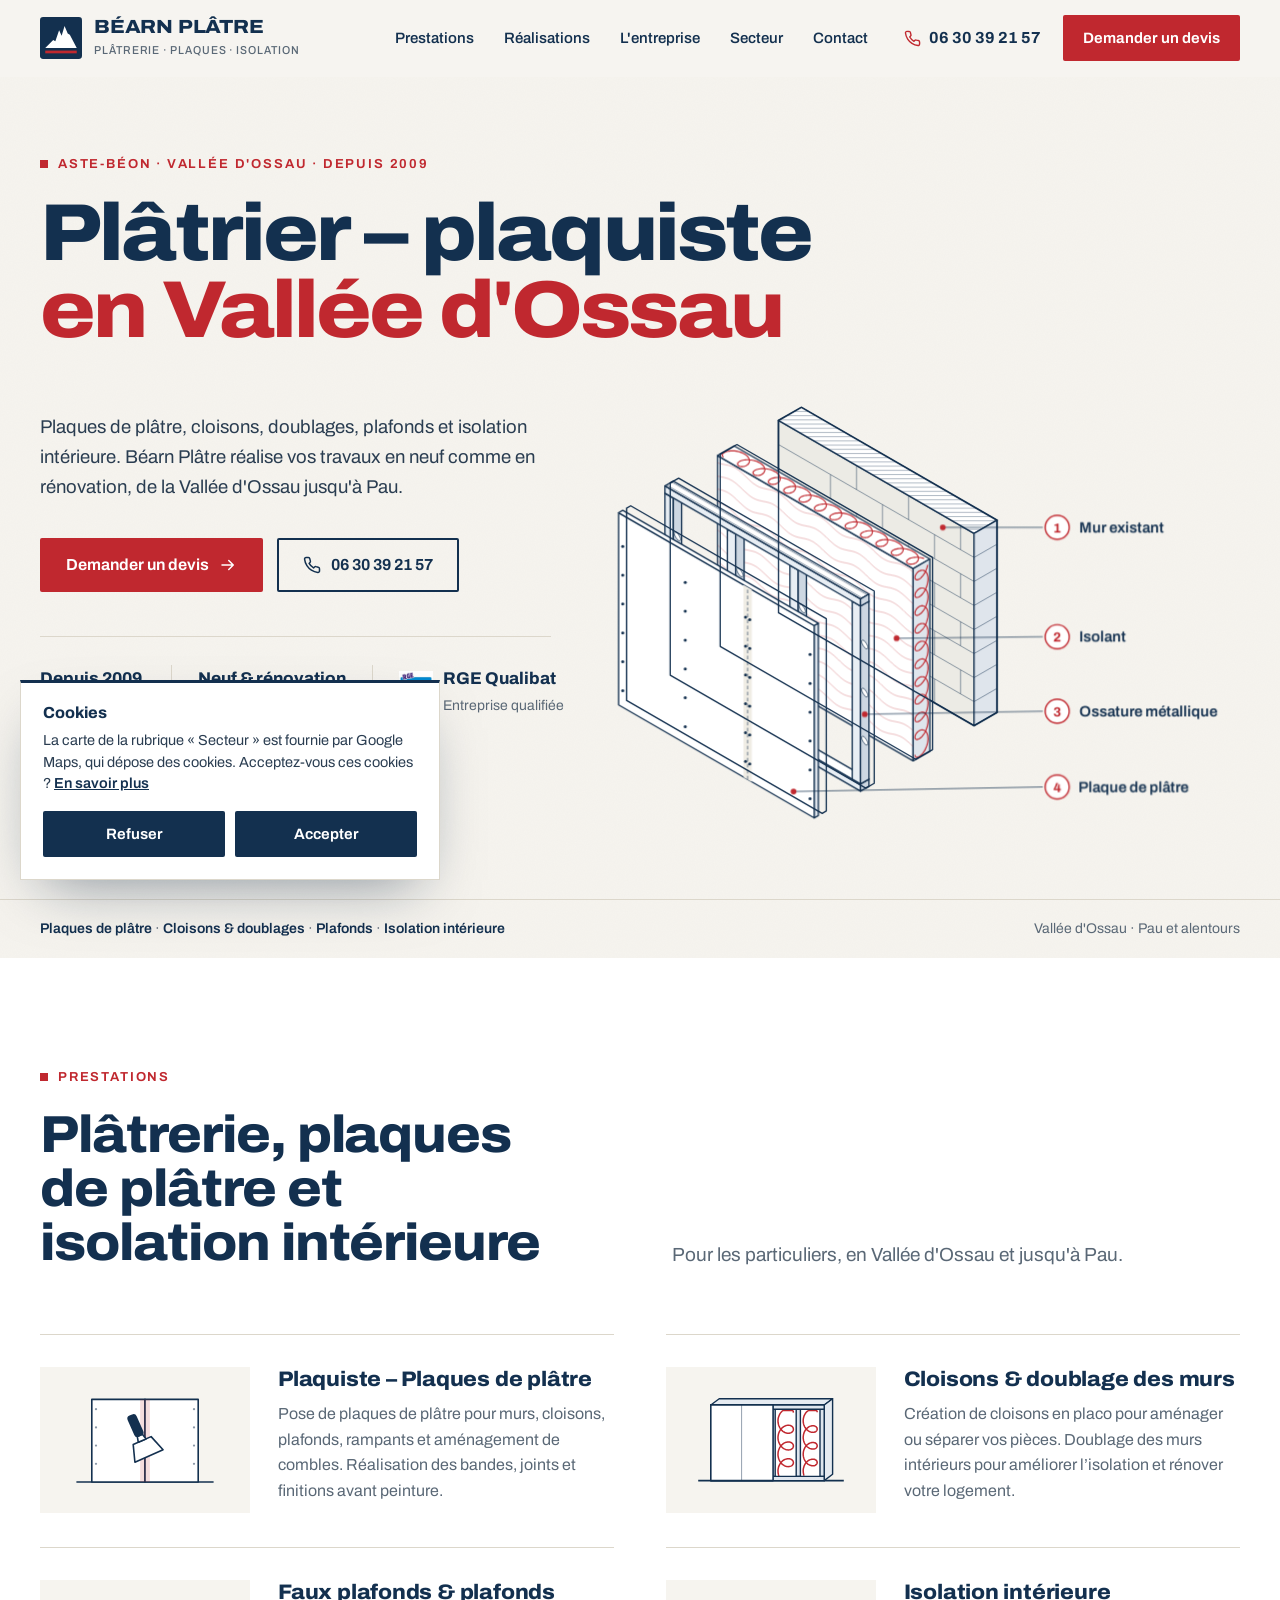
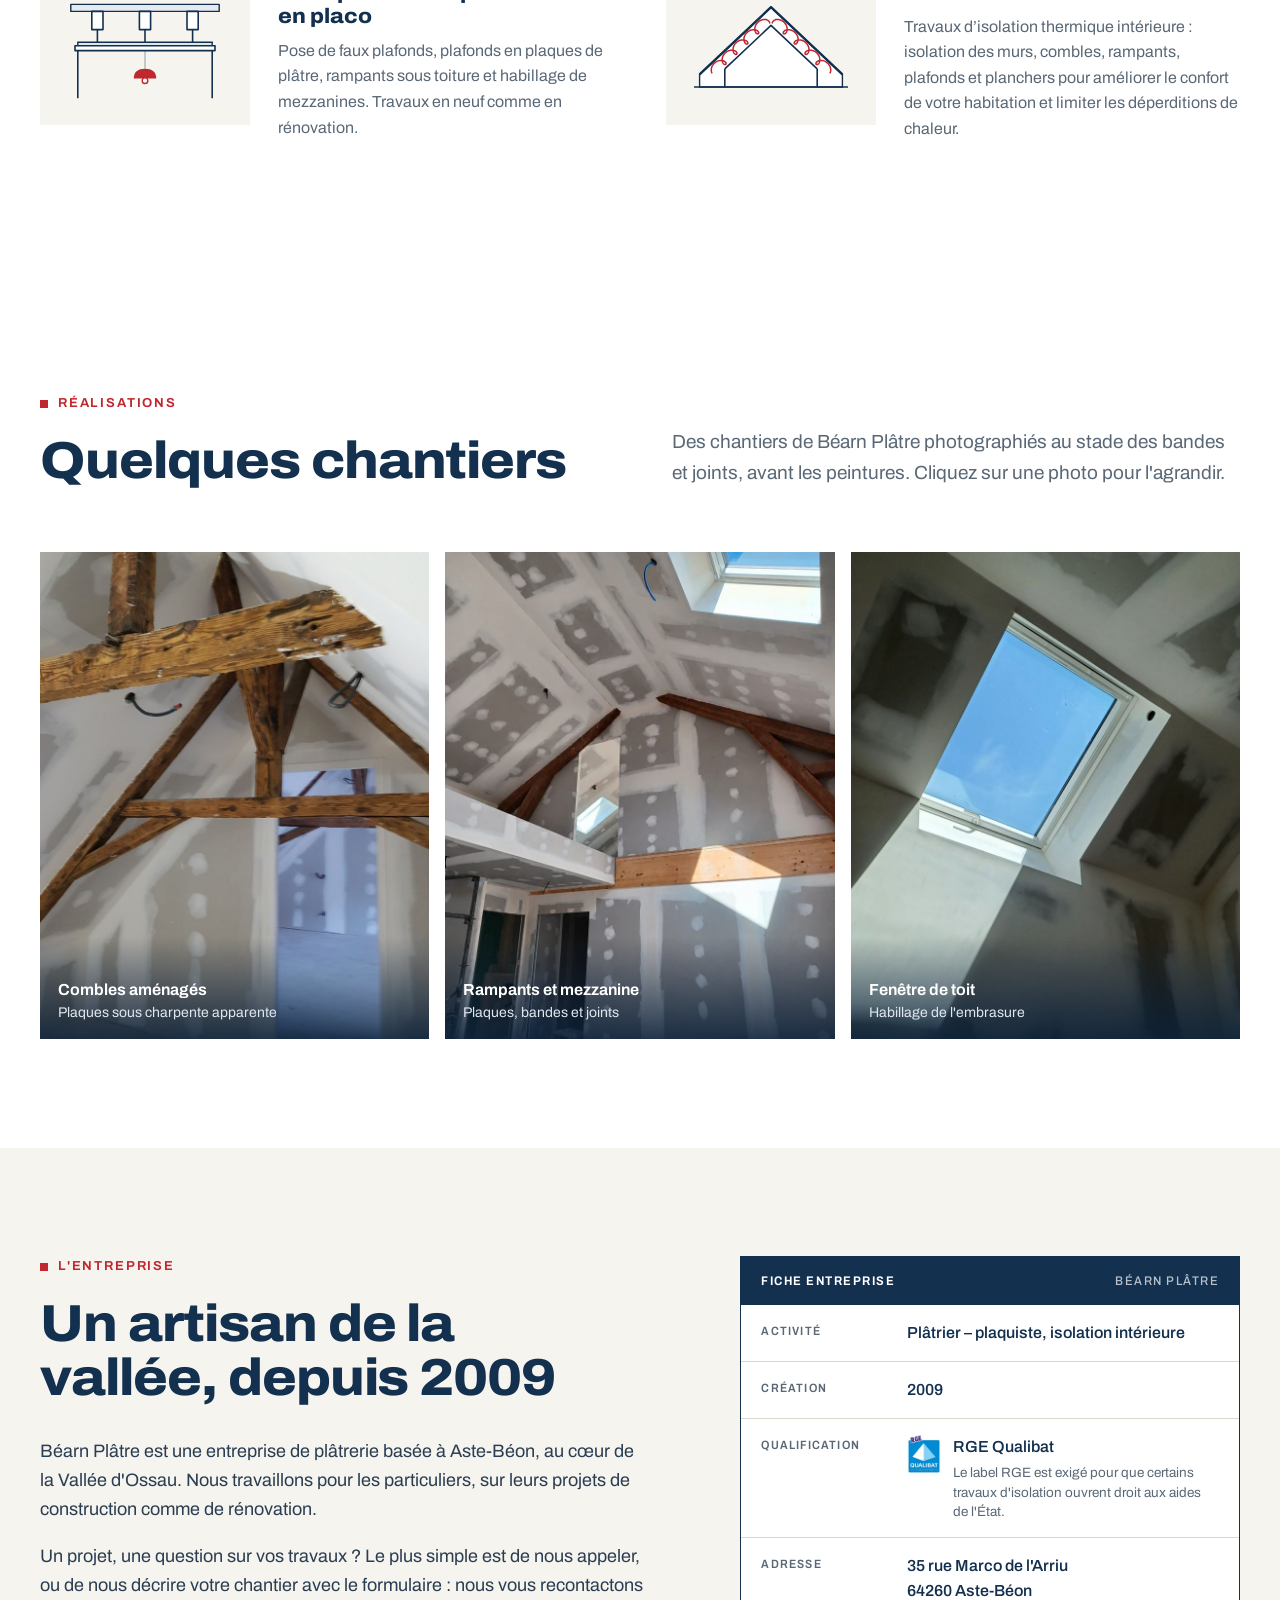
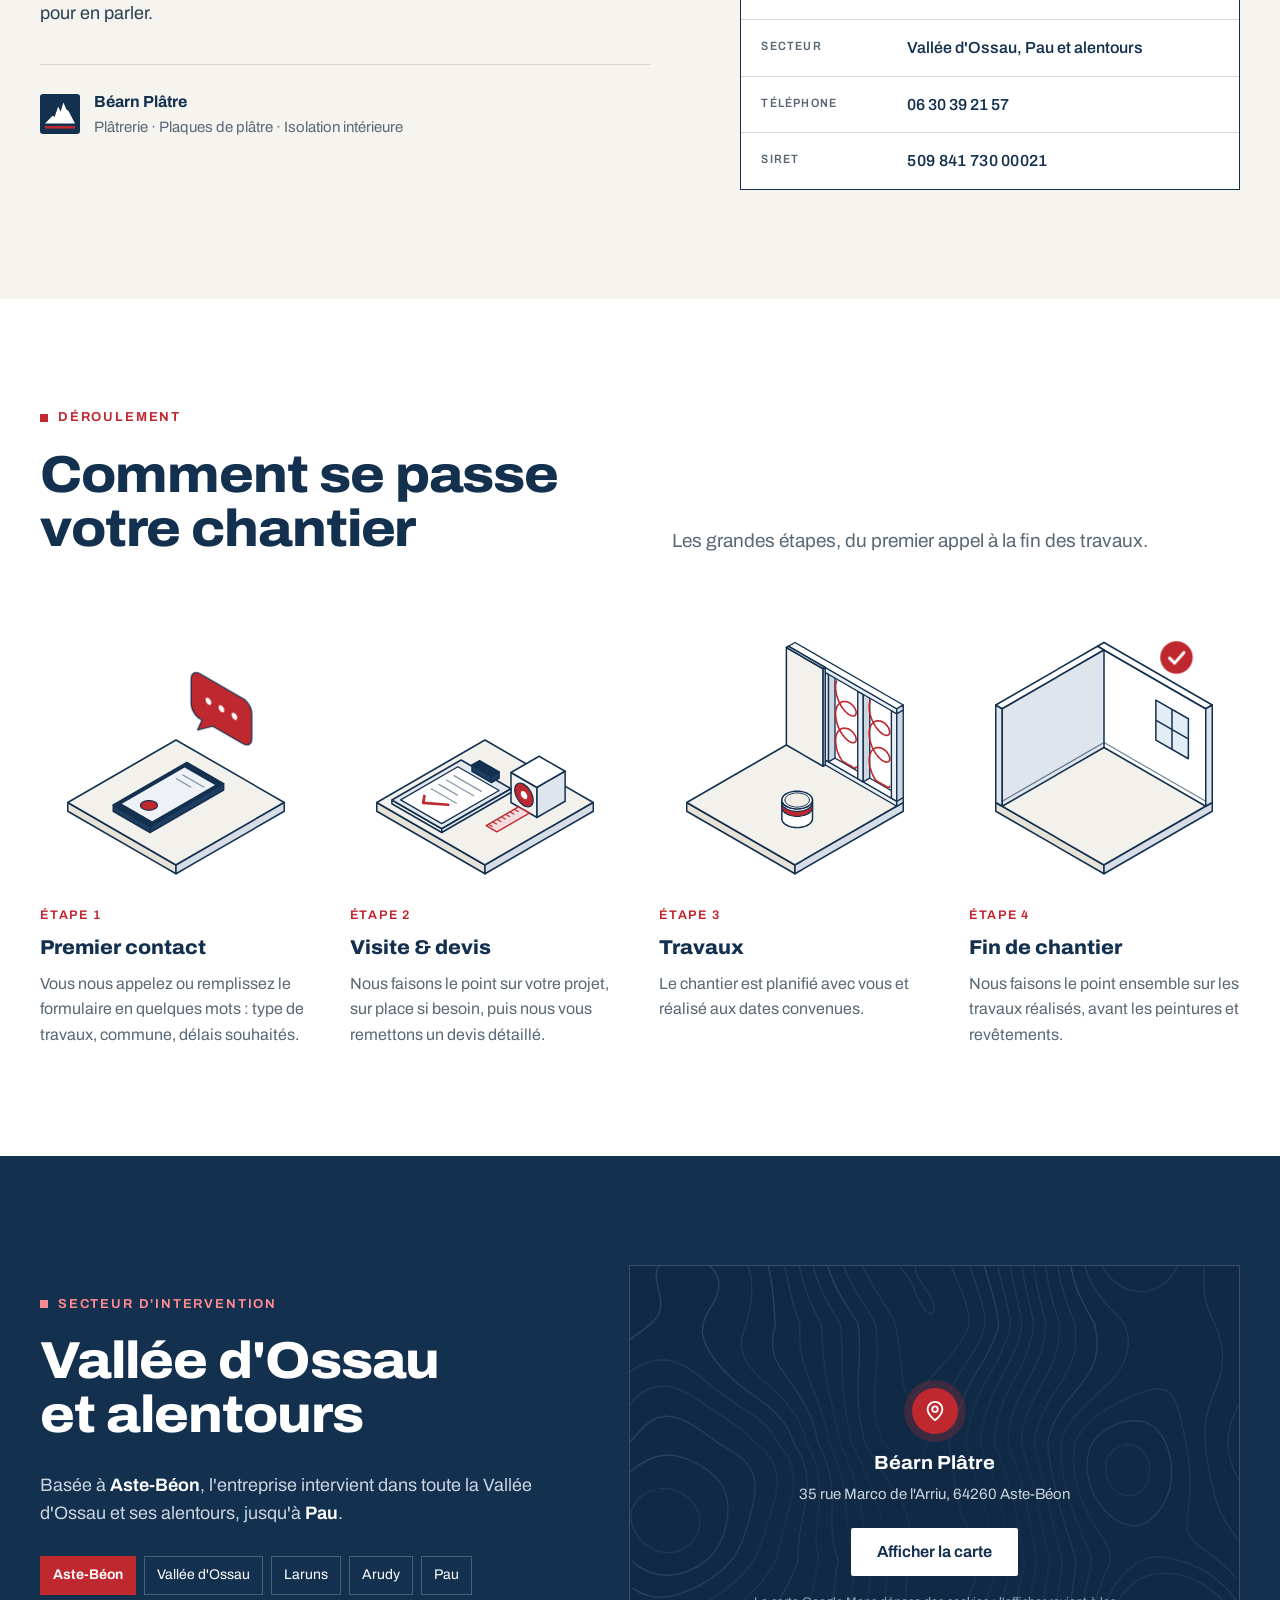
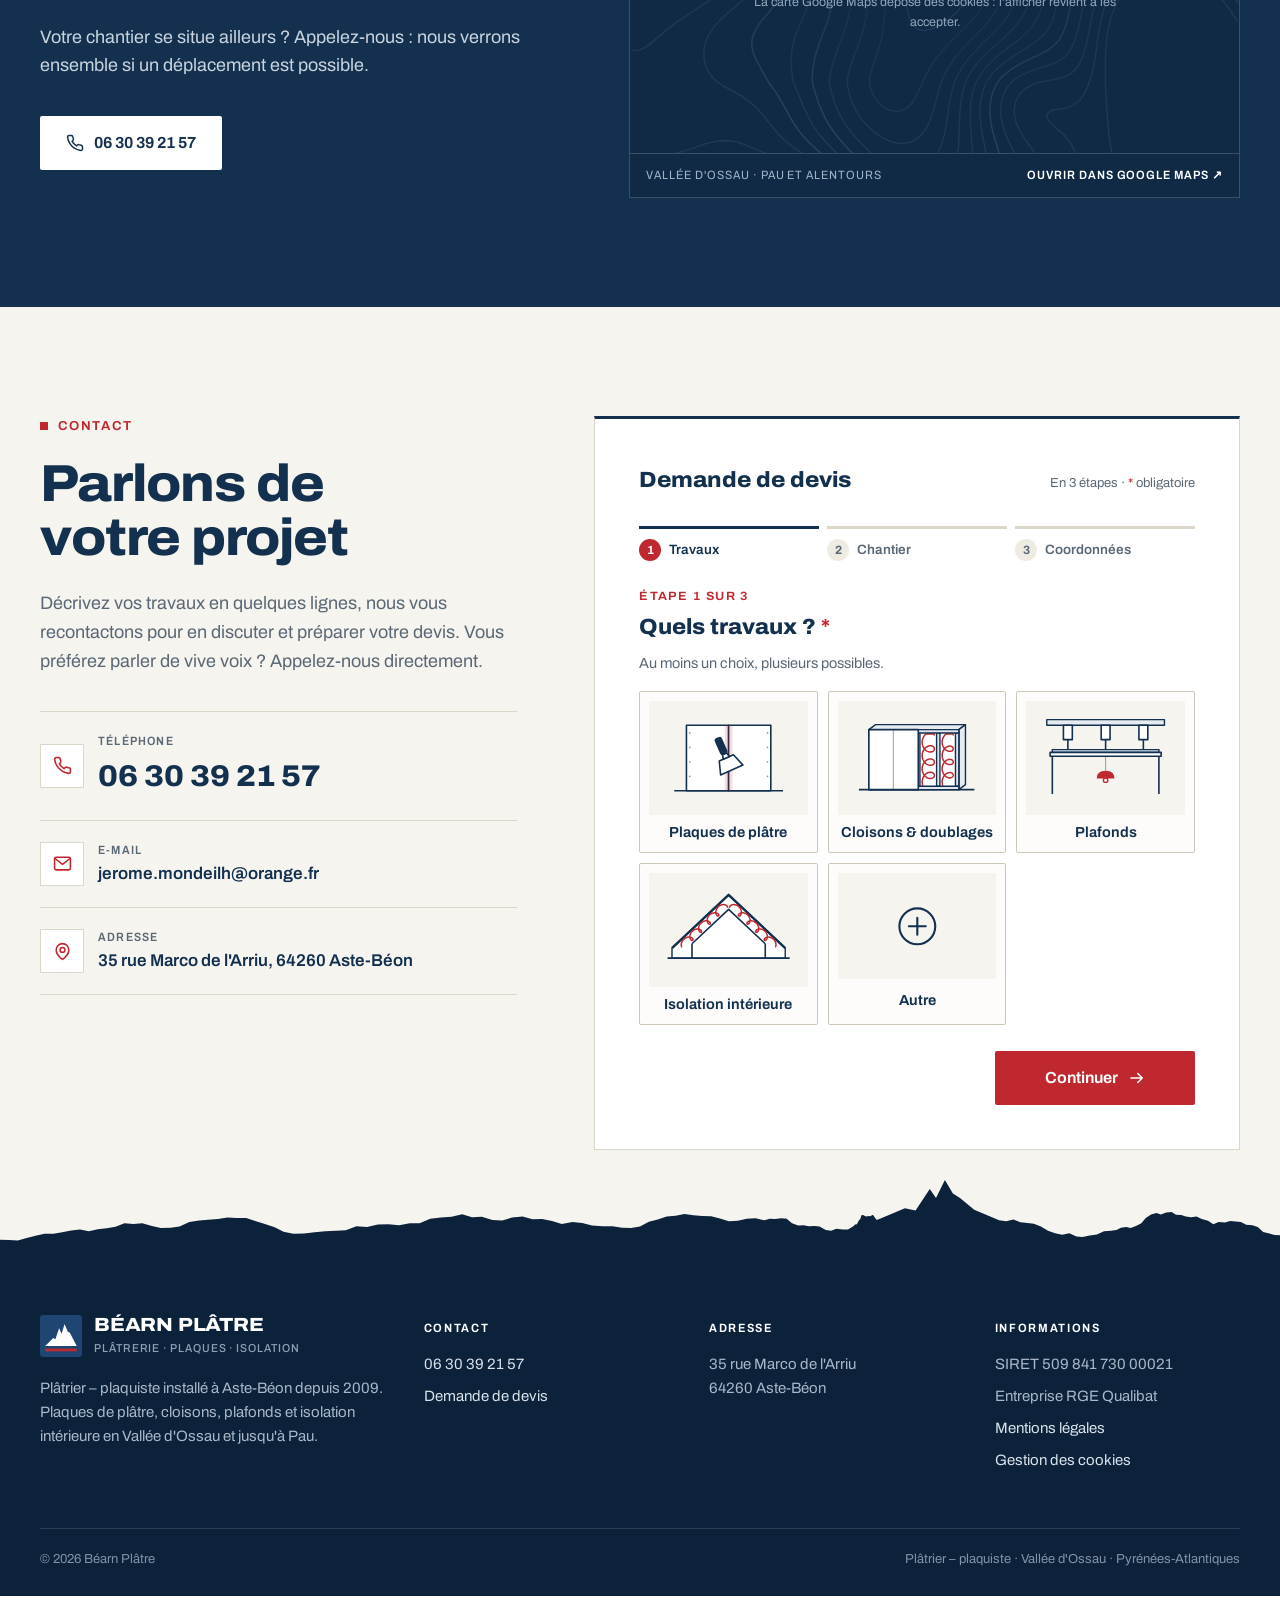
<file: bearn-platre-site/index.html>
<!doctype html>
<html lang="fr">
<head>
<meta charset="utf-8">
<meta name="viewport" content="width=device-width, initial-scale=1">
<title>Plâtrier plaquiste en Vallée d'Ossau et à Pau | Béarn Plâtre</title>
<meta name="description" content="Plâtrier-plaquiste RGE Qualibat à Aste-Béon depuis 2009 : placo, cloisons, doublages, faux plafonds, combles aménagés, isolation. Vallée d'Ossau et Pau.">
<meta name="theme-color" content="#13304f">
<meta property="og:type" content="website">
<meta property="og:locale" content="fr_FR">
<meta property="og:title" content="Béarn Plâtre — Plâtrier plaquiste en Vallée d'Ossau">
<meta property="og:description" content="Plaques de plâtre, cloisons, plafonds et isolation intérieure. Aste-Béon (64), depuis 2009.">
<!-- À la mise en ligne : remplacer par l'adresse complète, ex. https://www.bearn-platre.fr/assets/partage.png -->
<meta property="og:image" content="assets/partage.png">
<link rel="icon" href="assets/favicon.svg" type="image/svg+xml">
<link rel="apple-touch-icon" href="assets/apple-touch-icon.png">
<link rel="preload" href="assets/fonts/archivo-var.woff2" as="font" type="font/woff2" crossorigin>
<link rel="stylesheet" href="assets/style.css">
<script>document.documentElement.classList.add("js")</script>
<script type="application/ld+json">
{
  "@context": "https://schema.org",
  "@type": "HomeAndConstructionBusiness",
  "name": "Béarn Plâtre",
  "description": "Plâtrier-plaquiste : plaques de plâtre, cloisons, doublages, plafonds et isolation intérieure.",
  "telephone": "+33 6 30 39 21 57",
  "foundingDate": "2009",
  "hasCredential": { "@type": "EducationalOccupationalCredential", "credentialCategory": "certification", "name": "RGE Qualibat" },
  "address": {
    "@type": "PostalAddress",
    "streetAddress": "35 rue Marco de l'Arriu",
    "postalCode": "64260",
    "addressLocality": "Aste-Béon",
    "addressRegion": "Pyrénées-Atlantiques",
    "addressCountry": "FR"
  },
  "areaServed": ["Vallée d'Ossau", "Aste-Béon", "Laruns", "Arudy", "Pau"]
}
</script>
</head>
<body>
<svg width="0" height="0" style="position:absolute" aria-hidden="true" focusable="false">
  <symbol id="mark" viewBox="0 0 40 40">
    <rect width="40" height="40" rx="3" style="fill:var(--mark-bg,#13304f)"/>
    <path d="M5 29.5 12.6 21.8 14.6 23 18.2 12.6 20.6 17.8 23.4 8.6 26.4 15.6 28.4 16.8 35 29.5Z" fill="#fff"/>
    <rect x="5" y="32" width="30" height="2.6" fill="#c0282f"/>
  </symbol>
  <symbol id="i-phone" viewBox="0 0 24 24"><path fill="none" stroke="currentColor" stroke-width="2" stroke-linecap="round" stroke-linejoin="round" d="M22 16.9v3a2 2 0 0 1-2.2 2 19.8 19.8 0 0 1-8.6-3.1 19.5 19.5 0 0 1-6-6A19.8 19.8 0 0 1 2.1 4.2 2 2 0 0 1 4.1 2h3a2 2 0 0 1 2 1.7c.1 1 .4 1.9.7 2.8a2 2 0 0 1-.5 2.1L8.1 9.9a16 16 0 0 0 6 6l1.3-1.3a2 2 0 0 1 2.1-.4c.9.3 1.8.6 2.8.7a2 2 0 0 1 1.7 2z"/></symbol>
  <symbol id="i-mail" viewBox="0 0 24 24"><g fill="none" stroke="currentColor" stroke-width="2" stroke-linecap="round" stroke-linejoin="round"><rect x="2" y="4" width="20" height="16" rx="2"/><path d="m3 6 9 7 9-7"/></g></symbol>
  <symbol id="i-pin" viewBox="0 0 24 24"><g fill="none" stroke="currentColor" stroke-width="2" stroke-linecap="round" stroke-linejoin="round"><path d="M20 10c0 6-8 12-8 12s-8-6-8-12a8 8 0 0 1 16 0z"/><circle cx="12" cy="10" r="3"/></g></symbol>
  <symbol id="i-arrow" viewBox="0 0 24 24"><path fill="none" stroke="currentColor" stroke-width="2" stroke-linecap="round" stroke-linejoin="round" d="M4 12h15M13 6l6 6-6 6"/></symbol>
  <symbol id="i-camera" viewBox="0 0 24 24"><g fill="none" stroke="currentColor" stroke-width="1.6" stroke-linecap="round" stroke-linejoin="round"><path d="M23 19a2 2 0 0 1-2 2H3a2 2 0 0 1-2-2V8a2 2 0 0 1 2-2h4l2-3h6l2 3h4a2 2 0 0 1 2 2z"/><circle cx="12" cy="13" r="4"/></g></symbol>
  <symbol id="i-file" viewBox="0 0 24 24"><g fill="none" stroke="currentColor" stroke-width="2" stroke-linecap="round" stroke-linejoin="round"><path d="M14 2H6a2 2 0 0 0-2 2v16a2 2 0 0 0 2 2h12a2 2 0 0 0 2-2V8z"/><path d="M14 2v6h6M8 13h8M8 17h5"/></g></symbol>
</svg>
<a class="skip" href="#contenu">Aller au contenu</a>

<header class="site-header" id="top">
  <div class="wrap header-inner">
    <a class="brand" href="#top" aria-label="Béarn Plâtre — accueil">
      <svg class="brand-mark" aria-hidden="true"><use href="#mark"/></svg>
      <span>
        <span class="brand-name">Béarn Plâtre</span>
        <span class="brand-tag">Plâtrerie · Plaques · Isolation</span>
      </span>
    </a>

    <nav class="main-nav" id="main-nav" aria-label="Navigation principale">
      <a href="#prestations">Prestations</a>
      <a href="#realisations">Réalisations</a>
      <a href="#entreprise">L'entreprise</a>
      <a href="#secteur">Secteur</a>
      <a href="#contact">Contact</a>
      <div class="nav-extra">
        <a class="btn btn-red" href="#contact">Demander un devis <svg class="arrow" aria-hidden="true"><use href="#i-arrow"/></svg></a>
        <a class="btn btn-line" href="tel:+33630392157"><svg aria-hidden="true"><use href="#i-phone"/></svg> 06 30 39 21 57</a>
      </div>
    </nav>

    <div class="header-cta">
      <a class="header-phone" href="tel:+33630392157"><svg aria-hidden="true"><use href="#i-phone"/></svg>06 30 39 21 57</a>
      <a class="btn btn-red" href="#contact">Demander un devis</a>
    </div>

    <button class="menu-toggle" type="button" aria-expanded="false" aria-controls="main-nav">
      <span></span><span></span><span></span>
      <span class="visually-hidden">Menu</span>
    </button>
  </div>
</header>

<main id="contenu">

  <!-- ============ ACCUEIL ============ -->
  <section class="hero" aria-labelledby="hero-title">
    <div class="wrap hero-grid">
      <div class="hero-head">
        <p class="eyebrow"><span>Aste-Béon · Vallée d'Ossau<span class="hide-sm"> · depuis 2009</span></span></p>
        <h1 id="hero-title"><span class="line-1">Plâtrier – plaquiste</span> <span class="line-2">en Vallée d'Ossau</span></h1>
      </div>
      <div class="hero-copy">
        <p class="hero-lead">Plaques de plâtre, cloisons, doublages, plafonds et isolation intérieure. Béarn Plâtre réalise vos travaux en neuf comme en rénovation, de la Vallée d'Ossau jusqu'à Pau.</p>
        <div class="hero-actions">
          <a class="btn btn-red" href="#contact">Demander un devis <svg class="arrow" aria-hidden="true"><use href="#i-arrow"/></svg></a>
          <a class="btn btn-line" href="tel:+33630392157"><svg aria-hidden="true"><use href="#i-phone"/></svg> 06 30 39 21 57</a>
        </div>
        <ul class="hero-facts">
          <li><b>Depuis 2009</b><span>Entreprise locale</span></li>
          <li><b>Neuf &amp; rénovation</b><span>Pour les particuliers</span></li>
          <li class="fact-rge"><img src="assets/rge-qualibat.png" alt="Logo RGE Qualibat" width="34" height="40"><span><b>RGE Qualibat</b><span>Entreprise qualifiée</span></span></li>
        </ul>
      </div>

      <figure class="sheet" aria-label="Schéma d'un doublage isolé : mur existant, isolant, ossature métallique et plaque de plâtre">
        <div class="sheet-art">
          <svg class="art" id="hero-art" viewBox="4 8 520 356" aria-hidden="true">
<g class="layer l1" data-layer="1"><g class="px">
<polygon class="f-wall" points="140.0,190.0 302.8,284.0 302.8,124.0 140.0,30.0"/>
<polygon class="f-top" points="159.1,19.0 321.9,113.0 302.8,124.0 140.0,30.0"/>
<polygon class="f-side" points="321.9,273.0 302.8,284.0 302.8,124.0 321.9,113.0"/>
<line class="ln-thin" x1="140.0" y1="170.0" x2="302.8" y2="264.0"/>
<line class="ln-thin" x1="321.9" y1="253.0" x2="302.8" y2="264.0"/>
<line class="ln-thin" x1="140.0" y1="150.0" x2="302.8" y2="244.0"/>
<line class="ln-thin" x1="321.9" y1="233.0" x2="302.8" y2="244.0"/>
<line class="ln-thin" x1="140.0" y1="130.0" x2="302.8" y2="224.0"/>
<line class="ln-thin" x1="321.9" y1="213.0" x2="302.8" y2="224.0"/>
<line class="ln-thin" x1="140.0" y1="110.0" x2="302.8" y2="204.0"/>
<line class="ln-thin" x1="321.9" y1="193.0" x2="302.8" y2="204.0"/>
<line class="ln-thin" x1="140.0" y1="90.0" x2="302.8" y2="184.0"/>
<line class="ln-thin" x1="321.9" y1="173.0" x2="302.8" y2="184.0"/>
<line class="ln-thin" x1="140.0" y1="70.0" x2="302.8" y2="164.0"/>
<line class="ln-thin" x1="321.9" y1="153.0" x2="302.8" y2="164.0"/>
<line class="ln-thin" x1="140.0" y1="50.0" x2="302.8" y2="144.0"/>
<line class="ln-thin" x1="321.9" y1="133.0" x2="302.8" y2="144.0"/>
<line class="ln-thin" x1="183.3" y1="215.0" x2="183.3" y2="195.0"/>
<line class="ln-thin" x1="226.6" y1="240.0" x2="226.6" y2="220.0"/>
<line class="ln-thin" x1="269.9" y1="265.0" x2="269.9" y2="245.0"/>
<line class="ln-thin" x1="205.0" y1="207.5" x2="205.0" y2="187.5"/>
<line class="ln-thin" x1="248.3" y1="232.5" x2="248.3" y2="212.5"/>
<line class="ln-thin" x1="291.6" y1="257.5" x2="291.6" y2="237.5"/>
<line class="ln-thin" x1="183.3" y1="175.0" x2="183.3" y2="155.0"/>
<line class="ln-thin" x1="226.6" y1="200.0" x2="226.6" y2="180.0"/>
<line class="ln-thin" x1="269.9" y1="225.0" x2="269.9" y2="205.0"/>
<line class="ln-thin" x1="205.0" y1="167.5" x2="205.0" y2="147.5"/>
<line class="ln-thin" x1="248.3" y1="192.5" x2="248.3" y2="172.5"/>
<line class="ln-thin" x1="291.6" y1="217.5" x2="291.6" y2="197.5"/>
<line class="ln-thin" x1="183.3" y1="135.0" x2="183.3" y2="115.0"/>
<line class="ln-thin" x1="226.6" y1="160.0" x2="226.6" y2="140.0"/>
<line class="ln-thin" x1="269.9" y1="185.0" x2="269.9" y2="165.0"/>
<line class="ln-thin" x1="205.0" y1="127.5" x2="205.0" y2="107.5"/>
<line class="ln-thin" x1="248.3" y1="152.5" x2="248.3" y2="132.5"/>
<line class="ln-thin" x1="291.6" y1="177.5" x2="291.6" y2="157.5"/>
<line class="ln-thin" x1="183.3" y1="95.0" x2="183.3" y2="75.0"/>
<line class="ln-thin" x1="226.6" y1="120.0" x2="226.6" y2="100.0"/>
<line class="ln-thin" x1="269.9" y1="145.0" x2="269.9" y2="125.0"/>
<line class="ln-thin" x1="205.0" y1="87.5" x2="205.0" y2="67.5"/>
<line class="ln-thin" x1="248.3" y1="112.5" x2="248.3" y2="92.5"/>
<line class="ln-thin" x1="291.6" y1="137.5" x2="291.6" y2="117.5"/>
<line class="hatch" x1="153.0" y1="22.5" x2="165.1" y2="22.5"/>
<line class="hatch" x1="146.9" y1="26.0" x2="171.2" y2="26.0"/>
<line class="hatch" x1="140.9" y1="29.5" x2="177.2" y2="29.5"/>
<line class="hatch" x1="145.2" y1="33.0" x2="183.3" y2="33.0"/>
<line class="hatch" x1="151.3" y1="36.5" x2="189.4" y2="36.5"/>
<line class="hatch" x1="157.3" y1="40.0" x2="195.4" y2="40.0"/>
<line class="hatch" x1="163.4" y1="43.5" x2="201.5" y2="43.5"/>
<line class="hatch" x1="169.4" y1="47.0" x2="207.5" y2="47.0"/>
<line class="hatch" x1="175.5" y1="50.5" x2="213.6" y2="50.5"/>
<line class="hatch" x1="181.6" y1="54.0" x2="219.7" y2="54.0"/>
<line class="hatch" x1="187.6" y1="57.5" x2="225.7" y2="57.5"/>
<line class="hatch" x1="193.7" y1="61.0" x2="231.8" y2="61.0"/>
<line class="hatch" x1="199.8" y1="64.5" x2="237.9" y2="64.5"/>
<line class="hatch" x1="205.8" y1="68.0" x2="243.9" y2="68.0"/>
<line class="hatch" x1="211.9" y1="71.5" x2="250.0" y2="71.5"/>
<line class="hatch" x1="217.9" y1="75.0" x2="256.0" y2="75.0"/>
<line class="hatch" x1="224.0" y1="78.5" x2="262.1" y2="78.5"/>
<line class="hatch" x1="230.1" y1="82.0" x2="268.2" y2="82.0"/>
<line class="hatch" x1="236.1" y1="85.5" x2="274.2" y2="85.5"/>
<line class="hatch" x1="242.2" y1="89.0" x2="280.3" y2="89.0"/>
<line class="hatch" x1="248.3" y1="92.5" x2="286.4" y2="92.5"/>
<line class="hatch" x1="254.3" y1="96.0" x2="292.4" y2="96.0"/>
<line class="hatch" x1="260.4" y1="99.5" x2="298.5" y2="99.5"/>
<line class="hatch" x1="266.4" y1="103.0" x2="304.5" y2="103.0"/>
<line class="hatch" x1="272.5" y1="106.5" x2="310.6" y2="106.5"/>
<line class="hatch" x1="278.6" y1="110.0" x2="316.7" y2="110.0"/>
<line class="hatch" x1="284.6" y1="113.5" x2="321.0" y2="113.5"/>
<line class="hatch" x1="290.7" y1="117.0" x2="314.9" y2="117.0"/>
<line class="hatch" x1="296.8" y1="120.5" x2="308.9" y2="120.5"/>
</g></g>
<g class="layer l2" data-layer="2"><g class="px">
<polygon class="f-insul" points="91.5,218.0 254.3,312.0 254.3,152.0 91.5,58.0"/>
<polygon class="f-top" points="105.4,50.0 268.2,144.0 254.3,152.0 91.5,58.0"/>
<polygon class="f-side" points="268.2,304.0 254.3,312.0 254.3,152.0 268.2,144.0"/>
<path class="fiber" d="M91.5,207.2 L93.2,207.6 L95.0,207.9 L96.7,208.2 L98.4,208.6 L100.2,209.2 L101.9,209.9 L103.6,210.8 L105.4,211.9 L107.1,213.2 L108.8,214.7 L110.6,216.3 L112.3,218.0 L114.0,219.6 L115.8,221.2 L117.5,222.7 L119.2,224.1 L120.9,225.2 L122.7,226.1 L124.4,226.9 L126.1,227.4 L127.9,227.8 L129.6,228.2 L131.3,228.5 L133.1,228.9 L134.8,229.4 L136.5,230.0 L138.3,230.8 L140.0,231.8 L141.7,233.1 L143.5,234.5 L145.2,236.0 L146.9,237.7 L148.7,239.4 L150.4,241.0 L152.1,242.5 L153.9,243.9 L155.6,245.2 L157.3,246.2 L159.1,247.0 L160.8,247.6 L162.5,248.1 L164.2,248.5 L166.0,248.8 L167.7,249.1 L169.4,249.6 L171.2,250.1 L172.9,250.9 L174.6,251.8 L176.4,253.0 L178.1,254.3 L179.8,255.8 L181.6,257.4 L183.3,259.1 L185.0,260.7 L186.8,262.3 L188.5,263.8 L190.2,265.1 L192.0,266.2 L193.7,267.1 L195.4,267.8 L197.2,268.3 L198.9,268.7 L200.6,269.1 L202.4,269.4 L204.1,269.8 L205.8,270.3 L207.5,270.9 L209.3,271.8 L211.0,272.9 L212.7,274.1 L214.5,275.6 L216.2,277.1 L217.9,278.8 L219.7,280.5 L221.4,282.1 L223.1,283.6 L224.9,285.0 L226.6,286.2 L228.3,287.2 L230.1,287.9 L231.8,288.5 L233.5,289.0 L235.3,289.4 L237.0,289.7 L238.7,290.0 L240.5,290.5 L242.2,291.1 L243.9,291.8 L245.7,292.8 L247.4,294.0 L249.1,295.4 L250.9,296.9 L252.6,298.5 L254.3,300.2"/>
<path class="fiber" d="M91.5,196.0 L93.2,196.6 L95.0,197.1 L96.7,197.5 L98.4,197.8 L100.2,198.1 L101.9,198.6 L103.6,199.1 L105.4,199.9 L107.1,200.8 L108.8,202.0 L110.6,203.3 L112.3,204.8 L114.0,206.4 L115.8,208.1 L117.5,209.7 L119.2,211.3 L120.9,212.8 L122.7,214.1 L124.4,215.2 L126.1,216.1 L127.9,216.8 L129.6,217.3 L131.3,217.7 L133.1,218.1 L134.8,218.4 L136.5,218.8 L138.3,219.3 L140.0,219.9 L141.7,220.8 L143.5,221.9 L145.2,223.1 L146.9,224.6 L148.7,226.1 L150.4,227.8 L152.1,229.5 L153.9,231.1 L155.6,232.6 L157.3,234.0 L159.1,235.2 L160.8,236.2 L162.5,236.9 L164.2,237.5 L166.0,238.0 L167.7,238.4 L169.4,238.7 L171.2,239.0 L172.9,239.5 L174.6,240.1 L176.4,240.8 L178.1,241.8 L179.8,243.0 L181.6,244.4 L183.3,245.9 L185.0,247.5 L186.8,249.2 L188.5,250.8 L190.2,252.4 L192.0,253.9 L193.7,255.1 L195.4,256.2 L197.2,257.1 L198.9,257.7 L200.6,258.2 L202.4,258.6 L204.1,259.0 L205.8,259.3 L207.5,259.7 L209.3,260.2 L211.0,260.9 L212.7,261.8 L214.5,262.9 L216.2,264.2 L217.9,265.6 L219.7,267.2 L221.4,268.9 L223.1,270.6 L224.9,272.2 L226.6,273.7 L228.3,275.0 L230.1,276.2 L231.8,277.1 L233.5,277.9 L235.3,278.5 L237.0,278.9 L238.7,279.2 L240.5,279.6 L242.2,279.9 L243.9,280.4 L245.7,281.0 L247.4,281.8 L249.1,282.8 L250.9,284.0 L252.6,285.4 L254.3,287.0"/>
<path class="fiber" d="M91.5,184.2 L93.2,185.2 L95.0,185.9 L96.7,186.5 L98.4,187.0 L100.2,187.4 L101.9,187.7 L103.6,188.0 L105.4,188.5 L107.1,189.1 L108.8,189.8 L110.6,190.8 L112.3,192.0 L114.0,193.4 L115.8,194.9 L117.5,196.5 L119.2,198.2 L120.9,199.8 L122.7,201.4 L124.4,202.9 L126.1,204.1 L127.9,205.2 L129.6,206.1 L131.3,206.7 L133.1,207.2 L134.8,207.6 L136.5,208.0 L138.3,208.3 L140.0,208.7 L141.7,209.2 L143.5,209.9 L145.2,210.8 L146.9,211.9 L148.7,213.2 L150.4,214.6 L152.1,216.2 L153.9,217.9 L155.6,219.6 L157.3,221.2 L159.1,222.7 L160.8,224.0 L162.5,225.2 L164.2,226.1 L166.0,226.9 L167.7,227.5 L169.4,227.9 L171.2,228.2 L172.9,228.6 L174.6,228.9 L176.4,229.4 L178.1,230.0 L179.8,230.8 L181.6,231.8 L183.3,233.0 L185.0,234.4 L186.8,236.0 L188.5,237.6 L190.2,239.3 L192.0,240.9 L193.7,242.5 L195.4,243.9 L197.2,245.2 L198.9,246.2 L200.6,247.0 L202.4,247.7 L204.1,248.1 L205.8,248.5 L207.5,248.9 L209.3,249.2 L211.0,249.6 L212.7,250.2 L214.5,250.9 L216.2,251.8 L217.9,252.9 L219.7,254.2 L221.4,255.7 L223.1,257.3 L224.9,259.0 L226.6,260.7 L228.3,262.3 L230.1,263.8 L231.8,265.1 L233.5,266.2 L235.3,267.1 L237.0,267.8 L238.7,268.4 L240.5,268.8 L242.2,269.1 L243.9,269.5 L245.7,269.8 L247.4,270.3 L249.1,271.0 L250.9,271.8 L252.6,272.8 L254.3,274.1"/>
<path class="fiber" d="M91.5,171.7 L93.2,173.0 L95.0,174.2 L96.7,175.1 L98.4,175.9 L100.2,176.5 L101.9,176.9 L103.6,177.2 L105.4,177.6 L107.1,177.9 L108.8,178.4 L110.6,179.0 L112.3,179.8 L114.0,180.8 L115.8,182.0 L117.5,183.4 L119.2,185.0 L120.9,186.6 L122.7,188.3 L124.4,189.9 L126.1,191.5 L127.9,192.9 L129.6,194.2 L131.3,195.2 L133.1,196.0 L134.8,196.7 L136.5,197.1 L138.3,197.5 L140.0,197.9 L141.7,198.2 L143.5,198.6 L145.2,199.2 L146.9,199.9 L148.7,200.8 L150.4,201.9 L152.1,203.2 L153.9,204.7 L155.6,206.3 L157.3,208.0 L159.1,209.7 L160.8,211.3 L162.5,212.8 L164.2,214.1 L166.0,215.2 L167.7,216.1 L169.4,216.8 L171.2,217.4 L172.9,217.8 L174.6,218.1 L176.4,218.5 L178.1,218.8 L179.8,219.3 L181.6,220.0 L183.3,220.8 L185.0,221.8 L186.8,223.1 L188.5,224.5 L190.2,226.1 L192.0,227.7 L193.7,229.4 L195.4,231.0 L197.2,232.6 L198.9,234.0 L200.6,235.2 L202.4,236.2 L204.1,237.0 L205.8,237.6 L207.5,238.1 L209.3,238.4 L211.0,238.7 L212.7,239.1 L214.5,239.5 L216.2,240.1 L217.9,240.9 L219.7,241.8 L221.4,243.0 L223.1,244.3 L224.9,245.8 L226.6,247.4 L228.3,249.1 L230.1,250.8 L231.8,252.4 L233.5,253.8 L235.3,255.1 L237.0,256.2 L238.7,257.1 L240.5,257.8 L242.2,258.3 L243.9,258.7 L245.7,259.0 L247.4,259.4 L249.1,259.8 L250.9,260.3 L252.6,260.9 L254.3,261.8"/>
<path class="fiber" d="M91.5,158.7 L93.2,160.3 L95.0,161.8 L96.7,163.1 L98.4,164.2 L100.2,165.1 L101.9,165.8 L103.6,166.4 L105.4,166.8 L107.1,167.1 L108.8,167.5 L110.6,167.8 L112.3,168.3 L114.0,169.0 L115.8,169.8 L117.5,170.8 L119.2,172.1 L120.9,173.5 L122.7,175.1 L124.4,176.7 L126.1,178.4 L127.9,180.0 L129.6,181.6 L131.3,183.0 L133.1,184.2 L134.8,185.2 L136.5,186.0 L138.3,186.6 L140.0,187.1 L141.7,187.4 L143.5,187.7 L145.2,188.1 L146.9,188.5 L148.7,189.1 L150.4,189.9 L152.1,190.8 L153.9,192.0 L155.6,193.3 L157.3,194.8 L159.1,196.4 L160.8,198.1 L162.5,199.8 L164.2,201.4 L166.0,202.8 L167.7,204.1 L169.4,205.2 L171.2,206.1 L172.9,206.8 L174.6,207.3 L176.4,207.7 L178.1,208.0 L179.8,208.4 L181.6,208.8 L183.3,209.3 L185.0,209.9 L186.8,210.8 L188.5,211.9 L190.2,213.1 L192.0,214.6 L193.7,216.2 L195.4,217.8 L197.2,219.5 L198.9,221.1 L200.6,222.6 L202.4,224.0 L204.1,225.2 L205.8,226.2 L207.5,226.9 L209.3,227.5 L211.0,228.0 L212.7,228.3 L214.5,228.6 L216.2,229.0 L217.9,229.5 L219.7,230.1 L221.4,230.8 L223.1,231.8 L224.9,233.0 L226.6,234.4 L228.3,235.9 L230.1,237.5 L231.8,239.2 L233.5,240.9 L235.3,242.4 L237.0,243.9 L238.7,245.1 L240.5,246.2 L242.2,247.0 L243.9,247.7 L245.7,248.2 L247.4,248.6 L249.1,248.9 L250.9,249.3 L252.6,249.7 L254.3,250.2"/>
<path class="fiber" d="M91.5,145.4 L93.2,147.1 L95.0,148.8 L96.7,150.4 L98.4,151.8 L100.2,153.1 L101.9,154.2 L103.6,155.1 L105.4,155.8 L107.1,156.3 L108.8,156.7 L110.6,157.0 L112.3,157.4 L114.0,157.8 L115.8,158.3 L117.5,158.9 L119.2,159.8 L120.9,160.9 L122.7,162.1 L124.4,163.6 L126.1,165.2 L127.9,166.8 L129.6,168.5 L131.3,170.1 L133.1,171.6 L134.8,173.0 L136.5,174.2 L138.3,175.2 L140.0,175.9 L141.7,176.5 L143.5,177.0 L145.2,177.3 L146.9,177.6 L148.7,178.0 L150.4,178.5 L152.1,179.1 L153.9,179.8 L155.6,180.8 L157.3,182.0 L159.1,183.4 L160.8,184.9 L162.5,186.5 L164.2,188.2 L166.0,189.9 L167.7,191.4 L169.4,192.9 L171.2,194.1 L172.9,195.2 L174.6,196.0 L176.4,196.7 L178.1,197.2 L179.8,197.6 L181.6,197.9 L183.3,198.3 L185.0,198.7 L186.8,199.2 L188.5,199.9 L190.2,200.8 L192.0,201.9 L193.7,203.2 L195.4,204.7 L197.2,206.3 L198.9,207.9 L200.6,209.6 L202.4,211.2 L204.1,212.7 L205.8,214.1 L207.5,215.2 L209.3,216.1 L211.0,216.9 L212.7,217.4 L214.5,217.9 L216.2,218.2 L217.9,218.5 L219.7,218.9 L221.4,219.4 L223.1,220.0 L224.9,220.8 L226.6,221.8 L228.3,223.1 L230.1,224.5 L231.8,226.0 L233.5,227.7 L235.3,229.3 L237.0,231.0 L238.7,232.5 L240.5,233.9 L242.2,235.2 L243.9,236.2 L245.7,237.0 L247.4,237.6 L249.1,238.1 L250.9,238.5 L252.6,238.8 L254.3,239.2"/>
<path class="fiber" d="M91.5,132.4 L93.2,133.9 L95.0,135.5 L96.7,137.2 L98.4,138.9 L100.2,140.4 L101.9,141.9 L103.6,143.1 L105.4,144.2 L107.1,145.0 L108.8,145.7 L110.6,146.2 L112.3,146.6 L114.0,146.9 L115.8,147.3 L117.5,147.7 L119.2,148.2 L120.9,148.9 L122.7,149.8 L124.4,150.9 L126.1,152.2 L127.9,153.7 L129.6,155.3 L131.3,156.9 L133.1,158.6 L134.8,160.2 L136.5,161.7 L138.3,163.1 L140.0,164.2 L141.7,165.1 L143.5,165.9 L145.2,166.4 L146.9,166.9 L148.7,167.2 L150.4,167.5 L152.1,167.9 L153.9,168.4 L155.6,169.0 L157.3,169.8 L159.1,170.8 L160.8,172.1 L162.5,173.5 L164.2,175.0 L166.0,176.7 L167.7,178.3 L169.4,180.0 L171.2,181.5 L172.9,182.9 L174.6,184.2 L176.4,185.2 L178.1,186.0 L179.8,186.6 L181.6,187.1 L183.3,187.5 L185.0,187.8 L186.8,188.2 L188.5,188.6 L190.2,189.1 L192.0,189.9 L193.7,190.8 L195.4,191.9 L197.2,193.3 L198.9,194.8 L200.6,196.4 L202.4,198.0 L204.1,199.7 L205.8,201.3 L207.5,202.8 L209.3,204.1 L211.0,205.2 L212.7,206.1 L214.5,206.8 L216.2,207.3 L217.9,207.8 L219.7,208.1 L221.4,208.4 L223.1,208.8 L224.9,209.3 L226.6,210.0 L228.3,210.8 L230.1,211.9 L231.8,213.1 L233.5,214.5 L235.3,216.1 L237.0,217.8 L238.7,219.4 L240.5,221.1 L242.2,222.6 L243.9,224.0 L245.7,225.2 L247.4,226.2 L249.1,227.0 L250.9,227.6 L252.6,228.0 L254.3,228.4"/>
<path class="fiber" d="M91.5,119.8 L93.2,121.1 L95.0,122.5 L96.7,124.0 L98.4,125.7 L100.2,127.3 L101.9,129.0 L103.6,130.5 L105.4,131.9 L107.1,133.2 L108.8,134.2 L110.6,135.0 L112.3,135.6 L114.0,136.1 L115.8,136.5 L117.5,136.8 L119.2,137.2 L120.9,137.6 L122.7,138.1 L124.4,138.9 L126.1,139.8 L127.9,140.9 L129.6,142.3 L131.3,143.8 L133.1,145.4 L134.8,147.0 L136.5,148.7 L138.3,150.3 L140.0,151.8 L141.7,153.1 L143.5,154.2 L145.2,155.1 L146.9,155.8 L148.7,156.3 L150.4,156.8 L152.1,157.1 L153.9,157.4 L155.6,157.8 L157.3,158.3 L159.1,159.0 L160.8,159.8 L162.5,160.9 L164.2,162.1 L166.0,163.5 L167.7,165.1 L169.4,166.8 L171.2,168.4 L172.9,170.1 L174.6,171.6 L176.4,173.0 L178.1,174.2 L179.8,175.2 L181.6,176.0 L183.3,176.6 L185.0,177.0 L186.8,177.4 L188.5,177.7 L190.2,178.1 L192.0,178.5 L193.7,179.1 L195.4,179.8 L197.2,180.8 L198.9,182.0 L200.6,183.3 L202.4,184.9 L204.1,186.5 L205.8,188.2 L207.5,189.8 L209.3,191.4 L211.0,192.8 L212.7,194.1 L214.5,195.2 L216.2,196.1 L217.9,196.7 L219.7,197.3 L221.4,197.7 L223.1,198.0 L224.9,198.3 L226.6,198.7 L228.3,199.2 L230.1,199.9 L231.8,200.8 L233.5,201.9 L235.3,203.2 L237.0,204.6 L238.7,206.2 L240.5,207.9 L242.2,209.5 L243.9,211.2 L245.7,212.7 L247.4,214.0 L249.1,215.2 L250.9,216.1 L252.6,216.9 L254.3,217.5"/>
<path class="fiber" d="M91.5,108.0 L93.2,108.8 L95.0,109.9 L96.7,111.1 L98.4,112.5 L100.2,114.1 L101.9,115.8 L103.6,117.4 L105.4,119.1 L107.1,120.6 L108.8,122.0 L110.6,123.2 L112.3,124.2 L114.0,125.0 L115.8,125.6 L117.5,126.0 L119.2,126.4 L120.9,126.7 L122.7,127.1 L124.4,127.5 L126.1,128.1 L127.9,128.8 L129.6,129.8 L131.3,131.0 L133.1,132.3 L134.8,133.9 L136.5,135.5 L138.3,137.2 L140.0,138.8 L141.7,140.4 L143.5,141.8 L145.2,143.1 L146.9,144.2 L148.7,145.1 L150.4,145.7 L152.1,146.3 L153.9,146.7 L155.6,147.0 L157.3,147.3 L159.1,147.7 L160.8,148.2 L162.5,148.9 L164.2,149.8 L166.0,150.9 L167.7,152.2 L169.4,153.6 L171.2,155.2 L172.9,156.9 L174.6,158.5 L176.4,160.2 L178.1,161.7 L179.8,163.0 L181.6,164.2 L183.3,165.1 L185.0,165.9 L186.8,166.5 L188.5,166.9 L190.2,167.3 L192.0,167.6 L193.7,168.0 L195.4,168.4 L197.2,169.0 L198.9,169.8 L200.6,170.8 L202.4,172.0 L204.1,173.4 L205.8,174.9 L207.5,176.6 L209.3,178.3 L211.0,179.9 L212.7,181.5 L214.5,182.9 L216.2,184.1 L217.9,185.2 L219.7,186.0 L221.4,186.7 L223.1,187.2 L224.9,187.6 L226.6,187.9 L228.3,188.2 L230.1,188.6 L231.8,189.2 L233.5,189.9 L235.3,190.8 L237.0,191.9 L238.7,193.2 L240.5,194.7 L242.2,196.3 L243.9,198.0 L245.7,199.6 L247.4,201.2 L249.1,202.7 L250.9,204.1 L252.6,205.2 L254.3,206.1"/>
<path class="fiber" d="M91.5,96.7 L93.2,97.2 L95.0,97.9 L96.7,98.8 L98.4,99.9 L100.2,101.2 L101.9,102.6 L103.6,104.2 L105.4,105.9 L107.1,107.5 L108.8,109.2 L110.6,110.7 L112.3,112.0 L114.0,113.2 L115.8,114.1 L117.5,114.9 L119.2,115.5 L120.9,115.9 L122.7,116.3 L124.4,116.6 L126.1,117.0 L127.9,117.4 L129.6,118.0 L131.3,118.8 L133.1,119.8 L134.8,121.0 L136.5,122.4 L138.3,123.9 L140.0,125.6 L141.7,127.3 L143.5,128.9 L145.2,130.5 L146.9,131.9 L148.7,133.1 L150.4,134.2 L152.1,135.0 L153.9,135.7 L155.6,136.2 L157.3,136.6 L159.1,136.9 L160.8,137.2 L162.5,137.6 L164.2,138.2 L166.0,138.9 L167.7,139.8 L169.4,140.9 L171.2,142.2 L172.9,143.7 L174.6,145.3 L176.4,147.0 L178.1,148.6 L179.8,150.2 L181.6,151.7 L183.3,153.1 L185.0,154.2 L186.8,155.1 L188.5,155.9 L190.2,156.4 L192.0,156.8 L193.7,157.2 L195.4,157.5 L197.2,157.9 L198.9,158.4 L200.6,159.0 L202.4,159.8 L204.1,160.8 L205.8,162.1 L207.5,163.5 L209.3,165.0 L211.0,166.7 L212.7,168.4 L214.5,170.0 L216.2,171.6 L217.9,173.0 L219.7,174.2 L221.4,175.2 L223.1,176.0 L224.9,176.6 L226.6,177.1 L228.3,177.4 L230.1,177.8 L231.8,178.1 L233.5,178.6 L235.3,179.1 L237.0,179.9 L238.7,180.8 L240.5,182.0 L242.2,183.3 L243.9,184.8 L245.7,186.4 L247.4,188.1 L249.1,189.7 L250.9,191.3 L252.6,192.8 L254.3,194.1"/>
<path class="fiber" d="M91.5,85.9 L93.2,86.2 L95.0,86.6 L96.7,87.2 L98.4,87.9 L100.2,88.8 L101.9,89.9 L103.6,91.2 L105.4,92.7 L107.1,94.3 L108.8,96.0 L110.6,97.6 L112.3,99.2 L114.0,100.7 L115.8,102.1 L117.5,103.2 L119.2,104.1 L120.9,104.9 L122.7,105.4 L124.4,105.8 L126.1,106.2 L127.9,106.5 L129.6,106.9 L131.3,107.4 L133.1,108.0 L134.8,108.8 L136.5,109.8 L138.3,111.1 L140.0,112.5 L141.7,114.0 L143.5,115.7 L145.2,117.4 L146.9,119.0 L148.7,120.6 L150.4,122.0 L152.1,123.2 L153.9,124.2 L155.6,125.0 L157.3,125.6 L159.1,126.1 L160.8,126.4 L162.5,126.8 L164.2,127.1 L166.0,127.6 L167.7,128.1 L169.4,128.9 L171.2,129.8 L172.9,131.0 L174.6,132.3 L176.4,133.8 L178.1,135.4 L179.8,137.1 L181.6,138.7 L183.3,140.3 L185.0,141.8 L186.8,143.1 L188.5,144.2 L190.2,145.1 L192.0,145.8 L193.7,146.3 L195.4,146.7 L197.2,147.1 L198.9,147.4 L200.6,147.8 L202.4,148.3 L204.1,148.9 L205.8,149.8 L207.5,150.9 L209.3,152.1 L211.0,153.6 L212.7,155.1 L214.5,156.8 L216.2,158.5 L217.9,160.1 L219.7,161.6 L221.4,163.0 L223.1,164.2 L224.9,165.2 L226.6,165.9 L228.3,166.5 L230.1,167.0 L231.8,167.3 L233.5,167.7 L235.3,168.0 L237.0,168.5 L238.7,169.1 L240.5,169.8 L242.2,170.8 L243.9,172.0 L245.7,173.4 L247.4,174.9 L249.1,176.5 L250.9,178.2 L252.6,179.8 L254.3,181.4"/>
<path class="fiber" d="M91.5,75.1 L93.2,75.4 L95.0,75.8 L96.7,76.1 L98.4,76.6 L100.2,77.1 L101.9,77.9 L103.6,78.8 L105.4,80.0 L107.1,81.3 L108.8,82.8 L110.6,84.4 L112.3,86.1 L114.0,87.7 L115.8,89.3 L117.5,90.8 L119.2,92.1 L120.9,93.2 L122.7,94.1 L124.4,94.8 L126.1,95.3 L127.9,95.7 L129.6,96.1 L131.3,96.4 L133.1,96.8 L134.8,97.3 L136.5,97.9 L138.3,98.8 L140.0,99.9 L141.7,101.1 L143.5,102.6 L145.2,104.1 L146.9,105.8 L148.7,107.5 L150.4,109.1 L152.1,110.6 L153.9,112.0 L155.6,113.2 L157.3,114.2 L159.1,114.9 L160.8,115.5 L162.5,116.0 L164.2,116.3 L166.0,116.7 L167.7,117.0 L169.4,117.5 L171.2,118.1 L172.9,118.8 L174.6,119.8 L176.4,121.0 L178.1,122.4 L179.8,123.9 L181.6,125.5 L183.3,127.2 L185.0,128.8 L186.8,130.4 L188.5,131.9 L190.2,133.1 L192.0,134.2 L193.7,135.1 L195.4,135.7 L197.2,136.2 L198.9,136.6 L200.6,137.0 L202.4,137.3 L204.1,137.7 L205.8,138.2 L207.5,138.9 L209.3,139.8 L211.0,140.9 L212.7,142.2 L214.5,143.7 L216.2,145.2 L217.9,146.9 L219.7,148.6 L221.4,150.2 L223.1,151.7 L224.9,153.0 L226.6,154.2 L228.3,155.1 L230.1,155.9 L231.8,156.5 L233.5,156.9 L235.3,157.2 L237.0,157.6 L238.7,157.9 L240.5,158.4 L242.2,159.0 L243.9,159.8 L245.7,160.8 L247.4,162.0 L249.1,163.4 L250.9,165.0 L252.6,166.6 L254.3,168.3"/>
<path class="fiber" d="M91.5,63.9 L93.2,64.5 L95.0,65.0 L96.7,65.3 L98.4,65.7 L100.2,66.0 L101.9,66.5 L103.6,67.1 L105.4,67.8 L107.1,68.8 L108.8,70.0 L110.6,71.4 L112.3,72.9 L114.0,74.5 L115.8,76.2 L117.5,77.8 L119.2,79.4 L120.9,80.9 L122.7,82.1 L124.4,83.2 L126.1,84.1 L127.9,84.7 L129.6,85.2 L131.3,85.6 L133.1,86.0 L134.8,86.3 L136.5,86.7 L138.3,87.2 L140.0,87.9 L141.7,88.8 L143.5,89.9 L145.2,91.2 L146.9,92.7 L148.7,94.2 L150.4,95.9 L152.1,97.6 L153.9,99.2 L155.6,100.7 L157.3,102.0 L159.1,103.2 L160.8,104.1 L162.5,104.9 L164.2,105.5 L166.0,105.9 L167.7,106.2 L169.4,106.6 L171.2,106.9 L172.9,107.4 L174.6,108.0 L176.4,108.8 L178.1,109.8 L179.8,111.0 L181.6,112.4 L183.3,114.0 L185.0,115.6 L186.8,117.3 L188.5,118.9 L190.2,120.5 L192.0,121.9 L193.7,123.2 L195.4,124.2 L197.2,125.0 L198.9,125.7 L200.6,126.1 L202.4,126.5 L204.1,126.8 L205.8,127.2 L207.5,127.6 L209.3,128.2 L211.0,128.9 L212.7,129.8 L214.5,130.9 L216.2,132.3 L217.9,133.7 L219.7,135.3 L221.4,137.0 L223.1,138.7 L224.9,140.3 L226.6,141.8 L228.3,143.1 L230.1,144.2 L231.8,145.1 L233.5,145.8 L235.3,146.4 L237.0,146.8 L238.7,147.1 L240.5,147.5 L242.2,147.8 L243.9,148.3 L245.7,149.0 L247.4,149.8 L249.1,150.9 L250.9,152.1 L252.6,153.5 L254.3,155.1"/>
<path class="insul-sym" d="M96.5,59.1 L96.1,58.9 L95.8,58.5 L95.5,58.2 L95.4,57.8 L95.4,57.4 L95.5,57.0 L95.7,56.6 L96.1,56.2 L96.5,55.8 L97.0,55.5 L97.7,55.1 L98.5,54.8 L99.3,54.6 L100.2,54.4 L101.2,54.2 L102.3,54.1 L103.4,54.0 L104.6,54.1 L105.7,54.1 L106.9,54.3 L108.1,54.5 L109.3,54.8 L110.4,55.1 L111.5,55.5 L112.6,56.0 L113.5,56.5 L114.5,57.0 L115.3,57.6 L116.0,58.2 L116.6,58.9 L117.1,59.6 L117.5,60.2 L117.8,60.9 L118.0,61.6 L118.1,62.3 L118.0,62.9 L117.9,63.6 L117.6,64.1 L117.3,64.7 L116.9,65.2 L116.4,65.7 L115.8,66.1 L115.2,66.4 L114.5,66.7 L113.9,66.9 L113.2,67.0 L112.5,67.1 L111.8,67.1 L111.1,67.1 L110.5,67.0 L109.9,66.8 L109.4,66.6 L109.0,66.3 L108.6,66.0 L108.4,65.7 L108.2,65.3 L108.2,65.0 L108.2,64.6 L108.4,64.2 L108.7,63.7 L109.1,63.4 L109.6,63.0 L110.2,62.6 L111.0,62.3 L111.8,62.0 L112.7,61.8 L113.6,61.6 L114.7,61.5 L115.8,61.4 L116.9,61.4 L118.1,61.5 L119.3,61.6 L120.5,61.8 L121.6,62.0 L122.8,62.4 L123.9,62.7 L125.0,63.2 L126.0,63.7 L126.9,64.2 L127.8,64.8 L128.5,65.4 L129.2,66.0 L129.8,66.7 L130.2,67.4 L130.5,68.1 L130.8,68.7 L130.9,69.4 L130.9,70.1 L130.7,70.7 L130.5,71.3 L130.2,71.9 L129.8,72.4 L129.4,72.9 L128.8,73.3 L128.2,73.7 L127.6,74.0 L126.9,74.2 L126.2,74.4 L125.5,74.5 L124.8,74.5 L124.1,74.5 L123.5,74.4 L122.9,74.3 L122.4,74.1 L121.9,73.8 L121.5,73.5 L121.3,73.2 L121.1,72.9 L121.0,72.5 L121.0,72.1 L121.1,71.7 L121.4,71.3 L121.7,70.9 L122.2,70.5 L122.8,70.1 L123.5,69.8 L124.3,69.5 L125.1,69.3 L126.1,69.1 L127.1,68.9 L128.2,68.8 L129.3,68.8 L130.5,68.8 L131.6,68.9 L132.8,69.1 L134.0,69.3 L135.2,69.6 L136.3,70.0 L137.4,70.4 L138.4,70.9 L139.4,71.4 L140.3,71.9 L141.1,72.5 L141.8,73.2 L142.4,73.8 L142.8,74.5 L143.2,75.2 L143.5,75.9 L143.6,76.6 L143.7,77.2 L143.6,77.9 L143.4,78.5 L143.1,79.1 L142.8,79.6 L142.3,80.1 L141.8,80.5 L141.2,80.9 L140.6,81.2 L139.9,81.5 L139.2,81.7 L138.5,81.8 L137.8,81.9 L137.2,81.9 L136.5,81.8 L135.9,81.7 L135.3,81.5 L134.9,81.3 L134.5,81.0 L134.1,80.7 L133.9,80.4 L133.8,80.0 L133.8,79.6 L133.9,79.2 L134.1,78.8 L134.4,78.4 L134.8,78.0 L135.4,77.6 L136.0,77.3 L136.7,77.0 L137.6,76.7 L138.5,76.5 L139.5,76.3 L140.6,76.2 L141.7,76.2 L142.8,76.2 L144.0,76.3 L145.2,76.4 L146.4,76.6 L147.6,76.9 L148.7,77.2 L149.8,77.6 L150.9,78.1 L151.8,78.6 L152.7,79.1 L153.6,79.7 L154.3,80.3 L154.9,81.0 L155.5,81.6 L155.9,82.3 L156.2,83.0 L156.4,83.7 L156.4,84.4 L156.4,85.0 L156.3,85.7 L156.0,86.2 L155.7,86.8 L155.3,87.3 L154.8,87.8 L154.2,88.2 L153.6,88.5 L153.0,88.8 L152.3,89.0 L151.6,89.2 L150.9,89.3 L150.2,89.3 L149.5,89.2 L148.9,89.1 L148.3,89.0 L147.8,88.8 L147.4,88.5 L147.0,88.2 L146.8,87.9 L146.6,87.5 L146.5,87.1 L146.6,86.7 L146.8,86.3 L147.0,85.9 L147.4,85.5 L147.9,85.2 L148.5,84.8 L149.3,84.5 L150.1,84.2 L151.0,84.0 L151.9,83.8 L153.0,83.7 L154.1,83.6 L155.2,83.6 L156.4,83.6 L157.5,83.7 L158.7,83.9 L159.9,84.2 L161.1,84.5 L162.2,84.9 L163.3,85.3 L164.3,85.8 L165.2,86.3 L166.1,86.9 L166.8,87.5 L167.5,88.1 L168.1,88.8 L168.5,89.5 L168.9,90.1 L169.1,90.8 L169.2,91.5 L169.2,92.2 L169.1,92.8 L168.9,93.4 L168.6,94.0 L168.2,94.5 L167.8,95.0 L167.2,95.4 L166.6,95.8 L166.0,96.1 L165.3,96.3 L164.6,96.5 L163.9,96.6 L163.2,96.7 L162.5,96.6 L161.9,96.6 L161.3,96.4 L160.8,96.2 L160.3,96.0 L159.9,95.7 L159.6,95.4 L159.4,95.0 L159.3,94.7 L159.4,94.3 L159.5,93.9 L159.7,93.5 L160.1,93.1 L160.5,92.7 L161.1,92.3 L161.8,92.0 L162.5,91.7 L163.4,91.4 L164.4,91.2 L165.4,91.1 L166.4,91.0 L167.6,90.9 L168.7,91.0 L169.9,91.1 L171.1,91.2 L172.3,91.5 L173.4,91.7 L174.6,92.1 L175.7,92.5 L176.7,93.0 L177.7,93.5 L178.6,94.0 L179.4,94.6 L180.1,95.3 L180.7,95.9 L181.2,96.6 L181.5,97.3 L181.8,98.0 L182.0,98.7 L182.0,99.3 L182.0,100.0 L181.8,100.6 L181.5,101.2 L181.2,101.7 L180.7,102.2 L180.2,102.7 L179.6,103.0 L179.0,103.4 L178.3,103.6 L177.7,103.8 L177.0,104.0 L176.3,104.0 L175.6,104.0 L174.9,104.0 L174.3,103.9 L173.8,103.7 L173.3,103.5 L172.8,103.2 L172.5,102.9 L172.3,102.5 L172.2,102.2 L172.1,101.8 L172.2,101.4 L172.4,101.0 L172.7,100.6 L173.1,100.2 L173.7,99.8 L174.3,99.5 L175.0,99.2 L175.9,98.9 L176.8,98.7 L177.8,98.5 L178.8,98.4 L179.9,98.3 L181.1,98.3 L182.3,98.4 L183.5,98.5 L184.6,98.7 L185.8,99.0 L187.0,99.3 L188.1,99.7 L189.1,100.2 L190.1,100.7 L191.0,101.2 L191.9,101.8 L192.6,102.4 L193.3,103.1 L193.8,103.7 L194.2,104.4 L194.5,105.1 L194.7,105.8 L194.8,106.5 L194.8,107.1 L194.7,107.8 L194.4,108.3 L194.1,108.9 L193.7,109.4 L193.2,109.9 L192.6,110.3 L192.0,110.6 L191.4,110.9 L190.7,111.2 L190.0,111.3 L189.3,111.4 L188.6,111.4 L187.9,111.4 L187.3,111.3 L186.7,111.1 L186.2,110.9 L185.8,110.7 L185.4,110.4 L185.1,110.1 L185.0,109.7 L184.9,109.3 L185.0,108.9 L185.1,108.5 L185.4,108.1 L185.8,107.7 L186.3,107.3 L186.9,107.0 L187.6,106.7 L188.4,106.4 L189.2,106.1 L190.2,105.9 L191.2,105.8 L192.3,105.7 L193.5,105.7 L194.6,105.8 L195.8,105.9 L197.0,106.1 L198.2,106.3 L199.3,106.6 L200.5,107.0 L201.5,107.4 L202.6,107.9 L203.5,108.4 L204.4,109.0 L205.1,109.6 L205.8,110.2 L206.4,110.9 L206.9,111.6 L207.2,112.2 L207.4,112.9 L207.6,113.6 L207.6,114.3 L207.5,114.9 L207.3,115.5 L207.0,116.1 L206.6,116.6 L206.2,117.1 L205.6,117.5 L205.0,117.9 L204.4,118.2 L203.7,118.5 L203.0,118.6 L202.3,118.8 L201.6,118.8 L201.0,118.8 L200.3,118.7 L199.7,118.6 L199.2,118.4 L198.7,118.2 L198.3,117.9 L198.0,117.6 L197.8,117.2 L197.7,116.8 L197.7,116.4 L197.8,116.0 L198.1,115.6 L198.4,115.2 L198.9,114.9 L199.4,114.5 L200.1,114.2 L200.8,113.9 L201.7,113.6 L202.6,113.4 L203.6,113.2 L204.7,113.1 L205.8,113.1 L207.0,113.1 L208.2,113.2 L209.4,113.4 L210.6,113.6 L211.7,113.9 L212.9,114.2 L214.0,114.6 L215.0,115.1 L216.0,115.6 L216.9,116.1 L217.7,116.7 L218.4,117.4 L219.0,118.0 L219.5,118.7 L219.9,119.4 L220.2,120.1 L220.3,120.7 L220.4,121.4 L220.3,122.1 L220.2,122.7 L219.9,123.3 L219.6,123.8 L219.1,124.3 L218.6,124.8 L218.0,125.2 L217.4,125.5 L216.8,125.8 L216.1,126.0 L215.4,126.1 L214.7,126.2 L214.0,126.2 L213.3,126.1 L212.7,126.0 L212.2,125.9 L211.7,125.6 L211.2,125.4 L210.9,125.1 L210.7,124.7 L210.5,124.4 L210.5,124.0 L210.6,123.6 L210.7,123.2 L211.0,122.8 L211.5,122.4 L212.0,122.0 L212.6,121.7 L213.3,121.3 L214.2,121.1 L215.1,120.8 L216.1,120.7 L217.1,120.5 L218.2,120.5 L219.4,120.5 L220.5,120.6 L221.7,120.7 L222.9,120.9 L224.1,121.1 L225.2,121.5 L226.4,121.8 L227.4,122.3 L228.4,122.8 L229.3,123.3 L230.2,123.9 L230.9,124.5 L231.6,125.2 L232.1,125.8 L232.5,126.5 L232.9,127.2 L233.1,127.9 L233.2,128.6 L233.1,129.2 L233.0,129.8 L232.8,130.5 L232.5,131.0 L232.1,131.5 L231.6,132.0 L231.0,132.4 L230.4,132.8 L229.8,133.1 L229.1,133.3 L228.4,133.4 L227.7,133.5 L227.0,133.6 L226.3,133.5 L225.7,133.5 L225.1,133.3 L224.6,133.1 L224.2,132.9 L223.8,132.6 L223.5,132.2 L223.3,131.9 L223.3,131.5 L223.3,131.1 L223.5,130.7 L223.7,130.3 L224.1,129.9 L224.6,129.5 L225.2,129.2 L225.9,128.8 L226.7,128.5 L227.5,128.3 L228.5,128.1 L229.5,128.0 L230.6,127.9 L231.7,127.9 L232.9,127.9 L234.1,128.0 L235.3,128.2 L236.5,128.4 L237.6,128.7 L238.7,129.1 L239.8,129.5 L240.8,130.0 L241.8,130.5 L242.7,131.1 L243.4,131.7 L244.1,132.3 L244.7,133.0 L245.2,133.7 L245.5,134.3 L245.8,135.0 L245.9,135.7 L246.0,136.4 L245.9,137.0 L245.7,137.6 L245.4,138.2 L245.0,138.7 L244.6,139.2 L244.0,139.7 L243.4,140.0 L242.8,140.3 L242.1,140.6 L241.4,140.8 L240.7,140.9 L240.1,141.0 L239.4,140.9 L238.7,140.9 L238.1,140.8 L237.6,140.6 L237.1,140.3 L236.7,140.1 L236.4,139.7 L236.2,139.4 L236.1,139.0 L236.1,138.6 L236.2,138.2 L236.4,137.8 L236.7,137.4 L237.2,137.0 L237.7,136.7 L238.4,136.3 L239.1,136.0 L240.0,135.8 L240.9,135.6 L241.9,135.4 L243.0,135.3 L244.1,135.2 L245.3,135.3 L246.4,135.3 L247.6,135.5 L248.8,135.7 L250.0,136.0 L251.1,136.3 L252.2,136.7 L253.3,137.2 L254.2,137.7 L255.1,138.2 L256.0,138.8 L256.7,139.5 L257.3,140.1 L257.8,140.8 L258.2,141.5 L258.5,142.2 L258.7,142.8 L258.7,143.5 L258.7,144.2 L258.5,144.8 L258.3,145.4 L258.0,145.9 L257.5,146.4 L257.0,146.9 L256.5,147.3 L255.8,147.6 L255.2,147.9 L254.5,148.1 L253.8,148.2 L253.1,148.3 L252.4,148.3 L251.7,148.3 L251.1,148.2 L250.6,148.0 L250.1,147.8 L249.6,147.5 L249.3,147.2 L249.0,146.9 L248.9,146.5 L248.8,146.1 L248.9,145.7 L249.1,145.3 L249.4,144.9 L249.8,144.6 L250.3,144.2 L250.9,143.8 L251.6,143.5 L252.5,143.2 L253.4,143.0 L254.3,142.8 L255.4,142.7 L256.5,142.6 L257.6,142.6 L258.8,142.7 L260.0,142.8 L261.2,143.0 L262.4,143.3 L263.5,143.6"/>
<path class="insul-sym" d="M255.8,307.1 L255.9,307.6 L256.0,308.0 L256.2,308.4 L256.4,308.7 L256.8,308.9 L257.2,309.0 L257.6,309.0 L258.1,308.9 L258.7,308.8 L259.3,308.5 L259.9,308.1 L260.5,307.6 L261.2,307.0 L261.8,306.3 L262.5,305.5 L263.1,304.6 L263.7,303.7 L264.3,302.7 L264.8,301.6 L265.2,300.5 L265.7,299.4 L266.0,298.2 L266.3,297.1 L266.5,295.9 L266.6,294.8 L266.7,293.7 L266.6,292.6 L266.5,291.6 L266.4,290.7 L266.1,289.8 L265.8,289.0 L265.4,288.3 L265.0,287.7 L264.5,287.2 L263.9,286.8 L263.3,286.6 L262.7,286.4 L262.1,286.3 L261.4,286.3 L260.8,286.4 L260.1,286.6 L259.5,286.9 L258.9,287.3 L258.3,287.7 L257.8,288.2 L257.3,288.7 L256.9,289.3 L256.5,289.9 L256.2,290.5 L256.0,291.1 L255.9,291.6 L255.8,292.2 L255.8,292.7 L255.9,293.1 L256.1,293.5 L256.3,293.8 L256.6,294.1 L257.0,294.2 L257.4,294.3 L257.9,294.2 L258.5,294.1 L259.1,293.8 L259.7,293.5 L260.3,293.0 L261.0,292.4 L261.6,291.8 L262.2,291.0 L262.9,290.2 L263.5,289.3 L264.1,288.3 L264.6,287.2 L265.1,286.1 L265.5,285.0 L265.9,283.9 L266.2,282.7 L266.4,281.6 L266.6,280.4 L266.7,279.3 L266.7,278.2 L266.6,277.2 L266.4,276.2 L266.2,275.3 L265.9,274.5 L265.5,273.8 L265.1,273.2 L264.6,272.6 L264.1,272.2 L263.5,271.9 L262.9,271.7 L262.3,271.5 L261.7,271.5 L261.0,271.6 L260.4,271.8 L259.7,272.0 L259.1,272.4 L258.5,272.8 L258.0,273.3 L257.5,273.8 L257.0,274.3 L256.7,274.9 L256.3,275.5 L256.1,276.1 L255.9,276.7 L255.8,277.2 L255.8,277.7 L255.9,278.2 L256.0,278.6 L256.2,279.0 L256.5,279.2 L256.9,279.4 L257.3,279.5 L257.8,279.5 L258.3,279.4 L258.8,279.2 L259.4,278.8 L260.1,278.4 L260.7,277.9 L261.4,277.3 L262.0,276.5 L262.7,275.7 L263.3,274.8 L263.9,273.9 L264.4,272.8 L264.9,271.8 L265.4,270.7 L265.8,269.5 L266.1,268.4 L266.3,267.2 L266.5,266.1 L266.6,264.9 L266.7,263.8 L266.6,262.8 L266.5,261.8 L266.3,260.9 L266.0,260.0 L265.7,259.3 L265.3,258.6 L264.8,258.1 L264.3,257.6 L263.7,257.2 L263.2,257.0 L262.5,256.8 L261.9,256.7 L261.2,256.8 L260.6,256.9 L259.9,257.2 L259.3,257.5 L258.7,257.9 L258.2,258.3 L257.7,258.8 L257.2,259.4 L256.8,259.9 L256.5,260.5 L256.2,261.1 L256.0,261.7 L255.9,262.3 L255.8,262.8 L255.8,263.3 L256.0,263.7 L256.1,264.1 L256.4,264.4 L256.7,264.6 L257.1,264.7 L257.6,264.7 L258.1,264.7 L258.6,264.5 L259.2,264.2 L259.8,263.8 L260.5,263.3 L261.1,262.7 L261.8,262.0 L262.4,261.3 L263.1,260.4 L263.7,259.5 L264.2,258.5 L264.7,257.4 L265.2,256.3 L265.6,255.2 L266.0,254.0 L266.3,252.9 L266.5,251.7 L266.6,250.6 L266.7,249.5 L266.7,248.4 L266.6,247.4 L266.4,246.4 L266.1,245.6 L265.8,244.8 L265.4,244.1 L265.0,243.5 L264.5,243.0 L264.0,242.6 L263.4,242.3 L262.8,242.1 L262.1,242.0 L261.5,242.0 L260.8,242.1 L260.2,242.3 L259.5,242.6 L258.9,243.0 L258.4,243.4 L257.8,243.9 L257.4,244.4 L256.9,245.0 L256.6,245.5 L256.3,246.1 L256.0,246.7 L255.9,247.3 L255.8,247.8 L255.8,248.4 L255.9,248.8 L256.1,249.2 L256.3,249.5 L256.6,249.8 L257.0,249.9 L257.4,250.0 L257.9,249.9 L258.4,249.8 L259.0,249.5 L259.6,249.2 L260.3,248.7 L260.9,248.2 L261.5,247.5 L262.2,246.8 L262.8,245.9 L263.4,245.0 L264.0,244.1 L264.6,243.0 L265.0,241.9 L265.5,240.8 L265.9,239.7 L266.2,238.5 L266.4,237.4 L266.6,236.2 L266.7,235.1 L266.7,234.0 L266.6,233.0 L266.5,232.0 L266.2,231.1 L265.9,230.3 L265.6,229.6 L265.2,228.9 L264.7,228.4 L264.2,227.9 L263.6,227.6 L263.0,227.4 L262.3,227.2 L261.7,227.2 L261.1,227.3 L260.4,227.5 L259.8,227.7 L259.2,228.0 L258.6,228.5 L258.0,228.9 L257.5,229.4 L257.1,230.0 L256.7,230.6 L256.4,231.2 L256.1,231.7 L255.9,232.3 L255.8,232.9 L255.8,233.4 L255.9,233.9 L256.0,234.3 L256.2,234.6 L256.5,234.9 L256.8,235.1 L257.2,235.2 L257.7,235.2 L258.2,235.1 L258.8,234.9 L259.4,234.6 L260.0,234.1 L260.7,233.6 L261.3,233.0 L262.0,232.3 L262.6,231.5 L263.2,230.6 L263.8,229.7 L264.4,228.6 L264.9,227.6 L265.3,226.5 L265.7,225.3 L266.1,224.2 L266.3,223.0 L266.5,221.9 L266.6,220.7 L266.7,219.6 L266.6,218.6 L266.5,217.6 L266.3,216.7 L266.1,215.8 L265.7,215.1 L265.3,214.4 L264.9,213.8 L264.3,213.3 L263.8,212.9 L263.2,212.7 L262.6,212.5 L261.9,212.5 L261.3,212.5 L260.6,212.6 L260.0,212.9 L259.4,213.2 L258.8,213.5 L258.2,214.0 L257.7,214.5 L257.2,215.0 L256.8,215.6 L256.5,216.2 L256.2,216.8 L256.0,217.4 L255.9,217.9 L255.8,218.5 L255.8,219.0 L255.9,219.4 L256.1,219.8 L256.4,220.1 L256.7,220.3 L257.1,220.4 L257.5,220.4 L258.0,220.4 L258.6,220.2 L259.2,219.9 L259.8,219.5 L260.4,219.1 L261.1,218.5 L261.7,217.8 L262.4,217.0 L263.0,216.2 L263.6,215.2 L264.2,214.2 L264.7,213.2 L265.2,212.1 L265.6,211.0 L266.0,209.8 L266.2,208.7 L266.5,207.5 L266.6,206.4 L266.7,205.3 L266.7,204.2 L266.6,203.2 L266.4,202.2 L266.2,201.3 L265.8,200.6 L265.5,199.8 L265.0,199.2 L264.5,198.7 L264.0,198.3 L263.4,198.0 L262.8,197.8 L262.2,197.7 L261.5,197.7 L260.9,197.8 L260.2,198.0 L259.6,198.3 L259.0,198.6 L258.4,199.0 L257.9,199.5 L257.4,200.1 L257.0,200.6 L256.6,201.2 L256.3,201.8 L256.1,202.4 L255.9,203.0 L255.8,203.5 L255.8,204.0 L255.9,204.5 L256.1,204.9 L256.3,205.2 L256.6,205.5 L256.9,205.6 L257.4,205.7 L257.9,205.6 L258.4,205.5 L259.0,205.3 L259.6,204.9 L260.2,204.5 L260.8,203.9 L261.5,203.3 L262.1,202.5 L262.8,201.7 L263.4,200.8 L264.0,199.8 L264.5,198.8 L265.0,197.7 L265.5,196.6 L265.8,195.5 L266.1,194.3 L266.4,193.1 L266.6,192.0 L266.7,190.9 L266.7,189.8 L266.6,188.8 L266.5,187.8 L266.3,186.9 L266.0,186.1 L265.6,185.3 L265.2,184.7 L264.7,184.1 L264.2,183.7 L263.6,183.3 L263.0,183.1 L262.4,183.0 L261.8,182.9 L261.1,183.0 L260.5,183.1 L259.8,183.4 L259.2,183.7 L258.6,184.1 L258.1,184.6 L257.6,185.1 L257.1,185.6 L256.7,186.2 L256.4,186.8 L256.1,187.4 L256.0,188.0 L255.8,188.5 L255.8,189.1 L255.9,189.6 L256.0,190.0 L256.2,190.3 L256.5,190.6 L256.8,190.8 L257.2,190.9 L257.7,190.9 L258.2,190.8 L258.8,190.6 L259.3,190.3 L260.0,189.9 L260.6,189.4 L261.3,188.8 L261.9,188.1 L262.6,187.3 L263.2,186.4 L263.8,185.4 L264.3,184.4 L264.8,183.4 L265.3,182.2 L265.7,181.1 L266.0,180.0 L266.3,178.8 L266.5,177.6 L266.6,176.5 L266.7,175.4 L266.6,174.4 L266.5,173.4 L266.3,172.4 L266.1,171.6 L265.7,170.8 L265.4,170.1 L264.9,169.5 L264.4,169.1 L263.8,168.7 L263.2,168.4 L262.6,168.2 L262.0,168.2 L261.3,168.2 L260.7,168.3 L260.0,168.5 L259.4,168.8 L258.8,169.2 L258.3,169.6 L257.7,170.1 L257.3,170.7 L256.9,171.2 L256.5,171.8 L256.2,172.4 L256.0,173.0 L255.9,173.6 L255.8,174.1 L255.8,174.6 L255.9,175.1 L256.1,175.4 L256.4,175.7 L256.7,176.0 L257.1,176.1 L257.5,176.1 L258.0,176.1 L258.5,175.9 L259.1,175.7 L259.7,175.3 L260.4,174.8 L261.0,174.2 L261.7,173.6 L262.3,172.8 L263.0,171.9 L263.6,171.0 L264.1,170.0 L264.7,169.0 L265.1,167.9 L265.6,166.8 L265.9,165.6 L266.2,164.4 L266.4,163.3 L266.6,162.2 L266.7,161.0 L266.7,160.0 L266.6,159.0 L266.4,158.0 L266.2,157.1 L265.9,156.3 L265.5,155.6 L265.1,155.0 L264.6,154.5 L264.0,154.0 L263.5,153.7 L262.9,153.5 L262.2,153.4 L261.6,153.4 L260.9,153.5 L260.3,153.7 L259.6,154.0 L259.0,154.3 L258.5,154.7 L257.9,155.2 L257.4,155.7 L257.0,156.3 L256.6,156.9 L256.3,157.4 L256.1,158.0 L255.9,158.6 L255.8,159.2 L255.8,159.7 L255.9,160.1 L256.0,160.5 L256.3,160.9 L256.6,161.1 L256.9,161.3 L257.3,161.4 L257.8,161.4 L258.3,161.2 L258.9,161.0 L259.5,160.7 L260.2,160.2 L260.8,159.7 L261.4,159.0 L262.1,158.3 L262.7,157.5 L263.3,156.6 L263.9,155.6 L264.5,154.6 L265.0,153.5 L265.4,152.4 L265.8,151.3 L266.1,150.1 L266.4,148.9"/>
</g></g>
<g class="layer l3" data-layer="3"><g class="px">
<polygon class="f-metal" points="49.9,242.0 212.7,336.0 212.7,330.0 49.9,236.0"/>
<polygon class="f-metal-top" points="56.9,232.0 219.7,326.0 212.7,330.0 49.9,236.0"/>
<polygon class="f-metal-side" points="219.7,332.0 212.7,336.0 212.7,330.0 219.7,326.0"/>
<polygon class="f-metal" points="49.9,236.0 56.9,240.0 56.9,92.0 49.9,88.0"/>
<polygon class="f-metal-top" points="56.9,84.0 63.8,88.0 56.9,92.0 49.9,88.0"/>
<polygon class="f-metal-side" points="63.8,236.0 56.9,240.0 56.9,92.0 63.8,88.0"/>
<ellipse class="hole" cx="60.3" cy="204.0" rx="1.6" ry="4.2" transform="rotate(-30 60.3 204.0)"/>
<ellipse class="hole" cx="60.3" cy="164.0" rx="1.6" ry="4.2" transform="rotate(-30 60.3 164.0)"/>
<ellipse class="hole" cx="60.3" cy="124.0" rx="1.6" ry="4.2" transform="rotate(-30 60.3 124.0)"/>
<polygon class="f-metal" points="101.9,266.0 108.8,270.0 108.8,122.0 101.9,118.0"/>
<polygon class="f-metal-top" points="108.8,114.0 115.8,118.0 108.8,122.0 101.9,118.0"/>
<polygon class="f-metal-side" points="115.8,266.0 108.8,270.0 108.8,122.0 115.8,118.0"/>
<ellipse class="hole" cx="112.3" cy="234.0" rx="1.6" ry="4.2" transform="rotate(-30 112.3 234.0)"/>
<ellipse class="hole" cx="112.3" cy="194.0" rx="1.6" ry="4.2" transform="rotate(-30 112.3 194.0)"/>
<ellipse class="hole" cx="112.3" cy="154.0" rx="1.6" ry="4.2" transform="rotate(-30 112.3 154.0)"/>
<polygon class="f-metal" points="153.9,296.0 160.8,300.0 160.8,152.0 153.9,148.0"/>
<polygon class="f-metal-top" points="160.8,144.0 167.7,148.0 160.8,152.0 153.9,148.0"/>
<polygon class="f-metal-side" points="167.7,296.0 160.8,300.0 160.8,152.0 167.7,148.0"/>
<ellipse class="hole" cx="164.2" cy="264.0" rx="1.6" ry="4.2" transform="rotate(-30 164.2 264.0)"/>
<ellipse class="hole" cx="164.2" cy="224.0" rx="1.6" ry="4.2" transform="rotate(-30 164.2 224.0)"/>
<ellipse class="hole" cx="164.2" cy="184.0" rx="1.6" ry="4.2" transform="rotate(-30 164.2 184.0)"/>
<polygon class="f-metal" points="205.8,326.0 212.7,330.0 212.7,182.0 205.8,178.0"/>
<polygon class="f-metal-top" points="212.7,174.0 219.7,178.0 212.7,182.0 205.8,178.0"/>
<polygon class="f-metal-side" points="219.7,326.0 212.7,330.0 212.7,182.0 219.7,178.0"/>
<ellipse class="hole" cx="216.2" cy="294.0" rx="1.6" ry="4.2" transform="rotate(-30 216.2 294.0)"/>
<ellipse class="hole" cx="216.2" cy="254.0" rx="1.6" ry="4.2" transform="rotate(-30 216.2 254.0)"/>
<ellipse class="hole" cx="216.2" cy="214.0" rx="1.6" ry="4.2" transform="rotate(-30 216.2 214.0)"/>
<polygon class="f-metal" points="49.9,88.0 212.7,182.0 212.7,176.0 49.9,82.0"/>
<polygon class="f-metal-top" points="56.9,78.0 219.7,172.0 212.7,176.0 49.9,82.0"/>
<polygon class="f-metal-side" points="219.7,178.0 212.7,182.0 212.7,176.0 219.7,172.0"/>
<line class="ln-thin" x1="55.6" y1="78.8" x2="218.4" y2="172.8"/>
<line class="ln-thin" x1="51.2" y1="81.2" x2="214.0" y2="175.2"/>
</g></g>
<g class="layer l4" data-layer="4"><g class="px">
<polygon class="f-board" points="13.6,263.0 176.4,357.0 176.4,197.0 13.6,103.0"/>
<polygon class="f-top" points="17.0,101.0 179.8,195.0 176.4,197.0 13.6,103.0"/>
<polygon class="f-side" points="179.8,355.0 176.4,357.0 176.4,197.0 179.8,195.0"/>
<polygon class="tape" points="117.5,323.0 124.4,327.0 124.4,167.0 117.5,163.0"/>
<line class="ln-joint" x1="120.9" y1="325.0" x2="120.9" y2="165.0"/>
<circle class="screw" cx="17.0" cy="251.0" r="1.25"/>
<circle class="screw" cx="17.0" cy="227.0" r="1.25"/>
<circle class="screw" cx="17.0" cy="203.0" r="1.25"/>
<circle class="screw" cx="17.0" cy="179.0" r="1.25"/>
<circle class="screw" cx="17.0" cy="155.0" r="1.25"/>
<circle class="screw" cx="17.0" cy="131.0" r="1.25"/>
<circle class="screw" cx="69.0" cy="281.0" r="1.25"/>
<circle class="screw" cx="69.0" cy="257.0" r="1.25"/>
<circle class="screw" cx="69.0" cy="233.0" r="1.25"/>
<circle class="screw" cx="69.0" cy="209.0" r="1.25"/>
<circle class="screw" cx="69.0" cy="185.0" r="1.25"/>
<circle class="screw" cx="69.0" cy="161.0" r="1.25"/>
<circle class="screw" cx="119.2" cy="310.0" r="1.25"/>
<circle class="screw" cx="119.2" cy="286.0" r="1.25"/>
<circle class="screw" cx="119.2" cy="262.0" r="1.25"/>
<circle class="screw" cx="119.2" cy="238.0" r="1.25"/>
<circle class="screw" cx="119.2" cy="214.0" r="1.25"/>
<circle class="screw" cx="119.2" cy="190.0" r="1.25"/>
<circle class="screw" cx="122.7" cy="312.0" r="1.25"/>
<circle class="screw" cx="122.7" cy="288.0" r="1.25"/>
<circle class="screw" cx="122.7" cy="264.0" r="1.25"/>
<circle class="screw" cx="122.7" cy="240.0" r="1.25"/>
<circle class="screw" cx="122.7" cy="216.0" r="1.25"/>
<circle class="screw" cx="122.7" cy="192.0" r="1.25"/>
<circle class="screw" cx="172.9" cy="341.0" r="1.25"/>
<circle class="screw" cx="172.9" cy="317.0" r="1.25"/>
<circle class="screw" cx="172.9" cy="293.0" r="1.25"/>
<circle class="screw" cx="172.9" cy="269.0" r="1.25"/>
<circle class="screw" cx="172.9" cy="245.0" r="1.25"/>
<circle class="screw" cx="172.9" cy="221.0" r="1.25"/>
</g></g>
<g class="layer-hits">
<polygon class="layer-hit" data-layer="1" points="140.0,30.0 159.1,19.0 321.9,113.0 321.9,273.0 302.8,284.0 140.0,190.0"/>
<polygon class="layer-hit" data-layer="2" points="91.5,58.0 105.4,50.0 268.2,144.0 268.2,304.0 254.3,312.0 91.5,218.0"/>
<polygon class="layer-hit" data-layer="3" points="49.9,82.0 56.9,78.0 219.7,172.0 219.7,332.0 212.7,336.0 49.9,242.0"/>
<polygon class="layer-hit" data-layer="4" points="13.6,103.0 17.0,101.0 179.8,195.0 179.8,355.0 176.4,357.0 13.6,263.0"/>
</g>
<g class="callouts">
<g class="callout" data-layer="1" data-ax="276.8" data-ay="119.0" data-lx="360.0" data-ly="119.0">
<path class="leader" d="M276.8,119.0 L360.0,119.0"/>
<circle class="dot" cx="276.8" cy="119.0" r="2.4"/>
<rect class="hit" x="358.0" y="105.0" width="150" height="28" rx="4"/>
<circle class="bubble" cx="372.0" cy="119.0" r="10"/>
<text class="bubble-n" x="372.0" y="123.0" text-anchor="middle">1</text>
<text class="label" x="390.0" y="123.0">Mur existant</text>
</g>
<g class="callout" data-layer="2" data-ax="240.5" data-ay="210.0" data-lx="360.0" data-ly="210.0">
<path class="leader" d="M240.5,210.0 L360.0,210.0"/>
<circle class="dot" cx="240.5" cy="210.0" r="2.4"/>
<rect class="hit" x="358.0" y="196.0" width="150" height="28" rx="4"/>
<circle class="bubble" cx="372.0" cy="210.0" r="10"/>
<text class="bubble-n" x="372.0" y="214.0" text-anchor="middle">2</text>
<text class="label" x="390.0" y="214.0">Isolant</text>
</g>
<g class="callout" data-layer="3" data-ax="216.2" data-ay="272.0" data-lx="360.0" data-ly="272.0">
<path class="leader" d="M216.2,272.0 L360.0,272.0"/>
<circle class="dot" cx="216.2" cy="272.0" r="2.4"/>
<rect class="hit" x="358.0" y="258.0" width="150" height="28" rx="4"/>
<circle class="bubble" cx="372.0" cy="272.0" r="10"/>
<text class="bubble-n" x="372.0" y="276.0" text-anchor="middle">3</text>
<text class="label" x="390.0" y="276.0">Ossature métallique</text>
</g>
<g class="callout" data-layer="4" data-ax="159.1" data-ay="335.0" data-lx="360.0" data-ly="335.0">
<path class="leader" d="M159.1,335.0 L360.0,335.0"/>
<circle class="dot" cx="159.1" cy="335.0" r="2.4"/>
<rect class="hit" x="358.0" y="321.0" width="150" height="28" rx="4"/>
<circle class="bubble" cx="372.0" cy="335.0" r="10"/>
<text class="bubble-n" x="372.0" y="339.0" text-anchor="middle">4</text>
<text class="label" x="390.0" y="339.0">Plaque de plâtre</text>
</g>
</g>
          </svg>
        </div>
        <ol class="legend" aria-hidden="true">
          <li data-layer="1"><b>1</b>Mur existant</li>
          <li data-layer="2"><b>2</b>Isolant</li>
          <li data-layer="3"><b>3</b>Ossature métallique</li>
          <li data-layer="4"><b>4</b>Plaque de plâtre</li>
        </ol>
      </figure>
    </div>

    <div class="hero-base">
      <div class="wrap">
        <span><a href="#prestations">Plaques de plâtre</a> · <a href="#prestations">Cloisons &amp; doublages</a> · <a href="#prestations">Plafonds</a> · <a href="#prestations">Isolation intérieure</a></span>
        <span>Vallée d'Ossau · Pau et alentours</span>
      </div>
    </div>
  </section>

  <!-- ============ PRESTATIONS ============ -->
  <section class="section" id="prestations" aria-labelledby="prestations-title">
    <div class="wrap">
      <div class="section-head">
        <div>
          <p class="eyebrow">Prestations</p>
          <h2 class="h2" id="prestations-title">Plâtrerie, plaques de plâtre et isolation intérieure</h2>
        </div>
        <p class="intro">Pour les particuliers, en Vallée d'Ossau et jusqu'à Pau.</p>
      </div>

      <div class="services">
        <article class="service">
          <div class="service-art"><svg class="pict" viewBox="0 0 240 160" aria-hidden="true"><line class="s-floor" x1="22" y1="140" x2="218" y2="140"/>
<rect class="s-board" x="44" y="22" width="76" height="118"/>
<rect class="s-board" x="120" y="22" width="76" height="118"/>
<rect class="s-accent-fill" x="113" y="22" width="14" height="118"/>
<circle class="s-dot" cx="50" cy="36" r="1.6"/>
<circle class="s-dot" cx="50" cy="62" r="1.6"/>
<circle class="s-dot" cx="50" cy="88" r="1.6"/>
<circle class="s-dot" cx="50" cy="114" r="1.6"/>
<circle class="s-dot" cx="190" cy="36" r="1.6"/>
<circle class="s-dot" cx="190" cy="62" r="1.6"/>
<circle class="s-dot" cx="190" cy="88" r="1.6"/>
<circle class="s-dot" cx="190" cy="114" r="1.6"/>
<g transform="rotate(-24 120 90)"><path class="s-blade" d="M98,104 L142,104 L134,80 L106,80 Z"/><path class="s-board" d="M114,80 L126,80 L124,72 L116,72 Z"/><rect class="s-handle" x="113" y="40" width="14" height="33" rx="5"/></g></svg></div>
          <div class="service-body">
            <h3>Plaquiste – Plaques de plâtre</h3>
            <p>Pose de plaques de plâtre pour murs, cloisons, plafonds, rampants et aménagement de combles. Réalisation des bandes, joints et finitions avant peinture.</p>
          </div>
        </article>
        <article class="service">
          <div class="service-art"><svg class="pict" viewBox="0 0 240 160" aria-hidden="true"><line class="s-floor" x1="16" y1="138" x2="224" y2="138"/>
<path class="s-side" d="M34,30 L46,21 L208,21 L196,30 Z"/>
<path class="s-side" d="M196,30 L208,21 L208,129 L196,138 Z"/>
<rect class="s-back" x="34" y="30" width="162" height="108"/>
<path class="s-accent" d="M152,40.8 L151.9,40 L151.8,39.3 L151.5,38.6 L151.1,38 L150.7,38 L150.1,38 L149.4,38 L148.7,38 L147.8,38 L146.9,38 L146,38 L145,38 L143.9,38 L142.9,38 L141.8,38 L140.7,38 L139.6,38 L138.5,38 L137.4,38 L136.4,38.3 L135.4,39.2 L134.5,40.2 L133.7,41.3 L132.9,42.4 L132.2,43.7 L131.6,45 L131.1,46.3 L130.6,47.7 L130.3,49.1 L130.1,50.6 L130,52.1 L130,53.6 L130.1,55 L130.4,56.5 L130.7,57.9 L131.1,59.3 L131.7,60.6 L132.3,61.9 L133,63.1 L133.8,64.3 L134.7,65.3 L135.6,66.3 L136.6,67.2 L137.6,67.9 L138.7,68.6 L139.8,69.2 L140.9,69.6 L142,69.9 L143.1,70.2 L144.1,70.3 L145.2,70.3 L146.2,70.2 L147.1,70 L148,69.8 L148.8,69.4 L149.5,69 L150.2,68.5 L150.7,67.9 L151.2,67.3 L151.6,66.6 L151.8,65.9 L152,65.2 L152,64.5 L151.9,63.8 L151.7,63.1 L151.5,62.4 L151.1,61.8 L150.6,61.2 L150,60.6 L149.3,60.1 L148.5,59.7 L147.7,59.4 L146.8,59.1 L145.8,59 L144.8,58.9 L143.8,59 L142.7,59.1 L141.6,59.4 L140.5,59.8 L139.4,60.3 L138.3,60.9 L137.3,61.6 L136.3,62.4 L135.3,63.3 L134.4,64.3 L133.5,65.4 L132.8,66.5 L132.1,67.8 L131.5,69.1 L131,70.4 L130.6,71.8 L130.3,73.3 L130.1,74.7 L130,76.2 L130,77.7 L130.2,79.1 L130.4,80.6 L130.8,82 L131.2,83.4 L131.8,84.7 L132.4,86 L133.1,87.2 L134,88.3 L134.8,89.4 L135.8,90.3 L136.8,91.2 L137.8,91.9 L138.9,92.6 L140,93.1 L141,93.5 L142.1,93.9 L143.2,94.1 L144.3,94.2 L145.3,94.2 L146.3,94.1 L147.3,93.9 L148.1,93.6 L148.9,93.2 L149.6,92.8 L150.3,92.3 L150.8,91.7 L151.3,91.1 L151.6,90.4 L151.8,89.7 L152,89 L152,88.3 L151.9,87.5 L151.7,86.8 L151.4,86.2 L151,85.5 L150.5,84.9 L149.9,84.4 L149.2,83.9 L148.4,83.5 L147.5,83.2 L146.6,83 L145.7,82.8 L144.6,82.8 L143.6,82.9 L142.5,83.1 L141.4,83.3 L140.3,83.7 L139.2,84.2 L138.1,84.8 L137.1,85.6 L136.1,86.4 L135.1,87.3 L134.2,88.3 L133.4,89.4 L132.6,90.6 L132,91.8 L131.4,93.2 L130.9,94.5 L130.5,95.9 L130.2,97.4 L130.1,98.8 L130,100.3 L130,101.8 L130.2,103.3 L130.5,104.7 L130.8,106.1 L131.3,107.5 L131.9,108.8 L132.5,110.1 L133.3,111.3 L134.1,112.4 L135,113.4 L135.9,114.4 L136.9,115.2 L138,115.9 L139,116.6 L140.1,117.1 L141.2,117.5 L142.3,117.8 L143.4,118 L144.5,118.1 L145.5,118 L146.5,117.9 L147.4,117.7 L148.3,117.4 L149.1,117 L149.8,116.6 L150.4,116 L150.9,115.5 L151.3,114.8 L151.7,114.1 L151.9,113.4 L152,112.7 L152,112 L151.9,111.3 L151.7,110.6 L151.3,109.9 L150.9,109.3 L150.4,108.7 L149.8,108.2 L149,107.7 L148.3,107.3 L147.4,107 L146.5,106.8 L145.5,106.7 L144.5,106.7 L143.4,106.8 L142.3,107 L141.2,107.3 L140.1,107.7 L139,108.2 L138,108.8 L136.9,109.6 L135.9,110.4 L135,111.3 L134.1,112.4 L133.3,113.5 L132.5,114.7 L131.9,115.9 L131.3,117.3 L130.8,118.6 L130.5,120.1 L130.2,121.5 L130,123 L130,124.4 L130.1,125.9 L130.2,127.4 L130.5,128.8 L130.9,130.2 L131.4,131.6"/>
<path class="s-accent" d="M186,40.5 L186,39.9 L185.8,39.3 L185.6,38.7 L185.2,38.1 L184.8,38 L184.3,38 L183.6,38 L183,38 L182.2,38 L181.4,38 L180.5,38 L179.6,38 L178.7,38 L177.7,38 L176.7,38 L175.7,38 L174.7,38 L173.7,38 L172.8,38.3 L171.8,39 L171,39.8 L170.1,40.8 L169.3,41.8 L168.6,42.9 L168,44 L167.4,45.2 L167,46.5 L166.6,47.8 L166.3,49.1 L166.1,50.5 L166,51.9 L166,53.2 L166.1,54.6 L166.3,56 L166.6,57.3 L167,58.6 L167.5,59.9 L168.1,61.1 L168.7,62.2 L169.5,63.3 L170.3,64.3 L171.1,65.2 L172,66 L172.9,66.7 L173.9,67.4 L174.9,67.9 L175.9,68.4 L176.9,68.7 L177.9,68.9 L178.8,69.1 L179.8,69.1 L180.7,69.1 L181.5,69 L182.3,68.7 L183.1,68.5 L183.8,68.1 L184.3,67.7 L184.9,67.2 L185.3,66.7 L185.6,66.1 L185.8,65.5 L186,64.9 L186,64.3 L185.9,63.7 L185.8,63 L185.5,62.5 L185.1,61.9 L184.7,61.4 L184.2,60.9 L183.5,60.5 L182.8,60.2 L182.1,59.9 L181.3,59.7 L180.4,59.6 L179.5,59.6 L178.5,59.7 L177.5,59.9 L176.5,60.2 L175.5,60.5 L174.5,61 L173.6,61.6 L172.6,62.3 L171.7,63 L170.8,63.9 L170,64.8 L169.2,65.8 L168.5,66.9 L167.9,68.1 L167.3,69.3 L166.9,70.6 L166.5,71.9 L166.3,73.2 L166.1,74.6 L166,76 L166,77.4 L166.2,78.7 L166.4,80.1 L166.7,81.4 L167.1,82.7 L167.6,83.9 L168.2,85.1 L168.9,86.3 L169.6,87.3 L170.4,88.3 L171.2,89.2 L172.1,90 L173.1,90.7 L174.1,91.3 L175,91.9 L176,92.3 L177,92.6 L178,92.9 L179,93 L179.9,93 L180.8,93 L181.7,92.8 L182.5,92.6 L183.2,92.3 L183.9,91.9 L184.4,91.5 L184.9,91 L185.3,90.4 L185.6,89.9 L185.9,89.3 L186,88.7 L186,88 L185.9,87.4 L185.7,86.8 L185.4,86.2 L185.1,85.7 L184.6,85.2 L184.1,84.7 L183.4,84.3 L182.7,84 L181.9,83.8 L181.1,83.6 L180.2,83.5 L179.3,83.5 L178.3,83.6 L177.4,83.8 L176.4,84.1 L175.4,84.5 L174.4,85 L173.4,85.6 L172.5,86.3 L171.5,87 L170.7,87.9 L169.8,88.9 L169.1,89.9 L168.4,91 L167.8,92.2 L167.3,93.4 L166.8,94.7 L166.5,96 L166.2,97.3 L166.1,98.7 L166,100.1 L166,101.5 L166.2,102.8 L166.4,104.2 L166.8,105.5 L167.2,106.8 L167.7,108 L168.3,109.2 L169,110.3 L169.7,111.4 L170.5,112.3 L171.4,113.2 L172.3,114 L173.2,114.7 L174.2,115.3 L175.2,115.8 L176.2,116.2 L177.2,116.5 L178.2,116.8 L179.2,116.9 L180.1,116.9 L181,116.8 L181.8,116.7 L182.6,116.4 L183.3,116.1 L184,115.7 L184.5,115.3 L185,114.8 L185.4,114.2 L185.7,113.6 L185.9,113 L186,112.4 L186,111.8 L185.9,111.2 L185.7,110.6 L185.4,110 L185,109.5 L184.5,109 L184,108.5 L183.3,108.2 L182.6,107.8 L181.8,107.6 L181,107.4 L180.1,107.4 L179.1,107.4 L178.2,107.5 L177.2,107.7 L176.2,108 L175.2,108.4 L174.2,108.9 L173.2,109.5 L172.3,110.3 L171.4,111 L170.5,111.9 L169.7,112.9 L169,113.9 L168.3,115.1 L167.7,116.2 L167.2,117.5 L166.8,118.8 L166.4,120.1 L166.2,121.4 L166,122.8 L166,124.2 L166.1,125.6 L166.2,126.9 L166.5,128.3 L166.8,129.6 L167.3,130.9"/>
<rect class="s-metal" x="34" y="36" width="6" height="96"/>
<rect class="s-metal" x="120" y="36" width="6" height="96"/>
<rect class="s-metal" x="156" y="36" width="6" height="96"/>
<rect class="s-metal" x="190" y="36" width="6" height="96"/>
<rect class="s-metal" x="34" y="30" width="162" height="6"/>
<rect class="s-metal" x="34" y="132" width="162" height="6"/>
<rect class="s-board" x="34" y="30" width="89" height="108"/>
<line class="s-thin" x1="78" y1="30" x2="78" y2="138"/></svg></div>
          <div class="service-body">
            <h3>Cloisons &amp; doublage des murs</h3>
            <p>Création de cloisons en placo pour aménager ou séparer vos pièces. Doublage des murs intérieurs pour améliorer l’isolation et rénover votre logement.</p>
          </div>
        </article>
        <article class="service">
          <div class="service-art"><svg class="pict" viewBox="0 0 240 160" aria-hidden="true"><rect class="s-side" x="14" y="12" width="212" height="10"/>
<rect class="s-board" x="44" y="22" width="16" height="26"/>
<line class="s-line" x1="52" y1="48" x2="52" y2="66"/>
<rect class="s-board" x="112" y="22" width="16" height="26"/>
<line class="s-line" x1="120" y1="48" x2="120" y2="66"/>
<rect class="s-board" x="180" y="22" width="16" height="26"/>
<line class="s-line" x1="188" y1="48" x2="188" y2="66"/>
<rect class="s-metal" x="24" y="66" width="192" height="5"/>
<rect class="s-board" x="20" y="71" width="200" height="7"/>
<line class="s-line" x1="24" y1="78" x2="24" y2="146"/>
<line class="s-line" x1="216" y1="78" x2="216" y2="146"/>
<line class="s-thin" x1="120" y1="78" x2="120" y2="104"/>
<path class="s-accent-solid" d="M104,118 Q104,104 120,104 Q136,104 136,118 Z"/>
<circle class="s-bulb" cx="120" cy="121" r="4"/></svg></div>
          <div class="service-body">
            <h3>Faux plafonds &amp; plafonds en placo</h3>
            <p>Pose de faux plafonds, plafonds en plaques de plâtre, rampants sous toiture et habillage de mezzanines. Travaux en neuf comme en rénovation.</p>
          </div>
        </article>
        <article class="service">
          <div class="service-art"><svg class="pict" viewBox="0 0 240 160" aria-hidden="true"><path class="s-back" d="M120,16 L222,112 L222,130 L18,130 L18,112 Z"/>
<line class="s-floor" x1="10" y1="130" x2="230" y2="130"/>
<path class="s-roof" d="M18,112 L120,16 L222,112"/>
<path class="s-accent" d="M117.6,39.1 L117.8,38.9 L118,38.6 L118,38.3 L118.1,38 L118,37.7 L118,37.3 L117.8,37 L117.5,36.7 L117.2,36.3 L116.8,36 L116.4,35.6 L116.1,35.2 L115.7,34.7 L115.1,34.4 L114.5,34.2 L113.8,33.9 L113.1,33.7 L112.4,33.6 L111.6,33.5 L110.8,33.5 L109.9,33.5 L109.1,33.6 L108.2,33.8 L107.4,34 L106.5,34.2 L105.6,34.6 L104.8,35 L104,35.4 L103.2,35.9 L102.4,36.5 L101.7,37.1 L101,37.8 L100.3,38.5 L99.7,39.2 L99.2,40 L98.7,40.8 L98.2,41.6 L97.9,42.5 L97.5,43.3 L97.3,44.2 L97.1,45 L97,45.9 L96.9,46.7 L96.9,47.5 L96.9,48.3 L97,49 L97.2,49.7 L97.4,50.4 L97.6,51 L97.9,51.6 L98.2,52.1 L98.5,52.6 L98.9,53 L99.2,53.3 L99.6,53.6 L100,53.8 L100.3,54 L100.7,54.1 L101,54.1 L101.4,54.1 L101.6,54 L101.9,53.9 L102.1,53.7 L102.3,53.5 L102.4,53.2 L102.5,52.9 L102.5,52.6 L102.5,52.3 L102.4,51.9 L102.2,51.5 L102,51.1 L101.7,50.7 L101.4,50.4 L101,50 L100.5,49.6 L100,49.3 L99.4,49 L98.8,48.8 L98.1,48.5 L97.4,48.4 L96.7,48.2 L95.9,48.2 L95.1,48.1 L94.2,48.2 L93.4,48.3 L92.5,48.4 L91.7,48.7 L90.8,48.9 L89.9,49.3 L89.1,49.7 L88.3,50.2 L87.5,50.7 L86.7,51.2 L86,51.9 L85.3,52.5 L84.6,53.2 L84.1,54 L83.5,54.8 L83,55.6 L82.6,56.4 L82.2,57.2 L81.9,58.1 L81.7,59 L81.5,59.8 L81.4,60.6 L81.3,61.5 L81.3,62.3 L81.4,63 L81.5,63.8 L81.7,64.5 L81.9,65.1 L82.1,65.8 L82.4,66.3 L82.7,66.8 L83,67.3 L83.4,67.7 L83.7,68 L84.1,68.3 L84.5,68.5 L84.8,68.6 L85.2,68.7 L85.5,68.7 L85.8,68.7 L86.1,68.6 L86.4,68.5 L86.6,68.3 L86.8,68.1 L86.9,67.8 L86.9,67.5 L87,67.2 L86.9,66.8 L86.8,66.5 L86.6,66.1 L86.4,65.7 L86.1,65.3 L85.8,64.9 L85.4,64.6 L84.9,64.2 L84.4,63.9 L83.8,63.6 L83.1,63.4 L82.5,63.1 L81.7,63 L81,62.9 L80.2,62.8 L79.4,62.8 L78.5,62.8 L77.7,62.9 L76.8,63.1 L76,63.3 L75.1,63.6 L74.2,64 L73.4,64.4 L72.6,64.9 L71.8,65.4 L71,66 L70.3,66.6 L69.6,67.3 L69,68 L68.4,68.8 L67.9,69.6 L67.4,70.4 L67,71.2 L66.6,72 L66.3,72.9 L66.1,73.7 L65.9,74.6 L65.8,75.4 L65.8,76.2 L65.8,77 L65.9,77.8 L66,78.5 L66.1,79.2 L66.3,79.9 L66.6,80.5 L66.9,81.1 L67.2,81.6 L67.5,82 L67.9,82.4 L68.2,82.7 L68.6,83 L69,83.2 L69.3,83.3 L69.7,83.4 L70,83.4 L70.3,83.3 L70.6,83.3 L70.9,83.1 L71.1,82.9 L71.2,82.7 L71.3,82.4 L71.4,82.1 L71.4,81.8 L71.3,81.4 L71.2,81 L71,80.7 L70.8,80.3 L70.5,79.9 L70.1,79.5 L69.7,79.1 L69.2,78.8 L68.7,78.5 L68.1,78.2 L67.5,78 L66.8,77.8 L66.1,77.6 L65.3,77.5 L64.5,77.4 L63.7,77.4 L62.8,77.5 L62,77.6 L61.1,77.8 L60.3,78 L59.4,78.3 L58.5,78.7 L57.7,79.1 L56.9,79.6 L56.1,80.1 L55.3,80.7 L54.6,81.4 L54,82.1 L53.3,82.8 L52.8,83.5 L52.2,84.3 L51.8,85.1 L51.4,86 L51,86.8 L50.7,87.7 L50.5,88.5 L50.4,89.4 L50.3,90.2 L50.2,91 L50.2,91.8 L50.3,92.6 L50.4,93.3 L50.6,94 L50.8,94.6 L51.1,95.2 L51.4,95.8 L51.7,96.3 L52,96.7 L52.4,97.1 L52.7,97.4 L53.1,97.6 L53.5,97.8 L53.8,98 L54.2,98 L54.5,98 L54.8,98 L55.1,97.9 L55.3,97.7 L55.5,97.5 L55.7,97.3 L55.8,97 L55.8,96.7 L55.8,96.4 L55.8,96 L55.6,95.6 L55.5,95.2 L55.2,94.8 L54.9,94.5 L54.5,94.1 L54.1,93.7 L53.6,93.4 L53.1,93.1 L52.5,92.8 L51.8,92.6 L51.1,92.4 L50.4,92.2 L49.6,92.1 L48.8,92.1 L48,92.1 L47.1,92.1 L46.3,92.3 L45.4,92.5 L44.6,92.7 L43.7,93 L42.8,93.4 L42,93.8 L41.2,94.3 L40.4,94.9 L39.7,95.5 L39,96.1 L38.3,96.8 L37.7,97.5 L37.1,98.3 L36.6,99.1 L36.1,99.9 L35.7,100.8 L35.4,101.6 L35.1,102.5 L34.9,103.3 L34.8,104.2 L34.7,105 L34.7,105.8 L34.7,106.6 L34.8,107.3 L34.9,108.1 L35.1,108.7 L35.3,109.4 L35.6,110 L35.9,110.5"/>
<path class="s-accent" d="M122.4,39.1 L122.2,38.9 L122,38.6 L122,38.3 L121.9,38 L122,37.7 L122,37.3 L122.2,37 L122.5,36.7 L122.8,36.3 L123.2,36 L123.6,35.6 L123.9,35.2 L124.3,34.7 L124.9,34.4 L125.5,34.2 L126.2,33.9 L126.9,33.7 L127.6,33.6 L128.4,33.5 L129.2,33.5 L130.1,33.5 L130.9,33.6 L131.8,33.8 L132.6,34 L133.5,34.2 L134.4,34.6 L135.2,35 L136,35.4 L136.8,35.9 L137.6,36.5 L138.3,37.1 L139,37.8 L139.7,38.5 L140.3,39.2 L140.8,40 L141.3,40.8 L141.8,41.6 L142.1,42.5 L142.5,43.3 L142.7,44.2 L142.9,45 L143,45.9 L143.1,46.7 L143.1,47.5 L143.1,48.3 L143,49 L142.8,49.7 L142.6,50.4 L142.4,51 L142.1,51.6 L141.8,52.1 L141.5,52.6 L141.1,53 L140.8,53.3 L140.4,53.6 L140,53.8 L139.7,54 L139.3,54.1 L139,54.1 L138.6,54.1 L138.4,54 L138.1,53.9 L137.9,53.7 L137.7,53.5 L137.6,53.2 L137.5,52.9 L137.5,52.6 L137.5,52.3 L137.6,51.9 L137.8,51.5 L138,51.1 L138.3,50.7 L138.6,50.4 L139,50 L139.5,49.6 L140,49.3 L140.6,49 L141.2,48.8 L141.9,48.5 L142.6,48.4 L143.3,48.2 L144.1,48.2 L144.9,48.1 L145.8,48.2 L146.6,48.3 L147.5,48.4 L148.3,48.7 L149.2,48.9 L150.1,49.3 L150.9,49.7 L151.7,50.2 L152.5,50.7 L153.3,51.2 L154,51.9 L154.7,52.5 L155.4,53.2 L155.9,54 L156.5,54.8 L157,55.6 L157.4,56.4 L157.8,57.2 L158.1,58.1 L158.3,59 L158.5,59.8 L158.6,60.6 L158.7,61.5 L158.7,62.3 L158.6,63 L158.5,63.8 L158.3,64.5 L158.1,65.1 L157.9,65.8 L157.6,66.3 L157.3,66.8 L157,67.3 L156.6,67.7 L156.3,68 L155.9,68.3 L155.5,68.5 L155.2,68.6 L154.8,68.7 L154.5,68.7 L154.2,68.7 L153.9,68.6 L153.6,68.5 L153.4,68.3 L153.2,68.1 L153.1,67.8 L153.1,67.5 L153,67.2 L153.1,66.8 L153.2,66.5 L153.4,66.1 L153.6,65.7 L153.9,65.3 L154.2,64.9 L154.6,64.6 L155.1,64.2 L155.6,63.9 L156.2,63.6 L156.9,63.4 L157.5,63.1 L158.3,63 L159,62.9 L159.8,62.8 L160.6,62.8 L161.5,62.8 L162.3,62.9 L163.2,63.1 L164,63.3 L164.9,63.6 L165.8,64 L166.6,64.4 L167.4,64.9 L168.2,65.4 L169,66 L169.7,66.6 L170.4,67.3 L171,68 L171.6,68.8 L172.1,69.6 L172.6,70.4 L173,71.2 L173.4,72 L173.7,72.9 L173.9,73.7 L174.1,74.6 L174.2,75.4 L174.2,76.2 L174.2,77 L174.1,77.8 L174,78.5 L173.9,79.2 L173.7,79.9 L173.4,80.5 L173.1,81.1 L172.8,81.6 L172.5,82 L172.1,82.4 L171.8,82.7 L171.4,83 L171,83.2 L170.7,83.3 L170.3,83.4 L170,83.4 L169.7,83.3 L169.4,83.3 L169.1,83.1 L168.9,82.9 L168.8,82.7 L168.7,82.4 L168.6,82.1 L168.6,81.8 L168.7,81.4 L168.8,81 L169,80.7 L169.2,80.3 L169.5,79.9 L169.9,79.5 L170.3,79.1 L170.8,78.8 L171.3,78.5 L171.9,78.2 L172.5,78 L173.2,77.8 L173.9,77.6 L174.7,77.5 L175.5,77.4 L176.3,77.4 L177.2,77.5 L178,77.6 L178.9,77.8 L179.7,78 L180.6,78.3 L181.5,78.7 L182.3,79.1 L183.1,79.6 L183.9,80.1 L184.7,80.7 L185.4,81.4 L186,82.1 L186.7,82.8 L187.2,83.5 L187.8,84.3 L188.2,85.1 L188.6,86 L189,86.8 L189.3,87.7 L189.5,88.5 L189.6,89.4 L189.7,90.2 L189.8,91 L189.8,91.8 L189.7,92.6 L189.6,93.3 L189.4,94 L189.2,94.6 L188.9,95.2 L188.6,95.8 L188.3,96.3 L188,96.7 L187.6,97.1 L187.3,97.4 L186.9,97.6 L186.5,97.8 L186.2,98 L185.8,98 L185.5,98 L185.2,98 L184.9,97.9 L184.7,97.7 L184.5,97.5 L184.3,97.3 L184.2,97 L184.2,96.7 L184.2,96.4 L184.2,96 L184.4,95.6 L184.5,95.2 L184.8,94.8 L185.1,94.5 L185.5,94.1 L185.9,93.7 L186.4,93.4 L186.9,93.1 L187.5,92.8 L188.2,92.6 L188.9,92.4 L189.6,92.2 L190.4,92.1 L191.2,92.1 L192,92.1 L192.9,92.1 L193.7,92.3 L194.6,92.5 L195.4,92.7 L196.3,93 L197.2,93.4 L198,93.8 L198.8,94.3 L199.6,94.9 L200.3,95.5 L201,96.1 L201.7,96.8 L202.3,97.5 L202.9,98.3 L203.4,99.1 L203.9,99.9 L204.3,100.8 L204.6,101.6 L204.9,102.5 L205.1,103.3 L205.2,104.2 L205.3,105 L205.3,105.8 L205.3,106.6 L205.2,107.3 L205.1,108.1 L204.9,108.7 L204.7,109.4 L204.4,110 L204.1,110.5"/>
<path class="s-line" d="M54,104 L120,42 L186,104"/>
<line class="s-line" x1="54" y1="130" x2="54" y2="104"/>
<line class="s-line" x1="186" y1="130" x2="186" y2="104"/></svg></div>
          <div class="service-body">
            <h3>Isolation intérieure</h3>
            <p>Travaux d’isolation thermique intérieure : isolation des murs, combles, rampants, plafonds et planchers pour améliorer le confort de votre habitation et limiter les déperditions de chaleur.</p>
          </div>
        </article>
      </div>
    </div>
  </section>

  <!--
    ============ RÉALISATIONS ============
    Emplacements en attente des vraies photos (à envoyer à Claude avec commune + type de travaux).
    Ne pas mettre le site en ligne avec les emplacements « Photo de chantier à venir ».
    Modèle d'une photo :
    <figure class="shot"><a href="assets/photos/xxx-grand.jpg"><img src="assets/photos/xxx.jpg" alt="…" loading="lazy" width="1200" height="900"></a>
      <figcaption><b>Type de travaux</b><span>Commune</span></figcaption></figure>
  -->
  <section class="section works" id="realisations" aria-labelledby="realisations-title">
    <div class="wrap">
      <div class="section-head">
        <div>
          <p class="eyebrow">Réalisations</p>
          <h2 class="h2" id="realisations-title">Quelques chantiers</h2>
        </div>
        <p class="intro">Des chantiers de Béarn Plâtre photographiés au stade des bandes et joints, avant les peintures. Cliquez sur une photo pour l'agrandir.</p>
      </div>
      <div class="gallery gallery--trio">
        <figure class="shot"><a href="assets/photos/chantier-combles-grand.jpg"><img src="assets/photos/chantier-combles.jpg" alt="Combles aménagés : plaques de plâtre posées sous une charpente ancienne conservée, bandes et joints en cours" loading="lazy" width="800" height="1000"></a><figcaption><b>Combles aménagés</b><span>Plaques sous charpente apparente</span></figcaption></figure>
        <figure class="shot"><a href="assets/photos/chantier-mezzanine-grand.jpg"><img src="assets/photos/chantier-mezzanine.jpg" alt="Pièce sous rampants avec mezzanine habillée en plaques de plâtre et fenêtre de toit, bandes et joints en cours" loading="lazy" width="800" height="1000"></a><figcaption><b>Rampants et mezzanine</b><span>Plaques, bandes et joints</span></figcaption></figure>
        <figure class="shot"><a href="assets/photos/chantier-fenetre-de-toit-grand.jpg"><img src="assets/photos/chantier-fenetre-de-toit.jpg" alt="Habillage en plaques de plâtre autour d'une fenêtre de toit, sous rampant" loading="lazy" width="800" height="1000"></a><figcaption><b>Fenêtre de toit</b><span>Habillage de l'embrasure</span></figcaption></figure>
      </div>
    </div>
  </section>

  <!-- ============ L'ENTREPRISE ============ -->
  <section class="section about" id="entreprise" aria-labelledby="entreprise-title">
    <div class="wrap about-grid">
      <div class="about-text">
        <p class="eyebrow">L'entreprise</p>
        <h2 class="h2" id="entreprise-title">Un artisan de la vallée, depuis 2009</h2>
        <p>Béarn Plâtre est une entreprise de plâtrerie basée à Aste-Béon, au cœur de la Vallée d'Ossau. Nous travaillons pour les particuliers, sur leurs projets de construction comme de rénovation.</p>
        <p>Un projet, une question sur vos travaux ? Le plus simple est de nous appeler, ou de nous décrire votre chantier avec le formulaire : nous vous recontactons pour en parler.</p>
        <div class="signature">
          <svg aria-hidden="true"><use href="#mark"/></svg>
          <span><b>Béarn Plâtre</b>Plâtrerie · Plaques de plâtre · Isolation intérieure</span>
        </div>
      </div>

      <div class="factsheet">
        <div class="factsheet-title"><span>Fiche entreprise</span><span>Béarn Plâtre</span></div>
        <dl>
          <div class="row"><dt>Activité</dt><dd>Plâtrier – plaquiste, isolation intérieure</dd></div>
          <div class="row"><dt>Création</dt><dd>2009</dd></div>
          <div class="row"><dt>Qualification</dt><dd class="dd-rge"><img src="assets/rge-qualibat.png" alt="" width="34" height="40"><span>RGE Qualibat<small>Le label RGE est exigé pour que certains travaux d'isolation ouvrent droit aux aides de l'État.</small></span></dd></div>
          <div class="row"><dt>Adresse</dt><dd>35 rue Marco de l'Arriu<br>64260 Aste-Béon</dd></div>
          <div class="row"><dt>Secteur</dt><dd>Vallée d'Ossau, Pau et alentours</dd></div>
          <div class="row"><dt>Téléphone</dt><dd><a href="tel:+33630392157">06 30 39 21 57</a></dd></div>
          <div class="row"><dt>SIRET</dt><dd class="mono">509 841 730 00021</dd></div>
        </dl>
      </div>
    </div>
  </section>

  <!-- ============ DÉROULEMENT ============ -->
  <section class="section" id="demarche" aria-labelledby="demarche-title">
    <div class="wrap">
      <div class="section-head">
        <div>
          <p class="eyebrow">Déroulement</p>
          <h2 class="h2" id="demarche-title">Comment se passe votre chantier</h2>
        </div>
        <p class="intro">Les grandes étapes, du premier appel à la fin des travaux.</p>
      </div>
      <ol class="steps">
        <li>
          <div class="step-art"><svg class="iso" viewBox="-96 -96 192 210" aria-hidden="true"><polygon class="i-plat-front" points="-86.6,57 0,107 0,100 -86.6,50"/>
<polygon class="i-plat-top" points="0,0 86.6,50 0,100 -86.6,50"/>
<polygon class="i-plat-side" points="86.6,57 0,107 0,100 86.6,50"/>
<polygon class="i-dark" points="-50.2,57 -20.8,74 -20.8,69 -50.2,52"/>
<polygon class="i-dark-top" points="8.7,18 38.1,35 -20.8,69 -50.2,52"/>
<polygon class="i-dark" points="38.1,40 -20.8,74 -20.8,69 38.1,35"/>
<polygon class="i-screen" points="6.9,21.9 31.2,35.9 -19.1,64.9 -43.3,50.9"/>
<line class="i-thin" x1="5.2" y1="27.8" x2="22.5" y2="37.8"/>
<line class="i-thin" x1="0" y1="30.8" x2="12.1" y2="37.8"/>
<polygon class="i-red a-pulse" points="-16.9,55 -17.7,55.4 -18.6,55.8 -19.6,56 -20.6,56.1 -21.7,56.2 -22.7,56.1 -23.7,56 -24.7,55.8 -25.6,55.4 -26.4,55 -27.1,54.6 -27.7,54.1 -28.1,53.5 -28.3,52.9 -28.4,52.3 -28.3,51.7 -28.1,51.1 -27.7,50.5 -27.1,50 -26.4,49.5 -25.6,49.2 -24.7,48.8 -23.7,48.6 -22.7,48.5 -21.7,48.4 -20.6,48.5 -19.6,48.6 -18.6,48.8 -17.7,49.2 -16.9,49.5 -16.2,50 -15.6,50.5 -15.2,51.1 -15,51.7 -14.9,52.3 -15,52.9 -15.2,53.5 -15.6,54.1 -16.2,54.6"/>
<g class="a-bubble">
<polygon class="i-red" points="60.6,-21 60.4,-23.2 59.7,-25.5 58.6,-27.8 57.2,-29.9 55.5,-31.7 53.7,-33 19.1,-53 17.3,-53.8 15.6,-53.9 14.2,-53.5 13.1,-52.5 12.4,-50.9 12.1,-49 12.1,-29 12.4,-26.8 13.1,-24.5 14.2,-22.2 15.6,-20.1 17.3,-18.3 19.1,-17 20.8,-16 17.3,-8 29.4,-11 53.7,3 55.5,3.8 57.2,3.9 58.6,3.5 59.7,2.5 60.4,0.9 60.6,-1"/>
<polygon class="i-white-dot" points="28.2,-29.7 28.1,-30.8 27.6,-31.9 26.8,-32.9 26,-33.6 25.1,-33.9 24.4,-33.8 23.9,-33.2 23.7,-32.3 23.9,-31.2 24.4,-30.1 25.1,-29.1 26,-28.4 26.8,-28.1 27.6,-28.2 28.1,-28.8"/>
<polygon class="i-white-dot" points="38.6,-23.7 38.5,-24.8 38,-25.9 37.2,-26.9 36.4,-27.6 35.5,-27.9 34.8,-27.8 34.3,-27.2 34.1,-26.3 34.3,-25.2 34.8,-24.1 35.5,-23.1 36.4,-22.4 37.2,-22.1 38,-22.2 38.5,-22.8"/>
<polygon class="i-white-dot" points="49,-17.7 48.8,-18.8 48.4,-19.9 47.6,-20.9 46.8,-21.6 45.9,-21.9 45.2,-21.8 44.7,-21.2 44.5,-20.3 44.7,-19.2 45.2,-18.1 45.9,-17.1 46.8,-16.4 47.6,-16.1 48.4,-16.2 48.8,-16.8"/>
</g></svg></div>
          <span class="step-n">Étape 1</span>
          <h3>Premier contact</h3>
          <p>Vous nous appelez ou remplissez le formulaire en quelques mots : type de travaux, commune, délais souhaités.</p>
        </li>
        <li>
          <div class="step-art"><svg class="iso" viewBox="-96 -96 192 210" aria-hidden="true"><polygon class="i-plat-front" points="-86.6,57 0,107 0,100 -86.6,50"/>
<polygon class="i-plat-top" points="0,0 86.6,50 0,100 -86.6,50"/>
<polygon class="i-plat-side" points="86.6,57 0,107 0,100 86.6,50"/>
<polygon class="i-front" points="20.8,50 41.6,62 41.6,38 20.8,26"/>
<polygon class="i-top" points="43.3,13 64.1,25 41.6,38 20.8,26"/>
<polygon class="i-side" points="64.1,49 41.6,62 41.6,38 64.1,25"/>
<polygon class="i-red" points="38.5,48.2 38.4,46.9 38.2,45.4 37.7,43.9 37.1,42.4 36.4,41 35.5,39.6 34.5,38.4 33.5,37.2 32.3,36.3 31.2,35.5 30,34.9 28.9,34.6 27.8,34.5 26.9,34.6 26,35 25.2,35.6 24.6,36.4 24.2,37.3 23.9,38.5 23.8,39.8 23.9,41.1 24.2,42.6 24.6,44.1 25.2,45.6 26,47 26.9,48.4 27.8,49.6 28.9,50.8 30,51.7 31.2,52.5 32.3,53.1 33.5,53.4 34.5,53.5 35.5,53.4 36.4,53 37.1,52.4 37.7,51.6 38.2,50.7 38.4,49.5"/>
<polygon class="i-white-dot" points="33.8,45.5 33.6,44.2 33,42.9 32.2,41.8 31.2,41 30.2,40.7 29.3,40.8 28.8,41.5 28.6,42.5 28.8,43.8 29.3,45.1 30.2,46.2 31.2,47 32.2,47.3 33,47.2 33.6,46.5"/>
<polygon class="i-tape" points="26.8,53.5 35.5,58.5 9.5,73.5 0.9,68.5"/>
<line class="i-tick" x1="23.4" y1="55.4" x2="26.8" y2="57.4"/>
<line class="i-tick" x1="19.9" y1="57.4" x2="23.4" y2="59.4"/>
<line class="i-tick" x1="16.5" y1="59.4" x2="19.9" y2="61.4"/>
<line class="i-tick" x1="13" y1="61.4" x2="16.5" y2="63.4"/>
<line class="i-tick" x1="9.5" y1="63.4" x2="13" y2="65.4"/>
<line class="i-tick" x1="6.1" y1="65.4" x2="9.5" y2="67.4"/>
<line class="i-tick" x1="2.6" y1="67.4" x2="6.1" y2="69.4"/>
<polygon class="i-front" points="-74.5,51 -34.6,74 -34.6,71 -74.5,48"/>
<polygon class="i-board" points="-19.1,16 20.8,39 -34.6,71 -74.5,48"/>
<polygon class="i-side" points="20.8,42 -34.6,74 -34.6,71 20.8,39"/>
<polygon class="i-paper" points="-21.7,21.4 11.3,40.4 -34.6,66.9 -67.5,47.9"/>
<line class="i-thin" x1="-25.1" y1="28.3" x2="-2.6" y2="41.3"/>
<line class="i-thin" x1="-31.2" y1="31.8" x2="-8.7" y2="44.8"/>
<line class="i-thin" x1="-37.2" y1="35.3" x2="-21.7" y2="44.3"/>
<line class="i-thin" x1="-43.3" y1="38.8" x2="-22.5" y2="50.8"/>
<path pathLength="1" class="i-check a-draw" d="M-48.5,44.8 L-49.4,50.3 L-29.4,51.8"/>
<polygon class="i-dark" points="-10.4,25 5.2,34 5.2,29 -10.4,20"/>
<polygon class="i-dark-top" points="-4.3,16.5 11.3,25.5 5.2,29 -10.4,20"/>
<polygon class="i-dark" points="11.3,30.5 5.2,34 5.2,29 11.3,25.5"/></svg></div>
          <span class="step-n">Étape 2</span>
          <h3>Visite &amp; devis</h3>
          <p>Nous faisons le point sur votre projet, sur place si besoin, puis nous vous remettons un devis détaillé.</p>
        </li>
        <li>
          <div class="step-art"><svg class="iso" viewBox="-96 -96 192 210" aria-hidden="true"><polygon class="i-plat-front" points="-86.6,57 0,107 0,100 -86.6,50"/>
<polygon class="i-plat-top" points="0,0 86.6,50 0,100 -86.6,50"/>
<polygon class="i-plat-side" points="86.6,57 0,107 0,100 86.6,50"/>
<polygon class="i-metal" points="-5.2,3 81.4,53 81.4,49 -5.2,-1"/>
<polygon class="i-metal-top" points="0,-4 86.6,46 81.4,49 -5.2,-1"/>
<polygon class="i-metal-side" points="86.6,50 81.4,53 81.4,49 86.6,46"/>
<polygon class="i-metal" points="-5.2,-1 -0.9,1.5 -0.9,-68.5 -5.2,-71"/>
<polygon class="i-metal-top" points="0,-74 4.3,-71.5 -0.9,-68.5 -5.2,-71"/>
<polygon class="i-metal-side" points="4.3,-1.5 -0.9,1.5 -0.9,-68.5 4.3,-71.5"/>
<polygon class="i-metal" points="22.5,15 26.8,17.5 26.8,-52.5 22.5,-55"/>
<polygon class="i-metal-top" points="27.7,-58 32,-55.5 26.8,-52.5 22.5,-55"/>
<polygon class="i-metal-side" points="32,14.5 26.8,17.5 26.8,-52.5 32,-55.5"/>
<polygon class="i-metal" points="50.2,31 54.6,33.5 54.6,-36.5 50.2,-39"/>
<polygon class="i-metal-top" points="55.4,-42 59.8,-39.5 54.6,-36.5 50.2,-39"/>
<polygon class="i-metal-side" points="59.8,30.5 54.6,33.5 54.6,-36.5 59.8,-39.5"/>
<polygon class="i-metal" points="77.1,46.5 81.4,49 81.4,-21 77.1,-23.5"/>
<polygon class="i-metal-top" points="82.3,-26.5 86.6,-24 81.4,-21 77.1,-23.5"/>
<polygon class="i-metal-side" points="86.6,46 81.4,49 81.4,-21 86.6,-24"/>
<path pathLength="1" class="i-insul a-draw" d="M48.9,20.9 L48.9,21.6 L48.7,22.2 L48.4,22.7 L48,22.7 L47.5,22.4 L46.9,22.1 L46.2,21.7 L45.4,21.2 L44.6,20.7 L43.7,20.2 L42.7,19.7 L41.8,19.1 L40.8,18.6 L39.8,18 L38.8,17.4 L37.9,16.9 L37,15.5 L36.1,14 L35.3,12.5 L34.6,10.9 L34,9.2 L33.5,7.6 L33.1,5.9 L32.8,4.2 L32.6,2.6 L32.5,1 L32.5,-0.6 L32.7,-2 L32.9,-3.3 L33.3,-4.6 L33.8,-5.7 L34.4,-6.7 L35.1,-7.5 L35.8,-8.2 L36.7,-8.8 L37.6,-9.2 L38.5,-9.4 L39.5,-9.5 L40.4,-9.4 L41.4,-9.2 L42.4,-8.9 L43.4,-8.5 L44.3,-7.9 L45.1,-7.3 L45.9,-6.6 L46.6,-5.8 L47.3,-4.9 L47.8,-4.1 L48.3,-3.2 L48.6,-2.4 L48.8,-1.5 L48.9,-0.8 L48.9,-0 L48.8,0.6 L48.5,1.2 L48.2,1.6 L47.7,1.9 L47.1,2.1 L46.5,2.2 L45.7,2.1 L44.9,1.8 L44,1.4 L43.1,0.9 L42.1,0.2 L41.1,-0.7 L40.2,-1.6 L39.2,-2.8 L38.2,-4 L37.3,-5.3 L36.4,-6.8 L35.6,-8.3 L34.9,-9.9 L34.2,-11.5 L33.7,-13.2 L33.2,-14.9 L32.9,-16.6 L32.6,-18.2 L32.5,-19.8 L32.5,-21.4 L32.6,-22.8 L32.8,-24.2 L33.2,-25.5 L33.6,-26.7 L34.2,-27.7 L34.8,-28.6 L35.6,-29.3 L36.4,-29.9 L37.2,-30.4 L38.1,-30.7 L39.1,-30.8 L40.1,-30.8 L41.1,-30.7 L42,-30.4 L43,-30 L43.9,-29.5 L44.8,-28.9 L45.6,-28.2 L46.4,-27.4 L47.1,-26.6 L47.6,-25.8 L48.1,-24.9 L48.5,-24 L48.8,-23.2 L48.9,-22.4 L48.9,-21.6 L48.8,-21 L48.6,-20.4 L48.3,-19.9 L47.9,-19.5 L47.3,-19.3 L46.7,-19.2 L46,-19.2 L45.2,-19.4 L44.3,-19.8 L43.4,-20.3 L42.5,-20.9 L41.5,-21.7 L40.5,-22.6 L39.5,-23.7 L38.6,-24.9 L37.6,-26.2 L36.7,-27.6 L35.9,-29.1 L35.1,-30.7 L34.5,-32.3 L33.9,-34 L33.4,-35.6 L33,-37.3 L32.7,-39 L32.5,-40.6 L32.5,-42.2 L32.5,-43.7 L32.7,-45.1 L33,-46.4 L33.5,-47.6"/>
<path pathLength="1" class="i-insul a-draw a-late" d="M75.8,36.4 L75.7,37.1 L75.5,37.7 L75.2,38.2 L74.8,38.2 L74.3,37.9 L73.7,37.6 L73,37.2 L72.3,36.7 L71.4,36.2 L70.5,35.7 L69.6,35.2 L68.6,34.6 L67.6,34.1 L66.7,33.5 L65.7,32.9 L64.7,32.4 L63.8,31 L63,29.5 L62.2,28 L61.5,26.4 L60.9,24.7 L60.3,23.1 L59.9,21.4 L59.6,19.7 L59.4,18.1 L59.3,16.5 L59.4,14.9 L59.5,13.5 L59.8,12.2 L60.2,10.9 L60.7,9.8 L61.2,8.8 L61.9,8 L62.7,7.3 L63.5,6.7 L64.4,6.3 L65.3,6.1 L66.3,6 L67.3,6.1 L68.3,6.3 L69.2,6.6 L70.2,7 L71.1,7.6 L72,8.2 L72.8,8.9 L73.5,9.7 L74.1,10.6 L74.7,11.4 L75.1,12.3 L75.4,13.1 L75.7,14 L75.8,14.7 L75.8,15.5 L75.6,16.1 L75.4,16.7 L75,17.1 L74.5,17.4 L74,17.6 L73.3,17.7 L72.6,17.6 L71.7,17.3 L70.9,16.9 L69.9,16.4 L69,15.7 L68,14.8 L67,13.9 L66,12.7 L65.1,11.5 L64.2,10.2 L63.3,8.7 L62.5,7.2 L61.7,5.6 L61.1,4 L60.5,2.3 L60.1,0.6 L59.7,-1.1 L59.5,-2.7 L59.3,-4.3 L59.3,-5.9 L59.4,-7.3 L59.7,-8.7 L60,-10 L60.5,-11.2 L61,-12.2 L61.7,-13.1 L62.4,-13.8 L63.2,-14.4 L64.1,-14.9 L65,-15.2 L66,-15.3 L66.9,-15.3 L67.9,-15.2 L68.9,-14.9 L69.9,-14.5 L70.8,-14 L71.7,-13.4 L72.5,-12.7 L73.2,-11.9 L73.9,-11.1 L74.5,-10.3 L75,-9.4 L75.3,-8.5 L75.6,-7.7 L75.7,-6.9 L75.8,-6.1 L75.7,-5.5 L75.5,-4.9 L75.1,-4.4 L74.7,-4 L74.2,-3.8 L73.5,-3.7 L72.8,-3.7 L72,-3.9 L71.2,-4.3 L70.3,-4.8 L69.3,-5.4 L68.3,-6.2 L67.4,-7.1 L66.4,-8.2 L65.4,-9.4 L64.5,-10.7 L63.6,-12.1 L62.8,-13.6 L62,-15.2 L61.3,-16.8 L60.7,-18.5 L60.2,-20.1 L59.8,-21.8 L59.5,-23.5 L59.4,-25.1 L59.3,-26.7 L59.4,-28.2 L59.6,-29.6 L59.9,-30.9 L60.3,-32.1"/>
<polygon class="i-metal" points="-5.2,-71 81.4,-21 81.4,-25 -5.2,-75"/>
<polygon class="i-metal-top" points="0,-78 86.6,-28 81.4,-25 -5.2,-75"/>
<polygon class="i-metal-side" points="86.6,-24 81.4,-21 81.4,-25 86.6,-28"/>
<polygon class="i-front" points="-6.9,4 22.5,21 22.5,-57 -6.9,-74"/>
<polygon class="i-top" points="-5.2,-75 24.2,-58 22.5,-57 -6.9,-74"/>
<polygon class="i-side" points="24.2,20 22.5,21 22.5,-57 24.2,-58"/>
<path class="i-bucket" d="M14,63 L13.9,63.6 L13.8,64.2 L13.6,64.8 L13.2,65.4 L12.8,66 L12.3,66.5 L11.8,67.1 L11.1,67.5 L10.4,68 L9.6,68.4 L8.8,68.8 L7.9,69.1 L6.9,69.4 L5.9,69.6 L4.9,69.8 L3.9,70 L2.8,70 L1.7,70.1 L0.7,70 L-0.4,70 L-1.4,69.8 L-2.5,69.6 L-3.4,69.4 L-4.4,69.1 L-5.3,68.8 L-6.1,68.4 L-6.9,68 L-7.7,67.5 L-8.3,67.1 L-8.9,66.5 L-9.4,66 L-9.8,65.4 L-10.1,64.8 L-10.3,64.2 L-10.5,63.6 L-10.5,63 L-10.5,48 L-10.5,48.6 L-10.3,49.2 L-10.1,49.8 L-9.8,50.4 L-9.4,51 L-8.9,51.5 L-8.3,52.1 L-7.7,52.5 L-6.9,53 L-6.1,53.4 L-5.3,53.8 L-4.4,54.1 L-3.4,54.4 L-2.5,54.6 L-1.4,54.8 L-0.4,55 L0.7,55 L1.7,55.1 L2.8,55 L3.9,55 L4.9,54.8 L5.9,54.6 L6.9,54.4 L7.9,54.1 L8.8,53.8 L9.6,53.4 L10.4,53 L11.1,52.5 L11.8,52.1 L12.3,51.5 L12.8,51 L13.2,50.4 L13.6,49.8 L13.8,49.2 L13.9,48.6 L14,48 Z"/>
<path class="i-red" d="M14,54 L13.9,54.6 L13.8,55.2 L13.6,55.8 L13.2,56.4 L12.8,57 L12.3,57.5 L11.8,58.1 L11.1,58.5 L10.4,59 L9.6,59.4 L8.8,59.8 L7.9,60.1 L6.9,60.4 L5.9,60.6 L4.9,60.8 L3.9,61 L2.8,61 L1.7,61.1 L0.7,61 L-0.4,61 L-1.4,60.8 L-2.5,60.6 L-3.4,60.4 L-4.4,60.1 L-5.3,59.8 L-6.1,59.4 L-6.9,59 L-7.7,58.5 L-8.3,58.1 L-8.9,57.5 L-9.4,57 L-9.8,56.4 L-10.1,55.8 L-10.3,55.2 L-10.5,54.6 L-10.5,54 L-10.5,50 L-10.5,50.6 L-10.3,51.2 L-10.1,51.8 L-9.8,52.4 L-9.4,53 L-8.9,53.5 L-8.3,54.1 L-7.7,54.5 L-6.9,55 L-6.1,55.4 L-5.3,55.8 L-4.4,56.1 L-3.4,56.4 L-2.5,56.6 L-1.4,56.8 L-0.4,57 L0.7,57 L1.7,57.1 L2.8,57 L3.9,57 L4.9,56.8 L5.9,56.6 L6.9,56.4 L7.9,56.1 L8.8,55.8 L9.6,55.4 L10.4,55 L11.1,54.5 L11.8,54.1 L12.3,53.5 L12.8,53 L13.2,52.4 L13.6,51.8 L13.8,51.2 L13.9,50.6 L14,50 Z"/>
<polygon class="i-top" points="10.4,53 8.9,53.7 7.3,54.3 5.5,54.7 3.6,55 1.7,55.1 -0.2,55 -2.1,54.7 -3.8,54.3 -5.5,53.7 -6.9,53 -8.2,52.2 -9.2,51.2 -9.9,50.2 -10.4,49.1 -10.5,48 -10.4,46.9 -9.9,45.8 -9.2,44.8 -8.2,43.8 -6.9,43 -5.5,42.3 -3.8,41.7 -2.1,41.3 -0.2,41 1.7,40.9 3.6,41 5.5,41.3 7.3,41.7 8.9,42.3 10.4,43 11.6,43.8 12.6,44.8 13.4,45.8 13.8,46.9 14,48 13.8,49.1 13.4,50.2 12.6,51.2 11.6,52.2"/>
<polygon class="i-plaster" points="8.7,52 7.5,52.6 6.2,53 4.8,53.4 3.3,53.6 1.7,53.7 0.2,53.6 -1.3,53.4 -2.7,53 -4,52.6 -5.2,52 -6.2,51.3 -7,50.6 -7.6,49.7 -7.9,48.9 -8.1,48 -7.9,47.1 -7.6,46.3 -7,45.4 -6.2,44.7 -5.2,44 -4,43.4 -2.7,43 -1.3,42.6 0.2,42.4 1.7,42.3 3.3,42.4 4.8,42.6 6.2,43 7.5,43.4 8.7,44 9.7,44.7 10.5,45.4 11.1,46.3 11.4,47.1 11.5,48 11.4,48.9 11.1,49.7 10.5,50.6 9.7,51.3"/></svg></div>
          <span class="step-n">Étape 3</span>
          <h3>Travaux</h3>
          <p>Le chantier est planifié avec vous et réalisé aux dates convenues.</p>
        </li>
        <li>
          <div class="step-art"><svg class="iso" viewBox="-96 -96 192 210" aria-hidden="true"><polygon class="i-plat-front" points="-86.6,57 0,107 0,100 -86.6,50"/>
<polygon class="i-plat-top" points="0,0 86.6,50 0,100 -86.6,50"/>
<polygon class="i-plat-side" points="86.6,57 0,107 0,100 86.6,50"/>
<polygon class="i-wall" points="-5.2,3 81.4,53 81.4,-25 -5.2,-75"/>
<polygon class="i-top" points="0,-78 86.6,-28 81.4,-25 -5.2,-75"/>
<polygon class="i-side" points="86.6,50 81.4,53 81.4,-25 86.6,-28"/>
<polygon class="i-window" points="41.5,0.1 67.5,15 67.5,-17 41.5,-31.9"/>
<line class="i-mullion" x1="54.4" y1="7.6" x2="54.4" y2="-24.4"/>
<line class="i-mullion" x1="41.4" y1="-15.9" x2="67.4" y2="-0.9"/>
<polygon class="i-wall-side" points="-86.6,50 -81.4,53 -81.4,-25 -86.6,-28"/>
<polygon class="i-top" points="-5.2,-75 0,-72 -81.4,-25 -86.6,-28"/>
<polygon class="i-side" points="0,6 -81.4,53 -81.4,-25 0,-72"/>
<line class="i-skirt" x1="0" y1="2" x2="81.4" y2="49"/>
<line class="i-skirt" x1="0" y1="2" x2="-81.4" y2="49"/>
<g transform="translate(58 -66)"><g class="a-stamp"><circle class="i-badge" r="13"/><path class="i-badge-check" d="M-5.5,0.5 L-1.5,4.5 L6,-4"/></g></g></svg></div>
          <span class="step-n">Étape 4</span>
          <h3>Fin de chantier</h3>
          <p>Nous faisons le point ensemble sur les travaux réalisés, avant les peintures et revêtements.</p>
        </li>
      </ol>
    </div>
  </section>

  <!-- ============ SECTEUR ============ -->
  <section class="section area" id="secteur" aria-labelledby="secteur-title">
    <div class="wrap area-grid">
      <div>
        <p class="eyebrow">Secteur d'intervention</p>
        <h2 class="h2" id="secteur-title">Vallée d'Ossau et alentours</h2>
        <p>Basée à <strong>Aste-Béon</strong>, l'entreprise intervient dans toute la Vallée d'Ossau et ses alentours, jusqu'à <strong>Pau</strong>.</p>
        <ul class="towns">
          <li class="base">Aste-Béon</li><li>Vallée d'Ossau</li><li>Laruns</li><li>Arudy</li><li>Pau</li>
        </ul>
        <p>Votre chantier se situe ailleurs ? Appelez-nous : nous verrons ensemble si un déplacement est possible.</p>
        <a class="btn btn-white" href="tel:+33630392157"><svg aria-hidden="true"><use href="#i-phone"/></svg> 06 30 39 21 57</a>
      </div>

      <figure class="map-card">
        <div class="map-frame" id="map" data-src="https://maps.google.com/maps?q=35+rue+Marco+de+l%27Arriu,+64260+Aste-B%C3%A9on&z=9&hl=fr&output=embed">
          <svg class="map-bg" viewBox="0 40 360 400" preserveAspectRatio="xMidYMid slice" aria-hidden="true"><path d="M105.4,0.0 L107.5,3.0 L109.5,5.7 L111.0,7.8 L112.9,10.5 L115.0,13.5 L117.0,16.5 L118.5,18.9 L120.0,21.4 L121.5,24.0 L123.2,27.0 L124.8,30.0 L126.3,33.0 L127.8,36.0 L129.2,39.0 L130.6,42.0 L132.0,45.2 L133.5,48.6 L135.0,52.1 L136.5,55.5 L137.8,58.5 L139.1,61.5 L140.4,64.5 L141.7,67.5 L143.1,70.5 L144.5,73.5 L145.9,76.5 L147.5,79.5 L149.2,82.5 L150.9,85.5 L153.0,88.4 L154.5,90.3 L156.8,93.0 L159.0,95.6 L160.7,97.5 L163.1,100.5 L165.0,103.3 L166.5,106.1 L167.9,109.5 L169.2,112.5 L170.5,115.5 L172.1,118.5 L173.9,121.5 L175.5,123.2 L178.5,124.6 L180.0,122.6 L179.9,120.0 L178.5,115.8 L177.0,113.0 L175.5,110.6 L173.6,108.0 L171.6,105.0 L170.0,102.0 L169.1,99.0 L168.5,94.5 L168.8,90.0 L169.5,86.0 L170.5,82.5 L171.6,79.5 L172.9,76.5 L174.4,73.5 L175.9,70.5 L177.5,67.5 L179.1,64.5 L180.6,61.5 L182.1,58.5 L183.5,55.5 L184.8,52.5 L186.0,49.2 L187.4,45.0 L188.2,42.0 L189.0,38.4 L189.7,34.5 L190.4,30.0 L190.8,27.0 L191.2,22.5 L191.7,18.0 L192.0,14.9 L192.5,10.5 L193.2,6.0 L193.7,3.0"/><path d="M91.9,0.0 L94.2,3.0 L96.0,5.2 L97.9,7.5 L100.5,10.5 L102.0,12.2 L104.4,15.0 L106.5,17.5 L108.1,19.5 L110.3,22.5 L112.5,25.5 L114.0,27.8 L115.5,30.2 L117.1,33.0 L118.7,36.0 L120.2,39.0 L121.6,42.0 L123.0,45.2 L124.5,49.1 L125.7,52.5 L126.7,55.5 L127.6,58.5 L128.8,63.0 L129.5,66.0 L130.5,70.5 L131.1,73.5 L132.0,78.0 L132.6,81.0 L133.5,85.0 L134.5,88.5 L135.6,91.5 L136.9,94.5 L138.2,97.5 L139.7,100.5 L141.4,103.5 L143.1,106.5 L144.9,109.5 L146.7,112.5 L148.5,115.4 L150.0,117.8 L151.5,120.3 L153.1,123.0 L154.8,126.0 L156.5,129.0 L157.5,133.0 L158.0,136.5 L158.6,141.0 L159.1,144.0 L159.7,148.5 L160.2,153.0 L160.6,156.0 L161.0,160.5 L161.5,165.0 L162.0,168.3 L163.4,172.5 L166.5,173.9 L169.5,171.9 L171.6,169.5 L174.0,166.7 L175.5,164.9 L178.0,162.0 L180.0,159.7 L182.0,157.5 L184.5,154.7 L186.1,153.0 L188.7,150.0 L190.5,147.8 L192.3,145.5 L194.5,142.5 L196.4,139.5 L198.0,136.7 L199.5,133.5 L200.6,130.5 L200.3,126.0 L199.5,121.5 L198.7,118.5 L197.8,115.5 L196.5,112.0 L195.0,108.2 L193.6,105.0 L192.4,102.0 L191.2,99.0 L190.1,96.0 L189.0,92.6 L188.0,88.5 L187.5,84.0 L187.7,79.5 L188.3,75.0 L189.0,71.6 L190.1,67.5 L190.9,64.5 L192.0,61.0 L193.2,57.0 L194.1,54.0 L195.0,50.5 L196.0,46.5 L196.6,43.5 L197.4,39.0 L198.0,35.4 L198.6,31.5 L199.2,27.0 L199.6,24.0 L200.2,19.5 L201.0,15.0 L201.6,12.0 L202.5,8.1 L203.5,4.5 L204.4,1.5"/><path d="M79.0,0.0 L81.0,2.6 L82.5,4.5 L85.2,7.5 L87.0,9.4 L89.5,12.0 L91.5,14.0 L94.0,16.5 L96.0,18.6 L98.3,21.0 L100.5,23.4 L102.3,25.5 L104.8,28.5 L106.5,30.8 L108.0,33.0 L109.9,36.0 L111.6,39.0 L113.2,42.0 L114.5,45.0 L115.8,48.0 L117.0,51.5 L118.2,55.5 L119.0,58.5 L120.0,63.0 L120.5,66.0 L121.2,70.5 L121.6,73.5 L122.1,78.0 L122.7,82.5 L123.2,85.5 L124.3,90.0 L125.2,93.0 L126.2,96.0 L127.5,99.3 L129.0,102.6 L130.5,105.6 L132.0,108.4 L133.5,111.0 L135.4,114.0 L137.3,117.0 L139.2,120.0 L141.0,122.9 L142.5,125.3 L144.0,127.8 L145.5,131.5 L145.8,135.0 L146.1,139.5 L146.3,144.0 L146.3,148.5 L146.1,153.0 L145.7,157.5 L145.4,160.5 L145.0,165.0 L144.7,169.5 L144.5,174.0 L144.6,178.5 L145.0,183.0 L145.5,186.7 L146.3,190.5 L147.2,193.5 L148.5,197.0 L150.0,200.1 L151.9,202.5 L154.5,205.3 L156.4,207.0 L159.0,209.0 L162.0,210.7 L165.0,211.6 L168.7,211.5 L171.4,210.0 L173.7,207.0 L174.8,204.0 L175.5,200.8 L177.1,198.0 L178.8,195.0 L180.2,192.0 L181.5,188.9 L183.0,185.0 L184.3,181.5 L185.4,178.5 L186.6,175.5 L187.9,172.5 L189.3,169.5 L190.8,166.5 L192.5,163.5 L194.4,160.5 L196.3,157.5 L198.0,154.9 L199.5,152.6 L201.1,150.0 L203.0,147.0 L204.7,144.0 L206.2,141.0 L207.6,138.0 L208.8,135.0 L210.0,131.2 L210.0,127.5 L209.5,124.5 L208.6,120.0 L207.8,117.0 L206.9,114.0 L205.5,109.5 L204.5,106.5 L203.4,103.5 L202.4,100.5 L201.0,96.2 L200.1,93.0 L199.4,90.0 L198.6,85.5 L198.4,81.0 L198.6,76.5 L199.1,72.0 L199.6,69.0 L200.5,64.5 L201.1,61.5 L202.1,57.0 L202.7,54.0 L203.6,49.5 L204.2,46.5 L205.0,42.0 L205.5,38.6 L206.1,34.5 L206.8,30.0 L207.3,27.0 L208.1,22.5 L208.8,19.5 L209.9,15.0 L210.8,12.0 L211.8,9.0 L213.0,5.8 L214.5,2.3"/><path d="M65.8,0.0 L67.5,2.3 L69.3,4.5 L71.9,7.5 L73.5,9.2 L76.3,12.0 L78.0,13.6 L81.0,16.4 L82.8,18.0 L85.5,20.4 L87.8,22.5 L90.0,24.5 L92.6,27.0 L94.5,28.9 L96.9,31.5 L99.0,34.1 L100.5,36.0 L102.6,39.0 L104.4,42.0 L106.0,45.0 L107.4,48.0 L108.5,51.0 L109.6,54.0 L110.8,58.5 L111.4,61.5 L112.2,66.0 L112.6,69.0 L113.1,73.5 L113.6,78.0 L114.0,82.1 L114.4,85.5 L115.3,90.0 L116.1,93.0 L117.0,96.3 L118.4,100.5 L119.6,103.5 L120.9,106.5 L122.4,109.5 L124.0,112.5 L125.7,115.5 L127.5,118.4 L129.0,120.8 L130.5,123.2 L132.3,126.0 L134.2,129.0 L135.1,132.0 L135.5,136.5 L135.7,141.0 L135.7,145.5 L135.6,150.0 L135.4,154.5 L135.1,159.0 L134.9,162.0 L134.8,166.5 L134.7,171.0 L134.9,175.5 L135.1,178.5 L135.5,183.0 L136.2,187.5 L136.7,190.5 L137.6,195.0 L138.2,198.0 L139.5,201.7 L141.0,204.4 L142.5,207.0 L144.3,210.0 L146.1,213.0 L148.0,216.0 L149.9,219.0 L151.5,221.4 L153.0,223.7 L154.9,226.5 L156.9,229.5 L158.7,232.5 L160.5,235.5 L161.9,238.5 L163.2,241.5 L164.1,244.5 L165.0,249.0 L165.3,252.0 L165.6,256.5 L165.9,261.0 L166.3,265.5 L166.6,268.5 L166.3,271.5 L165.0,275.4 L164.1,279.0 L163.5,282.8 L163.2,286.5 L163.1,291.0 L163.5,295.5 L163.9,298.5 L165.0,303.0 L166.1,306.0 L167.9,309.0 L169.5,310.6 L174.0,311.7 L178.5,310.6 L181.5,309.3 L184.5,307.6 L186.8,306.0 L189.0,304.4 L192.0,301.8 L193.8,300.0 L196.5,297.0 L198.0,294.9 L199.6,292.5 L201.2,289.5 L202.6,286.5 L204.0,282.3 L204.9,279.0 L205.5,276.0 L206.3,271.5 L205.6,267.0 L204.5,264.0 L203.4,261.0 L202.3,258.0 L201.0,254.9 L199.5,251.2 L198.0,247.5 L196.9,244.5 L195.8,241.5 L194.9,238.5 L193.7,234.0 L193.1,231.0 L192.4,226.5 L192.0,223.5 L191.4,219.0 L190.8,214.5 L190.3,211.5 L189.6,207.0 L189.0,203.4 L188.8,199.5 L189.8,196.5 L190.8,193.5 L192.0,189.4 L193.0,186.0 L193.9,183.0 L195.0,179.7 L196.5,175.7 L197.8,172.5 L199.2,169.5 L200.7,166.5 L202.3,163.5 L204.0,160.6 L205.5,158.0 L207.0,155.5 L208.5,152.9 L210.2,150.0 L211.8,147.0 L213.3,144.0 L214.6,141.0 L216.0,137.3 L217.2,133.5 L218.0,130.5 L217.5,126.2 L216.9,123.0 L216.0,118.8 L215.2,115.5 L214.4,112.5 L213.1,108.0 L212.2,105.0 L211.3,102.0 L210.1,97.5 L209.3,94.5 L208.5,90.7 L207.9,87.0 L207.5,82.5 L207.6,78.0 L207.9,73.5 L208.4,69.0 L208.9,66.0 L209.6,61.5 L210.2,58.5 L211.0,54.0 L211.5,51.0 L212.3,46.5 L213.0,42.0 L213.5,39.0 L214.3,34.5 L214.8,31.5 L215.8,27.0 L216.5,24.0 L217.5,20.7 L218.9,16.5 L220.2,13.5 L221.6,10.5 L223.2,7.5 L225.0,4.5 L226.5,2.1"/><path d="M50.5,0.0 L52.5,2.2 L54.5,4.5 L57.0,7.3 L58.6,9.0 L61.5,11.9 L63.1,13.5 L66.0,16.2 L68.1,18.0 L70.5,20.0 L73.5,22.4 L75.5,24.0 L78.0,26.0 L81.0,28.4 L82.9,30.0 L85.5,32.3 L87.9,34.5 L90.0,36.7 L92.1,39.0 L94.4,42.0 L96.0,44.3 L97.5,46.8 L99.0,49.7 L100.5,53.2 L101.8,57.0 L102.6,60.0 L103.5,63.9 L104.1,67.5 L104.7,72.0 L105.1,75.0 L105.5,79.5 L106.0,84.0 L106.5,87.4 L107.3,91.5 L108.0,94.5 L109.2,99.0 L110.1,102.0 L111.2,105.0 L112.5,108.4 L114.0,111.9 L115.5,115.0 L117.0,117.8 L118.5,120.5 L120.0,123.0 L121.8,126.0 L123.7,129.0 L124.6,132.0 L125.0,136.5 L125.2,141.0 L125.4,145.5 L125.4,150.0 L125.4,154.5 L125.5,159.0 L125.7,163.5 L125.9,168.0 L126.2,171.0 L126.7,175.5 L127.3,180.0 L127.8,183.0 L128.6,187.5 L129.1,190.5 L129.9,195.0 L130.5,198.3 L131.9,202.5 L133.4,205.5 L134.8,208.5 L136.2,211.5 L137.6,214.5 L138.9,217.5 L140.2,220.5 L141.5,223.5 L142.7,226.5 L144.0,229.9 L145.4,234.0 L146.4,237.0 L147.3,240.0 L148.5,244.5 L149.2,247.5 L150.0,251.3 L150.8,255.0 L151.5,258.5 L152.4,262.5 L153.1,265.5 L154.4,270.0 L153.2,274.5 L152.6,277.5 L151.9,282.0 L151.5,285.7 L151.2,289.5 L151.0,294.0 L150.8,298.5 L150.5,303.0 L150.1,307.5 L149.8,310.5 L149.0,315.0 L148.3,318.0 L147.0,322.5 L146.1,325.5 L145.0,328.5 L144.0,331.5 L142.6,336.0 L141.8,339.0 L141.7,343.5 L142.6,346.5 L144.0,349.8 L145.6,352.5 L148.2,355.5 L150.1,357.0 L153.0,358.6 L157.5,359.5 L161.9,358.5 L164.2,357.0 L166.5,354.8 L168.1,352.5 L169.8,349.5 L171.2,346.5 L172.5,343.3 L174.0,339.9 L175.5,337.0 L177.0,334.3 L178.7,331.5 L180.7,328.5 L183.0,325.6 L184.5,323.8 L187.1,321.0 L189.0,319.0 L191.5,316.5 L193.5,314.5 L196.1,312.0 L198.0,310.0 L200.4,307.5 L202.5,305.2 L204.4,303.0 L206.6,300.0 L208.5,297.2 L210.0,294.5 L211.5,291.4 L212.8,288.0 L213.8,285.0 L214.7,282.0 L215.8,277.5 L216.5,274.5 L217.4,270.0 L216.3,265.5 L215.6,262.5 L214.5,258.2 L213.7,255.0 L213.0,252.0 L211.9,247.5 L211.2,244.5 L210.1,240.0 L209.3,237.0 L208.5,234.0 L207.2,229.5 L206.4,226.5 L205.4,223.5 L204.0,219.0 L203.1,216.0 L202.1,213.0 L201.0,209.6 L199.7,205.5 L198.8,202.5 L198.7,198.0 L199.5,194.7 L200.5,190.5 L201.2,187.5 L202.5,183.0 L203.4,180.0 L204.5,177.0 L205.6,174.0 L207.0,170.9 L208.5,167.8 L210.0,164.9 L211.6,162.0 L213.3,159.0 L215.0,156.0 L216.6,153.0 L218.2,150.0 L219.6,147.0 L220.9,144.0 L222.1,141.0 L223.5,136.8 L224.4,133.5 L225.0,130.5 L224.7,127.5 L223.9,123.0 L223.2,120.0 L222.2,115.5 L221.5,112.5 L220.5,108.7 L219.6,105.0 L218.8,102.0 L217.8,97.5 L217.2,94.5 L216.4,90.0 L216.0,86.3 L215.9,82.5 L216.0,78.0 L216.2,75.0 L216.7,70.5 L217.3,66.0 L217.7,63.0 L218.5,58.5 L219.0,55.5 L219.8,51.0 L220.5,47.1 L221.2,43.5 L222.0,39.5 L222.8,36.0 L223.5,33.0 L224.9,28.5 L226.0,25.5 L227.3,22.5 L228.8,19.5 L230.6,16.5 L232.5,13.8 L234.0,11.9 L236.6,9.0 L238.5,7.2 L241.5,4.5 L243.4,3.0 L246.0,1.0"/><path d="M21.9,0.0 L25.5,1.0 L28.5,2.1 L31.5,3.6 L34.5,5.4 L37.4,7.5 L39.3,9.0 L42.0,11.2 L44.6,13.5 L46.5,15.2 L49.5,17.9 L51.4,19.5 L54.0,21.7 L56.9,24.0 L58.9,25.5 L61.5,27.4 L64.5,29.5 L67.4,31.5 L69.6,33.0 L72.0,34.6 L75.0,36.8 L77.9,39.0 L79.6,40.5 L82.5,43.1 L84.3,45.0 L86.8,48.0 L88.5,50.5 L90.0,53.0 L91.5,56.0 L93.0,59.7 L94.1,63.0 L94.8,66.0 L95.8,70.5 L96.3,73.5 L96.9,78.0 L97.5,82.0 L98.0,85.5 L98.8,90.0 L99.4,93.0 L100.4,97.5 L101.1,100.5 L102.0,103.7 L103.3,108.0 L104.3,111.0 L105.4,114.0 L106.5,117.0 L108.0,120.3 L109.5,123.4 L111.0,126.3 L112.5,129.0 L113.4,133.5 L113.7,138.0 L113.9,142.5 L114.1,145.5 L114.5,150.0 L115.0,154.5 L115.5,158.2 L116.1,162.0 L117.0,166.5 L117.6,169.5 L118.5,173.7 L119.2,177.0 L120.0,180.3 L120.9,184.5 L121.6,187.5 L122.5,192.0 L123.1,195.0 L123.9,199.5 L125.0,202.5 L126.4,205.5 L127.7,208.5 L129.0,211.6 L130.5,215.6 L131.7,219.0 L132.6,222.0 L133.5,225.1 L134.6,229.5 L135.3,232.5 L136.2,237.0 L136.8,240.0 L137.5,244.5 L138.0,247.5 L138.9,252.0 L139.5,255.1 L140.5,259.5 L141.4,262.5 L142.5,266.1 L143.8,270.0 L142.9,274.5 L142.4,277.5 L141.8,282.0 L141.4,286.5 L141.1,291.0 L140.8,294.0 L140.3,298.5 L139.7,303.0 L139.2,306.0 L138.1,310.5 L137.3,313.5 L136.3,316.5 L135.0,320.1 L133.5,324.0 L132.4,327.0 L131.3,330.0 L130.3,333.0 L129.1,337.5 L128.5,340.5 L128.8,345.0 L129.4,348.0 L130.5,351.6 L132.0,355.4 L133.5,358.5 L135.0,361.0 L136.5,363.2 L138.7,366.0 L141.0,368.5 L143.2,370.5 L145.5,372.4 L148.5,374.4 L151.5,376.1 L154.5,377.3 L157.5,378.1 L162.0,378.3 L165.0,377.8 L168.1,376.5 L171.0,374.5 L173.3,372.0 L175.4,369.0 L176.9,366.0 L178.1,363.0 L179.1,360.0 L180.0,357.0 L181.2,352.5 L181.9,349.5 L183.0,345.6 L184.1,342.0 L185.4,339.0 L186.9,336.0 L188.7,333.0 L190.5,330.2 L192.0,328.1 L194.1,325.5 L196.5,322.6 L198.0,321.0 L200.8,318.0 L202.5,316.2 L205.2,313.5 L207.0,311.6 L209.4,309.0 L211.5,306.6 L213.2,304.5 L215.3,301.5 L217.2,298.5 L218.7,295.5 L220.1,292.5 L221.1,289.5 L222.1,286.5 L223.3,282.0 L224.0,279.0 L224.9,274.5 L225.6,271.5 L225.2,267.0 L224.6,264.0 L223.7,259.5 L223.1,256.5 L222.2,252.0 L221.7,249.0 L220.8,244.5 L220.2,241.5 L219.2,237.0 L218.5,234.0 L217.5,230.3 L216.4,226.5 L215.4,223.5 L214.4,220.5 L213.0,216.6 L211.6,213.0 L210.5,210.0 L209.3,207.0 L208.2,204.0 L207.0,199.5 L207.8,195.0 L208.5,191.2 L209.3,187.5 L210.0,184.5 L211.4,180.0 L212.5,177.0 L213.7,174.0 L215.0,171.0 L216.5,168.0 L218.0,165.0 L219.6,162.0 L221.3,159.0 L222.9,156.0 L224.4,153.0 L225.9,150.0 L227.2,147.0 L228.4,144.0 L229.5,140.6 L230.6,136.5 L231.3,133.5 L231.7,129.0 L231.0,125.1 L230.3,121.5 L229.5,118.1 L228.6,114.0 L227.9,111.0 L226.8,106.5 L226.2,103.5 L225.3,99.0 L224.8,96.0 L224.2,91.5 L223.8,87.0 L223.8,82.5 L224.0,78.0 L224.4,73.5 L225.0,69.3 L225.5,66.0 L226.3,61.5 L226.9,58.5 L227.8,54.0 L228.5,51.0 L229.5,46.8 L230.4,43.5 L231.3,40.5 L232.5,37.1 L234.0,33.5 L235.5,30.6 L237.0,28.1 L238.9,25.5 L241.5,22.7 L243.4,21.0 L246.0,19.0 L249.0,17.2 L252.0,15.8 L255.0,14.7 L259.4,13.5 L262.5,12.9 L267.0,12.2 L270.0,11.8 L274.5,11.3 L279.0,10.9 L283.5,10.5 L286.5,10.2 L291.0,9.7 L295.5,9.1 L298.5,8.7 L303.0,7.9 L306.0,7.3 L310.5,6.3 L313.5,5.6 L317.2,4.5 L321.0,3.3 L324.0,2.2 L327.0,1.1"/><path d="M0.0,27.2 L3.0,26.0 L6.0,24.9 L9.1,24.0 L13.5,23.3 L18.0,23.3 L21.9,24.0 L25.5,25.2 L28.5,26.5 L31.5,28.1 L34.5,29.9 L37.1,31.5 L39.6,33.0 L42.2,34.5 L45.0,36.1 L48.0,37.7 L51.0,39.2 L54.0,40.6 L57.0,42.0 L60.0,43.5 L63.0,45.0 L66.0,46.7 L69.0,48.5 L72.0,50.6 L74.3,52.5 L76.5,54.7 L78.5,57.0 L80.7,60.0 L82.4,63.0 L83.9,66.0 L85.0,69.0 L86.0,72.0 L87.0,75.5 L87.9,79.5 L88.6,82.5 L89.5,87.0 L90.2,90.0 L91.1,94.5 L91.8,97.5 L92.7,102.0 L93.4,105.0 L94.4,109.5 L95.1,112.5 L96.0,116.3 L97.0,120.0 L97.9,123.0 L99.0,126.1 L100.5,130.1 L100.5,133.2 L100.4,136.5 L100.5,141.0 L100.7,144.0 L101.4,148.5 L102.1,151.5 L103.4,156.0 L104.5,159.0 L105.6,162.0 L106.8,165.0 L108.0,168.1 L109.5,171.9 L110.8,175.5 L111.9,178.5 L112.9,181.5 L114.0,184.9 L115.2,189.0 L115.9,192.0 L116.9,196.5 L117.4,199.5 L118.6,202.5 L120.0,205.6 L121.5,209.2 L122.9,213.0 L123.8,216.0 L124.7,219.0 L125.7,223.5 L126.3,226.5 L126.9,231.0 L127.4,235.5 L127.7,238.5 L128.0,243.0 L128.4,247.5 L128.9,252.0 L129.4,255.0 L130.3,259.5 L131.1,262.5 L132.0,265.5 L133.5,269.6 L133.4,271.5 L132.6,276.0 L132.1,280.5 L131.8,283.5 L131.4,288.0 L131.0,292.5 L130.5,296.2 L129.9,300.0 L129.0,304.1 L128.1,307.5 L127.2,310.5 L126.0,314.0 L124.5,318.0 L123.3,321.0 L122.2,324.0 L121.2,327.0 L120.0,330.7 L119.0,334.5 L118.4,337.5 L117.9,342.0 L118.5,345.2 L119.5,349.5 L120.4,352.5 L121.5,355.6 L123.0,359.1 L124.5,362.2 L126.0,364.8 L127.7,367.5 L129.9,370.5 L132.0,373.1 L133.6,375.0 L136.4,378.0 L138.0,379.6 L141.0,382.4 L142.7,384.0 L145.5,386.5 L147.8,388.5 L150.0,390.4 L153.0,392.8 L155.2,394.5 L157.5,396.1 L160.5,397.8 L164.4,399.0 L166.7,399.0 L170.7,397.5 L172.9,396.0 L175.5,393.6 L177.4,391.5 L179.6,388.5 L181.5,385.5 L182.9,382.5 L184.1,379.5 L185.1,376.5 L186.0,372.7 L186.7,369.0 L187.4,364.5 L187.9,361.5 L188.5,357.0 L189.0,354.0 L189.9,349.5 L190.6,346.5 L191.8,342.0 L193.2,339.0 L194.9,336.0 L196.5,333.4 L198.0,331.2 L200.1,328.5 L202.5,325.6 L204.0,323.9 L206.8,321.0 L208.5,319.3 L211.4,316.5 L213.0,314.9 L215.9,312.0 L217.5,310.3 L220.0,307.5 L222.0,304.9 L223.5,302.7 L225.1,300.0 L226.6,297.0 L228.0,293.6 L229.3,289.5 L230.1,286.5 L231.0,282.5 L231.7,279.0 L232.5,275.1 L233.2,271.5 L232.9,267.0 L232.2,264.0 L231.4,259.5 L230.8,256.5 L230.0,252.0 L229.5,248.8 L228.8,244.5 L228.0,240.4 L227.3,237.0 L226.5,233.4 L225.5,229.5 L224.7,226.5 L223.5,222.6 L222.3,219.0 L221.2,216.0 L220.1,213.0 L218.9,210.0 L217.5,206.4 L216.0,202.6 L215.3,199.5 L215.9,195.0 L216.3,192.0 L217.2,187.5 L218.0,184.5 L219.0,181.1 L220.5,177.0 L221.7,174.0 L223.1,171.0 L224.6,168.0 L226.2,165.0 L227.8,162.0 L229.4,159.0 L230.9,156.0 L232.4,153.0 L233.7,150.0 L234.9,147.0 L235.9,144.0 L237.0,140.0 L237.8,136.5 L238.5,132.4 L238.6,129.0 L238.0,126.0 L237.0,121.8 L236.2,118.5 L235.5,115.3 L234.5,111.0 L233.9,108.0 L233.0,103.5 L232.5,100.4 L231.9,96.0 L231.4,91.5 L231.2,87.0 L231.4,82.5 L231.7,78.0 L232.3,73.5 L232.8,70.5 L233.7,66.0 L234.3,63.0 L235.4,58.5 L236.2,55.5 L237.2,52.5 L238.5,48.6 L240.0,45.0 L241.4,42.0 L243.0,39.3 L244.5,37.1 L246.7,34.5 L249.0,32.2 L251.8,30.0 L254.2,28.5 L257.1,27.0 L260.7,25.5 L264.0,24.4 L267.0,23.6 L271.5,22.6 L274.5,22.0 L279.0,21.3 L282.0,20.9 L286.5,20.3 L291.0,19.8 L294.5,19.5 L298.5,19.2 L303.0,18.9 L307.5,18.7 L312.0,18.6 L316.5,18.6 L321.0,18.8 L325.5,19.3 L328.5,19.8 L333.0,20.8 L336.0,21.8 L339.0,23.0 L342.0,24.5 L345.0,26.3 L348.0,28.3 L350.4,30.0 L352.5,31.6 L355.5,33.9 L358.3,36.0"/><path d="M0.0,47.5 L4.5,47.5 L9.0,47.8 L12.0,48.3 L16.5,49.2 L19.5,49.9 L23.4,51.0 L27.0,52.1 L30.0,52.9 L33.7,54.0 L37.5,55.0 L40.5,55.8 L45.0,57.0 L48.0,57.7 L51.0,58.6 L55.4,60.0 L58.5,61.2 L61.5,62.7 L64.5,64.4 L66.6,66.0 L69.0,68.1 L71.2,70.5 L73.4,73.5 L75.0,76.1 L76.5,79.2 L77.8,82.5 L78.9,85.5 L79.9,88.5 L81.0,92.4 L81.9,96.0 L82.5,99.0 L83.3,103.5 L84.0,108.0 L84.4,111.0 L84.8,115.5 L85.2,120.0 L85.5,124.1 L85.8,127.5 L85.7,132.0 L85.0,135.0 L84.4,139.5 L84.4,144.0 L85.2,148.5 L86.4,151.5 L87.9,154.5 L89.7,157.5 L91.5,160.1 L93.0,162.2 L95.0,165.0 L97.1,168.0 L99.0,170.8 L100.5,173.1 L102.0,175.6 L103.6,178.5 L105.1,181.5 L106.5,184.7 L108.0,188.5 L109.1,192.0 L110.0,195.0 L110.9,199.5 L112.2,202.5 L113.6,205.5 L114.9,208.5 L115.9,211.5 L117.0,215.0 L118.0,219.0 L118.5,222.0 L119.1,226.5 L119.4,231.0 L119.6,235.5 L119.5,240.0 L119.4,244.5 L119.4,249.0 L119.6,253.5 L120.0,257.8 L120.5,261.0 L121.5,265.1 L122.6,268.5 L123.0,270.7 L122.3,274.5 L121.7,279.0 L121.3,282.0 L120.8,286.5 L120.2,291.0 L119.8,294.0 L118.9,298.5 L118.1,301.5 L117.0,305.4 L115.8,309.0 L114.7,312.0 L113.5,315.0 L112.4,318.0 L111.0,321.9 L109.9,325.5 L109.2,328.5 L108.3,333.0 L108.0,336.0 L107.7,340.5 L108.2,343.5 L109.4,348.0 L110.4,351.0 L111.4,354.0 L112.5,357.0 L114.0,360.4 L115.5,363.5 L117.0,366.2 L118.8,369.0 L120.9,372.0 L123.0,374.7 L124.5,376.5 L127.1,379.5 L129.0,381.5 L131.3,384.0 L133.5,386.3 L135.5,388.5 L138.0,391.3 L139.5,393.1 L141.8,396.0 L143.9,399.0 L145.5,401.5 L147.0,404.3 L148.5,407.7 L149.6,411.0 L150.3,414.0 L151.0,418.5 L151.1,423.0 L151.0,427.5 L150.6,432.0 L150.2,436.5 L149.9,439.5 L149.4,444.0 L149.1,448.5 L148.8,453.0 L148.7,457.5 L148.6,462.0 L148.5,465.7 L148.4,469.5 L148.1,474.0 L147.6,478.5"/><path d="M177.0,480.0 L178.5,475.6 L179.6,472.5 L180.6,469.5 L181.6,466.5 L183.0,462.0 L183.7,459.0 L184.5,454.7 L184.9,451.5 L185.3,447.0 L185.4,442.5 L185.4,438.0 L185.2,433.5 L185.1,429.0 L185.0,424.5 L185.2,420.0 L185.6,415.5 L186.2,412.5 L187.2,408.0 L188.1,405.0 L189.1,402.0 L190.5,397.9 L191.6,394.5 L192.4,391.5 L193.4,387.0 L193.8,384.0 L194.3,379.5 L194.5,375.0 L194.6,370.5 L194.8,366.0 L195.0,361.5 L195.2,358.5 L195.7,354.0 L196.4,349.5 L197.1,346.5 L198.0,343.4 L199.5,339.9 L201.0,337.3 L202.8,334.5 L205.1,331.5 L207.0,329.2 L209.0,327.0 L211.5,324.5 L213.7,322.5 L216.0,320.4 L218.7,318.0 L220.5,316.4 L223.5,313.7 L225.2,312.0 L228.0,309.0 L229.5,307.2 L231.4,304.5 L233.2,301.5 L234.6,298.5 L235.7,295.5 L236.9,291.0 L237.6,288.0 L238.5,283.5 L239.0,280.5 L239.8,276.0 L240.3,273.0 L240.5,268.5 L239.8,265.5 L238.8,261.0 L238.3,258.0 L237.5,253.5 L236.9,250.5 L236.2,246.0 L235.5,242.3 L234.8,238.5 L234.0,234.8 L233.1,231.0 L232.4,228.0 L231.2,223.5 L230.3,220.5 L229.4,217.5 L228.0,213.5 L226.8,210.0 L225.7,207.0 L224.6,204.0 L223.5,201.0 L223.5,198.0 L224.1,193.5 L224.9,189.0 L225.6,186.0 L226.5,183.0 L228.0,178.9 L229.4,175.5 L230.8,172.5 L232.3,169.5 L233.9,166.5 L235.5,163.6 L237.0,160.8 L238.5,157.9 L240.0,154.8 L241.4,151.5 L242.5,148.5 L243.5,145.5 L244.5,141.4 L245.1,138.0 L245.7,133.5 L246.0,130.5 L245.4,127.5 L244.5,124.0 L243.5,120.0 L242.7,117.0 L241.7,112.5 L241.0,109.5 L240.1,105.0 L239.6,102.0 L239.0,97.5 L238.7,93.0 L238.5,88.9 L238.5,86.6 L238.8,82.5 L239.3,78.0 L240.0,73.7 L240.6,70.5 L241.5,66.8 L242.5,63.0 L243.5,60.0 L244.5,57.0 L246.0,53.5 L247.5,50.4 L249.0,47.8 L250.9,45.0 L253.4,42.0 L255.0,40.4 L258.0,37.9 L260.8,36.0 L263.5,34.5 L266.7,33.0 L270.0,31.7 L273.0,30.8 L276.0,29.9 L280.5,28.9 L283.5,28.3 L288.0,27.6 L292.5,27.1 L295.5,26.9 L300.0,26.6 L304.5,26.6 L309.0,26.7 L312.1,27.0 L316.5,27.6 L321.0,28.5 L324.0,29.3 L327.0,30.2 L330.1,31.5 L333.3,33.0 L336.1,34.5 L339.0,36.3 L342.0,38.3 L345.0,40.5 L347.0,42.0 L349.5,43.9 L352.5,46.2 L354.9,48.0 L357.0,49.5 L360.0,51.5"/><path d="M0.0,64.6 L4.5,65.1 L9.0,65.8 L12.0,66.5 L16.5,67.5 L19.5,68.1 L23.3,69.0 L27.0,69.8 L30.3,70.5 L34.5,71.4 L37.6,72.0 L42.0,73.0 L45.0,73.7 L49.2,75.0 L52.5,76.3 L55.5,77.7 L58.3,79.5 L60.2,81.0 L63.0,83.7 L64.5,85.6 L66.5,88.5 L68.1,91.5 L69.4,94.5 L70.5,98.1 L71.4,102.0 L71.9,106.5 L72.0,109.5 L72.0,112.5 L71.5,117.0 L70.8,121.5 L70.1,124.5 L69.2,129.0 L68.1,132.0 L67.0,135.0 L66.0,138.9 L65.8,142.5 L66.1,145.5 L67.5,149.7 L69.0,152.6 L70.5,154.9 L72.6,157.5 L75.0,160.1 L76.9,162.0 L79.5,164.4 L81.8,166.5 L84.0,168.5 L86.7,171.0 L88.5,172.7 L91.2,175.5 L93.0,177.6 L94.9,180.0 L97.1,183.0 L98.9,186.0 L100.5,189.0 L101.8,192.0 L102.8,195.0 L103.7,198.0 L105.0,201.7 L106.5,204.4 L108.0,207.7 L109.4,211.5 L110.3,214.5 L111.0,217.5 L111.7,222.0 L112.1,226.5 L112.1,231.0 L111.8,235.5 L111.4,240.0 L111.0,243.4 L110.6,247.5 L110.2,252.0 L110.1,256.5 L110.2,261.0 L110.8,265.5 L111.4,268.5 L111.0,273.0 L110.3,276.0 L109.5,279.8 L108.7,283.5 L108.0,286.9 L107.0,291.0 L106.1,294.0 L105.0,297.4 L103.5,301.4 L102.2,304.5 L100.8,307.5 L99.5,310.5 L98.3,313.5 L97.2,316.5 L96.1,321.0 L95.6,324.0 L95.3,328.5 L95.4,333.0 L95.9,337.5 L96.2,340.5 L97.5,344.3 L99.0,347.9 L100.3,351.0 L101.5,354.0 L102.8,357.0 L104.2,360.0 L105.7,363.0 L107.3,366.0 L109.1,369.0 L111.0,371.7 L112.5,373.6 L114.9,376.5 L117.0,378.8 L119.1,381.0 L121.5,383.4 L123.6,385.5 L126.0,387.9 L128.0,390.0 L130.5,392.7 L132.0,394.5 L134.3,397.5 L136.3,400.5 L138.0,403.3 L139.5,406.4 L140.7,409.5 L141.6,412.5 L142.5,416.9 L142.9,420.0 L143.1,424.5 L142.9,429.0 L142.5,433.5 L142.2,436.5 L141.5,441.0 L141.0,444.3 L140.3,448.5 L139.6,453.0 L139.1,456.0 L138.3,460.5 L137.8,463.5 L137.0,468.0 L136.3,471.0 L135.3,475.5 L134.5,478.5"/><path d="M191.9,480.0 L192.4,477.0 L193.2,472.5 L193.7,469.5 L194.4,465.0 L195.0,460.5 L195.2,457.5 L195.5,453.0 L195.7,448.5 L195.7,444.0 L195.7,439.5 L195.7,435.0 L195.8,430.5 L196.0,426.0 L196.5,421.5 L196.9,418.5 L197.8,414.0 L198.4,411.0 L199.5,406.8 L200.3,403.5 L201.1,400.5 L201.9,396.0 L202.5,391.5 L202.6,388.5 L202.6,384.0 L202.4,381.0 L202.0,376.5 L201.7,372.0 L201.3,367.5 L201.2,363.0 L201.3,358.5 L201.6,354.0 L202.4,349.5 L203.1,346.5 L204.1,343.5 L205.5,340.4 L207.4,337.5 L209.6,334.5 L211.5,332.3 L213.7,330.0 L216.0,327.9 L218.8,325.5 L220.6,324.0 L223.5,321.8 L226.5,319.5 L228.5,318.0 L231.0,316.0 L233.9,313.5 L235.5,311.9 L238.0,309.0 L240.0,306.0 L241.5,303.2 L242.8,300.0 L243.7,297.0 L244.5,293.7 L245.3,289.5 L246.0,285.0 L246.4,282.0 L247.0,277.5 L247.5,274.2 L248.1,270.0 L247.4,267.0 L246.3,262.5 L245.6,259.5 L244.7,255.0 L244.1,252.0 L243.2,247.5 L242.6,244.5 L241.7,240.0 L241.1,237.0 L240.1,232.5 L239.4,229.5 L238.5,225.6 L237.6,222.0 L236.8,219.0 L235.5,214.5 L234.6,211.5 L233.7,208.5 L232.5,204.6 L231.4,201.0 L231.7,196.5 L232.5,192.0 L233.1,189.0 L234.0,186.0 L235.5,181.7 L236.9,178.5 L238.3,175.5 L239.9,172.5 L241.5,169.6 L243.0,167.0 L244.5,164.4 L246.0,161.7 L247.5,158.9 L249.0,155.7 L250.5,152.0 L251.7,148.5 L252.4,145.5 L253.3,141.0 L253.6,138.0 L253.9,133.5 L253.6,129.0 L252.7,126.0 L251.8,123.0 L250.5,118.8 L249.6,115.5 L248.8,112.5 L247.8,108.0 L247.2,105.0 L246.4,100.5 L246.0,96.5 L245.8,93.0 L245.7,88.5 L245.9,84.0 L246.2,81.0 L246.9,76.5 L247.5,73.5 L248.6,69.0 L249.5,66.0 L250.6,63.0 L252.0,59.5 L253.5,56.4 L255.0,53.8 L256.9,51.0 L259.3,48.0 L261.0,46.3 L264.0,43.7 L266.4,42.0 L268.9,40.5 L271.8,39.0 L275.4,37.5 L279.0,36.2 L282.0,35.4 L286.0,34.5 L289.5,33.9 L294.0,33.4 L298.5,33.1 L303.0,33.1 L307.5,33.3 L312.0,33.9 L315.0,34.5 L319.5,35.7 L322.5,36.7 L325.5,38.0 L328.5,39.5 L331.5,41.2 L334.5,43.1 L337.2,45.0 L339.2,46.5 L342.0,48.7 L344.8,51.0 L346.6,52.5 L349.5,55.0 L352.0,57.0 L354.0,58.6 L357.0,60.9 L359.9,63.0"/><path d="M0.0,139.4 L3.0,137.2 L6.0,135.1 L8.2,133.5 L10.5,131.7 L13.5,129.0 L15.0,127.4 L16.9,124.5 L18.0,120.9 L18.1,117.0 L17.7,114.0 L16.7,109.5 L16.1,106.5 L15.4,102.0 L16.1,97.5 L18.0,94.9 L21.0,93.0 L24.0,92.2 L28.5,91.5 L31.5,91.5 L34.5,91.7 L39.0,92.4 L42.0,93.4 L45.0,94.7 L48.0,96.9 L49.9,99.0 L51.6,102.0 L52.5,105.9 L52.5,108.5 L51.7,112.5 L50.5,115.5 L48.9,118.5 L47.1,121.5 L45.4,124.5 L44.0,127.5 L43.3,130.5 L42.7,135.0 L43.5,138.9 L44.9,142.5 L46.4,145.5 L48.0,148.2 L49.5,150.4 L51.4,153.0 L53.8,156.0 L55.5,157.8 L58.1,160.5 L60.0,162.3 L63.0,165.0 L64.9,166.5 L67.5,168.5 L70.5,170.7 L73.0,172.5 L75.1,174.0 L78.0,176.1 L81.0,178.4 L82.9,180.0 L85.5,182.3 L87.6,184.5 L90.0,187.3 L91.5,189.3 L93.2,192.0 L94.7,195.0 L96.0,198.5 L97.5,201.7 L99.0,204.1 L100.6,207.0 L102.0,210.3 L103.3,214.5 L104.0,217.5 L104.6,222.0 L104.7,226.5 L104.4,231.0 L103.8,235.5 L103.3,238.5 L102.4,243.0 L101.8,246.0 L101.0,250.5 L100.5,253.5 L99.9,258.0 L99.5,262.5 L99.4,267.0 L99.0,271.2 L97.7,274.5 L96.4,277.5 L95.2,280.5 L93.8,283.5 L92.2,286.5 L90.5,289.5 L88.6,292.5 L87.0,294.7 L85.2,297.0 L82.7,300.0 L81.0,302.0 L78.9,304.5 L76.6,307.5 L75.0,309.9 L73.5,312.7 L72.2,316.5 L72.0,319.5 L72.3,322.5 L73.5,326.4 L75.0,329.6 L76.5,332.4 L78.0,335.1 L79.5,337.8 L81.0,340.6 L82.9,343.5 L85.1,346.5 L87.0,349.3 L88.5,351.7 L90.0,354.3 L91.5,357.0 L93.2,360.0 L94.8,363.0 L96.6,366.0 L98.6,369.0 L100.5,371.7 L102.0,373.5 L104.7,376.5 L106.5,378.3 L109.4,381.0 L111.2,382.5 L114.0,384.9 L116.4,387.0 L118.5,388.8 L121.5,391.5 L123.0,393.0 L125.9,396.0 L127.5,397.9 L129.5,400.5 L131.4,403.5 L133.1,406.5 L134.4,409.5 L135.4,412.5 L136.5,417.0 L136.9,420.0 L137.1,424.5 L137.0,429.0 L136.5,433.5 L136.1,436.5 L135.2,441.0 L134.6,444.0 L133.5,448.4 L132.7,451.5 L131.9,454.5 L130.7,459.0 L129.8,462.0 L129.0,465.0 L127.6,469.5 L126.7,472.5 L125.7,475.5 L124.5,479.2"/><path d="M204.0,480.0 L204.1,477.0 L204.3,472.5 L204.5,468.0 L204.6,463.5 L204.7,459.0 L204.6,454.5 L204.5,450.0 L204.4,445.5 L204.4,441.0 L204.4,436.5 L204.6,432.0 L204.9,427.5 L205.5,423.4 L206.1,420.0 L207.0,415.9 L207.9,412.5 L208.7,409.5 L209.8,405.0 L210.4,402.0 L211.1,397.5 L211.3,393.0 L211.1,388.5 L210.4,384.0 L209.9,381.0 L209.0,376.5 L208.4,373.5 L207.7,369.0 L207.2,364.5 L207.0,360.5 L207.0,358.5 L207.3,354.0 L208.2,349.5 L209.0,346.5 L210.1,343.5 L211.7,340.5 L214.0,337.5 L216.0,335.3 L218.4,333.0 L220.5,331.2 L223.5,328.9 L226.3,327.0 L228.6,325.5 L231.1,324.0 L234.0,322.2 L237.0,320.3 L240.0,318.2 L242.2,316.5 L244.5,314.2 L246.4,312.0 L248.3,309.0 L249.7,306.0 L250.7,303.0 L251.9,298.5 L252.5,295.5 L253.2,291.0 L253.5,288.0 L254.1,283.5 L254.6,279.0 L255.0,275.8 L255.5,271.5 L255.0,267.5 L254.0,264.0 L253.2,261.0 L252.1,256.5 L251.3,253.5 L250.5,250.1 L249.6,246.0 L248.9,243.0 L247.8,238.5 L247.2,235.5 L246.1,231.0 L245.4,228.0 L244.5,224.0 L243.7,220.5 L243.0,217.5 L241.9,213.0 L241.2,210.0 L240.2,205.5 L239.5,202.5 L239.4,198.0 L240.0,195.0 L241.2,190.5 L242.2,187.5 L243.4,184.5 L244.8,181.5 L246.3,178.5 L248.1,175.5 L250.0,172.5 L251.9,169.5 L253.5,167.1 L255.0,164.8 L256.7,162.0 L258.4,159.0 L259.8,156.0 L261.0,153.0 L262.4,148.5 L263.0,145.5 L263.4,141.0 L263.5,136.5 L263.3,132.0 L262.5,128.5 L261.0,124.8 L259.7,121.5 L258.6,118.5 L257.5,115.5 L256.5,112.2 L255.3,108.0 L254.6,105.0 L253.8,100.5 L253.3,97.5 L253.0,93.0 L252.8,88.5 L253.1,84.0 L253.5,80.3 L254.2,76.5 L255.0,72.8 L256.1,69.0 L257.2,66.0 L258.4,63.0 L259.9,60.0 L261.8,57.0 L264.0,54.0 L265.5,52.3 L268.4,49.5 L270.3,48.0 L273.0,46.1 L276.0,44.4 L279.0,43.1 L282.0,41.9 L286.5,40.6 L289.5,40.0 L294.0,39.3 L298.1,39.0 L301.5,39.0 L304.5,39.1 L309.0,39.7 L313.0,40.5 L316.5,41.5 L319.5,42.6 L322.5,43.9 L325.5,45.5 L328.5,47.4 L331.5,49.5 L333.5,51.0 L336.0,53.1 L338.7,55.5 L340.5,57.2 L343.4,60.0 L345.0,61.6 L347.9,64.5 L349.5,66.0 L352.5,68.9 L354.3,70.5 L357.0,72.9 L359.5,75.0"/><path d="M0.0,158.6 L3.0,156.5 L6.0,154.8 L9.0,153.4 L12.0,152.5 L16.5,151.7 L21.0,151.6 L25.5,152.4 L28.5,153.4 L31.5,154.8 L34.5,156.5 L37.5,158.5 L40.1,160.5 L42.1,162.0 L45.0,164.3 L47.7,166.5 L49.6,168.0 L52.5,170.3 L55.5,172.5 L57.6,174.0 L60.0,175.7 L63.0,177.7 L66.0,179.6 L68.9,181.5 L71.1,183.0 L73.5,184.7 L76.5,186.9 L78.9,189.0 L81.0,191.0 L83.2,193.5 L85.2,196.5 L86.8,199.5 L88.5,201.9 L90.2,204.0 L92.2,207.0 L93.8,210.0 L94.9,213.0 L96.0,217.0 L96.5,220.5 L96.6,225.0 L96.2,229.5 L95.8,232.5 L94.8,237.0 L94.0,240.0 L93.0,243.8 L92.0,247.5 L91.2,250.5 L90.0,255.0 L89.3,258.0 L88.5,261.2 L87.5,265.5 L86.8,268.5 L85.5,271.7 L83.8,274.5 L81.8,277.5 L79.6,280.5 L78.0,282.5 L75.8,285.0 L73.5,287.5 L71.4,289.5 L69.0,291.7 L66.3,294.0 L64.5,295.5 L61.5,298.1 L59.2,300.0 L57.0,301.9 L54.2,304.5 L52.5,306.3 L50.1,309.0 L48.0,311.8 L46.5,314.3 L45.0,317.6 L44.0,321.0 L43.6,325.5 L44.1,330.0 L45.0,333.0 L46.5,336.1 L48.5,339.0 L51.0,341.5 L53.9,343.5 L56.5,345.0 L59.2,346.5 L62.0,348.0 L64.6,349.5 L67.5,351.4 L70.5,353.6 L72.8,355.5 L75.0,357.6 L77.3,360.0 L79.5,362.6 L81.0,364.5 L83.4,367.5 L85.5,370.1 L87.1,372.0 L89.9,375.0 L91.5,376.5 L94.5,379.0 L97.1,381.0 L99.3,382.5 L102.0,384.3 L105.0,386.2 L108.0,388.1 L110.8,390.0 L112.9,391.5 L115.5,393.4 L118.5,395.9 L120.2,397.5 L123.0,400.5 L124.5,402.4 L126.4,405.0 L128.1,408.0 L129.5,411.0 L130.5,414.0 L131.5,418.5 L132.0,423.0 L132.0,424.8 L131.8,429.0 L131.2,433.5 L130.5,437.3 L129.6,441.0 L128.7,444.0 L127.5,447.8 L126.2,451.5 L125.1,454.5 L123.9,457.5 L122.8,460.5 L121.5,463.7 L120.0,467.5 L118.6,471.0 L117.4,474.0 L116.2,477.0 L115.1,480.0"/><path d="M360.0,177.7 L358.5,181.1 L357.1,184.5 L355.9,187.5 L355.0,190.5 L354.1,195.0 L353.8,198.0 L353.8,202.5 L354.0,205.5 L354.9,210.0 L355.7,213.0 L357.0,216.4 L358.5,219.5 L360.0,222.2"/><path d="M216.4,480.0 L216.0,476.3 L215.6,472.5 L215.1,468.0 L214.6,463.5 L214.3,460.5 L213.8,456.0 L213.3,451.5 L213.0,447.4 L212.8,444.0 L212.7,439.5 L212.8,435.0 L213.0,432.0 L213.5,427.5 L214.4,423.0 L215.1,420.0 L216.0,416.6 L217.2,412.5 L218.1,409.5 L219.0,406.2 L219.9,402.0 L220.3,397.5 L220.2,393.0 L219.5,388.5 L218.7,385.5 L217.5,381.3 L216.5,378.0 L215.6,375.0 L214.5,371.2 L213.7,367.5 L213.0,363.0 L212.8,360.0 L213.0,355.5 L213.4,352.5 L214.5,348.4 L215.8,345.0 L217.5,342.0 L219.0,340.1 L221.7,337.5 L223.5,336.0 L226.5,333.8 L229.5,332.0 L232.5,330.4 L235.5,328.9 L238.5,327.5 L241.5,326.1 L244.5,324.6 L247.5,322.9 L250.0,321.0 L252.0,319.1 L254.1,316.5 L255.8,313.5 L257.1,310.5 L258.1,307.5 L259.2,303.0 L259.8,300.0 L260.5,295.5 L261.0,292.2 L261.6,288.0 L262.2,283.5 L262.6,280.5 L263.2,276.0 L263.7,271.5 L262.9,267.0 L262.0,264.0 L261.0,260.9 L259.6,256.5 L258.6,253.5 L257.7,250.5 L256.5,246.4 L255.5,243.0 L254.7,240.0 L253.5,235.5 L252.8,232.5 L252.0,229.3 L251.0,225.0 L250.3,222.0 L249.4,217.5 L248.8,214.5 L248.1,210.0 L247.5,206.2 L247.1,202.5 L247.4,198.0 L248.2,195.0 L249.3,192.0 L250.5,189.0 L252.0,186.0 L253.8,183.0 L255.7,180.0 L257.9,177.0 L259.5,174.9 L261.5,172.5 L263.9,169.5 L265.5,167.6 L267.5,165.0 L269.7,162.0 L271.5,159.1 L273.0,156.3 L274.4,153.0 L275.3,150.0 L276.0,146.2 L276.3,142.5 L276.0,138.0 L275.6,135.0 L274.8,130.5 L273.2,127.5 L271.5,124.5 L270.0,121.7 L268.5,118.9 L267.0,115.8 L265.5,112.5 L264.3,109.5 L263.3,106.5 L262.4,103.5 L261.3,99.0 L260.8,96.0 L260.3,91.5 L260.1,87.0 L260.4,82.5 L261.0,78.3 L261.7,75.0 L262.5,72.0 L264.0,67.8 L265.5,64.5 L267.0,61.8 L268.5,59.6 L270.6,57.0 L273.0,54.6 L275.5,52.5 L277.6,51.0 L280.5,49.3 L283.5,47.9 L287.7,46.5 L291.0,45.7 L295.5,45.0 L298.5,44.8 L303.0,44.9 L306.0,45.2 L310.5,46.1 L313.5,47.0 L316.5,48.1 L319.5,49.5 L322.5,51.2 L325.5,53.2 L328.5,55.5 L330.2,57.0 L333.0,59.7 L334.7,61.5 L337.3,64.5 L339.0,66.6 L340.9,69.0 L343.2,72.0 L345.0,74.6 L346.5,76.7 L348.5,79.5 L350.6,82.5 L352.5,85.2 L354.0,87.4 L355.8,90.0 L357.8,93.0 L359.6,96.0"/><path d="M0.0,178.1 L2.1,175.5 L4.5,173.1 L7.0,171.0 L9.5,169.5 L12.9,168.0 L16.5,167.2 L21.0,167.0 L25.5,167.8 L28.5,168.8 L31.5,170.1 L34.5,171.7 L37.5,173.5 L40.5,175.4 L42.8,177.0 L45.0,178.5 L48.0,180.6 L51.0,182.6 L53.8,184.5 L56.1,186.0 L58.5,187.6 L61.5,189.6 L64.5,191.7 L66.9,193.5 L69.0,195.2 L71.8,198.0 L73.5,199.9 L76.5,202.5 L78.2,204.0 L81.0,206.9 L82.5,208.9 L84.1,211.5 L85.5,214.6 L86.6,219.0 L87.0,223.5 L86.7,228.0 L85.9,232.5 L85.2,235.5 L84.0,239.7 L83.0,243.0 L82.1,246.0 L81.0,249.4 L79.7,253.5 L78.7,256.5 L77.7,259.5 L76.5,262.8 L75.0,266.5 L73.5,269.7 L72.0,271.8 L69.9,274.5 L67.5,277.2 L65.8,279.0 L63.0,281.7 L61.0,283.5 L58.5,285.5 L55.5,287.8 L53.2,289.5 L51.0,291.1 L48.0,293.1 L45.0,295.1 L42.1,297.0 L39.8,298.5 L37.5,300.0 L34.5,302.0 L31.5,304.0 L28.6,306.0 L26.5,307.5 L24.0,309.4 L21.0,311.8 L18.9,313.5 L16.5,315.6 L13.7,318.0 L11.9,319.5 L9.0,321.5 L6.0,323.0 L1.5,323.5"/><path d="M0.0,387.4 L4.5,387.9 L9.0,387.8 L13.5,387.4 L16.5,386.9 L21.0,385.9 L24.0,385.2 L28.2,384.0 L31.5,382.9 L34.5,382.0 L37.5,381.0 L41.9,379.5 L45.0,378.5 L48.0,377.7 L52.5,376.9 L57.0,376.6 L61.5,377.1 L64.8,378.0 L69.0,379.5 L72.0,380.8 L75.0,382.1 L78.0,383.3 L81.0,384.5 L84.0,385.7 L87.8,387.0 L91.5,388.2 L94.5,389.2 L97.5,390.3 L100.6,391.5 L104.1,393.0 L107.1,394.5 L109.8,396.0 L112.5,397.8 L115.5,400.1 L117.6,402.0 L120.0,404.6 L121.5,406.5 L123.4,409.5 L124.8,412.5 L126.0,415.9 L126.9,420.0 L127.2,424.5 L127.0,429.0 L126.2,433.5 L125.5,436.5 L124.5,439.8 L123.0,443.9 L121.7,447.0 L120.3,450.0 L118.9,453.0 L117.3,456.0 L115.8,459.0 L114.2,462.0 L112.6,465.0 L111.1,468.0 L109.5,471.0 L108.1,474.0 L106.7,477.0 L105.4,480.0"/><path d="M231.4,480.0 L230.4,477.0 L229.4,474.0 L228.0,470.0 L226.8,466.5 L225.9,463.5 L225.0,460.5 L223.8,456.0 L223.1,453.0 L222.3,448.5 L221.9,445.5 L221.6,441.0 L221.5,436.5 L221.9,432.0 L222.3,429.0 L223.3,424.5 L224.1,421.5 L225.1,418.5 L226.5,414.5 L227.8,411.0 L228.8,408.0 L229.6,405.0 L230.4,400.5 L230.5,396.0 L229.8,391.5 L229.0,388.5 L227.8,385.5 L226.5,382.4 L225.0,379.2 L223.5,375.9 L222.0,372.3 L220.9,369.0 L220.1,366.0 L219.3,361.5 L219.3,357.0 L220.0,352.5 L220.9,349.5 L222.4,346.5 L224.4,343.5 L226.5,341.3 L229.5,339.2 L232.5,337.5 L235.5,336.2 L238.5,335.1 L241.5,334.1 L244.9,333.0 L249.0,331.6 L252.0,330.4 L255.0,328.6 L257.0,327.0 L259.5,324.3 L261.0,322.0 L262.5,318.9 L263.9,315.0 L264.7,312.0 L265.5,308.8 L266.4,304.5 L267.0,301.1 L267.7,297.0 L268.5,292.9 L269.2,289.5 L270.0,285.4 L270.7,282.0 L271.5,278.4 L272.3,274.5 L273.0,270.2 L272.6,268.5 L271.5,264.9 L270.0,261.0 L268.8,258.0 L267.5,255.0 L266.3,252.0 L265.0,249.0 L263.8,246.0 L262.5,242.5 L261.1,238.5 L260.1,235.5 L259.3,232.5 L258.1,228.0 L257.3,225.0 L256.5,221.0 L255.9,217.5 L255.3,213.0 L255.0,210.0 L254.7,205.5 L254.8,201.0 L255.6,198.0 L256.8,195.0 L258.3,192.0 L260.1,189.0 L262.2,186.0 L264.0,183.7 L266.0,181.5 L268.5,178.9 L270.5,177.0 L273.0,174.6 L275.4,172.5 L277.5,170.6 L280.4,168.0 L282.0,166.5 L284.9,163.5 L286.5,161.7 L288.6,159.0 L290.5,156.0 L292.1,153.0 L293.2,150.0 L294.0,147.0 L294.7,142.5 L294.5,138.0 L294.0,135.0 L292.5,130.6 L291.0,128.6 L288.7,126.0 L286.5,123.7 L284.5,121.5 L282.0,118.8 L280.4,117.0 L278.0,114.0 L276.0,111.2 L274.5,108.9 L273.0,106.2 L271.5,103.0 L270.0,99.0 L269.1,96.0 L268.5,93.0 L267.9,88.5 L267.8,84.0 L268.2,79.5 L268.8,76.5 L270.0,72.0 L271.2,69.0 L272.7,66.0 L274.5,63.3 L276.0,61.4 L278.9,58.5 L280.7,57.0 L283.5,55.2 L286.5,53.6 L289.5,52.5 L294.0,51.4 L297.0,51.0 L301.5,50.9 L304.5,51.2 L309.0,52.1 L312.0,53.1 L315.0,54.4 L318.0,56.1 L321.0,58.1 L323.3,60.0 L325.5,62.1 L327.6,64.5 L330.0,67.5 L331.5,69.8 L333.0,72.3 L334.5,75.2 L336.0,78.6 L337.4,82.5 L338.2,85.5 L339.0,89.6 L339.4,93.0 L339.7,97.5 L339.6,102.0 L339.6,106.5 L339.7,111.0 L340.2,115.5 L340.9,118.5 L342.0,121.6 L343.5,125.2 L345.0,128.6 L346.5,132.0 L347.7,135.0 L348.6,138.0 L349.5,141.3 L350.2,145.5 L350.5,150.0 L350.2,154.5 L349.5,158.9 L348.7,162.0 L347.7,165.0 L346.5,168.4 L345.0,172.2 L343.7,175.5 L342.7,178.5 L341.8,181.5 L340.8,186.0 L340.4,189.0 L340.1,193.5 L340.1,198.0 L340.4,202.5 L340.7,205.5 L341.2,210.0 L342.0,214.5 L342.5,217.5 L343.4,222.0 L344.1,225.0 L345.0,228.7 L346.0,232.5 L347.0,235.5 L348.0,238.5 L349.5,242.0 L351.0,245.0 L352.5,247.6 L354.4,250.5 L356.5,253.5 L358.5,256.4 L360.0,258.5"/><path d="M0.0,200.0 L1.8,198.0 L4.5,195.0 L6.0,193.4 L8.9,190.5 L10.7,189.0 L13.5,187.1 L16.5,185.7 L21.0,184.8 L25.5,185.2 L28.6,186.0 L32.2,187.5 L35.1,189.0 L37.7,190.5 L40.5,192.3 L43.5,194.3 L46.5,196.5 L48.5,198.0 L51.0,200.0 L54.0,201.9 L57.0,203.6 L60.0,205.4 L62.4,207.0 L64.5,208.5 L67.5,211.1 L69.2,213.0 L71.3,216.0 L72.7,219.0 L73.5,222.0 L74.0,226.5 L73.7,231.0 L73.3,234.0 L72.4,238.5 L71.7,241.5 L70.5,246.0 L69.7,249.0 L68.8,252.0 L67.5,255.7 L66.0,259.5 L64.6,262.5 L63.0,265.5 L61.5,268.0 L60.0,270.1 L57.3,273.0 L55.5,274.8 L52.5,277.4 L50.4,279.0 L48.0,280.7 L45.0,282.7 L42.0,284.4 L39.0,286.0 L36.0,287.4 L33.0,288.6 L30.0,289.7 L25.5,290.9 L22.5,291.5 L18.0,291.8 L13.5,291.5 L10.5,290.9 L6.8,289.5 L3.9,288.0 L1.5,286.5"/><path d="M0.0,418.7 L1.5,416.6 L3.7,414.0 L6.0,411.9 L9.0,409.7 L11.7,408.0 L14.5,406.5 L17.6,405.0 L21.0,403.6 L24.0,402.5 L27.0,401.5 L30.3,400.5 L34.5,399.4 L37.5,398.8 L42.0,398.0 L46.2,397.5 L49.5,397.3 L54.0,397.1 L58.5,397.2 L63.0,397.3 L67.5,397.3 L72.0,397.2 L76.5,397.0 L81.0,396.7 L85.5,396.6 L90.0,396.7 L94.5,397.1 L97.5,397.6 L102.0,398.8 L105.0,399.9 L108.0,401.3 L111.0,403.2 L113.3,405.0 L115.5,407.1 L117.5,409.5 L119.4,412.5 L120.7,415.5 L121.6,418.5 L122.3,423.0 L122.2,427.5 L121.5,431.9 L120.7,435.0 L119.6,438.0 L118.3,441.0 L116.8,444.0 L115.1,447.0 L113.2,450.0 L111.2,453.0 L109.5,455.4 L108.0,457.5 L105.8,460.5 L103.6,463.5 L102.0,465.9 L100.5,468.1 L98.6,471.0 L96.8,474.0 L95.2,477.0 L93.8,480.0"/><path d="M252.1,480.0 L250.5,477.1 L249.0,474.8 L247.4,472.5 L245.2,469.5 L243.0,466.5 L241.5,464.4 L239.9,462.0 L238.0,459.0 L236.4,456.0 L235.1,453.0 L234.0,450.0 L232.7,445.5 L232.2,442.5 L231.9,438.0 L232.2,433.5 L232.6,430.5 L233.8,426.0 L234.9,423.0 L236.1,420.0 L237.5,417.0 L239.0,414.0 L240.5,411.0 L241.8,408.0 L243.0,404.7 L244.0,400.5 L244.1,396.0 L243.2,391.5 L242.1,388.5 L240.4,385.5 L238.5,382.6 L237.0,380.5 L235.2,378.0 L233.1,375.0 L231.2,372.0 L229.6,369.0 L228.4,366.0 L227.6,363.0 L227.2,358.5 L228.0,354.0 L229.3,351.0 L231.0,348.6 L233.2,346.5 L235.5,344.9 L238.5,343.4 L243.0,342.0 L246.0,341.4 L250.5,340.6 L253.5,340.0 L256.9,339.0 L260.0,337.5 L262.5,335.6 L264.7,333.0 L266.5,330.0 L267.8,327.0 L268.8,324.0 L270.0,319.5 L270.6,316.5 L271.5,312.0 L272.0,309.0 L272.9,304.5 L273.5,301.5 L274.5,297.2 L275.3,294.0 L276.2,291.0 L277.5,287.0 L278.8,283.5 L280.0,280.5 L281.3,277.5 L282.5,274.5 L283.7,271.5 L284.0,267.0 L283.3,264.0 L282.0,260.9 L280.4,258.0 L278.5,255.0 L276.5,252.0 L274.5,249.0 L273.0,246.6 L271.5,243.9 L270.0,241.1 L268.5,237.9 L267.0,234.2 L265.9,231.0 L264.9,228.0 L264.0,224.5 L263.2,220.5 L262.5,216.0 L262.3,213.0 L262.2,208.5 L262.5,205.0 L263.2,201.0 L264.5,198.0 L266.3,195.0 L268.5,192.0 L270.0,190.2 L272.7,187.5 L274.5,185.9 L277.5,183.6 L280.5,181.5 L283.0,180.0 L285.6,178.5 L288.4,177.0 L291.4,175.5 L294.7,174.0 L298.2,172.5 L301.5,171.2 L304.5,170.2 L307.5,169.3 L312.0,168.6 L316.5,169.2 L319.3,171.0 L321.0,173.2 L322.5,176.2 L323.9,180.0 L324.8,183.0 L325.6,186.0 L326.6,190.5 L327.3,193.5 L328.2,198.0 L328.8,201.0 L329.6,205.5 L330.0,208.5 L330.6,213.0 L331.1,217.5 L331.3,222.0 L331.4,226.5 L331.2,231.0 L330.7,235.5 L330.1,240.0 L329.7,243.0 L329.3,247.5 L329.7,252.0 L330.8,255.0 L332.9,258.0 L334.5,259.6 L337.5,262.2 L339.9,264.0 L342.0,265.6 L345.0,267.8 L347.7,270.0 L349.5,271.5 L352.5,274.2 L354.3,276.0 L357.0,278.9 L358.5,280.7"/><path d="M295.5,58.3 L300.0,57.9 L304.5,58.3 L307.5,59.0 L310.5,60.2 L313.5,61.9 L316.5,64.1 L318.5,66.0 L321.0,69.0 L322.5,71.4 L324.0,74.5 L325.2,78.0 L325.8,81.0 L326.1,85.5 L325.6,90.0 L324.8,93.0 L323.6,96.0 L322.0,99.0 L319.9,102.0 L318.0,104.3 L315.6,106.5 L313.5,108.0 L310.5,109.6 L306.0,111.0 L303.0,111.2 L299.6,111.0 L295.5,110.1 L292.5,108.9 L289.5,107.3 L286.5,105.1 L284.8,103.5 L282.1,100.5 L280.5,98.1 L279.0,95.4 L277.5,91.5 L276.7,88.5 L276.2,84.0 L276.4,79.5 L277.4,75.0 L278.4,72.0 L280.0,69.0 L282.0,66.1 L283.5,64.5 L286.5,62.0 L289.5,60.2 L292.5,59.0 L295.5,58.3"/><path d="M0.0,217.7 L2.2,216.0 L4.5,214.3 L7.5,212.4 L10.5,210.8 L13.5,209.5 L16.7,208.5 L21.0,207.8 L25.5,208.0 L28.5,208.6 L33.0,209.9 L36.0,211.2 L39.0,212.6 L42.0,214.3 L44.7,216.0 L46.8,217.5 L49.5,219.7 L51.7,222.0 L54.0,225.0 L55.5,227.7 L56.7,231.0 L57.4,234.0 L57.9,238.5 L57.8,243.0 L57.2,247.5 L56.6,250.5 L55.5,254.3 L54.1,258.0 L52.5,261.0 L51.0,263.4 L49.5,265.5 L46.8,268.5 L45.0,270.1 L42.0,272.3 L39.0,274.2 L36.0,275.7 L33.0,276.9 L30.0,277.8 L25.5,278.7 L21.0,278.9 L16.5,278.4 L13.0,277.5 L9.3,276.0 L6.5,274.5 L4.2,273.0 L1.5,270.9"/><path d="M0.0,465.0 L2.6,463.5 L4.7,462.0 L7.5,459.5 L9.1,457.5 L10.9,454.5 L12.2,451.5 L13.5,447.1 L14.2,444.0 L15.0,440.6 L16.0,436.5 L17.0,433.5 L18.1,430.5 L19.7,427.5 L21.7,424.5 L24.0,421.9 L26.2,420.0 L28.5,418.4 L31.5,416.8 L34.5,415.5 L39.0,414.1 L42.0,413.5 L46.5,412.9 L51.0,412.6 L55.1,412.5 L58.5,412.4 L63.0,412.0 L67.5,411.2 L70.5,410.4 L73.6,409.5 L78.0,408.0 L81.0,407.0 L84.0,406.1 L88.5,405.0 L91.5,404.6 L96.0,404.5 L100.3,405.0 L103.5,405.9 L106.5,407.3 L109.5,409.2 L111.5,411.0 L113.9,414.0 L115.5,417.0 L116.4,420.0 L117.0,424.5 L116.6,429.0 L115.5,433.1 L114.1,436.5 L112.5,439.4 L111.0,441.7 L109.3,444.0 L106.7,447.0 L105.0,448.8 L102.2,451.5 L100.5,453.0 L97.5,455.6 L95.3,457.5 L93.0,459.4 L90.0,462.0 L88.3,463.5 L85.5,466.1 L83.6,468.0 L81.0,470.7 L79.4,472.5 L77.1,475.5 L75.1,478.5"/><path d="M276.6,480.0 L275.2,477.0 L273.5,474.0 L271.6,471.0 L270.0,468.7 L268.2,466.5 L265.5,463.5 L264.0,461.9 L261.1,459.0 L259.5,457.5 L256.5,454.5 L255.0,452.9 L252.6,450.0 L250.6,447.0 L249.2,444.0 L248.3,441.0 L247.8,436.5 L248.5,432.0 L249.6,429.0 L251.2,426.0 L253.1,423.0 L255.0,420.6 L256.7,418.5 L259.1,415.5 L261.0,413.0 L262.5,410.8 L264.0,408.0 L265.5,403.7 L266.1,400.5 L266.2,396.0 L265.7,391.5 L265.0,388.5 L264.0,385.3 L262.5,381.7 L261.0,378.9 L259.4,376.5 L256.9,373.5 L255.0,371.7 L252.0,369.2 L249.9,367.5 L247.5,365.0 L246.3,361.5 L249.0,358.9 L252.0,358.3 L256.5,357.8 L259.5,356.9 L262.5,355.5 L265.5,353.1 L267.3,351.0 L269.2,348.0 L270.6,345.0 L271.6,342.0 L273.0,337.9 L273.9,334.5 L274.5,331.3 L275.2,327.0 L275.8,322.5 L276.2,319.5 L276.8,315.0 L277.5,310.8 L278.1,307.5 L279.0,303.6 L280.0,300.0 L280.9,297.0 L282.0,294.0 L283.5,290.7 L285.0,287.8 L286.6,285.0 L288.7,282.0 L291.0,279.1 L292.5,277.5 L295.5,274.7 L297.7,273.0 L300.0,271.5 L303.0,270.0 L307.0,268.5 L310.5,268.0 L315.0,268.1 L318.0,268.6 L322.5,269.5 L325.5,270.4 L328.9,271.5 L332.8,273.0 L336.0,274.4 L339.0,276.0 L341.5,277.5 L343.8,279.0 L346.5,281.0 L349.4,283.5 L351.0,285.0 L353.9,288.0 L355.5,289.9 L357.6,292.5 L359.8,295.5"/><path d="M295.5,68.6 L300.0,67.7 L304.5,68.5 L307.5,70.1 L309.6,72.0 L311.7,75.0 L312.7,78.0 L312.9,82.5 L312.0,85.8 L310.4,88.5 L307.5,91.4 L304.6,93.0 L301.5,93.8 L297.0,93.5 L294.0,92.4 L291.0,90.0 L289.5,88.1 L288.0,84.9 L287.4,81.0 L288.0,76.8 L289.5,73.5 L291.0,71.6 L294.0,69.3"/><path d="M297.0,187.5 L300.3,187.5 L304.5,188.3 L307.5,189.6 L310.5,191.7 L312.3,193.5 L314.6,196.5 L316.3,199.5 L317.5,202.5 L318.5,205.5 L319.5,209.7 L320.0,213.0 L320.3,217.5 L320.1,222.0 L319.5,226.4 L318.7,229.5 L317.6,232.5 L316.3,235.5 L314.5,238.5 L312.3,241.5 L310.5,243.5 L307.7,246.0 L305.5,247.5 L302.0,249.0 L298.5,249.6 L294.0,249.0 L291.0,248.0 L288.0,246.5 L285.0,244.5 L283.2,243.0 L280.5,240.4 L278.9,238.5 L276.8,235.5 L275.1,232.5 L273.6,229.5 L272.5,226.5 L271.5,223.2 L270.7,219.0 L270.3,214.5 L270.5,210.0 L271.4,205.5 L272.4,202.5 L274.1,199.5 L276.0,197.3 L278.5,195.0 L280.5,193.5 L283.5,191.6 L286.5,190.1 L289.5,188.9 L294.0,187.8 L297.0,187.5"/><path d="M301.7,480.0 L300.0,477.9 L298.2,475.5 L296.3,472.5 L294.6,469.5 L293.1,466.5 L291.8,463.5 L290.7,460.5 L289.5,456.9 L288.5,453.0 L288.0,449.3 L287.8,445.5 L288.0,442.5 L288.7,438.0 L289.5,433.9 L290.2,430.5 L290.9,426.0 L291.1,423.0 L291.2,418.5 L291.0,414.6 L290.6,411.0 L289.9,406.5 L289.3,403.5 L288.3,399.0 L287.6,396.0 L286.6,391.5 L285.9,388.5 L285.0,384.0 L284.4,381.0 L283.7,376.5 L283.3,373.5 L282.8,369.0 L282.4,364.5 L282.1,360.0 L281.9,357.0 L281.7,352.5 L281.4,348.0 L281.2,343.5 L281.1,339.0 L281.1,334.5 L281.1,330.0 L281.2,325.5 L281.5,321.0 L281.9,316.5 L282.3,313.5 L283.2,309.0 L283.9,306.0 L285.0,302.2 L286.4,298.5 L287.9,295.5 L289.5,292.7 L291.0,290.5 L293.0,288.0 L295.5,285.5 L297.9,283.5 L300.1,282.0 L303.0,280.5 L306.8,279.0 L310.5,278.1 L315.0,277.7 L319.5,277.8 L324.0,278.4 L327.0,279.1 L331.2,280.5 L334.5,281.9 L337.5,283.4 L340.1,285.0 L342.3,286.5 L345.0,288.6 L347.6,291.0 L349.5,292.9 L351.8,295.5 L354.0,298.3 L355.5,300.4 L357.3,303.0 L359.2,306.0"/><path d="M291.0,202.1 L295.5,201.7 L298.7,202.5 L301.5,204.1 L304.4,207.0 L306.0,209.9 L307.0,213.0 L307.4,217.5 L306.7,222.0 L305.5,225.0 L303.3,228.0 L301.5,229.7 L298.5,231.3 L294.0,231.9 L290.3,231.0 L287.7,229.5 L285.0,226.8 L283.5,224.6 L282.0,221.1 L281.3,217.5 L281.5,213.0 L282.3,210.0 L284.0,207.0 L286.5,204.4 L289.5,202.6"/><path d="M16.5,227.7 L21.0,227.5 L24.3,228.0 L28.5,229.3 L31.5,230.9 L33.9,232.5 L36.0,234.4 L38.1,237.0 L39.8,240.0 L40.8,243.0 L41.3,247.5 L40.7,252.0 L39.5,255.0 L37.7,258.0 L36.0,260.0 L33.0,262.4 L30.1,264.0 L27.0,265.0 L23.1,265.5 L21.0,265.5 L16.5,264.6 L13.5,263.4 L10.5,261.6 L7.9,259.5 L6.0,257.6 L4.0,255.0 L2.3,252.0 L1.2,249.0 L0.5,244.5 L1.2,240.0 L2.5,237.0 L4.5,234.1 L6.1,232.5 L9.0,230.4 L12.0,229.0 L15.1,228.0"/><path d="M91.5,413.5 L96.0,412.6 L100.5,413.0 L103.5,414.1 L106.5,416.3 L108.3,418.5 L109.6,421.5 L110.0,426.0 L109.5,429.0 L108.0,432.7 L106.5,435.1 L103.9,438.0 L102.0,439.7 L99.0,441.7 L96.0,443.3 L93.0,444.4 L88.5,445.5 L85.5,445.8 L81.0,445.9 L77.6,445.5 L73.5,444.5 L70.5,443.3 L67.5,441.2 L66.1,438.0 L67.5,434.6 L69.3,432.0 L71.8,429.0 L73.5,427.2 L75.9,424.5 L78.0,422.4 L80.6,420.0 L82.5,418.5 L85.5,416.4 L88.5,414.7 L91.5,413.5"/></svg>
          <div class="map-consent">
            <span class="map-pin"><svg aria-hidden="true"><use href="#i-pin"/></svg></span>
            <b>Béarn Plâtre</b>
            <span>35 rue Marco de l'Arriu, 64260 Aste-Béon</span>
            <a class="btn btn-white" href="https://www.google.com/maps/search/?api=1&query=35+rue+Marco+de+l%27Arriu,+64260+Aste-B%C3%A9on" target="_blank" rel="noopener" data-map-load>Afficher la carte</a>
            <small>La carte Google Maps dépose des cookies : l'afficher revient à les accepter.</small>
          </div>
        </div>
        <figcaption><span>Vallée d'Ossau · Pau et alentours</span><a href="https://www.google.com/maps/search/?api=1&query=35+rue+Marco+de+l%27Arriu,+64260+Aste-B%C3%A9on" target="_blank" rel="noopener">Ouvrir dans Google Maps ↗</a></figcaption>
      </figure>
    </div>
  </section>

  <!-- ============ CONTACT ============ -->
  <section class="section contact" id="contact" aria-labelledby="contact-title">
    <div class="wrap contact-grid">
      <div class="contact-aside">
        <p class="eyebrow">Contact</p>
        <h2 class="h2" id="contact-title">Parlons de votre projet</h2>
        <p>Décrivez vos travaux en quelques lignes, nous vous recontactons pour en discuter et préparer votre devis. Vous préférez parler de vive voix ? Appelez-nous directement.</p>
        <ul class="contact-lines">
          <li><span class="ico"><svg aria-hidden="true"><use href="#i-phone"/></svg></span><span><small>Téléphone</small><a class="big" href="tel:+33630392157">06 30 39 21 57</a></span></li>
          <li><span class="ico"><svg aria-hidden="true"><use href="#i-mail"/></svg></span><span><small>E-mail</small><a href="mailto:jerome.mondeilh@orange.fr">jerome.mondeilh@orange.fr</a></span></li>
          <li><span class="ico"><svg aria-hidden="true"><use href="#i-pin"/></svg></span><span><small>Adresse</small><address>35 rue Marco de l'Arriu, <span class="nowrap">64260 Aste-Béon</span></address></span></li>
        </ul>
      </div>

      <form class="form wizard" id="devis-form" action="https://formsubmit.co/jerome.mondeilh@orange.fr" method="POST">
        <div class="form-title"><h3>Demande de devis</h3><span>En 3 étapes · <i style="color:var(--red);font-style:normal">*</i> obligatoire</span></div>

        <input type="hidden" name="_subject" value="Nouvelle demande de devis — Béarn Plâtre">
        <input type="hidden" name="_template" value="table">
        <input type="hidden" name="_captcha" value="false">
        <div class="hp" aria-hidden="true"><label>Ne pas remplir <input type="text" name="_honey" tabindex="-1" autocomplete="off"></label></div>

        <ol class="wiz-progress" aria-hidden="true">
          <li class="is-current"><b>1</b><span>Travaux</span></li>
          <li><b>2</b><span>Chantier</span></li>
          <li><b>3</b><span>Coordonnées</span></li>
        </ol>

        <fieldset class="wiz-step is-active" data-step="1" aria-describedby="wiz-hint-1">
          <legend class="wiz-legend" tabindex="-1"><span class="wiz-count">Étape 1 sur 3</span>Quels travaux ? <i class="req">*</i></legend>
          <p class="wiz-hint" id="wiz-hint-1">Au moins un choix, plusieurs possibles.</p>
          <p class="wiz-error" id="wiz-error-1" role="alert" hidden>Choisissez au moins un type de travaux (ou « Autre »).</p>
          <div class="work-cards">
            <label class="work-card"><input type="checkbox" name="Travaux" value="Plaques de plâtre"><span class="wc-box" aria-hidden="true"></span><span class="wc-art"><svg class="pict" viewBox="0 0 240 160" aria-hidden="true"><line class="s-floor" x1="22" y1="140" x2="218" y2="140"/>
<rect class="s-board" x="44" y="22" width="76" height="118"/>
<rect class="s-board" x="120" y="22" width="76" height="118"/>
<rect class="s-accent-fill" x="113" y="22" width="14" height="118"/>
<circle class="s-dot" cx="50" cy="36" r="1.6"/>
<circle class="s-dot" cx="50" cy="62" r="1.6"/>
<circle class="s-dot" cx="50" cy="88" r="1.6"/>
<circle class="s-dot" cx="50" cy="114" r="1.6"/>
<circle class="s-dot" cx="190" cy="36" r="1.6"/>
<circle class="s-dot" cx="190" cy="62" r="1.6"/>
<circle class="s-dot" cx="190" cy="88" r="1.6"/>
<circle class="s-dot" cx="190" cy="114" r="1.6"/>
<g transform="rotate(-24 120 90)"><path class="s-blade" d="M98,104 L142,104 L134,80 L106,80 Z"/><path class="s-board" d="M114,80 L126,80 L124,72 L116,72 Z"/><rect class="s-handle" x="113" y="40" width="14" height="33" rx="5"/></g></svg></span><span class="wc-label">Plaques de plâtre</span></label>
            <label class="work-card"><input type="checkbox" name="Travaux" value="Cloisons / doublages"><span class="wc-box" aria-hidden="true"></span><span class="wc-art"><svg class="pict" viewBox="0 0 240 160" aria-hidden="true"><line class="s-floor" x1="16" y1="138" x2="224" y2="138"/>
<path class="s-side" d="M34,30 L46,21 L208,21 L196,30 Z"/>
<path class="s-side" d="M196,30 L208,21 L208,129 L196,138 Z"/>
<rect class="s-back" x="34" y="30" width="162" height="108"/>
<path class="s-accent" d="M152,40.8 L151.9,40 L151.8,39.3 L151.5,38.6 L151.1,38 L150.7,38 L150.1,38 L149.4,38 L148.7,38 L147.8,38 L146.9,38 L146,38 L145,38 L143.9,38 L142.9,38 L141.8,38 L140.7,38 L139.6,38 L138.5,38 L137.4,38 L136.4,38.3 L135.4,39.2 L134.5,40.2 L133.7,41.3 L132.9,42.4 L132.2,43.7 L131.6,45 L131.1,46.3 L130.6,47.7 L130.3,49.1 L130.1,50.6 L130,52.1 L130,53.6 L130.1,55 L130.4,56.5 L130.7,57.9 L131.1,59.3 L131.7,60.6 L132.3,61.9 L133,63.1 L133.8,64.3 L134.7,65.3 L135.6,66.3 L136.6,67.2 L137.6,67.9 L138.7,68.6 L139.8,69.2 L140.9,69.6 L142,69.9 L143.1,70.2 L144.1,70.3 L145.2,70.3 L146.2,70.2 L147.1,70 L148,69.8 L148.8,69.4 L149.5,69 L150.2,68.5 L150.7,67.9 L151.2,67.3 L151.6,66.6 L151.8,65.9 L152,65.2 L152,64.5 L151.9,63.8 L151.7,63.1 L151.5,62.4 L151.1,61.8 L150.6,61.2 L150,60.6 L149.3,60.1 L148.5,59.7 L147.7,59.4 L146.8,59.1 L145.8,59 L144.8,58.9 L143.8,59 L142.7,59.1 L141.6,59.4 L140.5,59.8 L139.4,60.3 L138.3,60.9 L137.3,61.6 L136.3,62.4 L135.3,63.3 L134.4,64.3 L133.5,65.4 L132.8,66.5 L132.1,67.8 L131.5,69.1 L131,70.4 L130.6,71.8 L130.3,73.3 L130.1,74.7 L130,76.2 L130,77.7 L130.2,79.1 L130.4,80.6 L130.8,82 L131.2,83.4 L131.8,84.7 L132.4,86 L133.1,87.2 L134,88.3 L134.8,89.4 L135.8,90.3 L136.8,91.2 L137.8,91.9 L138.9,92.6 L140,93.1 L141,93.5 L142.1,93.9 L143.2,94.1 L144.3,94.2 L145.3,94.2 L146.3,94.1 L147.3,93.9 L148.1,93.6 L148.9,93.2 L149.6,92.8 L150.3,92.3 L150.8,91.7 L151.3,91.1 L151.6,90.4 L151.8,89.7 L152,89 L152,88.3 L151.9,87.5 L151.7,86.8 L151.4,86.2 L151,85.5 L150.5,84.9 L149.9,84.4 L149.2,83.9 L148.4,83.5 L147.5,83.2 L146.6,83 L145.7,82.8 L144.6,82.8 L143.6,82.9 L142.5,83.1 L141.4,83.3 L140.3,83.7 L139.2,84.2 L138.1,84.8 L137.1,85.6 L136.1,86.4 L135.1,87.3 L134.2,88.3 L133.4,89.4 L132.6,90.6 L132,91.8 L131.4,93.2 L130.9,94.5 L130.5,95.9 L130.2,97.4 L130.1,98.8 L130,100.3 L130,101.8 L130.2,103.3 L130.5,104.7 L130.8,106.1 L131.3,107.5 L131.9,108.8 L132.5,110.1 L133.3,111.3 L134.1,112.4 L135,113.4 L135.9,114.4 L136.9,115.2 L138,115.9 L139,116.6 L140.1,117.1 L141.2,117.5 L142.3,117.8 L143.4,118 L144.5,118.1 L145.5,118 L146.5,117.9 L147.4,117.7 L148.3,117.4 L149.1,117 L149.8,116.6 L150.4,116 L150.9,115.5 L151.3,114.8 L151.7,114.1 L151.9,113.4 L152,112.7 L152,112 L151.9,111.3 L151.7,110.6 L151.3,109.9 L150.9,109.3 L150.4,108.7 L149.8,108.2 L149,107.7 L148.3,107.3 L147.4,107 L146.5,106.8 L145.5,106.7 L144.5,106.7 L143.4,106.8 L142.3,107 L141.2,107.3 L140.1,107.7 L139,108.2 L138,108.8 L136.9,109.6 L135.9,110.4 L135,111.3 L134.1,112.4 L133.3,113.5 L132.5,114.7 L131.9,115.9 L131.3,117.3 L130.8,118.6 L130.5,120.1 L130.2,121.5 L130,123 L130,124.4 L130.1,125.9 L130.2,127.4 L130.5,128.8 L130.9,130.2 L131.4,131.6"/>
<path class="s-accent" d="M186,40.5 L186,39.9 L185.8,39.3 L185.6,38.7 L185.2,38.1 L184.8,38 L184.3,38 L183.6,38 L183,38 L182.2,38 L181.4,38 L180.5,38 L179.6,38 L178.7,38 L177.7,38 L176.7,38 L175.7,38 L174.7,38 L173.7,38 L172.8,38.3 L171.8,39 L171,39.8 L170.1,40.8 L169.3,41.8 L168.6,42.9 L168,44 L167.4,45.2 L167,46.5 L166.6,47.8 L166.3,49.1 L166.1,50.5 L166,51.9 L166,53.2 L166.1,54.6 L166.3,56 L166.6,57.3 L167,58.6 L167.5,59.9 L168.1,61.1 L168.7,62.2 L169.5,63.3 L170.3,64.3 L171.1,65.2 L172,66 L172.9,66.7 L173.9,67.4 L174.9,67.9 L175.9,68.4 L176.9,68.7 L177.9,68.9 L178.8,69.1 L179.8,69.1 L180.7,69.1 L181.5,69 L182.3,68.7 L183.1,68.5 L183.8,68.1 L184.3,67.7 L184.9,67.2 L185.3,66.7 L185.6,66.1 L185.8,65.5 L186,64.9 L186,64.3 L185.9,63.7 L185.8,63 L185.5,62.5 L185.1,61.9 L184.7,61.4 L184.2,60.9 L183.5,60.5 L182.8,60.2 L182.1,59.9 L181.3,59.7 L180.4,59.6 L179.5,59.6 L178.5,59.7 L177.5,59.9 L176.5,60.2 L175.5,60.5 L174.5,61 L173.6,61.6 L172.6,62.3 L171.7,63 L170.8,63.9 L170,64.8 L169.2,65.8 L168.5,66.9 L167.9,68.1 L167.3,69.3 L166.9,70.6 L166.5,71.9 L166.3,73.2 L166.1,74.6 L166,76 L166,77.4 L166.2,78.7 L166.4,80.1 L166.7,81.4 L167.1,82.7 L167.6,83.9 L168.2,85.1 L168.9,86.3 L169.6,87.3 L170.4,88.3 L171.2,89.2 L172.1,90 L173.1,90.7 L174.1,91.3 L175,91.9 L176,92.3 L177,92.6 L178,92.9 L179,93 L179.9,93 L180.8,93 L181.7,92.8 L182.5,92.6 L183.2,92.3 L183.9,91.9 L184.4,91.5 L184.9,91 L185.3,90.4 L185.6,89.9 L185.9,89.3 L186,88.7 L186,88 L185.9,87.4 L185.7,86.8 L185.4,86.2 L185.1,85.7 L184.6,85.2 L184.1,84.7 L183.4,84.3 L182.7,84 L181.9,83.8 L181.1,83.6 L180.2,83.5 L179.3,83.5 L178.3,83.6 L177.4,83.8 L176.4,84.1 L175.4,84.5 L174.4,85 L173.4,85.6 L172.5,86.3 L171.5,87 L170.7,87.9 L169.8,88.9 L169.1,89.9 L168.4,91 L167.8,92.2 L167.3,93.4 L166.8,94.7 L166.5,96 L166.2,97.3 L166.1,98.7 L166,100.1 L166,101.5 L166.2,102.8 L166.4,104.2 L166.8,105.5 L167.2,106.8 L167.7,108 L168.3,109.2 L169,110.3 L169.7,111.4 L170.5,112.3 L171.4,113.2 L172.3,114 L173.2,114.7 L174.2,115.3 L175.2,115.8 L176.2,116.2 L177.2,116.5 L178.2,116.8 L179.2,116.9 L180.1,116.9 L181,116.8 L181.8,116.7 L182.6,116.4 L183.3,116.1 L184,115.7 L184.5,115.3 L185,114.8 L185.4,114.2 L185.7,113.6 L185.9,113 L186,112.4 L186,111.8 L185.9,111.2 L185.7,110.6 L185.4,110 L185,109.5 L184.5,109 L184,108.5 L183.3,108.2 L182.6,107.8 L181.8,107.6 L181,107.4 L180.1,107.4 L179.1,107.4 L178.2,107.5 L177.2,107.7 L176.2,108 L175.2,108.4 L174.2,108.9 L173.2,109.5 L172.3,110.3 L171.4,111 L170.5,111.9 L169.7,112.9 L169,113.9 L168.3,115.1 L167.7,116.2 L167.2,117.5 L166.8,118.8 L166.4,120.1 L166.2,121.4 L166,122.8 L166,124.2 L166.1,125.6 L166.2,126.9 L166.5,128.3 L166.8,129.6 L167.3,130.9"/>
<rect class="s-metal" x="34" y="36" width="6" height="96"/>
<rect class="s-metal" x="120" y="36" width="6" height="96"/>
<rect class="s-metal" x="156" y="36" width="6" height="96"/>
<rect class="s-metal" x="190" y="36" width="6" height="96"/>
<rect class="s-metal" x="34" y="30" width="162" height="6"/>
<rect class="s-metal" x="34" y="132" width="162" height="6"/>
<rect class="s-board" x="34" y="30" width="89" height="108"/>
<line class="s-thin" x1="78" y1="30" x2="78" y2="138"/></svg></span><span class="wc-label">Cloisons &amp; doublages</span></label>
            <label class="work-card"><input type="checkbox" name="Travaux" value="Plafond"><span class="wc-box" aria-hidden="true"></span><span class="wc-art"><svg class="pict" viewBox="0 0 240 160" aria-hidden="true"><rect class="s-side" x="14" y="12" width="212" height="10"/>
<rect class="s-board" x="44" y="22" width="16" height="26"/>
<line class="s-line" x1="52" y1="48" x2="52" y2="66"/>
<rect class="s-board" x="112" y="22" width="16" height="26"/>
<line class="s-line" x1="120" y1="48" x2="120" y2="66"/>
<rect class="s-board" x="180" y="22" width="16" height="26"/>
<line class="s-line" x1="188" y1="48" x2="188" y2="66"/>
<rect class="s-metal" x="24" y="66" width="192" height="5"/>
<rect class="s-board" x="20" y="71" width="200" height="7"/>
<line class="s-line" x1="24" y1="78" x2="24" y2="146"/>
<line class="s-line" x1="216" y1="78" x2="216" y2="146"/>
<line class="s-thin" x1="120" y1="78" x2="120" y2="104"/>
<path class="s-accent-solid" d="M104,118 Q104,104 120,104 Q136,104 136,118 Z"/>
<circle class="s-bulb" cx="120" cy="121" r="4"/></svg></span><span class="wc-label">Plafonds</span></label>
            <label class="work-card"><input type="checkbox" name="Travaux" value="Isolation intérieure"><span class="wc-box" aria-hidden="true"></span><span class="wc-art"><svg class="pict" viewBox="0 0 240 160" aria-hidden="true"><path class="s-back" d="M120,16 L222,112 L222,130 L18,130 L18,112 Z"/>
<line class="s-floor" x1="10" y1="130" x2="230" y2="130"/>
<path class="s-roof" d="M18,112 L120,16 L222,112"/>
<path class="s-accent" d="M117.6,39.1 L117.8,38.9 L118,38.6 L118,38.3 L118.1,38 L118,37.7 L118,37.3 L117.8,37 L117.5,36.7 L117.2,36.3 L116.8,36 L116.4,35.6 L116.1,35.2 L115.7,34.7 L115.1,34.4 L114.5,34.2 L113.8,33.9 L113.1,33.7 L112.4,33.6 L111.6,33.5 L110.8,33.5 L109.9,33.5 L109.1,33.6 L108.2,33.8 L107.4,34 L106.5,34.2 L105.6,34.6 L104.8,35 L104,35.4 L103.2,35.9 L102.4,36.5 L101.7,37.1 L101,37.8 L100.3,38.5 L99.7,39.2 L99.2,40 L98.7,40.8 L98.2,41.6 L97.9,42.5 L97.5,43.3 L97.3,44.2 L97.1,45 L97,45.9 L96.9,46.7 L96.9,47.5 L96.9,48.3 L97,49 L97.2,49.7 L97.4,50.4 L97.6,51 L97.9,51.6 L98.2,52.1 L98.5,52.6 L98.9,53 L99.2,53.3 L99.6,53.6 L100,53.8 L100.3,54 L100.7,54.1 L101,54.1 L101.4,54.1 L101.6,54 L101.9,53.9 L102.1,53.7 L102.3,53.5 L102.4,53.2 L102.5,52.9 L102.5,52.6 L102.5,52.3 L102.4,51.9 L102.2,51.5 L102,51.1 L101.7,50.7 L101.4,50.4 L101,50 L100.5,49.6 L100,49.3 L99.4,49 L98.8,48.8 L98.1,48.5 L97.4,48.4 L96.7,48.2 L95.9,48.2 L95.1,48.1 L94.2,48.2 L93.4,48.3 L92.5,48.4 L91.7,48.7 L90.8,48.9 L89.9,49.3 L89.1,49.7 L88.3,50.2 L87.5,50.7 L86.7,51.2 L86,51.9 L85.3,52.5 L84.6,53.2 L84.1,54 L83.5,54.8 L83,55.6 L82.6,56.4 L82.2,57.2 L81.9,58.1 L81.7,59 L81.5,59.8 L81.4,60.6 L81.3,61.5 L81.3,62.3 L81.4,63 L81.5,63.8 L81.7,64.5 L81.9,65.1 L82.1,65.8 L82.4,66.3 L82.7,66.8 L83,67.3 L83.4,67.7 L83.7,68 L84.1,68.3 L84.5,68.5 L84.8,68.6 L85.2,68.7 L85.5,68.7 L85.8,68.7 L86.1,68.6 L86.4,68.5 L86.6,68.3 L86.8,68.1 L86.9,67.8 L86.9,67.5 L87,67.2 L86.9,66.8 L86.8,66.5 L86.6,66.1 L86.4,65.7 L86.1,65.3 L85.8,64.9 L85.4,64.6 L84.9,64.2 L84.4,63.9 L83.8,63.6 L83.1,63.4 L82.5,63.1 L81.7,63 L81,62.9 L80.2,62.8 L79.4,62.8 L78.5,62.8 L77.7,62.9 L76.8,63.1 L76,63.3 L75.1,63.6 L74.2,64 L73.4,64.4 L72.6,64.9 L71.8,65.4 L71,66 L70.3,66.6 L69.6,67.3 L69,68 L68.4,68.8 L67.9,69.6 L67.4,70.4 L67,71.2 L66.6,72 L66.3,72.9 L66.1,73.7 L65.9,74.6 L65.8,75.4 L65.8,76.2 L65.8,77 L65.9,77.8 L66,78.5 L66.1,79.2 L66.3,79.9 L66.6,80.5 L66.9,81.1 L67.2,81.6 L67.5,82 L67.9,82.4 L68.2,82.7 L68.6,83 L69,83.2 L69.3,83.3 L69.7,83.4 L70,83.4 L70.3,83.3 L70.6,83.3 L70.9,83.1 L71.1,82.9 L71.2,82.7 L71.3,82.4 L71.4,82.1 L71.4,81.8 L71.3,81.4 L71.2,81 L71,80.7 L70.8,80.3 L70.5,79.9 L70.1,79.5 L69.7,79.1 L69.2,78.8 L68.7,78.5 L68.1,78.2 L67.5,78 L66.8,77.8 L66.1,77.6 L65.3,77.5 L64.5,77.4 L63.7,77.4 L62.8,77.5 L62,77.6 L61.1,77.8 L60.3,78 L59.4,78.3 L58.5,78.7 L57.7,79.1 L56.9,79.6 L56.1,80.1 L55.3,80.7 L54.6,81.4 L54,82.1 L53.3,82.8 L52.8,83.5 L52.2,84.3 L51.8,85.1 L51.4,86 L51,86.8 L50.7,87.7 L50.5,88.5 L50.4,89.4 L50.3,90.2 L50.2,91 L50.2,91.8 L50.3,92.6 L50.4,93.3 L50.6,94 L50.8,94.6 L51.1,95.2 L51.4,95.8 L51.7,96.3 L52,96.7 L52.4,97.1 L52.7,97.4 L53.1,97.6 L53.5,97.8 L53.8,98 L54.2,98 L54.5,98 L54.8,98 L55.1,97.9 L55.3,97.7 L55.5,97.5 L55.7,97.3 L55.8,97 L55.8,96.7 L55.8,96.4 L55.8,96 L55.6,95.6 L55.5,95.2 L55.2,94.8 L54.9,94.5 L54.5,94.1 L54.1,93.7 L53.6,93.4 L53.1,93.1 L52.5,92.8 L51.8,92.6 L51.1,92.4 L50.4,92.2 L49.6,92.1 L48.8,92.1 L48,92.1 L47.1,92.1 L46.3,92.3 L45.4,92.5 L44.6,92.7 L43.7,93 L42.8,93.4 L42,93.8 L41.2,94.3 L40.4,94.9 L39.7,95.5 L39,96.1 L38.3,96.8 L37.7,97.5 L37.1,98.3 L36.6,99.1 L36.1,99.9 L35.7,100.8 L35.4,101.6 L35.1,102.5 L34.9,103.3 L34.8,104.2 L34.7,105 L34.7,105.8 L34.7,106.6 L34.8,107.3 L34.9,108.1 L35.1,108.7 L35.3,109.4 L35.6,110 L35.9,110.5"/>
<path class="s-accent" d="M122.4,39.1 L122.2,38.9 L122,38.6 L122,38.3 L121.9,38 L122,37.7 L122,37.3 L122.2,37 L122.5,36.7 L122.8,36.3 L123.2,36 L123.6,35.6 L123.9,35.2 L124.3,34.7 L124.9,34.4 L125.5,34.2 L126.2,33.9 L126.9,33.7 L127.6,33.6 L128.4,33.5 L129.2,33.5 L130.1,33.5 L130.9,33.6 L131.8,33.8 L132.6,34 L133.5,34.2 L134.4,34.6 L135.2,35 L136,35.4 L136.8,35.9 L137.6,36.5 L138.3,37.1 L139,37.8 L139.7,38.5 L140.3,39.2 L140.8,40 L141.3,40.8 L141.8,41.6 L142.1,42.5 L142.5,43.3 L142.7,44.2 L142.9,45 L143,45.9 L143.1,46.7 L143.1,47.5 L143.1,48.3 L143,49 L142.8,49.7 L142.6,50.4 L142.4,51 L142.1,51.6 L141.8,52.1 L141.5,52.6 L141.1,53 L140.8,53.3 L140.4,53.6 L140,53.8 L139.7,54 L139.3,54.1 L139,54.1 L138.6,54.1 L138.4,54 L138.1,53.9 L137.9,53.7 L137.7,53.5 L137.6,53.2 L137.5,52.9 L137.5,52.6 L137.5,52.3 L137.6,51.9 L137.8,51.5 L138,51.1 L138.3,50.7 L138.6,50.4 L139,50 L139.5,49.6 L140,49.3 L140.6,49 L141.2,48.8 L141.9,48.5 L142.6,48.4 L143.3,48.2 L144.1,48.2 L144.9,48.1 L145.8,48.2 L146.6,48.3 L147.5,48.4 L148.3,48.7 L149.2,48.9 L150.1,49.3 L150.9,49.7 L151.7,50.2 L152.5,50.7 L153.3,51.2 L154,51.9 L154.7,52.5 L155.4,53.2 L155.9,54 L156.5,54.8 L157,55.6 L157.4,56.4 L157.8,57.2 L158.1,58.1 L158.3,59 L158.5,59.8 L158.6,60.6 L158.7,61.5 L158.7,62.3 L158.6,63 L158.5,63.8 L158.3,64.5 L158.1,65.1 L157.9,65.8 L157.6,66.3 L157.3,66.8 L157,67.3 L156.6,67.7 L156.3,68 L155.9,68.3 L155.5,68.5 L155.2,68.6 L154.8,68.7 L154.5,68.7 L154.2,68.7 L153.9,68.6 L153.6,68.5 L153.4,68.3 L153.2,68.1 L153.1,67.8 L153.1,67.5 L153,67.2 L153.1,66.8 L153.2,66.5 L153.4,66.1 L153.6,65.7 L153.9,65.3 L154.2,64.9 L154.6,64.6 L155.1,64.2 L155.6,63.9 L156.2,63.6 L156.9,63.4 L157.5,63.1 L158.3,63 L159,62.9 L159.8,62.8 L160.6,62.8 L161.5,62.8 L162.3,62.9 L163.2,63.1 L164,63.3 L164.9,63.6 L165.8,64 L166.6,64.4 L167.4,64.9 L168.2,65.4 L169,66 L169.7,66.6 L170.4,67.3 L171,68 L171.6,68.8 L172.1,69.6 L172.6,70.4 L173,71.2 L173.4,72 L173.7,72.9 L173.9,73.7 L174.1,74.6 L174.2,75.4 L174.2,76.2 L174.2,77 L174.1,77.8 L174,78.5 L173.9,79.2 L173.7,79.9 L173.4,80.5 L173.1,81.1 L172.8,81.6 L172.5,82 L172.1,82.4 L171.8,82.7 L171.4,83 L171,83.2 L170.7,83.3 L170.3,83.4 L170,83.4 L169.7,83.3 L169.4,83.3 L169.1,83.1 L168.9,82.9 L168.8,82.7 L168.7,82.4 L168.6,82.1 L168.6,81.8 L168.7,81.4 L168.8,81 L169,80.7 L169.2,80.3 L169.5,79.9 L169.9,79.5 L170.3,79.1 L170.8,78.8 L171.3,78.5 L171.9,78.2 L172.5,78 L173.2,77.8 L173.9,77.6 L174.7,77.5 L175.5,77.4 L176.3,77.4 L177.2,77.5 L178,77.6 L178.9,77.8 L179.7,78 L180.6,78.3 L181.5,78.7 L182.3,79.1 L183.1,79.6 L183.9,80.1 L184.7,80.7 L185.4,81.4 L186,82.1 L186.7,82.8 L187.2,83.5 L187.8,84.3 L188.2,85.1 L188.6,86 L189,86.8 L189.3,87.7 L189.5,88.5 L189.6,89.4 L189.7,90.2 L189.8,91 L189.8,91.8 L189.7,92.6 L189.6,93.3 L189.4,94 L189.2,94.6 L188.9,95.2 L188.6,95.8 L188.3,96.3 L188,96.7 L187.6,97.1 L187.3,97.4 L186.9,97.6 L186.5,97.8 L186.2,98 L185.8,98 L185.5,98 L185.2,98 L184.9,97.9 L184.7,97.7 L184.5,97.5 L184.3,97.3 L184.2,97 L184.2,96.7 L184.2,96.4 L184.2,96 L184.4,95.6 L184.5,95.2 L184.8,94.8 L185.1,94.5 L185.5,94.1 L185.9,93.7 L186.4,93.4 L186.9,93.1 L187.5,92.8 L188.2,92.6 L188.9,92.4 L189.6,92.2 L190.4,92.1 L191.2,92.1 L192,92.1 L192.9,92.1 L193.7,92.3 L194.6,92.5 L195.4,92.7 L196.3,93 L197.2,93.4 L198,93.8 L198.8,94.3 L199.6,94.9 L200.3,95.5 L201,96.1 L201.7,96.8 L202.3,97.5 L202.9,98.3 L203.4,99.1 L203.9,99.9 L204.3,100.8 L204.6,101.6 L204.9,102.5 L205.1,103.3 L205.2,104.2 L205.3,105 L205.3,105.8 L205.3,106.6 L205.2,107.3 L205.1,108.1 L204.9,108.7 L204.7,109.4 L204.4,110 L204.1,110.5"/>
<path class="s-line" d="M54,104 L120,42 L186,104"/>
<line class="s-line" x1="54" y1="130" x2="54" y2="104"/>
<line class="s-line" x1="186" y1="130" x2="186" y2="104"/></svg></span><span class="wc-label">Isolation intérieure</span></label>
            <label class="work-card wc-other"><input type="checkbox" name="Travaux" value="Autre"><span class="wc-box" aria-hidden="true"></span><span class="wc-art"><svg class="wc-plus" viewBox="0 0 48 48" aria-hidden="true"><circle cx="24" cy="24" r="17"/><path d="M24 16v16M16 24h16"/></svg></span><span class="wc-label">Autre</span></label>
          </div>
        </fieldset>

        <fieldset class="wiz-step" data-step="2">
          <legend class="wiz-legend" tabindex="-1"><span class="wiz-count">Étape 2 sur 3</span>Votre chantier</legend>
          <fieldset class="fieldset">
            <legend>Type de chantier</legend>
            <div class="chips"><label class="chip"><input type="radio" name="Chantier" value="Construction neuve"><span>Construction neuve</span></label><label class="chip"><input type="radio" name="Chantier" value="Rénovation"><span>Rénovation</span></label></div>
          </fieldset>
          <fieldset class="fieldset">
            <legend>Surface approximative</legend>
            <div class="chips"><label class="chip"><input type="radio" name="Surface" value="Moins de 20 m²"><span>Moins de 20 m²</span></label><label class="chip"><input type="radio" name="Surface" value="20 à 50 m²"><span>20 à 50 m²</span></label><label class="chip"><input type="radio" name="Surface" value="50 à 100 m²"><span>50 à 100 m²</span></label><label class="chip"><input type="radio" name="Surface" value="Plus de 100 m²"><span>Plus de 100 m²</span></label><label class="chip"><input type="radio" name="Surface" value="Je ne sais pas"><span>Je ne sais pas</span></label></div>
          </fieldset>
          <fieldset class="fieldset">
            <legend>Délai souhaité</legend>
            <div class="chips"><label class="chip"><input type="radio" name="Délai" value="Dès que possible"><span>Dès que possible</span></label><label class="chip"><input type="radio" name="Délai" value="Dans les 3 mois"><span>Dans les 3 mois</span></label><label class="chip"><input type="radio" name="Délai" value="Plus tard"><span>Plus tard</span></label><label class="chip"><input type="radio" name="Délai" value="Pas encore défini"><span>Pas encore défini</span></label></div>
          </fieldset>
          <label class="field"><span>Commune du chantier</span><input name="Commune" autocomplete="address-level2" placeholder="ex. Laruns"></label>
          <label class="field"><span>Quelques mots sur votre projet <em class="opt">(facultatif)</em></span><textarea name="Message" rows="4" placeholder="Pièces concernées, contraintes, questions…"></textarea></label>
        </fieldset>

        <fieldset class="wiz-step" data-step="3">
          <legend class="wiz-legend" tabindex="-1"><span class="wiz-count">Étape 3 sur 3</span>Vos coordonnées</legend>
          <p class="wiz-recap" hidden><span class="wiz-recap-text"></span> <button class="wiz-edit" type="button">Modifier</button></p>
          <div class="row-2">
            <label class="field"><span>Nom et prénom <i>*</i></span><input name="Nom" autocomplete="name" required></label>
            <label class="field"><span>Téléphone <i>*</i></span><input name="Téléphone" type="tel" autocomplete="tel" inputmode="tel" required></label>
          </div>
          <label class="field"><span>E-mail <i>*</i></span><input name="email" type="email" autocomplete="email" required></label>
          <label class="consent"><input type="checkbox" name="Consentement" value="Oui" required><span>J'accepte que ces informations soient utilisées uniquement pour répondre à ma demande. <a href="mentions-legales.html#donnees">En savoir plus</a></span></label>
          <div class="form-foot">
            <button class="btn btn-red" type="submit">Envoyer ma demande <svg class="arrow" aria-hidden="true"><use href="#i-arrow"/></svg></button>
            <p>ou appelez le <a href="tel:+33630392157">06 30 39 21 57</a></p>
          </div>
        </fieldset>

        <div class="wiz-nav">
          <button class="btn btn-line wiz-prev" type="button" hidden>← Retour</button>
          <button class="btn btn-red wiz-next" type="button">Continuer <svg class="arrow" aria-hidden="true"><use href="#i-arrow"/></svg></button>
        </div>
        <div class="form-status" role="status" aria-live="polite"></div>
      </form>
    </div>
  </section>
</main>

<footer class="site-footer">
  <svg class="ridge" viewBox="0 0 1440 120" preserveAspectRatio="none" aria-hidden="true"><path d="M0,120 L0,92.0 L10,92.3 L20,93.0 L30,89.9 L40,86.8 L50,83.9 L60,84.0 L70,81.9 L80,79.7 L90,78.3 L100,80.7 L110,77.9 L120,76.8 L130,74.8 L140,69.9 L150,70.9 L160,70.0 L171,73.8 L181,76.2 L192,75.9 L202,74.5 L213,68.2 L224,66.4 L234,65.4 L245,64.2 L256,62.4 L266,63.1 L277,63.0 L288,67.3 L298,71.0 L309,75.3 L319,81.3 L330,84.0 L342,83.7 L354,82.0 L366,80.7 L378,79.9 L389,79.2 L401,73.9 L413,75.0 L425,71.5 L437,71.2 L449,72.5 L461,70.0 L472,70.0 L484,64.1 L496,62.2 L508,61.3 L520,58.0 L531,61.8 L542,61.3 L554,65.5 L565,66.4 L576,62.4 L588,61.1 L599,64.6 L610,64.2 L621,67.1 L632,71.0 L644,68.3 L655,69.6 L666,73.1 L678,73.9 L689,73.9 L700,76.0 L710,76.5 L720,74.5 L730,68.0 L740,65.1 L750,60.8 L760,60.1 L770,57.7 L780,59.4 L790,60.3 L800,60.6 L810,63.7 L820,67.3 L830,66.7 L840,64.0 L850,63.3 L860,66.0 L866,63.9 L872,64.4 L879,63.2 L885,64.1 L891,70.0 L898,73.1 L904,72.6 L910,74.0 L916,73.8 L922,74.5 L929,78.9 L935,79.9 L941,77.2 L948,78.2 L954,78.4 L960,74.0 L962,71.8 L964,71.2 L966,66.5 L968,63.8 L969,59.3 L971,58.8 L973,60.2 L975,61.0 L977,60.2 L979,60.6 L981,59.3 L982,58.5 L984,61.8 L986,65.2 L988,64.9 L990,64.0 L1018,50.0 L1030,53.0 L1046,24.0 L1053,36.0 L1063,12.0 L1072,30.0 L1080,36.0 L1096,52.0 L1124,66.0 L1132,67.4 L1140,64.9 L1148,68.8 L1156,69.7 L1163,70.6 L1171,74.4 L1179,79.9 L1187,83.3 L1195,85.4 L1203,83.3 L1211,87.6 L1218,88.4 L1226,86.4 L1234,85.1 L1242,80.7 L1250,80.0 L1256,78.9 L1261,75.9 L1267,74.9 L1272,76.2 L1278,73.5 L1284,69.9 L1289,63.0 L1295,58.1 L1301,56.2 L1306,58.4 L1312,55.5 L1318,55.0 L1323,58.7 L1329,59.0 L1334,61.0 L1340,62.0 L1346,60.8 L1352,64.2 L1359,66.7 L1365,71.4 L1371,68.2 L1378,69.1 L1384,67.0 L1390,67.8 L1396,68.2 L1402,72.0 L1409,72.8 L1415,74.9 L1421,81.6 L1428,83.8 L1434,85.6 L1440,86.0 L1440,120 Z"/></svg>
  <div class="wrap footer-main">
    <div style="--mark-bg:#1f4672">
      <a class="brand" href="#top">
        <svg class="brand-mark" aria-hidden="true"><use href="#mark"/></svg>
        <span>
          <span class="brand-name">Béarn Plâtre</span>
          <span class="brand-tag">Plâtrerie · Plaques · Isolation</span>
        </span>
      </a>
      <p>Plâtrier – plaquiste installé à Aste-Béon depuis 2009. Plaques de plâtre, cloisons, plafonds et isolation intérieure en Vallée d'Ossau et jusqu'à Pau.</p>
    </div>
    <div>
      <h4>Contact</h4>
      <ul>
        <li><a href="tel:+33630392157">06 30 39 21 57</a></li>
        <li><a href="#contact">Demande de devis</a></li>
      </ul>
    </div>
    <div>
      <h4>Adresse</h4>
      <p>35 rue Marco de l'Arriu<br>64260 Aste-Béon</p>
    </div>
    <div>
      <h4>Informations</h4>
      <ul>
        <li>SIRET 509 841 730 00021</li>
        <li>Entreprise RGE Qualibat</li>
        <li><a href="mentions-legales.html">Mentions légales</a></li>
        <li><button class="linklike" type="button" data-consent-open>Gestion des cookies</button></li>
      </ul>
    </div>
  </div>
  <div class="wrap footer-bottom">
    <span>© <span data-year>2026</span> Béarn Plâtre</span>
    <span>Plâtrier – plaquiste · Vallée d'Ossau · Pyrénées-Atlantiques</span>
  </div>
</footer>

<div class="mobile-bar">
  <a class="btn btn-line" href="tel:+33630392157"><svg aria-hidden="true"><use href="#i-phone"/></svg> Appeler</a>
  <a class="btn btn-red" href="#contact">Demander un devis</a>
</div>

<script src="assets/script.js" defer></script>
</body>
</html>
</file>
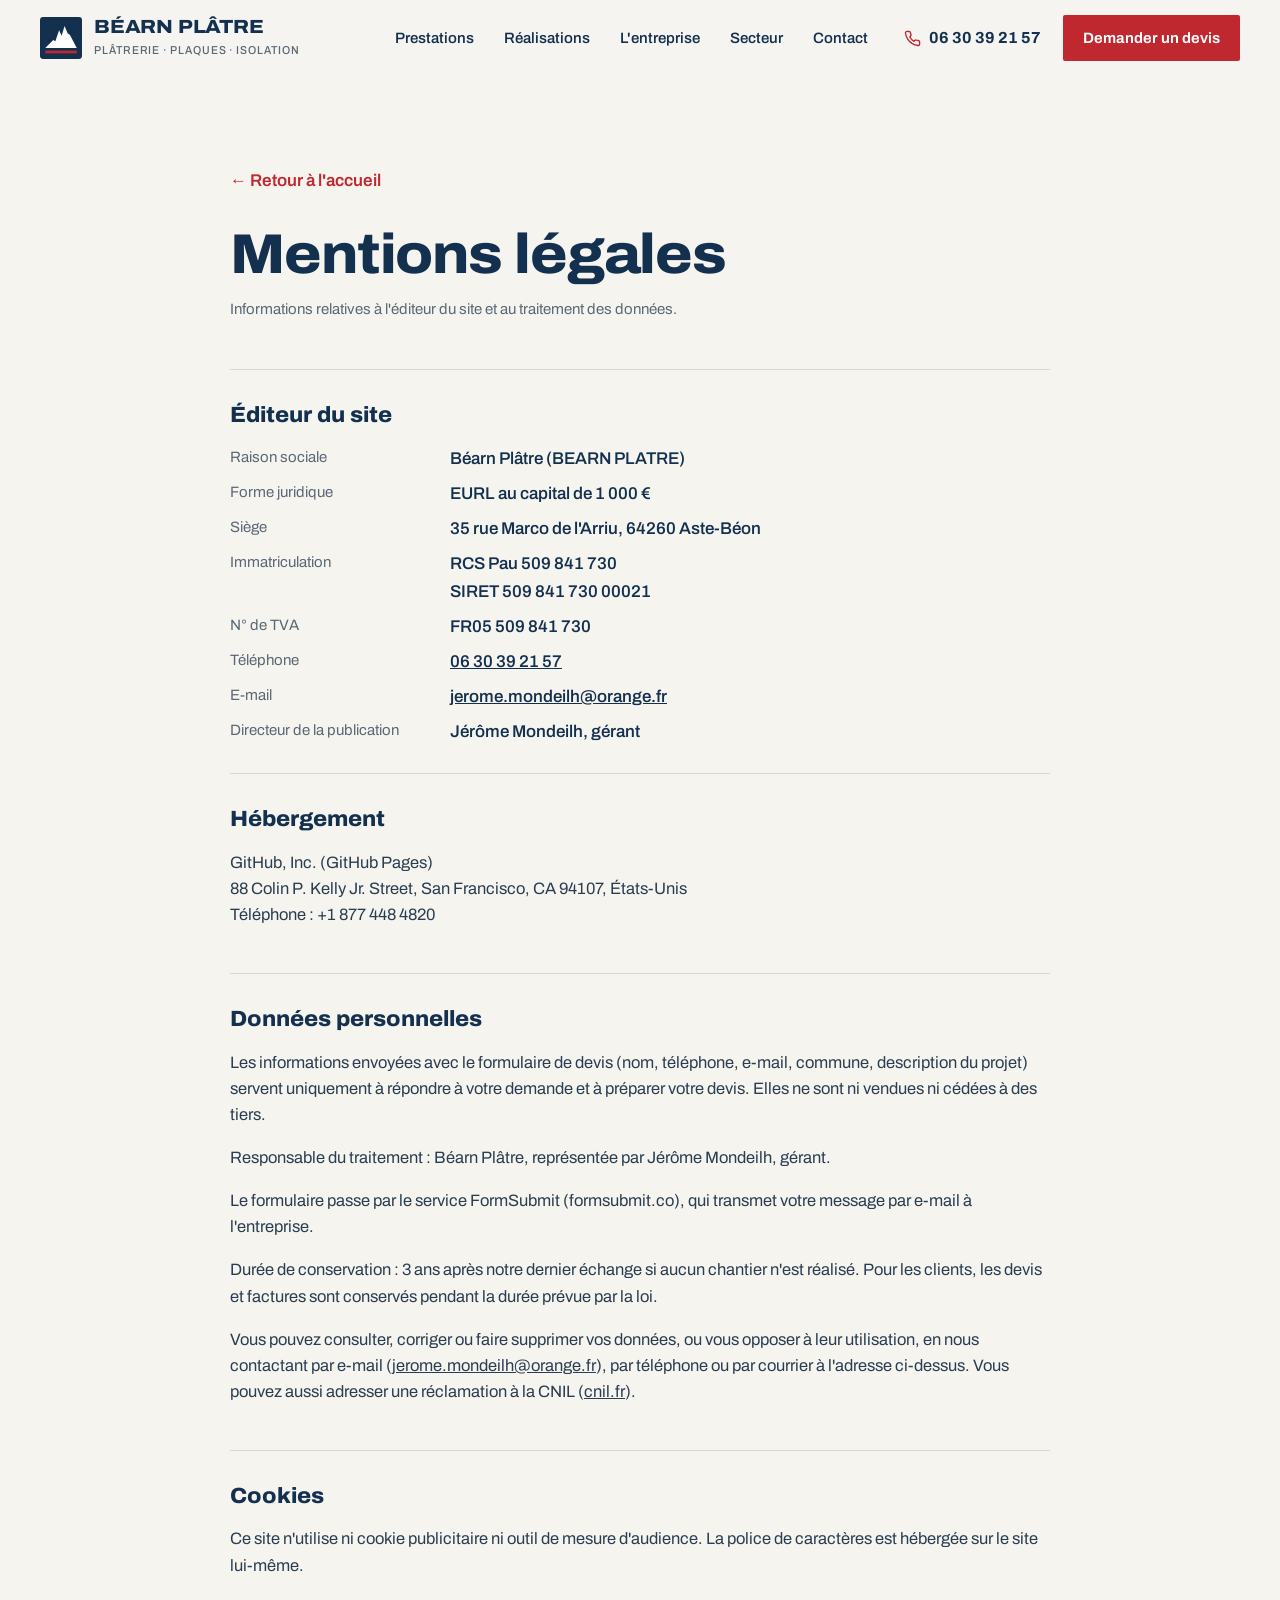
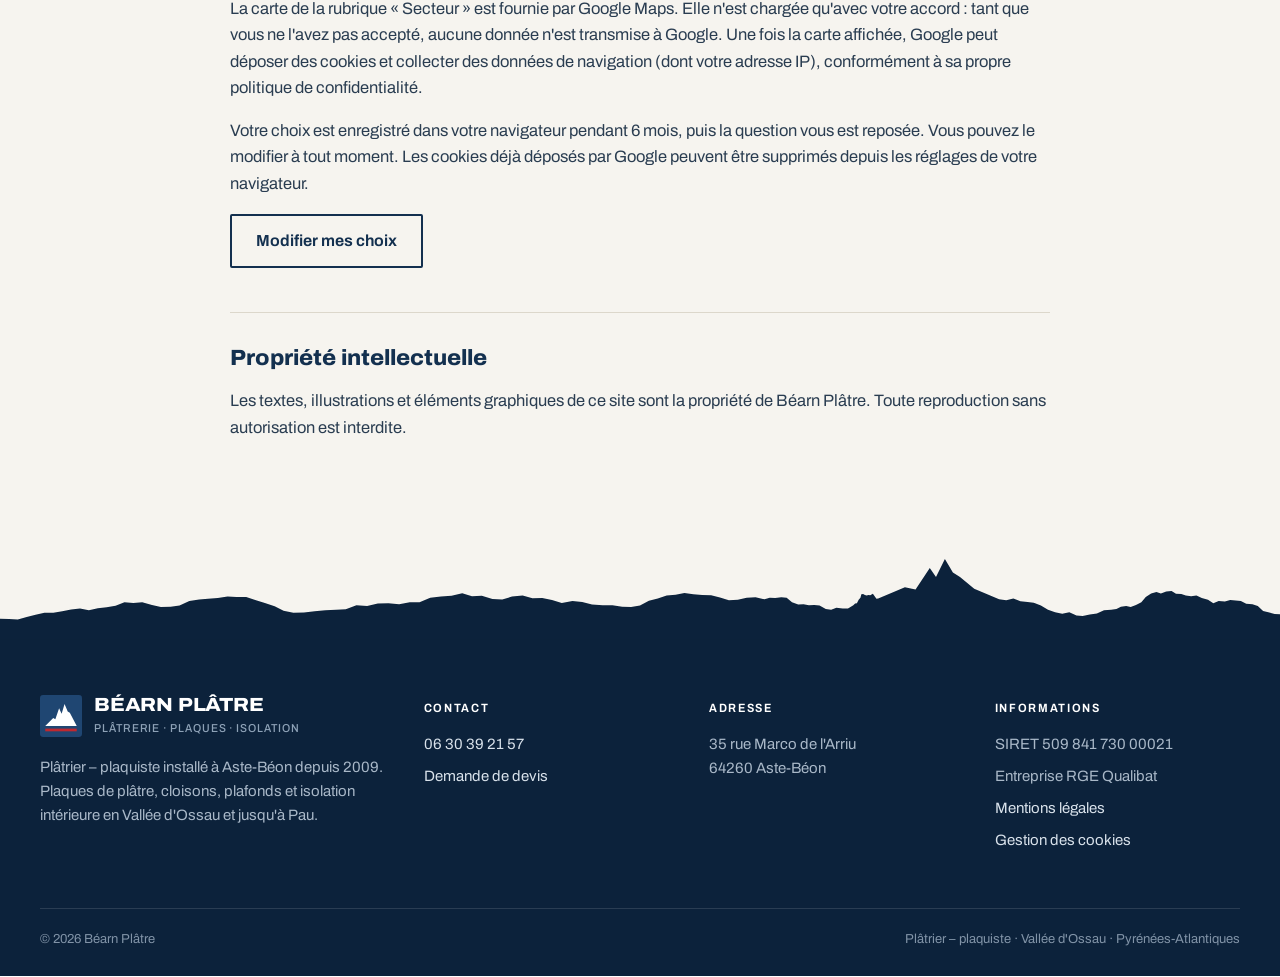
<file: bearn-platre-site/mentions-legales.html>
<!doctype html>
<html lang="fr">
<head>
<meta charset="utf-8">
<meta name="viewport" content="width=device-width, initial-scale=1">
<title>Mentions légales — Béarn Plâtre</title>
<meta name="robots" content="noindex">
<meta name="theme-color" content="#13304f">
<link rel="icon" href="assets/favicon.svg" type="image/svg+xml">
<link rel="preload" href="assets/fonts/archivo-var.woff2" as="font" type="font/woff2" crossorigin>
<link rel="stylesheet" href="assets/style.css">
<script>document.documentElement.classList.add("js")</script>
</head>
<body>
<svg width="0" height="0" style="position:absolute" aria-hidden="true" focusable="false">
  <symbol id="mark" viewBox="0 0 40 40">
    <rect width="40" height="40" rx="3" style="fill:var(--mark-bg,#13304f)"/>
    <path d="M5 29.5 12.6 21.8 14.6 23 18.2 12.6 20.6 17.8 23.4 8.6 26.4 15.6 28.4 16.8 35 29.5Z" fill="#fff"/>
    <rect x="5" y="32" width="30" height="2.6" fill="#c0282f"/>
  </symbol>
  <symbol id="i-phone" viewBox="0 0 24 24"><path fill="none" stroke="currentColor" stroke-width="2" stroke-linecap="round" stroke-linejoin="round" d="M22 16.9v3a2 2 0 0 1-2.2 2 19.8 19.8 0 0 1-8.6-3.1 19.5 19.5 0 0 1-6-6A19.8 19.8 0 0 1 2.1 4.2 2 2 0 0 1 4.1 2h3a2 2 0 0 1 2 1.7c.1 1 .4 1.9.7 2.8a2 2 0 0 1-.5 2.1L8.1 9.9a16 16 0 0 0 6 6l1.3-1.3a2 2 0 0 1 2.1-.4c.9.3 1.8.6 2.8.7a2 2 0 0 1 1.7 2z"/></symbol>
  <symbol id="i-mail" viewBox="0 0 24 24"><g fill="none" stroke="currentColor" stroke-width="2" stroke-linecap="round" stroke-linejoin="round"><rect x="2" y="4" width="20" height="16" rx="2"/><path d="m3 6 9 7 9-7"/></g></symbol>
  <symbol id="i-pin" viewBox="0 0 24 24"><g fill="none" stroke="currentColor" stroke-width="2" stroke-linecap="round" stroke-linejoin="round"><path d="M20 10c0 6-8 12-8 12s-8-6-8-12a8 8 0 0 1 16 0z"/><circle cx="12" cy="10" r="3"/></g></symbol>
  <symbol id="i-arrow" viewBox="0 0 24 24"><path fill="none" stroke="currentColor" stroke-width="2" stroke-linecap="round" stroke-linejoin="round" d="M4 12h15M13 6l6 6-6 6"/></symbol>
  <symbol id="i-camera" viewBox="0 0 24 24"><g fill="none" stroke="currentColor" stroke-width="1.6" stroke-linecap="round" stroke-linejoin="round"><path d="M23 19a2 2 0 0 1-2 2H3a2 2 0 0 1-2-2V8a2 2 0 0 1 2-2h4l2-3h6l2 3h4a2 2 0 0 1 2 2z"/><circle cx="12" cy="13" r="4"/></g></symbol>
  <symbol id="i-file" viewBox="0 0 24 24"><g fill="none" stroke="currentColor" stroke-width="2" stroke-linecap="round" stroke-linejoin="round"><path d="M14 2H6a2 2 0 0 0-2 2v16a2 2 0 0 0 2 2h12a2 2 0 0 0 2-2V8z"/><path d="M14 2v6h6M8 13h8M8 17h5"/></g></symbol>
</svg>
<a class="skip" href="#contenu">Aller au contenu</a>

<header class="site-header" id="top">
  <div class="wrap header-inner">
    <a class="brand" href="index.html" aria-label="Béarn Plâtre — accueil">
      <svg class="brand-mark" aria-hidden="true"><use href="#mark"/></svg>
      <span>
        <span class="brand-name">Béarn Plâtre</span>
        <span class="brand-tag">Plâtrerie · Plaques · Isolation</span>
      </span>
    </a>

    <nav class="main-nav" id="main-nav" aria-label="Navigation principale">
      <a href="index.html#prestations">Prestations</a>
      <a href="index.html#realisations">Réalisations</a>
      <a href="index.html#entreprise">L'entreprise</a>
      <a href="index.html#secteur">Secteur</a>
      <a href="index.html#contact">Contact</a>
      <div class="nav-extra">
        <a class="btn btn-red" href="index.html#contact">Demander un devis <svg class="arrow" aria-hidden="true"><use href="#i-arrow"/></svg></a>
        <a class="btn btn-line" href="tel:+33630392157"><svg aria-hidden="true"><use href="#i-phone"/></svg> 06 30 39 21 57</a>
      </div>
    </nav>

    <div class="header-cta">
      <a class="header-phone" href="tel:+33630392157"><svg aria-hidden="true"><use href="#i-phone"/></svg>06 30 39 21 57</a>
      <a class="btn btn-red" href="index.html#contact">Demander un devis</a>
    </div>

    <button class="menu-toggle" type="button" aria-expanded="false" aria-controls="main-nav">
      <span></span><span></span><span></span>
      <span class="visually-hidden">Menu</span>
    </button>
  </div>
</header>

<main class="legal" id="contenu">
  <div class="wrap">
    <a class="back" href="index.html">← Retour à l'accueil</a>
    <h1>Mentions légales</h1>
    <p class="updated">Informations relatives à l'éditeur du site et au traitement des données.</p>

    <section>
      <h2>Éditeur du site</h2>
      <dl>
        <dt>Raison sociale</dt><dd>Béarn Plâtre (BEARN PLATRE)</dd>
        <dt>Forme juridique</dt><dd>EURL au capital de 1 000 €</dd>
        <dt>Siège</dt><dd>35 rue Marco de l'Arriu, 64260 Aste-Béon</dd>
        <dt>Immatriculation</dt><dd>RCS Pau 509 841 730<br>SIRET 509 841 730 00021</dd>
        <dt>N° de TVA</dt><dd>FR05 509 841 730</dd>
        <dt>Téléphone</dt><dd><a href="tel:+33630392157">06 30 39 21 57</a></dd>
        <dt>E-mail</dt><dd><a href="mailto:jerome.mondeilh@orange.fr">jerome.mondeilh@orange.fr</a></dd>
        <dt>Directeur de la publication</dt><dd>Jérôme Mondeilh, gérant</dd>
      </dl>
    </section>

    <section>
      <h2>Hébergement</h2>
      <p>GitHub, Inc. (GitHub Pages)<br>88 Colin P. Kelly Jr. Street, San Francisco, CA 94107, États-Unis<br>Téléphone : +1 877 448 4820</p>
    </section>

    <section id="donnees">
      <h2>Données personnelles</h2>
      <p>Les informations envoyées avec le formulaire de devis (nom, téléphone, e-mail, commune, description du projet) servent uniquement à répondre à votre demande et à préparer votre devis. Elles ne sont ni vendues ni cédées à des tiers.</p>
      <p>Responsable du traitement : Béarn Plâtre, représentée par Jérôme Mondeilh, gérant.</p>
      <p>Le formulaire passe par le service FormSubmit (formsubmit.co), qui transmet votre message par e-mail à l'entreprise.</p>
      <p>Durée de conservation : 3 ans après notre dernier échange si aucun chantier n'est réalisé. Pour les clients, les devis et factures sont conservés pendant la durée prévue par la loi.</p>
      <p>Vous pouvez consulter, corriger ou faire supprimer vos données, ou vous opposer à leur utilisation, en nous contactant par e-mail (<a href="mailto:jerome.mondeilh@orange.fr">jerome.mondeilh@orange.fr</a>), par téléphone ou par courrier à l'adresse ci-dessus. Vous pouvez aussi adresser une réclamation à la CNIL (<a href="https://www.cnil.fr" rel="noopener">cnil.fr</a>).</p>
    </section>

    <section id="cookies">
      <h2>Cookies</h2>
      <p>Ce site n'utilise ni cookie publicitaire ni outil de mesure d'audience. La police de caractères est hébergée sur le site lui-même.</p>
      <p>La carte de la rubrique « Secteur » est fournie par Google Maps. Elle n'est chargée qu'avec votre accord : tant que vous ne l'avez pas accepté, aucune donnée n'est transmise à Google. Une fois la carte affichée, Google peut déposer des cookies et collecter des données de navigation (dont votre adresse IP), conformément à sa propre politique de confidentialité.</p>
      <p>Votre choix est enregistré dans votre navigateur pendant 6 mois, puis la question vous est reposée. Vous pouvez le modifier à tout moment. Les cookies déjà déposés par Google peuvent être supprimés depuis les réglages de votre navigateur.</p>
      <p><button class="btn btn-line" type="button" data-consent-open>Modifier mes choix</button></p>
    </section>

    <section>
      <h2>Propriété intellectuelle</h2>
      <p>Les textes, illustrations et éléments graphiques de ce site sont la propriété de Béarn Plâtre. Toute reproduction sans autorisation est interdite.</p>
    </section>
  </div>
</main>

<footer class="site-footer">
  <svg class="ridge" viewBox="0 0 1440 120" preserveAspectRatio="none" aria-hidden="true"><path d="M0,120 L0,92.0 L10,92.3 L20,93.0 L30,89.9 L40,86.8 L50,83.9 L60,84.0 L70,81.9 L80,79.7 L90,78.3 L100,80.7 L110,77.9 L120,76.8 L130,74.8 L140,69.9 L150,70.9 L160,70.0 L171,73.8 L181,76.2 L192,75.9 L202,74.5 L213,68.2 L224,66.4 L234,65.4 L245,64.2 L256,62.4 L266,63.1 L277,63.0 L288,67.3 L298,71.0 L309,75.3 L319,81.3 L330,84.0 L342,83.7 L354,82.0 L366,80.7 L378,79.9 L389,79.2 L401,73.9 L413,75.0 L425,71.5 L437,71.2 L449,72.5 L461,70.0 L472,70.0 L484,64.1 L496,62.2 L508,61.3 L520,58.0 L531,61.8 L542,61.3 L554,65.5 L565,66.4 L576,62.4 L588,61.1 L599,64.6 L610,64.2 L621,67.1 L632,71.0 L644,68.3 L655,69.6 L666,73.1 L678,73.9 L689,73.9 L700,76.0 L710,76.5 L720,74.5 L730,68.0 L740,65.1 L750,60.8 L760,60.1 L770,57.7 L780,59.4 L790,60.3 L800,60.6 L810,63.7 L820,67.3 L830,66.7 L840,64.0 L850,63.3 L860,66.0 L866,63.9 L872,64.4 L879,63.2 L885,64.1 L891,70.0 L898,73.1 L904,72.6 L910,74.0 L916,73.8 L922,74.5 L929,78.9 L935,79.9 L941,77.2 L948,78.2 L954,78.4 L960,74.0 L962,71.8 L964,71.2 L966,66.5 L968,63.8 L969,59.3 L971,58.8 L973,60.2 L975,61.0 L977,60.2 L979,60.6 L981,59.3 L982,58.5 L984,61.8 L986,65.2 L988,64.9 L990,64.0 L1018,50.0 L1030,53.0 L1046,24.0 L1053,36.0 L1063,12.0 L1072,30.0 L1080,36.0 L1096,52.0 L1124,66.0 L1132,67.4 L1140,64.9 L1148,68.8 L1156,69.7 L1163,70.6 L1171,74.4 L1179,79.9 L1187,83.3 L1195,85.4 L1203,83.3 L1211,87.6 L1218,88.4 L1226,86.4 L1234,85.1 L1242,80.7 L1250,80.0 L1256,78.9 L1261,75.9 L1267,74.9 L1272,76.2 L1278,73.5 L1284,69.9 L1289,63.0 L1295,58.1 L1301,56.2 L1306,58.4 L1312,55.5 L1318,55.0 L1323,58.7 L1329,59.0 L1334,61.0 L1340,62.0 L1346,60.8 L1352,64.2 L1359,66.7 L1365,71.4 L1371,68.2 L1378,69.1 L1384,67.0 L1390,67.8 L1396,68.2 L1402,72.0 L1409,72.8 L1415,74.9 L1421,81.6 L1428,83.8 L1434,85.6 L1440,86.0 L1440,120 Z"/></svg>
  <div class="wrap footer-main">
    <div style="--mark-bg:#1f4672">
      <a class="brand" href="index.html">
        <svg class="brand-mark" aria-hidden="true"><use href="#mark"/></svg>
        <span>
          <span class="brand-name">Béarn Plâtre</span>
          <span class="brand-tag">Plâtrerie · Plaques · Isolation</span>
        </span>
      </a>
      <p>Plâtrier – plaquiste installé à Aste-Béon depuis 2009. Plaques de plâtre, cloisons, plafonds et isolation intérieure en Vallée d'Ossau et jusqu'à Pau.</p>
    </div>
    <div>
      <h4>Contact</h4>
      <ul>
        <li><a href="tel:+33630392157">06 30 39 21 57</a></li>
        <li><a href="index.html#contact">Demande de devis</a></li>
      </ul>
    </div>
    <div>
      <h4>Adresse</h4>
      <p>35 rue Marco de l'Arriu<br>64260 Aste-Béon</p>
    </div>
    <div>
      <h4>Informations</h4>
      <ul>
        <li>SIRET 509 841 730 00021</li>
        <li>Entreprise RGE Qualibat</li>
        <li><a href="mentions-legales.html">Mentions légales</a></li>
        <li><button class="linklike" type="button" data-consent-open>Gestion des cookies</button></li>
      </ul>
    </div>
  </div>
  <div class="wrap footer-bottom">
    <span>© <span data-year>2026</span> Béarn Plâtre</span>
    <span>Plâtrier – plaquiste · Vallée d'Ossau · Pyrénées-Atlantiques</span>
  </div>
</footer>

<div class="mobile-bar">
  <a class="btn btn-line" href="tel:+33630392157"><svg aria-hidden="true"><use href="#i-phone"/></svg> Appeler</a>
  <a class="btn btn-red" href="index.html#contact">Demander un devis</a>
</div>

<script src="assets/script.js" defer></script>
</body>
</html>
</file>
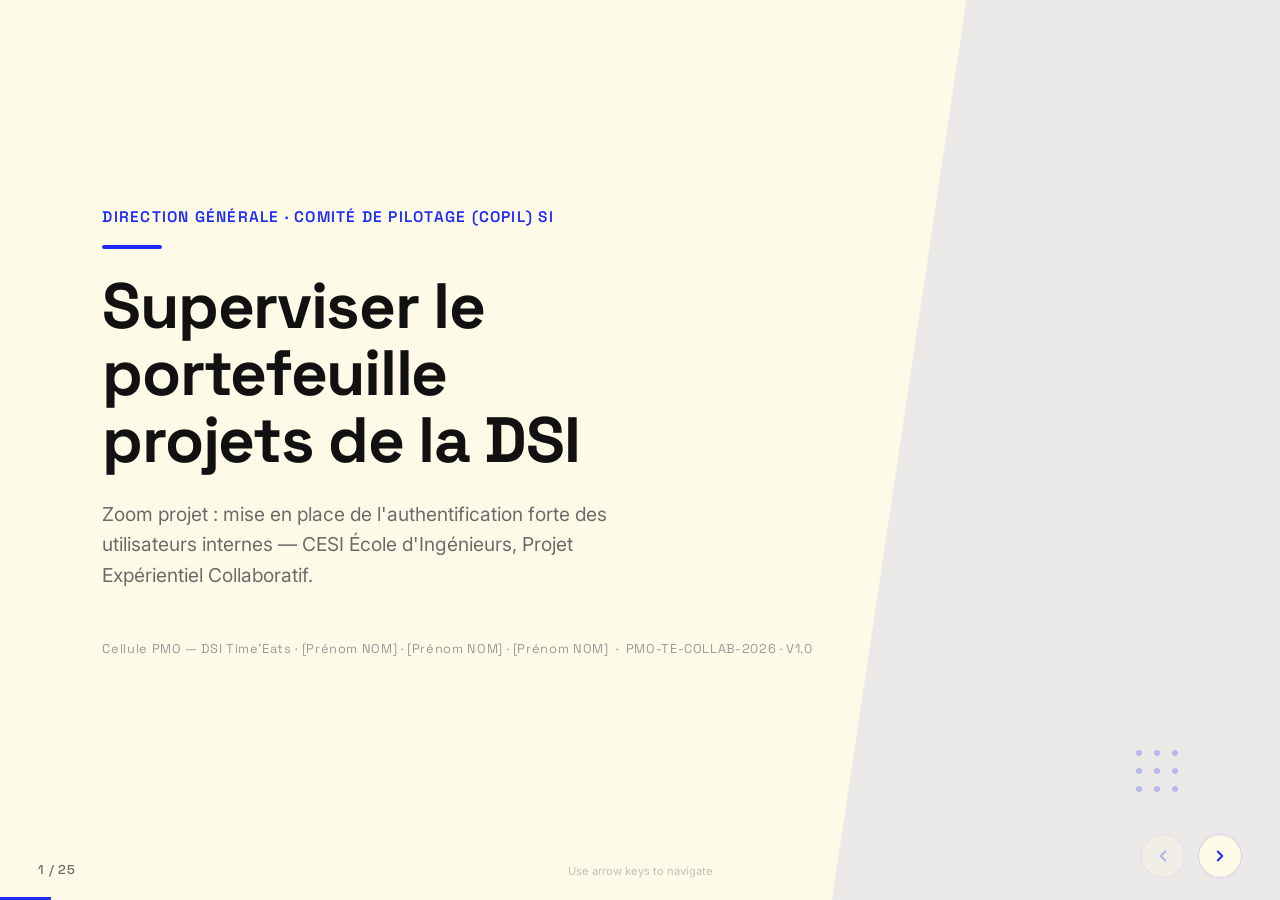
<file: deck/template.html>
<!DOCTYPE html>
<html lang="en">
<head>
  <meta charset="UTF-8">
  <meta name="viewport" content="width=device-width, initial-scale=1.0">
  <title>Presentation Template</title>
  <link rel="preconnect" href="https://fonts.googleapis.com">
  <link rel="preconnect" href="https://fonts.gstatic.com" crossorigin>
  <link href="https://fonts.googleapis.com/css2?family=Space+Grotesk:wght@300;400;500;600;700&family=Inter:wght@300;400;500;600&display=swap" rel="stylesheet">

  <style>
    :root {
      --bg: #fdfae7;
      --primary: #1e2bfa;
      --text: #111111;
      --text-muted: #6b6b6b;
      --text-light: #9a9a9a;
      --accent-light: rgba(30, 43, 250, 0.08);
      --accent-medium: rgba(30, 43, 250, 0.15);
      --border: rgba(30, 43, 250, 0.2);
      --card-bg: rgba(30, 43, 250, 0.04);
    }

    * {
      margin: 0;
      padding: 0;
      box-sizing: border-box;
    }

    html, body {
      width: 100%;
      height: 100%;
      overflow: hidden;
      font-family: 'Inter', sans-serif;
      background: var(--bg);
      color: var(--text);
    }

    /* Slide container */
    .deck {
      width: 100vw;
      height: 100vh;
      position: relative;
      overflow: hidden;
    }

    .slide {
      position: absolute;
      top: 0;
      left: 0;
      width: 100vw;
      height: 100vh;
      display: flex;
      flex-direction: column;
      /* Asymmetric padding: extra bottom space to clear the fixed
         slide-counter (left) and nav-controls (right). Without this,
         cards/grids that fill slide-content overlap the nav chrome. */
      padding: 3.5vw 4vw 8.5vh 4vw;
      opacity: 0;
      pointer-events: none;
      transform: translateX(40px);
      transition: opacity 0.5s ease, transform 0.5s ease;
      overflow: hidden;
    }

    .slide.active {
      opacity: 1;
      pointer-events: all;
      transform: translateX(0);
      z-index: 10;
    }

    .slide.prev {
      transform: translateX(-40px);
    }

    /* Typography */
    h1, h2, h3, h4 {
      font-family: 'Space Grotesk', sans-serif;
      font-weight: 600;
      line-height: 1.1;
      letter-spacing: -0.02em;
    }

    h1 {
      font-size: clamp(2.8rem, 5vw, 4.2rem);
      font-weight: 700;
    }

    h2 {
      font-size: clamp(1.8rem, 3vw, 2.6rem);
      margin-bottom: 1.5rem;
    }

    h3 {
      font-size: clamp(1.1rem, 1.8vw, 1.5rem);
      font-weight: 500;
      line-height: 1.3;
    }

    h4 {
      font-size: clamp(0.85rem, 1.2vw, 1rem);
      font-weight: 600;
      text-transform: uppercase;
      letter-spacing: 0.08em;
      color: var(--primary);
    }

    p, li {
      font-size: clamp(0.85rem, 1.1vw, 1.05rem);
      line-height: 1.6;
      color: var(--text-muted);
    }

    /* Slide header bar */
    .slide-header {
      display: flex;
      align-items: center;
      justify-content: space-between;
      margin-bottom: 2.5vh;
      flex-shrink: 0;
    }

    .slide-header h4 {
      margin: 0;
    }

    .slide-header .tag {
      font-family: 'Space Grotesk', sans-serif;
      font-size: 0.75rem;
      font-weight: 500;
      color: var(--primary);
      background: var(--accent-light);
      padding: 0.35rem 0.9rem;
      border-radius: 100px;
    }

    /* Slide content area */
    .slide-content {
      flex: 1;
      display: flex;
      flex-direction: column;
      min-height: 0;
    }

    /* Navigation */
    .nav-controls {
      position: fixed;
      bottom: 2.5vh;
      right: 3vw;
      display: flex;
      align-items: center;
      gap: 0.8rem;
      z-index: 100;
    }

    .nav-btn {
      width: 44px;
      height: 44px;
      border-radius: 50%;
      border: 1.5px solid var(--border);
      background: var(--bg);
      color: var(--primary);
      cursor: pointer;
      display: flex;
      align-items: center;
      justify-content: center;
      transition: all 0.2s ease;
      font-size: 1.1rem;
    }

    .nav-btn:hover {
      background: var(--primary);
      color: var(--bg);
      border-color: var(--primary);
    }

    .nav-btn:disabled {
      opacity: 0.3;
      cursor: not-allowed;
    }

    .slide-counter {
      font-family: 'Space Grotesk', sans-serif;
      font-size: 0.8rem;
      font-weight: 500;
      color: var(--text-muted);
      letter-spacing: 0.05em;
      position: fixed;
      bottom: 2.5vh;
      left: 3vw;
      z-index: 100;
    }

    .progress-bar {
      position: fixed;
      bottom: 0;
      left: 0;
      height: 3px;
      background: var(--primary);
      transition: width 0.4s ease;
      z-index: 100;
    }

    /* Decorative elements */
    .accent-line {
      width: 60px;
      height: 4px;
      background: var(--primary);
      border-radius: 2px;
      margin-bottom: 1.5rem;
    }

    .accent-dot {
      width: 8px;
      height: 8px;
      background: var(--primary);
      border-radius: 50%;
      display: inline-block;
    }

    /* ============================================================
       LAYOUT 1: Cover / Title Slide
       ============================================================ */
    .layout-cover {
      justify-content: center;
      align-items: flex-start;
      padding-left: 8vw;
    }

    .layout-cover h1 {
      max-width: 55vw;
      margin-bottom: 1.5rem;
      line-height: 1.05;
    }

    .layout-cover .subtitle {
      font-size: clamp(1rem, 1.5vw, 1.25rem);
      color: var(--text-muted);
      max-width: 40vw;
      margin-bottom: 3rem;
      font-weight: 400;
    }

    .layout-cover .meta {
      font-family: 'Space Grotesk', sans-serif;
      font-size: 0.8rem;
      color: var(--text-light);
      letter-spacing: 0.05em;
    }

    .layout-cover .cover-decoration {
      position: absolute;
      top: 0;
      right: 0;
      width: 35vw;
      height: 100vh;
      background: var(--accent-light);
      clip-path: polygon(30% 0, 100% 0, 100% 100%, 0% 100%);
    }

    .layout-cover .cover-dots {
      position: absolute;
      bottom: 12vh;
      right: 8vw;
      display: grid;
      grid-template-columns: repeat(3, 1fr);
      gap: 12px;
      opacity: 0.25;
    }

    .layout-cover .cover-dots .dot {
      width: 6px;
      height: 6px;
      background: var(--primary);
      border-radius: 50%;
    }

    /* ============================================================
       LAYOUT 2: Agenda / Table of Contents
       ============================================================ */
    .layout-agenda .agenda-grid {
      display: grid;
      grid-template-columns: repeat(2, 1fr);
      grid-template-rows: repeat(3, 1fr);
      gap: 1rem 3rem;
      margin-top: 1rem;
      flex: 1;
      min-height: 0;
    }

    .agenda-item {
      display: flex;
      gap: 1.2rem;
      align-items: center;
      padding: 1rem 1.2rem;
      border-radius: 12px;
      transition: background 0.2s ease;
      border-bottom: 1px solid var(--border);
    }

    .agenda-item:hover {
      background: var(--card-bg);
    }

    .agenda-num {
      font-family: 'Space Grotesk', sans-serif;
      font-size: 1.8rem;
      font-weight: 700;
      color: var(--primary);
      line-height: 1;
      min-width: 36px;
    }

    .agenda-item h3 {
      margin-bottom: 0.3rem;
      font-size: clamp(1rem, 1.4vw, 1.2rem);
    }

    .agenda-item p {
      font-size: clamp(0.8rem, 1vw, 0.95rem);
      line-height: 1.5;
    }

    /* ============================================================
       LAYOUT 3: Key Metrics (3 large callouts)
       Cards size to their content; the row centers vertically
       inside the remaining slide-content area.
       ============================================================ */
    .layout-metrics .slide-content {
      justify-content: flex-start;
    }

    .layout-metrics .metrics-row {
      display: grid;
      grid-template-columns: repeat(3, 1fr);
      gap: 1.5rem;
      margin-top: 0.5rem;
      align-items: stretch;
    }

    .metric-card {
      display: flex;
      flex-direction: column;
      gap: 0.7rem;
      padding: 1.5rem 1.6rem;
      border-radius: 14px;
      border: 1.5px solid var(--border);
      background: var(--card-bg);
    }

    .metric-card .metric-value {
      font-family: 'Space Grotesk', sans-serif;
      font-size: clamp(2.2rem, 3.4vw, 3rem);
      font-weight: 700;
      color: var(--primary);
      line-height: 1;
    }

    .metric-card .metric-label {
      font-size: clamp(0.95rem, 1.3vw, 1.1rem);
      font-weight: 600;
      color: var(--text);
      line-height: 1.3;
    }

    .metric-card .metric-desc {
      font-size: clamp(0.78rem, 0.95vw, 0.9rem);
      color: var(--text-muted);
      line-height: 1.5;
    }

    .metric-card .metric-supports {
      list-style: none;
      display: flex;
      flex-direction: column;
      gap: 0.45rem;
      margin: 0.2rem 0 0;
      padding: 0.7rem 0 0;
      border-top: 1px solid var(--border);
    }

    .metric-card .metric-supports li {
      font-size: clamp(0.75rem, 0.9vw, 0.85rem);
      color: var(--text-muted);
      padding-left: 1rem;
      position: relative;
      line-height: 1.45;
    }

    .metric-card .metric-supports li::before {
      content: '—';
      position: absolute;
      left: 0;
      color: var(--text-light);
    }

    .metric-card .metric-change {
      display: inline-flex;
      align-items: center;
      gap: 0.3rem;
      font-family: 'Space Grotesk', sans-serif;
      font-size: 0.78rem;
      font-weight: 600;
      margin-top: 0.3rem;
    }

    .metric-change.positive { color: #059669; }
    .metric-change.negative { color: #dc2626; }

    /* ============================================================
       LAYOUT 4: Data Dashboard (6 stat grid)
       Cells have natural height with stat at top + name + small
       context line. Grid is auto-sized; the row stays in the upper
       portion of slide-content with the bottom-padding reserved
       for nav chrome.
       ============================================================ */
    .layout-dashboard .slide-content {
      justify-content: flex-start;
    }

    .layout-dashboard .stats-grid {
      display: grid;
      grid-template-columns: repeat(3, 1fr);
      gap: 1.2rem;
      margin-top: 0.5rem;
    }

    .stat-cell {
      display: flex;
      flex-direction: column;
      gap: 0.5rem;
      padding: 1.4rem 1.5rem;
      border-radius: 12px;
      background: var(--card-bg);
      border: 1px solid var(--border);
    }

    .stat-cell .stat-top {
      display: flex;
      align-items: baseline;
      gap: 0.5rem;
    }

    .stat-cell .stat-num {
      font-family: 'Space Grotesk', sans-serif;
      font-size: clamp(1.6rem, 2.4vw, 2.1rem);
      font-weight: 700;
      color: var(--primary);
      line-height: 1;
    }

    .stat-cell .stat-unit {
      font-size: 0.8rem;
      color: var(--text-light);
      font-weight: 500;
    }

    .stat-cell .stat-name {
      font-size: clamp(0.85rem, 1vw, 0.95rem);
      color: var(--text);
      line-height: 1.35;
      font-weight: 500;
    }

    .stat-cell .stat-context {
      font-size: 0.75rem;
      color: var(--text-light);
      line-height: 1.4;
      padding-top: 0.4rem;
      border-top: 1px solid var(--border);
    }

    /* ============================================================
       LAYOUT 5: Two Column Split
       Left = numbered insight list, Right = pull-quote + supporting
       stats. Both columns size to their content with natural rhythm
       (gap-based spacing, no forced height-distribution).
       ============================================================ */
    .layout-split .slide-content {
      justify-content: flex-start;
    }

    .layout-split .split-body {
      display: grid;
      grid-template-columns: 1.05fr 1fr;
      gap: 3.5rem;
      margin-top: 0.5rem;
    }

    .split-left, .split-right {
      display: flex;
      flex-direction: column;
      gap: 1.4rem;
    }

    .split-right {
      padding-left: 2.5rem;
      border-left: 2px solid var(--border);
    }

    .insight-list {
      list-style: none;
      display: flex;
      flex-direction: column;
      gap: 1.1rem;
      margin: 0;
      counter-reset: insight;
    }

    .insight-list li {
      position: relative;
      padding-left: 2.6rem;
      font-size: clamp(0.88rem, 1.05vw, 1rem);
      color: var(--text);
      line-height: 1.55;
      counter-increment: insight;
    }

    .insight-list li::before {
      content: counter(insight, decimal-leading-zero);
      position: absolute;
      left: 0;
      top: 0;
      font-family: 'Space Grotesk', sans-serif;
      font-size: 0.78rem;
      font-weight: 600;
      color: var(--primary);
      letter-spacing: 0.05em;
      line-height: 1.7;
    }

    .split-highlight {
      font-family: 'Space Grotesk', sans-serif;
      font-size: clamp(1.15rem, 1.55vw, 1.5rem);
      font-weight: 500;
      color: var(--text);
      line-height: 1.4;
      padding: 1.3rem 1.5rem;
      background: var(--accent-light);
      border-radius: 12px;
      border-left: 4px solid var(--primary);
    }

    .split-highlight cite {
      display: block;
      margin-top: 0.7rem;
      font-style: normal;
      font-size: 0.78rem;
      font-weight: 500;
      color: var(--text-muted);
      letter-spacing: 0.04em;
      text-transform: uppercase;
    }

    .mini-stat-row {
      display: grid;
      grid-template-columns: repeat(3, 1fr);
      gap: 1rem;
      padding-top: 0.4rem;
    }

    .mini-stat {
      padding: 0.9rem 1rem;
      border-radius: 10px;
      background: var(--card-bg);
      border: 1px solid var(--border);
    }

    .mini-stat .mini-val {
      font-family: 'Space Grotesk', sans-serif;
      font-size: 1.5rem;
      font-weight: 700;
      color: var(--primary);
      line-height: 1;
    }

    .mini-stat .mini-label {
      font-size: 0.72rem;
      color: var(--text-muted);
      margin-top: 0.4rem;
      line-height: 1.35;
    }

    /* ============================================================
       LAYOUT 6: Horizontal Bar Ranking
       ============================================================ */
    .layout-bars .bars-container {
      flex: 1;
      display: flex;
      flex-direction: column;
      justify-content: center;
      gap: 0.8rem;
      margin-top: 0.5rem;
    }

    .bar-item {
      display: grid;
      grid-template-columns: minmax(180px, 30%) 1fr auto;
      align-items: center;
      gap: 1rem;
      padding: 0.6rem 0;
    }

    .bar-label {
      font-size: clamp(0.8rem, 1.1vw, 1rem);
      color: var(--text);
      font-weight: 500;
      line-height: 1.3;
    }

    .bar-track {
      height: 28px;
      background: var(--accent-light);
      border-radius: 6px;
      overflow: hidden;
      position: relative;
    }

    .bar-fill {
      height: 100%;
      background: var(--primary);
      border-radius: 6px;
      transition: width 0.8s ease;
    }

    .bar-pct {
      font-family: 'Space Grotesk', sans-serif;
      font-size: 0.95rem;
      font-weight: 600;
      color: var(--primary);
      min-width: 45px;
      text-align: right;
    }

    .bar-note {
      font-size: 0.75rem;
      color: var(--text-light);
      margin-top: 0.2rem;
    }

    /* ============================================================
       LAYOUT 7: Quote / Highlight
       ============================================================ */
    .layout-quote {
      justify-content: center;
      align-items: center;
      text-align: center;
    }

    .layout-quote .quote-mark {
      font-family: 'Space Grotesk', sans-serif;
      font-size: 8rem;
      font-weight: 700;
      color: var(--primary);
      opacity: 0.15;
      line-height: 0.5;
      margin-bottom: 1rem;
    }

    .layout-quote blockquote {
      font-family: 'Space Grotesk', sans-serif;
      font-size: clamp(1.6rem, 2.8vw, 2.4rem);
      font-weight: 500;
      line-height: 1.35;
      color: var(--text);
      max-width: 65vw;
      margin-bottom: 2rem;
    }

    .layout-quote .quote-source {
      font-size: clamp(0.85rem, 1.1vw, 1rem);
      color: var(--text-muted);
    }

    .layout-quote .quote-source strong {
      color: var(--text);
      font-weight: 600;
    }

    .layout-quote .quote-decoration {
      position: absolute;
      top: 10vh;
      left: 5vw;
      width: 80px;
      height: 80px;
      border: 2px solid var(--border);
      border-radius: 50%;
    }

    .layout-quote .quote-decoration-2 {
      position: absolute;
      bottom: 12vh;
      right: 6vw;
      width: 60px;
      height: 60px;
      background: var(--accent-light);
      border-radius: 50%;
    }

    /* ============================================================
       LAYOUT 8: Timeline / Process Flow
       ============================================================ */
    .layout-timeline .timeline-track {
      display: flex;
      gap: 1.5rem;
      flex: 1;
      align-items: center;
      justify-content: center;
      margin-top: 0.5rem;
    }

    .timeline-step {
      flex: 1;
      display: flex;
      flex-direction: column;
      align-items: center;
      text-align: center;
      position: relative;
    }

    .timeline-step:not(:last-child)::after {
      content: '';
      position: absolute;
      top: 28px;
      right: -0.75rem;
      width: 1.5rem;
      height: 2px;
      background: var(--border);
    }

    .step-circle {
      width: 56px;
      height: 56px;
      border-radius: 50%;
      background: var(--primary);
      color: var(--bg);
      display: flex;
      align-items: center;
      justify-content: center;
      font-family: 'Space Grotesk', sans-serif;
      font-size: 1.3rem;
      font-weight: 700;
      margin-bottom: 1.2rem;
      flex-shrink: 0;
    }

    .timeline-step:nth-child(2) .step-circle { opacity: 0.85; }
    .timeline-step:nth-child(3) .step-circle { opacity: 0.7; }
    .timeline-step:nth-child(4) .step-circle { opacity: 0.55; }

    .step-title {
      font-family: 'Space Grotesk', sans-serif;
      font-size: clamp(0.95rem, 1.4vw, 1.15rem);
      font-weight: 600;
      color: var(--text);
      margin-bottom: 0.4rem;
    }

    .step-desc {
      font-size: clamp(0.75rem, 1vw, 0.9rem);
      color: var(--text-muted);
      line-height: 1.5;
      max-width: 220px;
    }

    /* ============================================================
       LAYOUT 9: Detailed Analysis (bullets with sub-items)
       ============================================================ */
    .layout-detail .detail-body {
      display: grid;
      grid-template-columns: repeat(2, 1fr);
      gap: 2rem 3rem;
      flex: 1;
      margin-top: 0.5rem;
      overflow: hidden;
    }

    .detail-col {
      display: flex;
      flex-direction: column;
      gap: 1.2rem;
    }

    .detail-block {
      padding: 1rem 1.2rem;
      border-radius: 10px;
      background: var(--card-bg);
      border: 1px solid var(--border);
    }

    .detail-block h3 {
      font-size: clamp(0.95rem, 1.3vw, 1.1rem);
      margin-bottom: 0.6rem;
      color: var(--text);
    }

    .detail-block ul {
      list-style: none;
      margin: 0;
      padding: 0;
    }

    .detail-block ul li {
      position: relative;
      padding-left: 1.1rem;
      padding-bottom: 0.4rem;
      font-size: clamp(0.78rem, 1vw, 0.9rem);
      line-height: 1.5;
    }

    .detail-block ul li::before {
      content: '';
      position: absolute;
      left: 0;
      top: 0.55rem;
      width: 5px;
      height: 5px;
      border-radius: 50%;
      background: var(--primary);
    }

    .detail-block ul li:last-child {
      padding-bottom: 0;
    }

    /* ============================================================
       LAYOUT 10: Closing / CTA
       ============================================================ */
    .layout-closing {
      justify-content: center;
      align-items: center;
      text-align: center;
    }

    .layout-closing h1 {
      margin-bottom: 1rem;
    }

    .layout-closing .closing-sub {
      font-size: clamp(1rem, 1.5vw, 1.3rem);
      color: var(--text-muted);
      max-width: 45vw;
      margin-bottom: 2.5rem;
    }

    .layout-closing .cta-btn {
      display: inline-block;
      font-family: 'Space Grotesk', sans-serif;
      font-size: 0.95rem;
      font-weight: 600;
      color: var(--bg);
      background: var(--primary);
      padding: 0.9rem 2.2rem;
      border-radius: 100px;
      text-decoration: none;
      letter-spacing: 0.02em;
      transition: transform 0.2s ease, box-shadow 0.2s ease;
    }

    .layout-closing .cta-btn:hover {
      transform: translateY(-2px);
      box-shadow: 0 8px 24px rgba(30, 43, 250, 0.25);
    }

    .layout-closing .closing-contact {
      margin-top: 3rem;
      font-size: 0.85rem;
      color: var(--text-light);
    }

    .layout-closing .closing-decoration {
      position: absolute;
      top: 50%;
      left: 50%;
      transform: translate(-50%, -50%);
      width: 500px;
      height: 500px;
      border: 1px solid var(--border);
      border-radius: 50%;
      opacity: 0.4;
      pointer-events: none;
    }

    .layout-closing .closing-decoration-2 {
      position: absolute;
      top: 50%;
      left: 50%;
      transform: translate(-50%, -50%);
      width: 360px;
      height: 360px;
      border: 1px solid var(--border);
      border-radius: 50%;
      opacity: 0.3;
      pointer-events: none;
    }

    /* Keyboard hint */
    .keyboard-hint {
      position: fixed;
      bottom: 2.5vh;
      left: 50%;
      transform: translateX(-50%);
      font-size: 0.7rem;
      color: var(--text-light);
      z-index: 100;
      opacity: 0.6;
    }

    /* Responsive adjustments for very small heights */
    @media (max-height: 700px) {
      .slide { padding: 2.5vh 3vw; }
      .layout-agenda .agenda-grid { gap: 0.8rem 2rem; }
      .agenda-item { padding: 0.8rem; }
      .metric-card { padding: 1rem; }
      .layout-bars .bars-container { gap: 0.5rem; }
      .bar-item { padding: 0.4rem 0; }
      .detail-block { padding: 0.8rem 1rem; }
    }

    /* ============================================================
       CUSTOM EXTENSIONS — TIME'EATS DECK
       Built from Blue Professional's own vocabulary (cobalt-tinted
       cards, 1px/1.5px cobalt-at-20% borders, 10-14px radius, no
       shadows) to cover layouts the demo deck did not include:
       dense data tables, a divider/chapter slide, a 6-step cycle.
       ============================================================ */

    /* ── Divider / chapter slide (reuses cover's centered-left frame) ── */
    .layout-divider .divider-kicker {
      margin-bottom: 0;
    }

    /* ── Dense data tables, rounded like the system's cards ── */
    .data-table-wrap {
      border: 1px solid var(--border);
      border-radius: 12px;
      overflow: hidden;
    }
    .data-table {
      width: 100%;
      border-collapse: collapse;
    }
    .data-table th {
      background: var(--card-bg);
      font-family: 'Space Grotesk', sans-serif;
      font-size: 0.68rem;
      font-weight: 600;
      text-transform: uppercase;
      letter-spacing: 0.06em;
      color: var(--primary);
      text-align: left;
      padding: 0.55rem 0.9rem;
      border-bottom: 1px solid var(--border);
    }
    .data-table td {
      padding: 0.5rem 0.9rem;
      font-size: 0.8rem;
      color: var(--text);
      border-bottom: 1px solid var(--border);
      vertical-align: top;
      line-height: 1.4;
    }
    .data-table tbody tr:last-child td {
      border-bottom: none;
    }
    .data-table tr.tr-accent td {
      background: var(--accent-light);
      font-weight: 600;
    }
    .data-table tr.tr-accent td:first-child {
      border-left: 3px solid var(--primary);
      padding-left: calc(0.9rem - 3px);
    }
    .data-table tr.tr-total td {
      border-top: 1.5px solid var(--primary);
      font-weight: 600;
    }
    .data-table td.num, .data-table th.num {
      text-align: center;
      font-family: 'Space Grotesk', sans-serif;
      color: var(--text-muted);
      white-space: nowrap;
    }
    .data-table.dense th {
      font-size: 0.62rem;
      padding: 0.4rem 0.7rem;
    }
    .data-table.dense td {
      font-size: 0.72rem;
      padding: 0.36rem 0.7rem;
    }
    .table-caption {
      display: block;
      font-family: 'Space Grotesk', sans-serif;
      font-size: 0.7rem;
      font-weight: 600;
      letter-spacing: 0.06em;
      text-transform: uppercase;
      color: var(--primary);
      margin-bottom: 0.6rem;
    }

    /* ── Two tables / two blocks side by side ── */
    .dual-col {
      display: grid;
      grid-template-columns: 1fr 1fr;
      gap: 2.5rem;
      min-height: 0;
    }

    /* ── Compact axis/insight list variant ── */
    .insight-list.compact li {
      font-size: 0.85rem;
      line-height: 1.4;
    }

    /* ── Mini cycle row — extends timeline-step to a 6-phase sequence ── */
    .cycle-row-6 {
      display: flex;
      align-items: flex-start;
      gap: 0;
    }
    .cycle-row-6 .timeline-step:nth-child(5) .step-circle { opacity: 0.85; }
    .cycle-row-6 .timeline-step:nth-child(6) .step-circle { opacity: 0.7; }
    .cycle-mini-circle {
      width: 34px;
      height: 34px;
      border-radius: 50%;
      background: var(--primary);
      color: var(--bg);
      display: flex;
      align-items: center;
      justify-content: center;
      font-family: 'Space Grotesk', sans-serif;
      font-size: 0.85rem;
      font-weight: 700;
      margin: 0 auto 0.7rem;
      flex-shrink: 0;
    }
    .cycle-mini-step {
      flex: 1;
      display: flex;
      flex-direction: column;
      align-items: center;
      text-align: center;
      position: relative;
    }
    .cycle-mini-step:not(:last-child)::after {
      content: '';
      position: absolute;
      top: 17px;
      right: -0.6rem;
      width: 1.2rem;
      height: 1.5px;
      background: var(--border);
    }
    .cycle-mini-title {
      font-family: 'Space Grotesk', sans-serif;
      font-size: 0.82rem;
      font-weight: 600;
      color: var(--text);
      line-height: 1.25;
    }

    /* ── Method blocks row (PMI / PRINCE2 / Agile) ── */
    .method-row {
      display: grid;
      grid-template-columns: repeat(3, 1fr);
      gap: 1.2rem;
    }

    /* ── Loop-back note beneath a 4-step timeline ── */
    .loop-back-note {
      display: flex;
      align-items: center;
      justify-content: center;
      gap: 0.6em;
      font-family: 'Space Grotesk', sans-serif;
      font-size: 0.78rem;
      font-weight: 500;
      color: var(--text-muted);
      border-top: 1px dashed var(--border);
      padding-top: 1rem;
      margin-top: 1rem;
    }
    .loop-back-note .icon {
      font-size: 1.4rem;
      color: var(--primary);
      line-height: 1;
    }
    .loop-back-note strong {
      color: var(--primary);
      font-weight: 600;
    }

    /* ── Compact 4-cell horizontal log (J1-J4 style day breakdown) ── */
    .mini-log-row4 {
      display: grid;
      grid-template-columns: repeat(4, 1fr);
      gap: 1rem;
    }
    .mini-log-cell {
      padding: 0.9rem 1rem;
      border-radius: 10px;
      background: var(--card-bg);
      border: 1px solid var(--border);
    }
    .mini-log-dt {
      display: block;
      font-family: 'Space Grotesk', sans-serif;
      font-size: 0.78rem;
      font-weight: 700;
      color: var(--primary);
      margin-bottom: 0.4rem;
    }
    .mini-log-dd {
      font-size: 0.75rem;
      line-height: 1.45;
      color: var(--text-muted);
    }

    /* ── Small warning note (personalization reminders) ── */
    .warn-note {
      font-size: 0.78rem;
      font-style: italic;
      color: var(--primary);
      line-height: 1.5;
    }

    /* ── Simple stat tile (number + label only, no supports/context) ── */
    .simple-stat {
      display: flex;
      flex-direction: column;
      gap: 0.4rem;
      padding: 1.2rem 1.3rem;
      border-radius: 12px;
      background: var(--card-bg);
      border: 1.5px solid var(--border);
    }
    .simple-stat .simple-stat-val {
      font-family: 'Space Grotesk', sans-serif;
      font-size: clamp(1.8rem, 2.6vw, 2.4rem);
      font-weight: 700;
      color: var(--primary);
      line-height: 1;
    }
    .simple-stat .simple-stat-label {
      font-size: 0.85rem;
      font-weight: 500;
      color: var(--text);
      line-height: 1.3;
    }
  </style>
</head>
<body>

  <div class="deck">

    <!-- SLIDE 1: Cover -->
    <div class="slide layout-cover active">
      <div class="cover-decoration"></div>
      <div class="cover-dots">
        <div class="dot"></div><div class="dot"></div><div class="dot"></div>
        <div class="dot"></div><div class="dot"></div><div class="dot"></div>
        <div class="dot"></div><div class="dot"></div><div class="dot"></div>
      </div>
      <h4 style="margin-bottom: 1.2rem;">Direction Générale · Comité de pilotage (COPIL) SI</h4>
      <div class="accent-line"></div>
      <h1>Superviser le portefeuille<br>projets de la DSI</h1>
      <p class="subtitle">Zoom projet : mise en place de l'authentification forte des utilisateurs internes — CESI École d'Ingénieurs, Projet Expérientiel Collaboratif.</p>
      <p class="meta">Cellule PMO — DSI Time'Eats · [Prénom NOM] · [Prénom NOM] · [Prénom NOM] &nbsp;&middot;&nbsp; PMO-TE-COLLAB-2026 · V1.0</p>
    </div>

    <!-- SLIDE 2: Sommaire -->
    <div class="slide layout-agenda">
      <div class="slide-header">
        <h4>Sommaire</h4>
        <span class="tag">Vue d'ensemble</span>
      </div>
      <div class="slide-content">
        <h2>Ce que ce support présente</h2>
        <div class="accent-line"></div>
        <div class="agenda-grid">
          <div class="agenda-item">
            <span class="agenda-num">01</span>
            <div>
              <h3>Contexte et mission de la cellule PMO</h3>
              <p>Time'Eats, son ambition, et pourquoi une cellule PMO a été créée.</p>
            </div>
          </div>
          <div class="agenda-item">
            <span class="agenda-num">02</span>
            <div>
              <h3>Définir, prioriser et faire vivre le portefeuille</h3>
              <p>Processus commun, référentiel documentaire, grille de priorisation.</p>
            </div>
          </div>
          <div class="agenda-item">
            <span class="agenda-num">03</span>
            <div>
              <h3>Superviser et conduire le projet sélectionné</h3>
              <p>Authentification forte des utilisateurs internes, de bout en bout.</p>
            </div>
          </div>
          <div class="agenda-item">
            <span class="agenda-num">04</span>
            <div>
              <h3>Clore le projet et capitaliser l'expérience</h3>
              <p>Documents de clôture, PV de recette, processus de REX.</p>
            </div>
          </div>
          <div class="agenda-item">
            <span class="agenda-num">05</span>
            <div>
              <h3>Organisation du groupe et bilan</h3>
              <p>Répartition du travail sur les 4 jours, points forts et axes d'amélioration.</p>
            </div>
          </div>
        </div>
      </div>
    </div>

    <!-- SLIDE 3: Contexte -->
    <div class="slide layout-dashboard">
      <div class="slide-header">
        <h4>01 · Contexte</h4>
        <span class="tag">Time'Eats</span>
      </div>
      <div class="slide-content">
        <h2>Time'Eats et la mission confiée à la cellule PMO</h2>
        <p style="max-width: 88%; margin-bottom: 1.2rem;">
          Time'Eats vend de la nourriture préparée et lance la livraison à domicile, avec un réseau de traiteurs et de chefs partenaires. Ambition de la Direction : un million de nouveaux clients et dix mille restaurants ou traiteurs partenaires en deux ans, pour devenir un acteur reconnu en France à cinq ans — sans concurrencer directement les grandes plateformes internationales.
        </p>
        <p style="max-width: 88%; margin-bottom: 1.5rem;">
          Pour tenir ce rythme, la DSI doit livrer beaucoup en peu de temps — application web, applications mobiles, CRM, sécurité renforcée. Onze projets sont lancés ou à lancer sur l'année, pilotés par une cellule PMO de cinq chefs de projet tout juste créée. La Direction nous a demandé de structurer le pilotage du portefeuille avant qu'un projet n'échoue faute d'organisation.
        </p>
        <div class="stats-grid" style="grid-template-columns: repeat(4, 1fr);">
          <div class="simple-stat">
            <div class="simple-stat-val">200</div>
            <div class="simple-stat-label">salariés dans l'entreprise</div>
          </div>
          <div class="simple-stat">
            <div class="simple-stat-val">21</div>
            <div class="simple-stat-label">collaborateurs à la DSI</div>
          </div>
          <div class="simple-stat">
            <div class="simple-stat-val">11</div>
            <div class="simple-stat-label">projets dans le portefeuille DSI</div>
          </div>
          <div class="simple-stat">
            <div class="simple-stat-val">25 %</div>
            <div class="simple-stat-label">de part de marché visée à 5 ans</div>
          </div>
        </div>
      </div>
    </div>

    <!-- SLIDE 4: Divider — Partie 1 -->
    <div class="slide layout-cover layout-divider">
      <div class="cover-decoration"></div>
      <h4 class="divider-kicker">Partie 1 · 01</h4>
      <div class="accent-line"></div>
      <h1>Définir, prioriser et faire vivre le portefeuille de projets</h1>
      <p class="subtitle">Harmoniser le processus de management, bâtir un référentiel documentaire commun, et prioriser objectivement les 11 projets du portefeuille DSI.</p>
    </div>

    <!-- SLIDE 5: 1.1 Cycle + méthodes -->
    <div class="slide layout-timeline">
      <div class="slide-header">
        <h4>Partie 1 · 1.1</h4>
        <span class="tag">Processus</span>
      </div>
      <div class="slide-content">
        <h2 style="font-size: clamp(1.5rem, 2.4vw, 2.1rem);">Harmoniser le processus de management des projets</h2>
        <p style="max-width: 90%; margin-bottom: 1rem;">Avant la cellule PMO, chaque chef de projet gérait son projet à sa manière. Nous retenons une trame commune, construite à partir de trois référentiels reconnus, adaptée à la taille des projets de Time'Eats plutôt qu'appliquée à la lettre.</p>
        <span class="table-caption">Figure 1 — Cycle de vie commun en 6 phases</span>
        <div class="cycle-row-6" style="margin-bottom: 1.5rem;">
          <div class="cycle-mini-step">
            <div class="cycle-mini-circle">1</div>
            <div class="cycle-mini-title">Cadrage &amp; lancement</div>
          </div>
          <div class="cycle-mini-step">
            <div class="cycle-mini-circle">2</div>
            <div class="cycle-mini-title">Conception / paramétrage</div>
          </div>
          <div class="cycle-mini-step">
            <div class="cycle-mini-circle">3</div>
            <div class="cycle-mini-title">Réalisation</div>
          </div>
          <div class="cycle-mini-step">
            <div class="cycle-mini-circle">4</div>
            <div class="cycle-mini-title">Recette</div>
          </div>
          <div class="cycle-mini-step">
            <div class="cycle-mini-circle">5</div>
            <div class="cycle-mini-title">Déploiement</div>
          </div>
          <div class="cycle-mini-step">
            <div class="cycle-mini-circle">6</div>
            <div class="cycle-mini-title">Clôture &amp; stabilisation</div>
          </div>
        </div>
        <div class="method-row">
          <div class="detail-block">
            <h3>PMI (PMBOK)</h3>
            <p style="font-size: 0.8rem; margin: 0;">Sert d'ossature : découpage en phases et rubriques du plan de management (charte, budget, planning, risques).</p>
          </div>
          <div class="detail-block">
            <h3>PRINCE2</h3>
            <p style="font-size: 0.8rem; margin: 0;">Inspire la gouvernance : un comité valide chaque jalon avant de passer à la phase suivante (logique de « Go / No-Go »).</p>
          </div>
          <div class="detail-block">
            <h3>Agile (Scrum)</h3>
            <p style="font-size: 0.8rem; margin: 0;">S'applique pendant la réalisation des projets applicatifs (CRM, applis mobiles, refonte web), par sprints courts.</p>
          </div>
        </div>
      </div>
    </div>

    <!-- SLIDE 6: 1.2 Référentiel documentaire -->
    <div class="slide layout-split">
      <div class="slide-header">
        <h4>Partie 1 · 1.2</h4>
        <span class="tag">Référentiel</span>
      </div>
      <div class="slide-content">
        <h2 style="font-size: clamp(1.6rem, 2.6vw, 2.2rem);">Le référentiel documentaire commun</h2>
        <p style="margin-bottom: 1.2rem;">Dix documents types couvrent l'ensemble du cycle de vie d'un projet IT, du cadrage à la capitalisation.</p>
        <div class="dual-col">
          <div>
            <span class="table-caption">Tableau 1 — Socle de cadrage</span>
            <div class="data-table-wrap">
              <table class="data-table dense">
                <thead><tr><th>Document</th><th>Objectif</th><th>Moment</th></tr></thead>
                <tbody>
                  <tr><td>Charte de projet</td><td>Formaliser l'accord de lancement</td><td>Cadrage</td></tr>
                  <tr><td>Cahier des charges</td><td>Détailler les exigences à respecter</td><td>Cadrage / conception</td></tr>
                  <tr><td>Budget prévisionnel</td><td>Décomposer et justifier l'enveloppe</td><td>Lancement, mis à jour à chaque jalon</td></tr>
                  <tr><td>Planning prévisionnel</td><td>Séquencer phases et jalons</td><td>Lancement, suivi hebdomadaire</td></tr>
                  <tr><td>Registre des risques</td><td>Identifier, coter, traiter les risques</td><td>Tout au long du projet</td></tr>
                </tbody>
              </table>
            </div>
          </div>
          <div>
            <span class="table-caption">Tableau 2 — Pilotage et clôture</span>
            <div class="data-table-wrap">
              <table class="data-table dense">
                <thead><tr><th>Document</th><th>Objectif</th><th>Moment</th></tr></thead>
                <tbody>
                  <tr><td>Plan de communication</td><td>Organiser messages, canaux, fréquences</td><td>Lancement, utilisé en continu</td></tr>
                  <tr><td>Tableau de bord de suivi</td><td>Piloter avancement, budget, qualité</td><td>En continu</td></tr>
                  <tr><td>Procès-verbal de recette</td><td>Acter la conformité des livrables</td><td>Clôture / mise en production</td></tr>
                  <tr><td>Document de clôture</td><td>Bilan administratif, contractuel, technique</td><td>Clôture</td></tr>
                  <tr><td>Fiche de capitalisation (REX)</td><td>Consigner les enseignements</td><td>Clôture</td></tr>
                </tbody>
              </table>
            </div>
          </div>
        </div>
        <p style="margin-top: 1rem; font-size: 0.8rem;">Les cinq premiers documents forment le socle minimal pour lancer tout projet DSI ; les cinq suivants accompagnent le pilotage et la clôture.</p>
      </div>
    </div>

    <!-- SLIDE 7: 1.2 Rubriques clés -->
    <div class="slide layout-detail">
      <div class="slide-header">
        <h4>Partie 1 · 1.2</h4>
        <span class="tag">Documents pivots</span>
      </div>
      <div class="slide-content">
        <h2>Rubriques clés de trois documents pivots</h2>
        <p style="margin-bottom: 1.2rem; max-width: 90%;">Le formalisme complet de chaque document est laissé au chef de projet ; trois documents structurent tout le reste et méritent d'être détaillés.</p>
        <div class="method-row">
          <div class="detail-block">
            <h3>1 · Charte de projet (1 page)</h3>
            <ul>
              <li>Objectif et périmètre</li>
              <li>Sponsor et chef de projet</li>
              <li>Budget et planning cadres</li>
              <li>Critères de succès</li>
            </ul>
          </div>
          <div class="detail-block">
            <h3>2 · Cahier des charges (7 rubriques)</h3>
            <ul>
              <li>Contexte et objectifs</li>
              <li>Exigences fonctionnelles / non fonctionnelles</li>
              <li>Contraintes et interfaces</li>
              <li>Livrables attendus</li>
              <li>Critères d'acceptation — Annexes</li>
            </ul>
          </div>
          <div class="detail-block">
            <h3>3 · Registre des risques</h3>
            <ul>
              <li>Identifiant et catégorie</li>
              <li>Probabilité × impact = criticité</li>
              <li>Stratégie de traitement</li>
              <li>Plan d'action et responsable</li>
            </ul>
          </div>
        </div>
        <p style="margin-top: 1.2rem; font-size: 0.8rem;">Ce référentiel commun facilite aussi l'arrivée d'un nouveau chef de projet dans la cellule PMO.</p>
      </div>
    </div>

    <!-- SLIDE 8: 1.3 Critères de priorisation -->
    <div class="slide layout-split">
      <div class="slide-header">
        <h4>Partie 1 · 1.3</h4>
        <span class="tag">Priorisation</span>
      </div>
      <div class="slide-content">
        <h2 style="font-size: clamp(1.5rem, 2.4vw, 2.1rem);">Le tableau de bord de supervision du portefeuille</h2>
        <p style="margin-bottom: 1rem; max-width: 92%;">La priorisation suit la stratégie de l'entreprise plutôt que des impressions personnelles. Cinq axes en découlent :</p>
        <div class="split-body" style="grid-template-columns: 0.85fr 1.15fr;">
          <ul class="insight-list compact">
            <li>Conquérir de nouveaux clients</li>
            <li>Construire un socle technique fiable</li>
            <li>Limiter les risques, garder l'activité en marche</li>
            <li>Respecter la réglementation</li>
            <li>Maîtriser les coûts, donner de la visibilité à la Direction</li>
          </ul>
          <div style="display:flex; flex-direction:column; gap: 0.8rem;">
            <span class="table-caption">Tableau 3 — Critères de priorisation et cotation</span>
            <div class="data-table-wrap">
              <table class="data-table dense">
                <thead><tr><th>Critère</th><th>Ce qu'il mesure</th><th>Échelle</th></tr></thead>
                <tbody>
                  <tr><td>Nécessité stratégique</td><td>Importance pour la stratégie Time'Eats</td><td>1 à 5 — un projet réglementaire est toujours coté 5</td></tr>
                  <tr><td>Rentabilité attendue</td><td>Nouveaux clients, CA, économies</td><td>1 (faible) à 5 (fort)</td></tr>
                  <tr><td>Maîtrise des risques</td><td>Confiance de l'équipe dans le projet</td><td>1 (mal maîtrisés) à 5 (bien maîtrisés)</td></tr>
                </tbody>
              </table>
            </div>
            <div class="split-highlight" style="font-size: 0.85rem; padding: 1rem 1.2rem;">
              Score = Nécessité + Rentabilité + Maîtrise des risques (sur 15). P1 — Engagé (≥ 12) · P2 — Important (9-11) · P3 — À surveiller (≤ 8).
              <cite>Exception : un projet réglementaire reste engagé quel que soit son score</cite>
            </div>
          </div>
        </div>
      </div>
    </div>

    <!-- SLIDE 9: 1.3 Application aux 11 projets -->
    <div class="slide layout-bars">
      <div class="slide-header">
        <h4>Partie 1 · 1.3</h4>
        <span class="tag">Portefeuille</span>
      </div>
      <div class="slide-content">
        <h2 style="font-size: clamp(1.4rem, 2.2vw, 2rem);">Application de la grille aux 11 projets du portefeuille</h2>
        <span class="table-caption">Tableau 4 — Classement des 11 projets du portefeuille</span>
        <div class="data-table-wrap">
          <table class="data-table dense">
            <thead>
              <tr><th>Rang</th><th>Projet</th><th class="num">Néc.</th><th class="num">Rent.</th><th class="num">M.R.</th><th class="num">Score /15</th><th>Priorité</th></tr>
            </thead>
            <tbody>
              <tr><td class="num">1=</td><td>Application mobile clients</td><td class="num">5</td><td class="num">5</td><td class="num">3</td><td class="num">13</td><td>P1</td></tr>
              <tr><td class="num">1=</td><td>Sauvegarde Cloud</td><td class="num">5</td><td class="num">3</td><td class="num">5</td><td class="num">13</td><td>P1</td></tr>
              <tr><td class="num">3=</td><td>Mise en place d'un CRM</td><td class="num">5</td><td class="num">3</td><td class="num">4</td><td class="num">12</td><td>P1</td></tr>
              <tr><td class="num">3=</td><td>Application mobile fournisseurs</td><td class="num">5</td><td class="num">5</td><td class="num">2</td><td class="num">12</td><td>P1</td></tr>
              <tr><td class="num">3=</td><td>Refonte de l'application web</td><td class="num">5</td><td class="num">5</td><td class="num">2</td><td class="num">12</td><td>P1</td></tr>
              <tr class="tr-accent"><td class="num">3=</td><td>Authentification forte des utilisateurs internes</td><td class="num">5</td><td class="num">3</td><td class="num">4</td><td class="num">12</td><td>P1</td></tr>
              <tr><td class="num">7=</td><td>MAJ réglementaire des outils de paie *</td><td class="num">5</td><td class="num">1</td><td class="num">4</td><td class="num">10</td><td>P2</td></tr>
              <tr><td class="num">7=</td><td>Stockage / gestion des fichiers</td><td class="num">4</td><td class="num">3</td><td class="num">3</td><td class="num">10</td><td>P2</td></tr>
              <tr><td class="num">9=</td><td>Mise en place d'Office 365</td><td class="num">4</td><td class="num">2</td><td class="num">3</td><td class="num">9</td><td>P2</td></tr>
              <tr><td class="num">9=</td><td>Plateforme de livraison continue</td><td class="num">3</td><td class="num">3</td><td class="num">3</td><td class="num">9</td><td>P2</td></tr>
              <tr><td class="num">11</td><td>Migration MS Azure des applications métiers</td><td class="num">3</td><td class="num">4</td><td class="num">1</td><td class="num">8</td><td>P3</td></tr>
            </tbody>
          </table>
        </div>
        <p style="margin-top: 0.8rem; font-size: 0.78rem;">
          * Projet réglementaire : engagé quel que soit son score. L'authentification forte (juillet) et la sauvegarde Cloud (octobre) ne se chevauchent pas dans le temps. Elle se classe en Priorité 1 (rang 3 sur 11), ce qui confirme la pertinence du projet imposé pour cet exercice.
        </p>
      </div>
    </div>

    <!-- SLIDE 10: Divider — Partie 2 -->
    <div class="slide layout-cover layout-divider">
      <div class="cover-decoration"></div>
      <h4 class="divider-kicker">Partie 2 · 02</h4>
      <div class="accent-line"></div>
      <h1>Superviser et conduire le projet sélectionné</h1>
      <p class="subtitle">Authentification forte des utilisateurs internes — de la charte de projet au tableau de bord de suivi.</p>
    </div>

    <!-- SLIDE 11: Fiche d'identité -->
    <div class="slide layout-dashboard">
      <div class="slide-header">
        <h4>Partie 2 · Présentation</h4>
        <span class="tag">Fiche projet</span>
      </div>
      <div class="slide-content">
        <h2>Authentification forte des utilisateurs internes</h2>
        <p style="max-width: 90%; margin-bottom: 1.2rem;">
          Intégrer une solution d'authentification multi-facteurs (MFA) pour renforcer la sécurité des accès aux applications internes et tierces de Time'Eats, et protéger les données sensibles. Le projet concerne l'ensemble des collaborateurs, tous sites confondus.
        </p>
        <div class="stats-grid" style="grid-template-columns: repeat(4, 1fr); margin-bottom: 1.2rem;">
          <div class="simple-stat">
            <div class="simple-stat-val">150 k€</div>
            <div class="simple-stat-label">Budget prévisionnel</div>
          </div>
          <div class="simple-stat">
            <div class="simple-stat-val">4 mois</div>
            <div class="simple-stat-label">Juillet → Octobre N</div>
          </div>
          <div class="simple-stat">
            <div class="simple-stat-val">120 j/h</div>
            <div class="simple-stat-label">Charge de travail estimée</div>
          </div>
          <div class="simple-stat">
            <div class="simple-stat-val">12/15 — P1</div>
            <div class="simple-stat-label">Score et priorité (rang 3/11)</div>
          </div>
        </div>
        <h4 style="margin-bottom: 0.5rem;">Pourquoi ce projet a été retenu</h4>
        <p style="max-width: 90%;">
          Le sujet impose ce projet à tous les groupes pour cet exercice — mais il se classe aussi en Priorité 1 du portefeuille (Partie 1.3), avec un profil proche du CRM. Sécuriser les accès est une base à poser avant la montée en puissance du CRM et des applications mobiles.
        </p>
      </div>
    </div>

    <!-- SLIDE 12: 2.1 Charte + CDC -->
    <div class="slide layout-detail">
      <div class="slide-header">
        <h4>Partie 2 · 2.1 Plan de management (1/3)</h4>
        <span class="tag">Charte &amp; CDC</span>
      </div>
      <div class="slide-content">
        <h2 style="font-size: clamp(1.5rem, 2.4vw, 2.1rem);">Charte de projet et cahier des charges</h2>
        <p style="font-style: italic; font-size: 0.82rem; margin-bottom: 1.2rem; max-width: 92%;">
          Les consignes excluent un plan de management complet pour ce projet : nous détaillons l'intérêt de chaque rubrique, sans détailler chaque champ.
        </p>
        <div class="detail-body" style="grid-template-columns: 1fr 1fr;">
          <div class="detail-col">
            <div class="detail-block">
              <h3>Charte de projet</h3>
              <ul>
                <li><strong>Objectif —</strong> Sécuriser l'accès aux applications internes et tierces par une authentification à plusieurs facteurs</li>
                <li><strong>Périmètre —</strong> Tous les collaborateurs Time'Eats, tous sites (Rennes, Morlaix, Concarneau, bureaux régionaux)</li>
                <li><strong>Cadre budget / délai —</strong> 150 k€ — 4 mois (juillet à octobre N)</li>
                <li><strong>Sponsor —</strong> Directeur des Systèmes d'Information (RSSI)</li>
                <li><strong>Critère de succès —</strong> MFA actif sur 100 % des comptes à risque fin octobre, sans interruption de service majeure</li>
              </ul>
            </div>
          </div>
          <div class="detail-col">
            <div class="detail-block">
              <h3>Cahier des charges</h3>
              <ul>
                <li><strong>Exigences fonctionnelles —</strong> Au moins 2 méthodes MFA au choix, auto-inscription guidée, SSO avec l'AD existant</li>
                <li><strong>Exigences non fonctionnelles —</strong> Disponibilité ≥ 99,5 %, compatibilité avec les applications tierces, accessible à tous les profils</li>
                <li><strong>Livrables attendus —</strong> Solution MFA déployée, guide utilisateur, procédure de support</li>
                <li><strong>Critères d'acceptation —</strong> Base du plan de test — voir Partie 3 (clôture)</li>
              </ul>
            </div>
          </div>
        </div>
      </div>
    </div>

    <!-- SLIDE 13: 2.1 Budget + Planning -->
    <div class="slide layout-split">
      <div class="slide-header">
        <h4>Partie 2 · 2.1 Plan de management (2/3)</h4>
        <span class="tag">Budget &amp; planning</span>
      </div>
      <div class="slide-content">
        <h2 style="font-size: clamp(1.5rem, 2.4vw, 2.1rem);">Budget prévisionnel et planning</h2>
        <div class="dual-col">
          <div>
            <span class="table-caption">Tableau 5 — Budget prévisionnel (150 k€)</span>
            <div class="data-table-wrap">
              <table class="data-table dense">
                <thead><tr><th>Poste de dépense</th><th>Montant</th><th>Commentaire</th></tr></thead>
                <tbody>
                  <tr><td>Solution MFA (licences)</td><td>40 k€</td><td>Pour l'ensemble des collaborateurs</td></tr>
                  <tr><td>Intégration (prestation ESN)</td><td>55 k€</td><td>Interfaçage AD + applications tierces</td></tr>
                  <tr><td>Ressources internes</td><td>25 k€</td><td>Équipe infrastructure mobilisée</td></tr>
                  <tr><td>Formation &amp; communication</td><td>15 k€</td><td>Supports, sessions, renfort helpdesk</td></tr>
                  <tr><td>Provision pour aléas</td><td>15 k€</td><td>Couvre le registre des risques</td></tr>
                  <tr class="tr-total"><td>Total</td><td>150 k€</td><td>Validé dans la charte de projet</td></tr>
                </tbody>
              </table>
            </div>
          </div>
          <div>
            <span class="table-caption">Tableau 6 — Planning prévisionnel (juillet–octobre N)</span>
            <div class="data-table-wrap">
              <table class="data-table dense">
                <thead><tr><th>Phase</th><th>Période</th><th>Jalon</th></tr></thead>
                <tbody>
                  <tr><td>Cadrage &amp; lancement</td><td>Juillet (S1-S2)</td><td>Charte validée</td></tr>
                  <tr><td>Choix solution &amp; conception</td><td>Juillet (S3-S4)</td><td>Dossier de conception validé</td></tr>
                  <tr><td>Paramétrage &amp; intégration</td><td>Août – mi-septembre</td><td>Intégration AD terminée</td></tr>
                  <tr><td>Pilote (site de Rennes)</td><td>Mi-septembre</td><td>Retour du pilote, ajustements</td></tr>
                  <tr><td>Déploiement généralisé</td><td>Fin sept. – mi-octobre</td><td>Bascule de tous les sites</td></tr>
                  <tr><td>Recette &amp; clôture</td><td>Fin octobre</td><td>PV de recette signé</td></tr>
                </tbody>
              </table>
            </div>
          </div>
        </div>
        <p style="margin-top: 1rem; font-size: 0.8rem;">Intégration technique confiée à un prestataire ; formation portée en interne, là où l'équipe connaît mieux le contexte de Time'Eats.</p>
      </div>
    </div>

    <!-- SLIDE 14: 2.1 Registre des risques -->
    <div class="slide layout-bars">
      <div class="slide-header">
        <h4>Partie 2 · 2.1 Plan de management (3/3)</h4>
        <span class="tag">Registre des risques</span>
      </div>
      <div class="slide-content">
        <h2 style="font-size: clamp(1.5rem, 2.4vw, 2.1rem);">Registre des risques du projet</h2>
        <p style="margin-bottom: 0.8rem;">Probabilité × impact = criticité (échelle 1 à 5). Le registre est ouvert au lancement et mis à jour à chaque comité de pilotage.</p>
        <span class="table-caption">Tableau 7 — Registre des risques du projet Authentification forte</span>
        <div class="data-table-wrap">
          <table class="data-table dense">
            <thead><tr><th>ID</th><th>Risque</th><th>Catégorie</th><th class="num">P</th><th class="num">I</th><th class="num">Crit.</th><th>Plan d'action</th></tr></thead>
            <tbody>
              <tr><td>R-01</td><td>Résistance au changement chez les utilisateurs les moins à l'aise avec le numérique</td><td>Organisationnel</td><td class="num">4</td><td class="num">3</td><td class="num">12</td><td>Communication anticipée et relais de proximité sur chaque site</td></tr>
              <tr><td>R-02</td><td>Perte du moyen d'authentification, accès bloqué</td><td>Humain</td><td class="num">3</td><td class="num">4</td><td class="num">12</td><td>Codes de secours et procédure de récupération encadrée par le support</td></tr>
              <tr><td>R-03</td><td>Dépendance au prestataire pour l'intégration technique</td><td>Fournisseur</td><td class="num">2</td><td class="num">4</td><td class="num">8</td><td>Clause de réversibilité et documentation technique exigées au contrat</td></tr>
              <tr><td>R-04</td><td>Applications tierces incompatibles avec le protocole retenu</td><td>Technique</td><td class="num">3</td><td class="num">3</td><td class="num">9</td><td>Audit de compatibilité dès le cadrage, plan de contournement si besoin</td></tr>
              <tr><td>R-05</td><td>Interruption d'accès pendant la bascule d'un site</td><td>Technique</td><td class="num">2</td><td class="num">5</td><td class="num">10</td><td>Bascule progressive, fenêtre annoncée, support renforcé le jour J</td></tr>
            </tbody>
          </table>
        </div>
        <p style="margin-top: 0.8rem; font-size: 0.78rem;">R-01 et R-02 sont les plus critiques (score 12) : ils touchent directement l'expérience des utilisateurs, cible principale du plan de communication.</p>
      </div>
    </div>

    <!-- SLIDE 15: Plan de communication -->
    <div class="slide layout-bars">
      <div class="slide-header">
        <h4>Partie 2 · Plan de management</h4>
        <span class="tag">Communication</span>
      </div>
      <div class="slide-content">
        <h2 style="font-size: clamp(1.5rem, 2.4vw, 2.1rem);">Plan de communication du projet</h2>
        <p style="margin-bottom: 0.8rem;">L'intensité de la communication augmente à l'approche de chaque bascule de site, pour limiter le risque R-01 (résistance au changement).</p>
        <span class="table-caption">Tableau 8 — Plan de communication du projet</span>
        <div class="data-table-wrap">
          <table class="data-table dense">
            <thead><tr><th>Cible</th><th>Objectif</th><th>Message clé</th><th>Canal</th><th>Fréquence</th></tr></thead>
            <tbody>
              <tr><td>Direction / RSSI</td><td>Rendre compte de l'avancement et des risques</td><td>Avancement, budget, arbitrages nécessaires</td><td>Comité de pilotage</td><td>Mensuel</td></tr>
              <tr><td>Managers de site</td><td>Préparer et relayer le déploiement</td><td>Calendrier de bascule, actions attendues</td><td>Réunion + email</td><td>Toutes les 2 semaines</td></tr>
              <tr><td>Ensemble des collaborateurs</td><td>Informer, rassurer, accompagner</td><td>Pourquoi ce projet, comment s'inscrire, où trouver de l'aide</td><td>Intranet, affichage, mailing</td><td>Hebdomadaire pendant le déploiement</td></tr>
              <tr><td>Site pilote (Rennes)</td><td>Tester et remonter les difficultés</td><td>Consignes de test, canal de remontée</td><td>Canal dédié</td><td>Quotidien pendant le pilote</td></tr>
            </tbody>
          </table>
        </div>
        <p style="margin-top: 0.8rem; font-size: 0.78rem;">Le canal compte parfois plus que le message : les équipes de production réagissent mieux à un relais de proximité qu'à un simple email.</p>
      </div>
    </div>

    <!-- SLIDE 16: 2.2 Tableau de bord de suivi -->
    <div class="slide layout-bars">
      <div class="slide-header">
        <h4>Partie 2 · 2.2</h4>
        <span class="tag">Suivi</span>
      </div>
      <div class="slide-content">
        <h2 style="font-size: clamp(1.4rem, 2.3vw, 2rem);">Tableau de bord de suivi — respect du triangle d'or</h2>
        <p style="margin-bottom: 0.8rem;">Cinq indicateurs, suivis chaque semaine par le chef de projet et présentés en comité de pilotage, couvrent les coûts, les délais et la qualité.</p>
        <span class="table-caption">Tableau 9 — Tableau de bord de suivi du projet</span>
        <div class="data-table-wrap">
          <table class="data-table dense">
            <thead><tr><th>Indicateur</th><th>Mode de calcul</th><th>Cible</th><th>Fréquence</th></tr></thead>
            <tbody>
              <tr><td>Avancement planning (délai)</td><td>Jalons atteints à date / jalons prévus à date</td><td>Écart théorique / réel &lt; 10 %</td><td>Hebdomadaire</td></tr>
              <tr><td>Consommation budgétaire (coût)</td><td>Budget engagé / budget prévisionnel</td><td>Alignée sur l'avancement (± 10 %)</td><td>Hebdomadaire</td></tr>
              <tr><td>Taux de couverture MFA (qualité)</td><td>Comptes protégés / comptes à protéger</td><td>100 % avant clôture</td><td>Hebdomadaire</td></tr>
              <tr><td>Taux d'incidents d'accès (qualité)</td><td>Tickets « blocage d'accès » ouverts / semaine</td><td>Décroissant après S2 du déploiement</td><td>Hebdomadaire</td></tr>
              <tr><td>Complétion des formations (qualité)</td><td>Collaborateurs formés / à former</td><td>100 % avant bascule de chaque site</td><td>Hebdomadaire</td></tr>
            </tbody>
          </table>
        </div>
        <p style="margin-top: 0.8rem; font-size: 0.78rem;">Les trois derniers indicateurs traduisent la qualité du déploiement du point de vue de l'utilisateur, plutôt qu'un simple respect du cahier des charges technique.</p>
      </div>
    </div>

    <!-- SLIDE 17: Divider — Partie 3 -->
    <div class="slide layout-cover layout-divider">
      <div class="cover-decoration"></div>
      <h4 class="divider-kicker">Partie 3 · 03</h4>
      <div class="accent-line"></div>
      <h1>Clore le projet</h1>
      <p class="subtitle">Documents contractuels de clôture et template de procès-verbal de recette, réutilisables pour tout le portefeuille.</p>
    </div>

    <!-- SLIDE 18: 3.1 Documents contractuels de clôture -->
    <div class="slide layout-bars">
      <div class="slide-header">
        <h4>Partie 3 · 3.1</h4>
        <span class="tag">Clôture</span>
      </div>
      <div class="slide-content">
        <h2 style="font-size: clamp(1.5rem, 2.4vw, 2.1rem);">Documents contractuels de clôture</h2>
        <p style="margin-bottom: 0.8rem;">Il ne s'agit pas de formaliser entièrement chaque document, mais de justifier pourquoi chacun est nécessaire pour clore proprement le projet, en interne comme avec le prestataire.</p>
        <span class="table-caption">Tableau 10 — Documents contractuels de clôture</span>
        <div class="data-table-wrap">
          <table class="data-table dense">
            <thead><tr><th>Document</th><th>Concerne</th><th>Pourquoi il est nécessaire</th></tr></thead>
            <tbody>
              <tr><td>PV de recette</td><td>Interne + prestataire</td><td>Acter que la solution livrée répond au cahier des charges avant la mise en production</td></tr>
              <tr><td>PV de réception / levée des réserves</td><td>Prestataire (ESN)</td><td>Constater la correction des anomalies relevées en recette et déclencher le solde du paiement</td></tr>
              <tr><td>Facture soldée</td><td>Prestataire (ESN)</td><td>Justifier la clôture financière du marché auprès de la comptabilité</td></tr>
              <tr><td>Dossier d'exploitation &amp; documentation technique</td><td>Interne</td><td>Permettre à l'équipe infrastructure de reprendre la solution en exploitation courante</td></tr>
              <tr><td>Clause de réversibilité / restitution des accès</td><td>Prestataire (ESN)</td><td>Garantir que Time'Eats récupère l'ensemble des accès et paramétrages à la fin du contrat</td></tr>
              <tr><td>Fiche de clôture de projet</td><td>Interne (PMO)</td><td>Consolider le bilan administratif, budgétaire et technique du projet pour la Direction</td></tr>
            </tbody>
          </table>
        </div>
      </div>
    </div>

    <!-- SLIDE 19: 3.2 Template PV de recette -->
    <div class="slide layout-bars">
      <div class="slide-header">
        <h4>Partie 3 · 3.2</h4>
        <span class="tag">Clôture</span>
      </div>
      <div class="slide-content">
        <h2 style="font-size: clamp(1.5rem, 2.4vw, 2.1rem);">Template de procès-verbal de recette</h2>
        <p style="margin-bottom: 0.8rem;">Modèle unique, pensé pour être réutilisé par tous les projets du portefeuille DSI, qu'ils soient applicatifs ou d'infrastructure.</p>
        <span class="table-caption">Tableau 11 — Template de PV de recette</span>
        <div class="data-table-wrap">
          <table class="data-table dense">
            <thead><tr><th>Champ</th><th>Contenu attendu</th></tr></thead>
            <tbody>
              <tr><td>Projet</td><td>Nom du projet concerné</td></tr>
              <tr><td>Date de la recette</td><td>Date de la séance de recette</td></tr>
              <tr><td>Participants</td><td>Chef de projet, RSSI, référents métier, sponsor</td></tr>
              <tr><td>Périmètre testé</td><td>Scénarios couverts, référencés au plan de test / cahier des charges</td></tr>
              <tr><td>Nombre de tests exécutés</td><td>Total exécuté / total prévu</td></tr>
              <tr><td>Résultats</td><td>Tests conformes / non conformes / avec réserve</td></tr>
              <tr><td>Anomalies ouvertes à la signature</td><td>Liste, criticité, plan de correction</td></tr>
              <tr><td>Décision</td><td>Recette prononcée / avec réserves / refusée</td></tr>
              <tr><td>Signatures</td><td>Chef de projet et sponsor (ou représentant métier mandaté)</td></tr>
            </tbody>
          </table>
        </div>
      </div>
    </div>

    <!-- SLIDE 20: Divider — Partie 4 -->
    <div class="slide layout-cover layout-divider">
      <div class="cover-decoration"></div>
      <h4 class="divider-kicker">Partie 4 · 04</h4>
      <div class="accent-line"></div>
      <h1>Capitaliser l'expérience</h1>
      <p class="subtitle">Quatre outils complémentaires, de la fiche individuelle à la revue de portefeuille trimestrielle.</p>
    </div>

    <!-- SLIDE 21: 4.1 Processus de capitalisation -->
    <div class="slide layout-timeline">
      <div class="slide-header">
        <h4>Partie 4 · 4.1</h4>
        <span class="tag">REX</span>
      </div>
      <div class="slide-content">
        <h2>Le processus de capitalisation d'expérience</h2>
        <p style="margin-bottom: 0.5rem;">Ces quatre outils se complètent.</p>
        <div class="timeline-track">
          <div class="timeline-step">
            <div class="step-circle">1</div>
            <div class="step-title">Fiche de capitalisation (REX)</div>
            <div class="step-desc">Modèle unique, complétée en fin de projet par le chef de projet et challengée par le PMO.</div>
          </div>
          <div class="timeline-step">
            <div class="step-circle">2</div>
            <div class="step-title">Rétrospective d'équipe</div>
            <div class="step-desc">Format court « bien fonctionné / à améliorer / actions », animée par le PMO à chaque clôture.</div>
          </div>
          <div class="timeline-step">
            <div class="step-circle">3</div>
            <div class="step-title">Base de connaissances centralisée</div>
            <div class="step-desc">Fiches REX, risques clos et documents de clôture archivés, accessibles à tous les chefs de projet.</div>
          </div>
          <div class="timeline-step">
            <div class="step-circle">4</div>
            <div class="step-title">Revue de portefeuille trimestrielle</div>
            <div class="step-desc">Le PMO présente à la Direction une synthèse des enseignements et propose une mise à jour du référentiel.</div>
          </div>
        </div>
        <div class="loop-back-note">
          <span class="icon">↺</span>
          <span>Met à jour le référentiel documentaire et la grille de priorisation <strong>(Partie 1)</strong></span>
        </div>
      </div>
    </div>

    <!-- SLIDE 22: 4.2 Fiche de capitalisation -->
    <div class="slide layout-bars">
      <div class="slide-header">
        <h4>Partie 4 · 4.2</h4>
        <span class="tag">REX</span>
      </div>
      <div class="slide-content">
        <h2>Fiche de capitalisation — modèle générique</h2>
        <span class="table-caption">Tableau 12 — Fiche de capitalisation — modèle générique</span>
        <div class="data-table-wrap">
          <table class="data-table">
            <thead><tr><th>Champ</th><th>Contenu attendu</th></tr></thead>
            <tbody>
              <tr><td>Projet / Chef de projet</td><td>Identification du projet clos</td></tr>
              <tr><td>Ce qui a bien fonctionné</td><td>Pratiques, outils ou décisions à reproduire</td></tr>
              <tr><td>Ce qui peut être amélioré</td><td>Difficultés rencontrées, causes identifiées</td></tr>
              <tr><td>Enseignement généralisable</td><td>Ce que ce projet apprend aux autres projets du portefeuille</td></tr>
              <tr><td>Action sur le référentiel / la méthode</td><td>Mise à jour concrète proposée (modèle, processus, critère de priorisation)</td></tr>
            </tbody>
          </table>
        </div>
        <p style="margin-top: 0.8rem; font-size: 0.78rem;">Cette fiche sera complétée à la clôture réelle du projet Authentification forte, prévue fin octobre N.</p>
      </div>
    </div>

    <!-- SLIDE 23: Ce que la Direction retient -->
    <div class="slide layout-split">
      <div class="slide-header">
        <h4>Conclusion</h4>
        <span class="tag">Synthèse</span>
      </div>
      <div class="slide-content">
        <h2>Ce que la Direction retient</h2>
        <p style="margin-bottom: 1rem; max-width: 94%;">
          Ce dossier met en évidence une distinction utile : ce qui a le plus de valeur pour Time'Eats n'est pas toujours ce qui doit être fait en premier. L'authentification forte en est un bon exemple, engagée moins pour sa rentabilité directe que parce qu'elle sécurise la base sur laquelle le CRM et les applications mobiles vont s'appuyer.
        </p>
        <div class="split-body">
          <ul class="insight-list">
            <li>Un référentiel documentaire commun et un outil de priorisation objectif pour piloter les 11 projets du portefeuille</li>
            <li>Une méthodologie de conduite de projet démontrée sur l'authentification forte, réutilisable pour les projets suivants</li>
            <li>Des outils de clôture et de capitalisation qui garantissent que les enseignements d'un projet profitent aux suivants</li>
          </ul>
          <div class="split-right" style="border-left: none; padding-left: 0;">
            <div class="split-highlight">
              Demande au COPIL — valider l'usage systématique de ce référentiel pour les prochains projets lancés par la DSI.
            </div>
            <p style="font-style: italic; font-size: 0.82rem;">
              Time'Eats vise un million de nouveaux clients et dix mille partenaires en deux ans : un objectif qui n'est pas tenable si chaque chef de projet continue de gérer son projet à sa façon.
            </p>
          </div>
        </div>
      </div>
    </div>

    <!-- SLIDE 24: Organisation du groupe et bilan -->
    <div class="slide layout-detail">
      <div class="slide-header">
        <h4>Conclusion</h4>
        <span class="tag">Organisation &amp; bilan</span>
      </div>
      <div class="slide-content">
        <h2 style="font-size: clamp(1.4rem, 2.2vw, 2rem);">Organisation du groupe et bilan</h2>
        <h4 style="margin-bottom: 0.6rem;">Organisation retenue sur les 4 jours du projet collaboratif</h4>
        <div class="mini-log-row4" style="margin-bottom: 1.2rem;">
          <div class="mini-log-cell">
            <span class="mini-log-dt">J1</span>
            <div class="mini-log-dd">Cadrage du sujet, répartition des rôles, démarrage du référentiel et du tableau de bord de portefeuille</div>
          </div>
          <div class="mini-log-cell">
            <span class="mini-log-dt">J2</span>
            <div class="mini-log-dd">Finalisation de la Partie 1, construction du plan de management du projet (Partie 2)</div>
          </div>
          <div class="mini-log-cell">
            <span class="mini-log-dt">J3</span>
            <div class="mini-log-dd">Tableau de bord projet, documents de clôture, retour d'expérience (Parties 2 à 4)</div>
          </div>
          <div class="mini-log-cell">
            <span class="mini-log-dt">J4</span>
            <div class="mini-log-dd">Préparation et répétition de la soutenance</div>
          </div>
        </div>
        <div class="detail-body" style="grid-template-columns: 1fr 1fr; margin-bottom: 1rem;">
          <div class="detail-col">
            <div class="detail-block">
              <h3>Points forts (à personnaliser par le groupe)</h3>
              <ul>
                <li>Un référentiel et une méthode de priorisation qui s'appliquent à tout le portefeuille, pas seulement au projet choisi</li>
                <li>Une répartition du travail selon les compétences de chacun, avec des points de synchronisation réguliers</li>
              </ul>
            </div>
          </div>
          <div class="detail-col">
            <div class="detail-block">
              <h3>Axes d'amélioration (à personnaliser par le groupe)</h3>
              <ul>
                <li>Documents contractuels volontairement listés sans être formalisés, comme demandé par les consignes</li>
                <li>Tester le tableau de bord de suivi sur un deuxième projet du portefeuille pour vérifier sa robustesse</li>
              </ul>
            </div>
          </div>
        </div>
        <p style="font-size: 0.8rem; margin-bottom: 0.4rem;">Cellule PMO — DSI Time'Eats · [Prénom NOM] · [Prénom NOM] · [Prénom NOM] · [Prénom NOM] · [Prénom NOM]</p>
        <p class="warn-note">⚠ Diapositive à personnaliser impérativement par le groupe : noms des membres, répartition réelle du travail, et bilan sincère de ce qui s'est passé pendant les 4 jours.</p>
      </div>
    </div>

    <!-- SLIDE 25: Closing -->
    <div class="slide layout-closing">
      <div class="closing-decoration"></div>
      <div class="closing-decoration-2"></div>
      <div class="accent-line" style="margin: 0 auto 1.5rem;"></div>
      <h1>Merci de votre attention</h1>
      <p class="closing-sub">Place aux questions.</p>
      <p class="closing-contact">Cellule PMO — DSI Time'Eats &nbsp;&middot;&nbsp; 15 minutes de questions</p>
    </div>

  </div>

  <!-- Navigation -->
  <div class="slide-counter"><span id="current">1</span> / <span id="total">10</span></div>
  <div class="keyboard-hint">Use arrow keys to navigate</div>
  <div class="progress-bar" id="progress"></div>
  <div class="nav-controls">
    <button class="nav-btn" id="prevBtn" onclick="changeSlide(-1)" aria-label="Previous slide">
      <svg width="18" height="18" viewBox="0 0 24 24" fill="none" stroke="currentColor" stroke-width="2.5" stroke-linecap="round" stroke-linejoin="round"><polyline points="15 18 9 12 15 6"></polyline></svg>
    </button>
    <button class="nav-btn" id="nextBtn" onclick="changeSlide(1)" aria-label="Next slide">
      <svg width="18" height="18" viewBox="0 0 24 24" fill="none" stroke="currentColor" stroke-width="2.5" stroke-linecap="round" stroke-linejoin="round"><polyline points="9 18 15 12 9 6"></polyline></svg>
    </button>
  </div>

  <script>
    const slides = document.querySelectorAll('.slide');
    const currentEl = document.getElementById('current');
    const totalEl = document.getElementById('total');
    const progressEl = document.getElementById('progress');
    const prevBtn = document.getElementById('prevBtn');
    const nextBtn = document.getElementById('nextBtn');

    let current = 0;
    const total = slides.length;
    totalEl.textContent = total;

    function updateSlide() {
      slides.forEach((slide, i) => {
        slide.classList.remove('active', 'prev');
        if (i === current) {
          slide.classList.add('active');
        } else if (i < current) {
          slide.classList.add('prev');
        }
      });
      currentEl.textContent = current + 1;
      progressEl.style.width = ((current + 1) / total * 100) + '%';
      prevBtn.disabled = current === 0;
      nextBtn.disabled = current === total - 1;
    }

    function changeSlide(dir) {
      const next = current + dir;
      if (next >= 0 && next < total) {
        current = next;
        updateSlide();
      }
    }

    document.addEventListener('keydown', (e) => {
      if (e.key === 'ArrowRight' || e.key === ' ' || e.key === 'PageDown') {
        e.preventDefault();
        changeSlide(1);
      } else if (e.key === 'ArrowLeft' || e.key === 'PageUp') {
        e.preventDefault();
        changeSlide(-1);
      } else if (e.key === 'Home') {
        e.preventDefault();
        current = 0;
        updateSlide();
      } else if (e.key === 'End') {
        e.preventDefault();
        current = total - 1;
        updateSlide();
      }
    });

    // Touch support
    let touchStartX = 0;
    let touchEndX = 0;

    document.addEventListener('touchstart', (e) => {
      touchStartX = e.changedTouches[0].screenX;
    }, { passive: true });

    document.addEventListener('touchend', (e) => {
      touchEndX = e.changedTouches[0].screenX;
      const diff = touchStartX - touchEndX;
      if (Math.abs(diff) > 50) {
        changeSlide(diff > 0 ? 1 : -1);
      }
    }, { passive: true });

    updateSlide();
  </script>

</body>
</html>
</file>
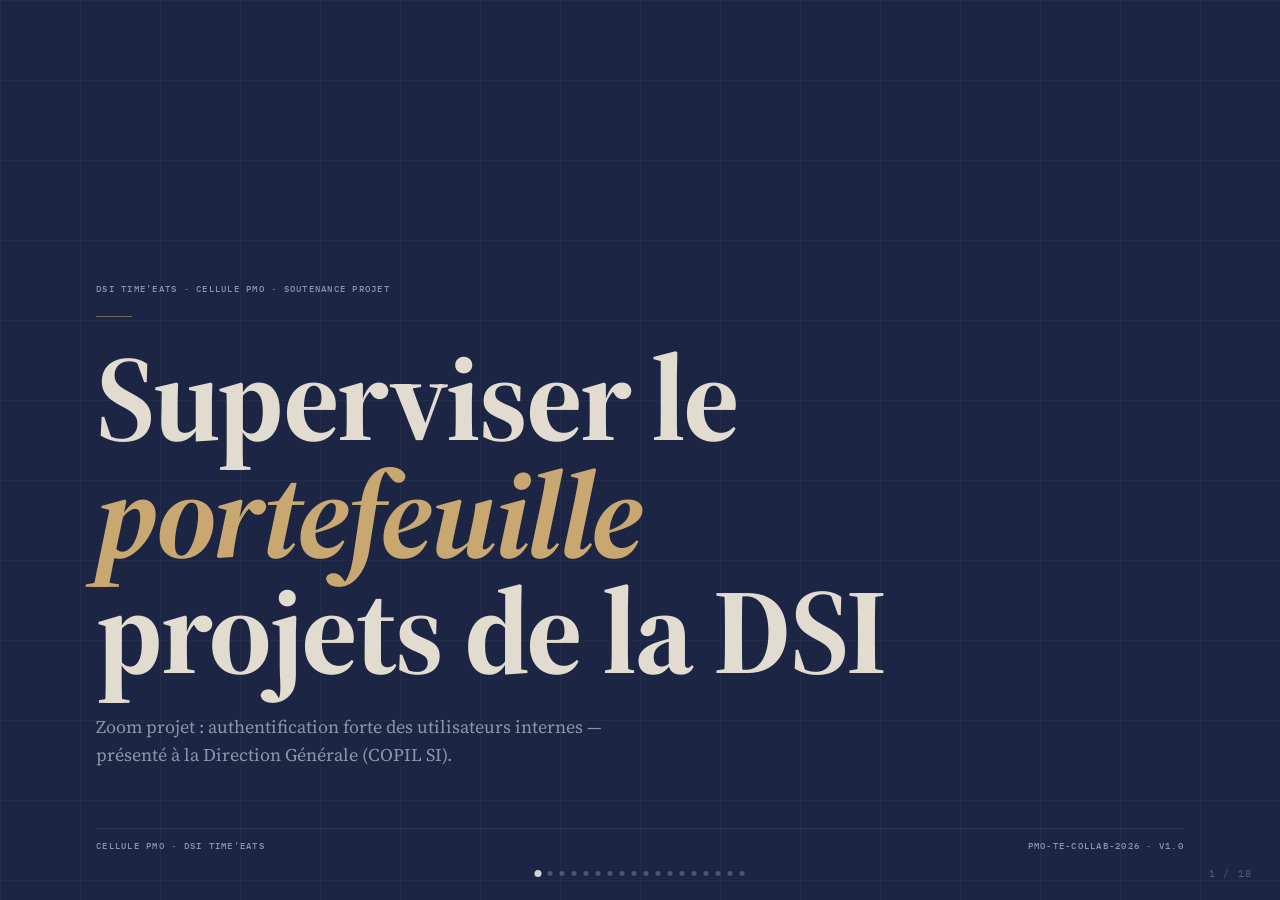
<file: previews/01-signal.html>
<!doctype html>
<html lang="zh-CN">
  <head>
    <meta charset="UTF-8" />
    <meta name="viewport" content="width=device-width, initial-scale=1.0" />
    <title>Signal Template</title>

    <link rel="preconnect" href="https://fonts.googleapis.com" />
    <link rel="preconnect" href="https://fonts.gstatic.com" crossorigin />
    <!--
      Signal style uses four font families:
        1. Source Serif 4     — editorial serif for headlines, mixed roman + italic
        2. DM Sans            — clean grotesque for body, stats numbers
        3. IBM Plex Mono      — condensed mono labels, chrome, kickers
        4. Noto Serif SC / Noto Sans SC — Chinese fallbacks for every role
    -->
    <link
      href="https://fonts.googleapis.com/css2?family=Source+Serif+4:ital,opsz,wght@0,8..60,300;0,8..60,400;0,8..60,600;0,8..60,700;1,8..60,300;1,8..60,400;1,8..60,600;1,8..60,700&family=DM+Sans:opsz,wght@9..40,300;9..40,400;9..40,500;9..40,600&family=IBM+Plex+Mono:wght@300;400;500&family=Noto+Serif+SC:wght@300;400;500;600;700&family=Noto+Sans+SC:wght@300;400;500&display=swap"
      rel="stylesheet"
    />

    <style>
      /* ╔══════════════════════════════════════════════════════════════════════╗
   ║  ZONE A · TOKENS  —  SIGNAL STYLE                                    ║
   ║                                                                      ║
   ║  Replace this block to change the visual style entirely.             ║
   ║  Every color, font, and size in this file reads from these vars.     ║
   ║  Never write raw hex values, font names, or px sizes outside here.   ║
   ╚══════════════════════════════════════════════════════════════════════╝ */
      :root {
        /* ── Palette ──────────────────────────────────────────────────────── */
        /* Dark navy: intelligence, authority, depth — the editorial tone */
        --c-bg: #1c2644;
        /* Slightly lighter navy for secondary dark surfaces */
        --c-bg-alt: #232f55;
        /* Warm cream: the light slide background, like aged paper */
        --c-bg-light: #f0ece3;
        /* Slightly cooler cream for secondary light surfaces */
        --c-bg-light-alt: #e6e0d4;

        /* Primary text on dark: warm off-white, never pure white */
        --c-fg: #e2dcd0;
        /* Secondary text on dark: muted blue-grey */
        --c-fg-2: #8a96a8;
        /* Tertiary / hint text on dark */
        --c-fg-3: #4e5a6e;
        /* Primary text on light: very dark navy near-black */
        --c-fg-light: #1a2030;
        /* Secondary text on light */
        --c-fg-light-2: #5a6270;
        /* Tertiary text on light */
        --c-fg-light-3: #9aa0a8;

        /* Accent: warm antique gold — the single hot colour; used for italic serif em */
        --c-accent: #c8a870;
        /* Dividers on dark: dark navy border */
        --c-border: #2e3d5c;
        /* Dividers on light: warm greige border */
        --c-border-light: #cac4b4;

        /* ── Typography ──────────────────────────────────────────────────── */
        /* Display + Heading: Source Serif 4 — editorial, authoritative.
           Mix roman and italic mid-sentence for the Signal look. */
        --f-display: "Source Serif 4", "Noto Serif SC", Georgia, serif;
        --f-heading: "Source Serif 4", "Noto Serif SC", Georgia, serif;
        /* Body: DM Sans — clean grotesque, steps back so the serif leads */
        --f-body: "DM Sans", "Noto Sans SC", system-ui, sans-serif;
        /* Mono: IBM Plex Mono — the condensed editorial timestamp */
        --f-mono: "IBM Plex Mono", "JetBrains Mono", monospace;

        /* ── Type Scale ───────────────────────────────────────────────────── */
        /* vw units keep all sizes proportional regardless of window width */
        --sz-display: 9.5vw; /* hero cover title — very large, commanding */
        --sz-h1: 5.2vw; /* chapter titles */
        --sz-h2: 3vw; /* slide headlines */
        --sz-h3: 1.9vw; /* sub-headlines, compare panel titles */
        --sz-lead: 1.4vw; /* lead paragraph */
        --sz-body: 1.05vw; /* body text, bullets */
        --sz-caption: 0.82vw; /* captions, footnotes */
        --sz-label: 0.7vw; /* chrome, kickers, tags, mono metadata */

        /* ── Spacing ─────────────────────────────────────────────────────── */
        --pad-x: 7.5vw; /* horizontal slide padding */
        --pad-y: 5.5vh; /* vertical slide padding */
        --gap-lg: 4vh; /* between major content sections */
        --gap-md: 2.5vh; /* between related elements */
        --gap-sm: 1.2vh; /* between tightly coupled elements */

        /* ── Motion ──────────────────────────────────────────────────────── */
        /* Slide pan: sharp in, sharp out — deliberate, not springy */
        --ease-slide: cubic-bezier(0.77, 0, 0.175, 1);
        --dur-slide: 0.85s;
        /* Element entrance: spring-y ease-out for content reveals */
        --ease-enter: cubic-bezier(0.16, 1, 0.3, 1);
        --dur-enter: 0.65s;
      }

      /* ╔══════════════════════════════════════════════════════════════════════╗
   ║  ZONE B · ENGINE — DO NOT MODIFY                                     ║
   ║                                                                      ║
   ║  Layout engine, transitions, animation system, navigation.           ║
   ║  Touching this breaks the mechanics.                                 ║
   ╚══════════════════════════════════════════════════════════════════════╝ */

      *,
      *::before,
      *::after {
        box-sizing: border-box;
        margin: 0;
        padding: 0;
      }
      html,
      body {
        width: 100%;
        height: 100%;
        overflow: hidden;
        background: var(--c-bg);
        -webkit-font-smoothing: antialiased;
      }

      /* Deck container — all slides sit side by side in one horizontal strip */
      #deck {
        display: flex;
        height: 100vh;
        transition: transform var(--dur-slide) var(--ease-slide);
        will-change: transform;
      }

      /* Slide base — each slide occupies exactly one full viewport */
      .slide {
        flex: 0 0 100vw;
        width: 100vw;
        height: 100vh;
        position: relative;
        padding: var(--pad-y) var(--pad-x);
        display: grid;
        grid-template-rows: auto 1fr auto;
        overflow: hidden;
      }
      .slide-body {
        min-height: 0;
      }

      /* Slide themes */
      .slide.dark {
        background: var(--c-bg);
        color: var(--c-fg);
      }
      .slide.light {
        background: var(--c-bg-light);
        color: var(--c-fg-light);
      }

      /* ── Animation system ─────────────────────────────────────────────── */
      /* Elements start invisible; become visible only when slide is active */
      [data-anim] {
        opacity: 0;
      }
      .slide.is-active [data-anim] {
        animation-duration: var(--dur-enter);
        animation-timing-function: var(--ease-enter);
        animation-fill-mode: forwards;
      }
      .slide.is-active [data-anim="fade-up"] {
        animation-name: kFadeUp;
      }
      .slide.is-active [data-anim="fade-in"] {
        animation-name: kFadeIn;
      }
      .slide.is-active [data-anim="reveal-right"] {
        animation-name: kRevealRight;
      }
      .slide.is-active [data-anim="reveal-left"] {
        animation-name: kRevealLeft;
      }
      .slide.is-active [data-anim="scale-in"] {
        animation-name: kScaleIn;
      }

      /* Staggered delays via data-delay attribute (0–6) */
      [data-delay="0"] {
        animation-delay: 0s;
      }
      [data-delay="1"] {
        animation-delay: 0.08s;
      }
      [data-delay="2"] {
        animation-delay: 0.18s;
      }
      [data-delay="3"] {
        animation-delay: 0.3s;
      }
      [data-delay="4"] {
        animation-delay: 0.44s;
      }
      [data-delay="5"] {
        animation-delay: 0.6s;
      }
      [data-delay="6"] {
        animation-delay: 0.78s;
      }

      @keyframes kFadeUp {
        from {
          opacity: 0;
          transform: translateY(28px);
        }
        to {
          opacity: 1;
          transform: none;
        }
      }
      @keyframes kFadeIn {
        from {
          opacity: 0;
        }
        to {
          opacity: 1;
        }
      }
      @keyframes kRevealRight {
        from {
          clip-path: inset(0 100% 0 0);
          opacity: 1;
        }
        to {
          clip-path: inset(0 0% 0 0);
          opacity: 1;
        }
      }
      @keyframes kRevealLeft {
        from {
          clip-path: inset(0 0 0 100%);
          opacity: 1;
        }
        to {
          clip-path: inset(0 0 0 0%);
          opacity: 1;
        }
      }
      @keyframes kScaleIn {
        from {
          opacity: 0;
          transform: scale(0.94);
        }
        to {
          opacity: 1;
          transform: none;
        }
      }

      /* ── Navigation UI ───────────────────────────────────────────────── */
      #nav-dots {
        position: fixed;
        bottom: 24px;
        left: 50%;
        transform: translateX(-50%);
        display: flex;
        gap: 7px;
        z-index: 100;
      }
      .nav-dot {
        width: 5px;
        height: 5px;
        border-radius: 50%;
        border: none;
        background: rgba(255, 255, 255, 0.22);
        cursor: pointer;
        transition:
          background 0.3s,
          transform 0.3s;
        padding: 0;
      }
      .nav-dot.is-active {
        background: rgba(255, 255, 255, 0.8);
        transform: scale(1.4);
      }

      #slide-counter {
        position: fixed;
        bottom: 20px;
        right: 28px;
        font-family: var(--f-mono);
        font-size: 10px;
        letter-spacing: 0.12em;
        color: rgba(255, 255, 255, 0.25);
        z-index: 100;
        user-select: none;
      }

      /* ╔══════════════════════════════════════════════════════════════════════╗
   ║  ZONE C · TYPOGRAPHY                                                 ║
   ╚══════════════════════════════════════════════════════════════════════╝ */

      .display {
        font-family: var(--f-display);
        font-size: var(--sz-display);
        font-weight: 700;
        line-height: 0.96;
        letter-spacing: -0.02em;
      }
      .h1 {
        font-family: var(--f-heading);
        font-size: var(--sz-h1);
        font-weight: 600;
        line-height: 1.08;
        letter-spacing: -0.01em;
      }
      .h2 {
        font-family: var(--f-heading);
        font-size: var(--sz-h2);
        font-weight: 600;
        line-height: 1.18;
      }
      .h3 {
        font-family: var(--f-heading);
        font-size: var(--sz-h3);
        font-weight: 500;
        line-height: 1.3;
      }
      .lead {
        font-family: var(--f-body);
        font-size: var(--sz-lead);
        font-weight: 400;
        line-height: 1.58;
      }
      .body {
        font-family: var(--f-body);
        font-size: var(--sz-body);
        font-weight: 400;
        line-height: 1.65;
      }
      .caption {
        font-family: var(--f-body);
        font-size: var(--sz-caption);
        font-weight: 400;
        line-height: 1.5;
      }
      .label {
        font-family: var(--f-mono);
        font-size: var(--sz-label);
        font-weight: 500;
        letter-spacing: 0.14em;
        text-transform: uppercase;
      }

      /* Signal signature: italic serif in accent gold for em tags inside headings */
      .display em,
      .h1 em,
      .h2 em,
      .h3 em {
        
        color: var(--c-accent);
      }
      .lead em {
        
        color: var(--c-accent);
        font-family: var(--f-heading);
      }

      .dark .muted {
        color: var(--c-fg-2);
      }
      .light .muted {
        color: var(--c-fg-light-2);
      }
      .accent {
        color: var(--c-accent);
      }

      /* ╔══════════════════════════════════════════════════════════════════════╗
   ║  ZONE D · CHROME + GRID TEXTURE                                      ║
   ╚══════════════════════════════════════════════════════════════════════╝ */

      /* Subtle grid overlay — the Signal visual fingerprint */
      .slide.dark::before {
        content: "";
        position: absolute;
        inset: 0;
        background-image:
          linear-gradient(rgba(255, 255, 255, 0.03) 1px, transparent 1px),
          linear-gradient(90deg, rgba(255, 255, 255, 0.03) 1px, transparent 1px);
        background-size: 80px 80px;
        pointer-events: none;
        z-index: 0;
      }
      .slide.dark > * {
        position: relative;
        z-index: 1;
      }

      /* Chrome (top bar) and footer */
      .slide-chrome,
      .slide-foot {
        display: flex;
        justify-content: space-between;
        align-items: center;
      }
      .slide-chrome {
        padding-bottom: var(--gap-sm);
        border-bottom: 1px solid var(--c-border);
        margin-bottom: var(--gap-md);
      }
      .slide-foot {
        padding-top: var(--gap-sm);
        border-top: 1px solid var(--c-border);
        margin-top: var(--gap-md);
      }
      .light .slide-chrome,
      .light .slide-foot {
        border-color: var(--c-border-light);
      }

      /* Special layouts that don't use chrome/foot */
      .slide--cover .slide-chrome,
      .slide--cover .slide-foot,
      .slide--chapter .slide-chrome,
      .slide--chapter .slide-foot,
      .slide--quote .slide-chrome,
      .slide--quote .slide-foot,
      .slide--end .slide-chrome,
      .slide--end .slide-foot {
        display: none;
      }

      /* ╔══════════════════════════════════════════════════════════════════════╗
   ║  ZONE E · LAYOUT PATTERNS                                            ║
   ╚══════════════════════════════════════════════════════════════════════╝ */

      /* 1. COVER ─────────────────────────────────────────────────────────── */
      .slide--cover {
        display: flex;
        flex-direction: column;
        justify-content: flex-end;
      }
      .cover-body {
        display: flex;
        flex-direction: column;
        flex: 1;
        justify-content: flex-end;
        gap: var(--gap-md);
      }
      .cover-meta {
        display: flex;
        justify-content: space-between;
        align-items: flex-end;
        margin-top: var(--gap-lg);
        padding-top: var(--gap-sm);
        border-top: 1px solid var(--c-border);
      }
      .light .cover-meta {
        border-color: var(--c-border-light);
      }

      /* 2. CHAPTER ────────────────────────────────────────────────────────── */
      .slide--chapter {
        display: flex;
        flex-direction: column;
        justify-content: center;
      }
      .chapter-num {
        font-family: var(--f-mono);
        font-size: var(--sz-label);
        letter-spacing: 0.2em;
        text-transform: uppercase;
        color: var(--c-accent);
        margin-bottom: var(--gap-md);
      }
      .chapter-rule {
        width: 36px;
        height: 1px;
        background: var(--c-accent);
        margin-bottom: var(--gap-md);
      }

      /* 3. STATEMENT ──────────────────────────────────────────────────────── */
      .slide--statement .statement-body {
        display: flex;
        flex-direction: column;
        justify-content: center;
        gap: var(--gap-md);
      }

      /* 4. SPLIT ──────────────────────────────────────────────────────────── */
      .slide--split .slide-body {
        display: grid;
        grid-template-columns: 1fr 1fr;
        gap: calc(var(--pad-x) * 0.7);
        align-items: center;
      }
      .split-text {
        display: flex;
        flex-direction: column;
        gap: var(--gap-md);
      }
      .split-image {
        display: flex;
        flex-direction: column;
        gap: var(--gap-sm);
      }
      .split-image img {
        width: 100%;
        height: 55vh;
        object-fit: cover;
        display: block;
      }

      /* 5. STATS ───────────────────────────────────────────────────────────── */
      .slide--stats .slide-body {
        display: flex;
        flex-direction: column;
        justify-content: center;
        gap: var(--gap-lg);
      }
      .stats-grid {
        display: grid;
        grid-template-columns: repeat(3, 1fr);
        gap: 0;
      }
      .stats-grid.cols-4 {
        grid-template-columns: repeat(4, 1fr);
      }
      .stat-card {
        display: flex;
        flex-direction: column;
        gap: var(--gap-sm);
        padding: var(--gap-md) var(--gap-md) var(--gap-md) 0;
        border-top: 1px solid var(--c-border);
      }
      .light .stat-card {
        border-color: var(--c-border-light);
      }
      .stat-value {
        font-family: var(--f-display);
        font-size: 5.5vw;
        font-weight: 600;
        line-height: 1;
        color: var(--c-accent);
        letter-spacing: -0.02em;
      }
      .stat-label {
        font-family: var(--f-body);
        font-size: var(--sz-body);
        line-height: 1.5;
      }
      .stat-note {
        font-family: var(--f-mono);
        font-size: var(--sz-caption);
        letter-spacing: 0.05em;
        color: var(--c-fg-3);
      }
      .light .stat-note {
        color: var(--c-fg-light-3);
      }

      /* 6. QUOTE ───────────────────────────────────────────────────────────── */
      .slide--quote {
        display: flex;
        flex-direction: column;
        justify-content: center;
        padding: calc(var(--pad-y) * 1.2) calc(var(--pad-x) * 1.1);
      }
      .quote-mark {
        font-family: var(--f-display);
        font-size: 8vw;
        line-height: 0.6;
        color: var(--c-accent);
        margin-bottom: var(--gap-md);
        font-weight: 300;
      }
      .quote-text {
        font-family: var(--f-display);
        font-size: 3.6vw;
        font-weight: 400;
        line-height: 1.28;
        letter-spacing: -0.01em;
        max-width: 78%;
        margin-bottom: var(--gap-lg);
        
      }
      .quote-attr {
        display: flex;
        flex-direction: column;
        gap: 0.4vh;
      }

      /* 7. LIST ────────────────────────────────────────────────────────────── */
      .slide--list .slide-body {
        display: grid;
        grid-template-columns: 2fr 3fr;
        gap: calc(var(--pad-x) * 0.8);
        align-items: center;
      }
      .list-head {
        display: flex;
        flex-direction: column;
        gap: var(--gap-md);
        padding-top: var(--gap-sm);
      }
      .bullet-list {
        list-style: none;
        display: flex;
        flex-direction: column;
        gap: var(--gap-md);
      }
      .bullet-list li {
        display: grid;
        grid-template-columns: 1.2em 1fr;
        gap: 0.5em;
        font-family: var(--f-body);
        font-size: var(--sz-lead);
        line-height: 1.5;
      }
      .bullet-list li::before {
        content: "—";
        color: var(--c-accent);
        font-family: var(--f-mono);
      }
      .dark .bullet-list li {
        color: var(--c-fg);
      }
      .light .bullet-list li {
        color: var(--c-fg-light);
      }

      /* 8. COMPARE ─────────────────────────────────────────────────────────── */
      .slide--compare .slide-body {
        display: grid;
        grid-template-columns: 1fr 1fr;
        height: 100%;
      }
      .compare-panel {
        display: flex;
        flex-direction: column;
        gap: var(--gap-md);
        padding: var(--gap-md) 0;
      }
      .compare-panel.left {
        padding-right: calc(var(--pad-x) * 0.55);
        border-right: 1px solid var(--c-border);
      }
      .compare-panel.right {
        padding-left: calc(var(--pad-x) * 0.55);
      }
      .light .compare-panel.left {
        border-color: var(--c-border-light);
      }
      .compare-label {
        font-family: var(--f-mono);
        font-size: var(--sz-label);
        letter-spacing: 0.16em;
        text-transform: uppercase;
        padding-bottom: var(--gap-sm);
        border-bottom: 1px solid var(--c-border);
      }
      .compare-label.after {
        color: var(--c-accent);
      }
      .light .compare-label {
        border-color: var(--c-border-light);
      }

      /* 9. END ─────────────────────────────────────────────────────────────── */
      .slide--end {
        display: flex;
        flex-direction: column;
        justify-content: center;
        gap: var(--gap-md);
      }

      /* 10. EDITORIAL — Editorial newsletter style ─────────────────── */
      .slide--editorial {
        grid-template-rows: auto auto auto 1fr auto;
      }
      .editorial-stamp {
        font-family: var(--f-mono);
        font-size: var(--sz-label);
        letter-spacing: 0.22em;
        color: var(--c-fg-3);
      }
      .editorial-stamp .accent {
        color: var(--c-accent);
      }
      .editorial-hl {
        font-family: var(--f-heading);
        font-size: 2.75vw;
        font-weight: 600;
        line-height: 1.2;
        padding-bottom: var(--gap-md);
        border-bottom: 1px solid var(--c-border);
      }
      .editorial-hl em {
        
        color: var(--c-accent);
      }
      .light .editorial-hl {
        border-color: var(--c-border-light);
      }

      /* Two-column layout */
      .editorial-cols {
        display: grid;
        grid-template-columns: 1.15fr 0.85fr;
        gap: 0;
        min-height: 0;
      }
      .editorial-col-left {
        padding-right: calc(var(--pad-x) * 0.38);
        border-right: 1px solid var(--c-border);
        display: flex;
        flex-direction: column;
      }
      .editorial-col-right {
        padding-left: calc(var(--pad-x) * 0.38);
        display: flex;
        flex-direction: column;
        gap: var(--gap-md);
      }
      .light .editorial-col-left {
        border-color: var(--c-border-light);
      }
      .editorial-col-head {
        font-family: var(--f-mono);
        font-size: var(--sz-label);
        letter-spacing: 0.18em;
        color: var(--c-fg-3);
        padding-bottom: var(--gap-sm);
        border-bottom: 1px solid var(--c-border);
        margin-bottom: var(--gap-sm);
      }
      .light .editorial-col-head {
        border-color: var(--c-border-light);
        color: var(--c-fg-light-3);
      }

      /* Date log in left column */
      .log-list {
        display: flex;
        flex-direction: column;
        gap: 1.4vh;
        flex: 1;
      }
      .log-row {
        display: grid;
        grid-template-columns: 5em 1fr;
        gap: 1em;
        align-items: baseline;
      }
      .log-dt {
        font-family: var(--f-mono);
        font-size: var(--sz-caption);
        letter-spacing: 0.1em;
        color: var(--c-fg-3);
        white-space: nowrap;
      }
      .log-dd {
        font-family: var(--f-body);
        font-size: var(--sz-body);
        line-height: 1.52;
      }
      .log-dd em {
        
        color: var(--c-accent);
        font-family: var(--f-heading);
      }

      /* 2x2 mixed-font stat grid in right column */
      .stat-4 {
        display: grid;
        grid-template-columns: 1fr 1fr;
        gap: 0;
      }
      .stat-4-cell {
        border-top: 1px solid var(--c-border);
        padding: 1.2vh 0 1.5vh 0;
      }
      .stat-4-cell:nth-child(even) {
        border-left: 1px solid var(--c-border);
        padding-left: 1.8vh;
      }
      .light .stat-4-cell {
        border-color: var(--c-border-light);
      }
      /* Value: roman grotesque number (DM Sans 700) + italic serif suffix (Source Serif 4 italic) */
      .stat-4-val {
        font-family: var(--f-body);
        font-size: 2.5vw;
        font-weight: 700;
        line-height: 1;
        color: var(--c-fg);
        margin-bottom: 0.5vh;
        letter-spacing: -0.02em;
      }
      .stat-4-val em {
        font-family: var(--f-display);
        
        color: var(--c-accent);
        font-weight: 600;
      }
      .stat-4-label {
        font-family: var(--f-mono);
        font-size: 0.62vw;
        letter-spacing: 0.07em;
        color: var(--c-fg-3);
        line-height: 1.4;
        text-transform: uppercase;
      }
      .light .stat-4-label {
        color: var(--c-fg-light-3);
      }

      /* Analysis line below columns */
      .editorial-analysis {
        font-family: var(--f-body);
        font-size: 0.88vw;
        line-height: 1.72;
        color: var(--c-fg-2);
        border-top: 1px solid var(--c-border);
        padding-top: var(--gap-sm);
      }
      .light .editorial-analysis {
        border-color: var(--c-border-light);
        color: var(--c-fg-light-2);
      }

      /* 11. DENSE — Two-column editorial text ─────────────────────────────── */
      .slide--dense {
        grid-template-rows: auto auto 1fr auto;
      }
      .dense-hl {
        font-family: var(--f-heading);
        font-size: 2.4vw;
        font-weight: 600;
        line-height: 1.2;
        padding-bottom: var(--gap-md);
        border-bottom: 1px solid var(--c-border);
        max-width: 88%;
      }
      .dense-hl em {
        
        color: var(--c-accent);
      }
      .light .dense-hl {
        border-color: var(--c-border-light);
      }
      .dense-cols {
        display: grid;
        grid-template-columns: 1fr 1fr;
        gap: calc(var(--pad-x) * 0.45);
        padding-top: var(--gap-md);
        min-height: 0;
      }
      .dense-col h4 {
        font-family: var(--f-mono);
        font-size: var(--sz-label);
        letter-spacing: 0.16em;
        color: var(--c-fg-3);
        margin-bottom: var(--gap-sm);
        padding-bottom: var(--gap-sm);
        border-bottom: 1px solid var(--c-border);
      }
      .light .dense-col h4 {
        border-color: var(--c-border-light);
        color: var(--c-fg-light-3);
      }
      .dense-col p {
        font-family: var(--f-body);
        font-size: var(--sz-body);
        line-height: 1.72;
        color: var(--c-fg-2);
        margin-bottom: 1.4vh;
      }
      .light .dense-col p {
        color: var(--c-fg-light-2);
      }
      .dense-col p:last-child {
        margin-bottom: 0;
      }
      .dense-col p em {
        
        color: var(--c-accent);
        font-family: var(--f-heading);
      }

      /* 12. FULLBLEED ──────────────────────────────────────────────────────── */
      .slide--fullbleed {
        padding: 0;
        display: block;
        position: relative;
      }
      .slide--fullbleed::before {
        display: none !important;
      }
      .fb-img {
        position: absolute;
        inset: 0;
        width: 100%;
        height: 100%;
        object-fit: cover;
        display: block;
      }
      .fb-content {
        position: absolute;
        bottom: 0;
        left: 0;
        right: 0;
        padding: var(--pad-y) var(--pad-x);
        background: linear-gradient(
          to bottom,
          transparent 0%,
          rgba(15, 20, 36, 0.9) 35%
        );
        display: flex;
        flex-direction: column;
        gap: var(--gap-sm);
      }

      /* ╔══════════════════════════════════════════════════════════════════════╗
   ║  ZONE F · COMPONENTS                                                 ║
   ╚══════════════════════════════════════════════════════════════════════╝ */

      /* Decorative rule lines */
      .rule {
        width: 36px;
        height: 1px;
        background: var(--c-accent);
      }
      .rule.full {
        width: 100%;
        background: var(--c-border);
      }
      .light .rule.full {
        background: var(--c-border-light);
      }

      /* Kicker label (above headlines) */
      .kicker {
        font-family: var(--f-mono);
        font-size: var(--sz-label);
        letter-spacing: 0.14em;
        text-transform: uppercase;
        color: var(--c-accent);
      }

      /* Outlined tag */
      .tag {
        display: inline-block;
        font-family: var(--f-mono);
        font-size: var(--sz-label);
        letter-spacing: 0.14em;
        text-transform: uppercase;
        color: var(--c-accent);
        border: 1px solid var(--c-accent);
        padding: 0.3em 0.8em;
        line-height: 1;
      }

      /* Image caption */
      .img-caption {
        font-family: var(--f-mono);
        font-size: var(--sz-caption);
        letter-spacing: 0.04em;
        opacity: 0.5;
        margin-top: 0.8vh;
      }
      /* ── CHART ─────────────────────────────────────────────────────────── */
      .slide--chart .slide-body {
        display: flex;
        flex-direction: column;
        gap: var(--gap-md);
        min-height: 0;
      }
      .chart-header {
        display: flex;
        justify-content: space-between;
        align-items: baseline;
        flex-shrink: 0;
      }
      .chart-wrapper {
        flex: 1;
        display: flex;
        flex-direction: column;
        justify-content: flex-end;
        min-height: 0;
      }
      .bar-track {
        height: 30vh;
        display: flex;
        align-items: flex-end;
        gap: 4vw;
        border-left: 1px solid var(--c-border);
        padding-left: 0.5vw;
      }
      .light .bar-track {
        border-color: var(--c-border-light);
      }
      .bar-col {
        flex: 1;
        display: flex;
        flex-direction: column;
        align-items: flex-start;
        justify-content: flex-end;
        gap: 1vh;
        height: 100%;
      }
      .bar-fill {
        width: 100%;
        background: var(--c-fg-3);
      }
      .bar-fill.accent {
        background: var(--c-accent);
      }
      .light .bar-fill {
        background: var(--c-fg-light-3);
      }
      .light .bar-fill.accent {
        background: var(--c-accent);
      }
      .bar-x-label {
        font-family: var(--f-mono);
        font-size: var(--sz-caption);
        letter-spacing: 0.1em;
        color: var(--c-fg-3);
        white-space: nowrap;
        text-transform: uppercase;
      }
      .light .bar-x-label {
        color: var(--c-fg-light-3);
      }
      .bar-val {
        font-family: var(--f-body);
        font-size: var(--sz-body);
        font-weight: 500;
        color: var(--c-fg-2);
      }
      .bar-val.hi {
        color: var(--c-accent);
        font-weight: 600;
      }
      .light .bar-val {
        color: var(--c-fg-light-2);
      }
      .chart-baseline {
        height: 1px;
        background: var(--c-border);
        flex-shrink: 0;
        margin-top: 1px;
      }
      .light .chart-baseline {
        background: var(--c-border-light);
      }
      .chart-source {
        flex-shrink: 0;
        font-family: var(--f-mono);
        font-size: var(--sz-caption);
        color: var(--c-fg-3);
        letter-spacing: 0.06em;
        margin-top: var(--gap-sm);
      }
      .light .chart-source {
        color: var(--c-fg-light-3);
      }

      /* ── DIAGRAM ────────────────────────────────────────────────────────── */
      .slide--diagram .slide-body {
        display: flex;
        flex-direction: column;
        justify-content: center;
        gap: var(--gap-lg);
        min-height: 0;
      }
      .flow {
        display: flex;
        align-items: stretch;
        gap: 0;
      }
      .flow-step {
        flex: 1;
        display: flex;
        flex-direction: column;
        gap: var(--gap-sm);
        padding-right: calc(var(--pad-x) * 0.35);
      }
      .flow-num {
        font-family: var(--f-display);
        font-size: 4.5vw;
        font-weight: 700;
        line-height: 1;
        color: var(--c-accent);
        letter-spacing: -0.02em;
        
      }
      .flow-title {
        font-family: var(--f-heading);
        font-size: var(--sz-h3);
        font-weight: 600;
        line-height: 1.15;
        color: var(--c-fg);
      }
      .light .flow-title {
        color: var(--c-fg-light);
      }
      .flow-desc {
        font-family: var(--f-body);
        font-size: var(--sz-body);
        color: var(--c-fg-2);
        line-height: 1.62;
      }
      .light .flow-desc {
        color: var(--c-fg-light-2);
      }
      .flow-arrow {
        display: flex;
        align-items: flex-start;
        padding-top: 1em;
        padding-right: calc(var(--pad-x) * 0.35);
        font-size: 2vw;
        color: var(--c-border);
        flex-shrink: 0;
      }
      .light .flow-arrow {
        color: var(--c-border-light);
      }

      /* ── PIE / DONUT CHART ──────────────────────────────────────────────── */
      .slide--pie .slide-body {
        display: flex;
        flex-direction: column;
        gap: var(--gap-md);
        min-height: 0;
      }
      .pie-row {
        display: grid;
        grid-template-columns: 1fr 1fr;
        gap: calc(var(--pad-x) * 0.7);
        align-items: center;
        flex: 1;
        min-height: 0;
      }
      .pie-donut {
        width: min(26vw, 42vh);
        height: min(26vw, 42vh);
        border-radius: 50%;
        position: relative;
        flex-shrink: 0;
        justify-self: center;
      }
      .pie-donut::after {
        content: "";
        position: absolute;
        inset: 22%;
        border-radius: 50%;
        background: var(--c-bg);
      }
      .pie-legend {
        display: flex;
        flex-direction: column;
        gap: var(--gap-md);
      }
      .pie-item {
        display: grid;
        grid-template-columns: 0.8em 1fr auto;
        gap: 1em;
        align-items: center;
      }
      .pie-swatch {
        width: 0.8em;
        height: 0.8em;
        border-radius: 2px;
        flex-shrink: 0;
      }
      .pie-item-label {
        font-family: var(--f-body);
        font-size: var(--sz-lead);
        line-height: 1.4;
      }
      .pie-item-val {
        font-family: var(--f-mono);
        font-size: var(--sz-body);
        font-weight: 500;
        letter-spacing: 0.06em;
        color: var(--c-accent);
      }
      .pie-total {
        margin-top: var(--gap-sm);
        padding-top: var(--gap-sm);
        border-top: 1px solid var(--c-border);
        font-family: var(--f-mono);
        font-size: var(--sz-label);
        letter-spacing: 0.1em;
        color: var(--c-fg-3);
      }
      .light .pie-donut::after {
        background: var(--c-bg-light);
      }
      .light .pie-total {
        border-color: var(--c-border-light);
        color: var(--c-fg-light-3);
      }

      /* ── PYRAMID ─────────────────────────────────────────────────────────── */
      .slide--pyramid .slide-body {
        display: flex;
        flex-direction: column;
        justify-content: center;
        gap: var(--gap-md);
        min-height: 0;
      }
      .pyramid {
        display: flex;
        flex-direction: column;
        gap: 3px;
        align-items: center;
      }
      .pyr-level {
        display: flex;
        justify-content: space-between;
        align-items: center;
        padding: 1.3vh 2.5vw;
        border-left: 3px solid var(--c-accent);
        transition: width 0.3s;
      }
      .pyr-level:nth-child(1) {
        background: color-mix(in srgb, var(--c-accent) 70%, var(--c-bg));
        width: 38%;
      }
      .pyr-level:nth-child(2) {
        background: color-mix(in srgb, var(--c-accent) 45%, var(--c-bg));
        width: 54%;
      }
      .pyr-level:nth-child(3) {
        background: color-mix(in srgb, var(--c-accent) 27%, var(--c-bg));
        width: 70%;
      }
      .pyr-level:nth-child(4) {
        background: color-mix(in srgb, var(--c-accent) 15%, var(--c-bg));
        width: 86%;
      }
      .pyr-level:nth-child(5) {
        background: color-mix(in srgb, var(--c-accent) 8%, var(--c-bg));
        width: 100%;
      }
      .pyr-name {
        font-family: var(--f-heading);
        font-size: var(--sz-h3);
        font-weight: 500;
        line-height: 1.2;
      }
      .pyr-desc {
        font-family: var(--f-body);
        font-size: var(--sz-body);
        color: var(--c-fg-2);
        text-align: right;
        max-width: 55%;
        line-height: 1.4;
      }

      /* ── VERTICAL TIMELINE ───────────────────────────────────────────────── */
      .slide--vtimeline {
        grid-template-rows: auto auto 1fr auto;
      }
      .vt-hl {
        font-family: var(--f-heading);
        font-size: var(--sz-h2);
        font-weight: 600;
        padding-bottom: var(--gap-md);
        border-bottom: 1px solid var(--c-border);
      }
      .light .vt-hl {
        border-color: var(--c-border-light);
      }
      .vtimeline {
        display: grid;
        grid-template-columns: 8em 1px 1fr;
        gap: 0;
        min-height: 0;
        padding-top: var(--gap-md);
      }
      .vt-date {
        font-family: var(--f-mono);
        font-size: var(--sz-caption);
        letter-spacing: 0.08em;
        color: var(--c-fg-3);
        text-align: right;
        padding: 0 1.5vw 3.5vh 0;
        line-height: 1.4;
      }
      .light .vt-date {
        color: var(--c-fg-light-3);
      }
      .vt-spine {
        background: var(--c-border);
        position: relative;
      }
      .light .vt-spine {
        background: var(--c-border-light);
      }
      .vt-spine::before {
        content: "";
        position: absolute;
        top: 0.25em;
        left: -4px;
        width: 9px;
        height: 9px;
        border-radius: 50%;
        background: var(--c-accent);
      }
      .vt-content {
        padding: 0 0 3.5vh 1.5vw;
      }
      .vt-title {
        font-family: var(--f-heading);
        font-size: var(--sz-h3);
        font-weight: 500;
        margin-bottom: 0.6vh;
        line-height: 1.25;
      }
      .vt-body {
        font-family: var(--f-body);
        font-size: var(--sz-body);
        color: var(--c-fg-2);
        line-height: 1.65;
      }
      .light .vt-body {
        color: var(--c-fg-light-2);
      }
      .vt-body em {
        
        color: var(--c-accent);
        font-family: var(--f-heading);
      }

      /* ── CYCLE PROCESS ───────────────────────────────────────────────────── */
      .slide--cycle .slide-body {
        display: flex;
        flex-direction: column;
        gap: var(--gap-md);
        min-height: 0;
      }
      .cycle-grid {
        display: grid;
        grid-template-columns: 1fr 3em 1fr;
        grid-template-rows: 1fr 3em 1fr;
        gap: var(--gap-sm);
        flex: 1;
        min-height: 0;
        align-items: center;
      }
      .cycle-step {
        display: flex;
        flex-direction: column;
        gap: var(--gap-sm);
        padding: var(--gap-md);
        border-top: 2px solid var(--c-accent);
      }
      .cycle-num {
        font-family: var(--f-display);
        font-size: 3.2vw;
        font-weight: 700;
        color: var(--c-accent);
        line-height: 1;
        letter-spacing: -0.02em;
      }
      .cycle-title {
        font-family: var(--f-heading);
        font-size: var(--sz-h3);
        font-weight: 500;
        line-height: 1.2;
      }
      .cycle-desc {
        font-family: var(--f-body);
        font-size: var(--sz-body);
        color: var(--c-fg-2);
        line-height: 1.6;
      }
      .light .cycle-desc {
        color: var(--c-fg-light-2);
      }
      .cycle-arrow {
        color: var(--c-fg-3);
        font-size: 1.8vw;
        display: flex;
        align-items: center;
        justify-content: center;
      }
      .light .cycle-arrow {
        color: var(--c-fg-light-3);
      }
      .cycle-corner {
        display: flex;
        align-items: center;
        justify-content: center;
        color: var(--c-fg-3);
        font-size: 1.3vw;
      }
    </style>
  </head>

  <body>
    <!-- NAV DOTS: generated by JS -->
    <nav id="nav-dots"></nav>
    <!-- SLIDE COUNTER: generated by JS -->
    <div id="slide-counter"></div>

    <!-- ═══════════════════════════════════════════════════════════════════════
         DECK — all slides live here, side by side
         ═══════════════════════════════════════════════════════════════════════ -->
    <div id="deck">
      <!-- ═══════ SLIDE 1 · COVER dark ══════════════════════════════════════ -->
      <section class="slide dark slide--cover">
        <div class="cover-body">
          <!-- Session stamp: condensed mono label top-left -->
          <div class="label muted" data-anim="fade-in" data-delay="0">
            DSI Time'Eats · Cellule PMO · Soutenance projet
          </div>

          <!-- Gold rule reveal -->
          <div class="rule" data-anim="reveal-right" data-delay="1"></div>

          <!-- Display title: roman + italic accent -->
          <h1 class="display" data-anim="fade-up" data-delay="2">
            Superviser le <em>portefeuille</em><br />projets de la DSI
          </h1>

          <!-- Subtitle: italic serif -->
          <p
            class="lead"
            style="

              font-family: var(--f-heading);
              max-width: 52%;
              color: var(--c-fg-2);
            "
            data-anim="fade-up"
            data-delay="3"
          >
            Zoom projet : authentification forte des utilisateurs internes — présenté à la Direction Générale (COPIL SI).
          </p>

          <!-- Meta bar: name left, version right -->
          <div class="cover-meta" data-anim="fade-in" data-delay="4">
            <span class="label muted">Cellule PMO · DSI Time'Eats</span>
            <span class="label muted">PMO-TE-COLLAB-2026 · V1.0</span>
          </div>
        </div>
      </section>

      <!-- ═══════ SLIDE 2 · CHAPTER dark ════════════════════════════════════ -->
      <section class="slide dark slide--chapter">
        <!-- Chapter number: mono label -->
        <div class="chapter-num" data-anim="fade-in" data-delay="0">
          01 · [Section]
        </div>
        <!-- Gold rule -->
        <div class="chapter-rule" data-anim="reveal-right" data-delay="1"></div>
        <!-- Chapter title -->
        <h1
          class="h1"
          style="max-width: 62%; margin-bottom: var(--gap-md)"
          data-anim="fade-up"
          data-delay="2"
        >
          Section headline with one emphasized idea
        </h1>
        <!-- Description -->
        <p
          class="lead muted"
          style="max-width: 50%"
          data-anim="fade-up"
          data-delay="3"
        >
          A brief setup sentence that explains what this section covers and why
          it matters.
        </p>
      </section>

      <!-- ═══════ SLIDE 3 · STATEMENT dark ══════════════════════════════════ -->
      <section class="slide dark slide--statement">
        <!-- Chrome bar -->
        <div class="slide-chrome">
          <span class="label muted" data-anim="fade-in" data-delay="0"
            >[Slide Label]</span
          >
          <span class="label muted" data-anim="fade-in" data-delay="0">03</span>
        </div>

        <div class="slide-body">
          <div class="statement-body">
            <!-- Kicker -->
            <div class="kicker" data-anim="fade-in" data-delay="1">
              [Kicker Label]
            </div>
            <!-- Gold rule -->
            <div class="rule" data-anim="reveal-right" data-delay="2"></div>
            <!-- Main statement -->
            <h1
              class="h1"
              style="max-width: 68%"
              data-anim="fade-up"
              data-delay="3"
            >
              A concise statement that frames the main argument in one
              memorable sentence.
            </h1>
          </div>
        </div>

        <div class="slide-foot">
          <span class="label muted"></span>
          <span class="label muted">03 / 18</span>
        </div>
      </section>

      <!-- ═══════ SLIDE 4 · SPLIT light ═════════════════════════════════════ -->
      <section class="slide light slide--split">
        <!-- Chrome bar -->
        <div class="slide-chrome">
          <span
            class="label"
            style="color: var(--c-fg-light-2)"
            data-anim="fade-in"
            data-delay="0"
            >[Category] · [Topic]</span
          >
          <span
            class="label"
            style="color: var(--c-fg-light-2)"
            data-anim="fade-in"
            data-delay="0"
            >04</span
          >
        </div>

        <div class="slide-body">
          <!-- Left: text content -->
          <div class="split-text" data-anim="fade-up" data-delay="1">
            <div class="kicker">[Kicker Label]</div>
            <h2 class="h2">
              Main headline for a split-layout slide
            </h2>
            <p class="lead" style="color: var(--c-fg-light-2)">
              Use this paragraph for the core explanation. Keep it short,
              specific, and easy to scan.
            </p>
            <!-- Bullet list -->
            <ul class="bullet-list" style="font-size: var(--sz-body)">
              <li>First supporting point with concise context</li>
              <li>Second supporting point with concise context</li>
              <li>Third supporting point with concise context</li>
            </ul>
          </div>

          <!-- Right: image placeholder -->
          <div
            class="split-image"
            data-anim="fade-in"
            data-delay="3"
            style="display: flex; flex-direction: column; gap: var(--gap-sm)"
          >
            <div
              style="
                flex: 1;
                background: var(--c-bg-light-alt);
                border: 1px solid var(--c-border-light);
                display: flex;
                align-items: center;
                justify-content: center;
                min-height: 28vh;
              "
            >
              <span
                style="
                  font-family: var(--f-mono);
                  font-size: var(--sz-label);
                  color: var(--c-fg-light-3);
                  letter-spacing: 0.12em;
                  text-transform: uppercase;
                "
                >Image Placeholder</span
              >
            </div>
            <p class="img-caption" style="color: var(--c-fg-light-3)">
              [Caption for image]
            </p>
          </div>
        </div>

        <div class="slide-foot">
          <span class="label" style="color: var(--c-fg-light-2)"></span>
          <span class="label" style="color: var(--c-fg-light-2)">04 / 18</span>
        </div>
      </section>

      <!-- ═══════ SLIDE 5 · STATS dark ═══════════════════════════════════════ -->
      <section class="slide dark slide--stats">
        <!-- Chrome bar -->
        <div class="slide-chrome">
          <span class="label muted" data-anim="fade-in" data-delay="0"
            >[Category] · [Metrics]</span
          >
          <span class="label muted" data-anim="fade-in" data-delay="0">05</span>
        </div>

        <div class="slide-body">
          <!-- Headline above stats -->
          <h2 class="h2" data-anim="fade-up" data-delay="1">
            Three metrics that summarize the current state
          </h2>

          <!-- 3-column stat grid -->
          <div class="stats-grid" data-anim="fade-up" data-delay="2">
            <div class="stat-card">
              <div class="stat-value">[X]%</div>
              <div class="stat-label">
                Short description of the first metric and its meaning
              </div>
              <div class="stat-note">[Source] · [Date]</div>
            </div>
            <div class="stat-card">
              <div class="stat-value">[Y]×</div>
              <div class="stat-label">
                Short description of the second metric and its meaning
              </div>
              <div class="stat-note">[Method or source]</div>
            </div>
            <div class="stat-card">
              <div class="stat-value">[Z]</div>
              <div class="stat-label">
                Short description of the third metric and its meaning
              </div>
              <div class="stat-note">[Benchmark]</div>
            </div>
          </div>
        </div>

        <div class="slide-foot">
          <span class="label muted"></span>
          <span class="label muted">05 / 18</span>
        </div>
      </section>

      <!-- ═══════ SLIDE 6 · QUOTE dark ═══════════════════════════════════════ -->
      <section class="slide dark slide--quote">
        <!-- Opening quote mark in accent gold -->
        <div class="quote-mark" data-anim="fade-in" data-delay="0">"</div>

        <!-- Quote body: large italic serif -->
        <p class="quote-text" data-anim="fade-up" data-delay="1">
          A short pull quote or highlighted observation can sit here.
        </p>

        <!-- Attribution -->
        <div class="quote-attr" data-anim="fade-up" data-delay="3">
          <span class="label accent">[Source Name]</span>
          <span class="label muted">[Source Role] · [Context]</span>
        </div>
      </section>

      <!-- ═══════ SLIDE 7 · LIST light ═══════════════════════════════════════ -->
      <section class="slide light slide--list">
        <!-- Chrome bar -->
        <div class="slide-chrome">
          <span
            class="label"
            style="color: var(--c-fg-light-2)"
            data-anim="fade-in"
            data-delay="0"
            >[Framework]</span
          >
          <span
            class="label"
            style="color: var(--c-fg-light-2)"
            data-anim="fade-in"
            data-delay="0"
            >07</span
          >
        </div>

        <div class="slide-body">
          <!-- Left column: intro -->
          <div class="list-head" data-anim="fade-up" data-delay="1">
            <div class="kicker">[Kicker Label]</div>
            <h2 class="h2">
              Five principles that shape the recommended approach
            </h2>
            <p class="body" style="color: var(--c-fg-light-2)">
              Use this sentence to introduce the list and clarify how the
              points should be read.
            </p>
          </div>

          <!-- Right column: bullets -->
          <ul class="bullet-list" data-anim="fade-up" data-delay="2">
            <li>
              First principle written as a complete sentence
            </li>
            <li>
              Second principle written as a complete sentence
            </li>
            <li>
              Third principle written as a complete sentence
            </li>
            <li>Fourth principle written as a complete sentence</li>
            <li>Fifth principle written as a complete sentence</li>
          </ul>
        </div>

        <div class="slide-foot">
          <span class="label" style="color: var(--c-fg-light-2)"></span>
          <span class="label" style="color: var(--c-fg-light-2)">07 / 18</span>
        </div>
      </section>

      <!-- ═══════ SLIDE 8 · COMPARE dark ════════════════════════════════════ -->
      <section class="slide dark slide--compare">
        <!-- Chrome bar -->
        <div class="slide-chrome">
          <span class="label muted" data-anim="fade-in" data-delay="0"
            >[Before] · [After]</span
          >
          <span class="label muted" data-anim="fade-in" data-delay="0">08</span>
        </div>

        <div class="slide-body">
          <!-- Left panel: Before -->
          <div class="compare-panel left" data-anim="fade-up" data-delay="1">
            <div class="compare-label">[Current State]</div>
            <h3 class="h3">
              Headline describing the current state
            </h3>
            <p class="lead" style="color: var(--c-fg-2)">
              Describe the current approach, the friction it creates, and why it
              needs to change.
            </p>
            <ul class="bullet-list" style="font-size: var(--sz-body)">
              <li>Current limitation or source of friction</li>
              <li>Current limitation or source of friction</li>
              <li>Current limitation or source of friction</li>
            </ul>
          </div>

          <!-- Right panel: After -->
          <div class="compare-panel right" data-anim="fade-up" data-delay="2">
            <div class="compare-label after">[Proposed State]</div>
            <h3 class="h3">
              Headline describing the proposed approach
            </h3>
            <p class="lead" style="color: var(--c-fg-2)">
              Describe the improved approach, the behavior it enables, and the
              outcome it supports.
            </p>
            <ul class="bullet-list" style="font-size: var(--sz-body)">
              <li>Expected improvement or capability</li>
              <li>Expected improvement or capability</li>
              <li>Expected improvement or capability</li>
            </ul>
          </div>
        </div>

        <div class="slide-foot">
          <span class="label muted"></span>
          <span class="label muted">08 / 18</span>
        </div>
      </section>

      <!-- ═══════ SLIDE 9 · EDITORIAL dark ══════════════════════════════════
           The signature dense layout — editorial newsletter style
           Chrome: condensed mono section marker
           Headline: roman serif + italic gold word
           Left col: date log with em-tagged italic entries
           Right col: 2x2 mixed-font stat grid (DM Sans number + Source Serif italic suffix)
           Bottom: analysis line + sources footer
           ══════════════════════════════════════════════════════════════════ -->
      <section class="slide dark slide--editorial">
        <!-- Chrome: section marker left, issue ID right -->
        <div class="slide-chrome">
          <span class="label muted" data-anim="fade-in" data-delay="0"
            >— § [Section]</span
          >
          <span class="label muted" data-anim="fade-in" data-delay="0"
            >[Deck Name] · [Period] · <span class="accent">[Year]</span></span
          >
        </div>

        <!-- Week stamp: condensed mono with accent number -->
        <div class="editorial-stamp" data-anim="fade-in" data-delay="1">
          [Issue] <span class="accent">[N]</span> · [Review Label]
        </div>

        <!-- Headline: roman serif + single italic gold word -->
        <h2 class="editorial-hl" data-anim="fade-up" data-delay="2">
          Editorial headline with one accented word for emphasis.
        </h2>

        <!-- Two-column body -->
        <div class="editorial-cols" data-anim="fade-up" data-delay="3">
          <!-- Left: date log -->
          <div class="editorial-col-left">
            <div class="editorial-col-head">[Sequence]</div>
            <div class="log-list">
              <div class="log-row">
                <span class="log-dt">[Date]</span>
                <span class="log-dd"
                  >First event or observation appears.
                  Short implication.</span
                >
              </div>
              <div class="log-row">
                <span class="log-dt">[Date]</span>
                <span class="log-dd"
                  >Second event or observation appears.
                  Short implication.</span
                >
              </div>
              <div class="log-row">
                <span class="log-dt">[Date]</span>
                <span class="log-dd"
                  >Third event or observation appears.
                  Short implication.</span
                >
              </div>
              <div class="log-row">
                <span class="log-dt">[Date]</span>
                <span class="log-dd"
                  >Fourth event adds context. A key pattern holds
                  across the data.</span
                >
              </div>
              <div class="log-row">
                <span class="log-dt">[Date]</span>
                <span class="log-dd"
                  >Fifth event confirms part of the hypothesis and challenges
                  another assumption.</span
                >
              </div>
              <div class="log-row">
                <span class="log-dt">[Date]</span>
                <span class="log-dd"
                  >Final event closes the sequence and clarifies the
                  next question.</span
                >
              </div>
            </div>
          </div>

          <!-- Right: 2x2 mixed-font stat grid -->
          <div class="editorial-col-right">
            <div class="editorial-col-head">[Key Readings]</div>
            <!-- 2x2 grid: roman grotesque number + italic serif suffix in gold -->
            <div class="stat-4">
              <div class="stat-4-cell">
                <div class="stat-4-val">[A]%</div>
                <div class="stat-4-label">Metric label · [Segment] · [Period]</div>
              </div>
              <div class="stat-4-cell">
                <div class="stat-4-val">[B]x</div>
                <div class="stat-4-label">
                  Metric label vs. comparison period
                </div>
              </div>
              <div class="stat-4-cell">
                <div class="stat-4-val">[C]pt</div>
                <div class="stat-4-label">
                  Metric label · [Segment]
                </div>
              </div>
              <div class="stat-4-cell">
                <div class="stat-4-val">+[D]</div>
                <div class="stat-4-label">
                  Net change across selected group
                </div>
              </div>
            </div>
          </div>
        </div>

        <!-- Analysis line below the columns -->
        <div class="editorial-analysis" data-anim="fade-in" data-delay="4">
          Use this analysis line to synthesize the sequence above. Explain what
          changed, why it matters, and what decision should follow.
        </div>

        <!-- Footer: sources left, page right -->
        <div class="slide-foot">
          <span class="label muted"
            >Sources: [Source A] · [Source B] · [Source C] · [Source D]</span
          >
          <span class="label muted">09 / 18</span>
        </div>
      </section>

      <!-- ═══════ SLIDE 10 · DENSE dark ══════════════════════════════════════ -->
      <section class="slide dark slide--dense">
        <!-- Chrome bar -->
        <div class="slide-chrome">
          <span class="label muted" data-anim="fade-in" data-delay="0"
            >[Deep Dive]</span
          >
          <span class="label muted" data-anim="fade-in" data-delay="0">10</span>
        </div>

        <!-- Headline with italic gold emphasis -->
        <h2 class="dense-hl" data-anim="fade-up" data-delay="1">
          Long-form headline that frames the central tradeoff
        </h2>

        <!-- Two-column analysis text -->
        <div class="dense-cols slide-body" data-anim="fade-up" data-delay="2">
          <!-- Left column -->
          <div class="dense-col">
            <h4>[Argument A]</h4>
            <p>
              Use this paragraph to explain the first side of the argument.
              Include one emphasized phrase when a key idea needs
              extra weight.
            </p>
            <p>
              Add a second paragraph with supporting evidence, operational
              detail, or a short example that strengthens the case.
            </p>
            <p>
              Close the column with the implication. Make the logic clear
              enough that the reader understands the recommended action.
            </p>
          </div>

          <!-- Right column -->
          <div class="dense-col">
            <h4>[Argument B]</h4>
            <p>
              Use this paragraph to explain the second side of the argument.
              Highlight the contrasting principle with an
              emphasized phrase.
            </p>
            <p>
              Add a second paragraph with supporting detail. This column should
              feel like a deliberate counterweight to the first column.
            </p>
            <p>
              Close with the practical takeaway, linking the argument back to
              the decision the deck is meant to support.
            </p>
          </div>
        </div>

        <div class="slide-foot">
          <span class="label muted">[Analysis Label] · [Period]</span>
          <span class="label muted">10 / 18</span>
        </div>
      </section>

      <!-- ═══════ SLIDE 11 · STATEMENT dark (replaces broken fullbleed) ════════════════ -->
      <section class="slide dark slide--statement">
        <div class="slide-chrome">
          <span class="label muted" data-anim="fade-in" data-delay="0"
            >[Perspective]</span
          >
          <span class="label muted" data-anim="fade-in" data-delay="0">11</span>
        </div>
        <div class="slide-body">
          <div class="statement-body">
            <div class="kicker" data-anim="fade-in" data-delay="1">
              [Kicker Label]
            </div>
            <div class="rule" data-anim="reveal-right" data-delay="2"></div>
            <h1
              class="h1"
              style="max-width: 68%"
              data-anim="fade-up"
              data-delay="3"
            >
              A second statement slide can reinforce the argument with a
              sharper closing line.
            </h1>
          </div>
        </div>
        <div class="slide-foot">
          <span class="label muted"></span>
          <span class="label muted">11 / 18</span>
        </div>
      </section>

      <!-- ═══════ SLIDE 12 · END dark ════════════════════════════════════════ -->
      <section class="slide dark slide--end">
        <!-- Kicker: organization placeholder -->
        <div class="kicker" data-anim="fade-in" data-delay="0">
          [Organization]
        </div>

        <!-- Gold rule -->
        <div class="rule" data-anim="reveal-right" data-delay="1"></div>

        <!-- Closing headline -->
        <h1
          class="h1"
          style="max-width: 55%"
          data-anim="fade-up"
          data-delay="2"
        >
          Closing headline with one emphasized phrase.
        </h1>

        <!-- Contact line -->
        <p
          class="lead muted"
          style="max-width: 42%"
          data-anim="fade-up"
          data-delay="3"
        >
          [Author Name] · [email@example.com] · [website.example]
        </p>
      </section>

      <!-- SLIDE 11 · CHART  (dark — bar chart with gold accent bar) -->
      <section class="slide slide--chart dark">
        <header class="slide-chrome">
          <span class="label muted">§ [Metrics]</span>
          <span class="label muted">13</span>
        </header>
        <div class="slide-body">
          <div class="chart-header">
            <h2 class="h2" data-anim="fade-up" data-delay="0">
              Chart headline with emphasis
            </h2>
            <span class="caption muted" data-anim="fade-in" data-delay="1"
              >[Unit] · [Scope] · [Period]</span
            >
          </div>
          <div class="chart-wrapper" data-anim="fade-up" data-delay="2">
            <div class="bar-track">
              <div class="bar-col">
                <span class="bar-val">[A]</span>
                <div class="bar-fill" style="height: 9vh"></div>
                <span class="bar-x-label">[T1]</span>
              </div>
              <div class="bar-col">
                <span class="bar-val">[B]</span>
                <div class="bar-fill" style="height: 14vh"></div>
                <span class="bar-x-label">[T2]</span>
              </div>
              <div class="bar-col">
                <span class="bar-val">[C]</span>
                <div class="bar-fill" style="height: 20vh"></div>
                <span class="bar-x-label">[T3]</span>
              </div>
              <div class="bar-col">
                <span class="bar-val">[D]</span>
                <div class="bar-fill" style="height: 26vh"></div>
                <span class="bar-x-label">[T4]</span>
              </div>
              <div class="bar-col">
                <span class="bar-val hi">[E]</span>
                <div class="bar-fill accent" style="height: 30vh"></div>
                <span class="bar-x-label">[T5]</span>
              </div>
            </div>
            <div class="chart-baseline"></div>
          </div>
          <p class="chart-source" data-anim="fade-in" data-delay="3">
            Source: [Source] · [Period]
          </p>
        </div>
        <footer class="slide-foot">
          <span class="label muted">[Organization] · [Period]</span>
          <span class="label muted">13 / 18</span>
        </footer>
      </section>

      <!-- SLIDE 12 · DIAGRAM  (light cream — 4-step investment process) -->
      <section class="slide slide--diagram light">
        <header class="slide-chrome">
          <span class="label muted">Process</span>
          <span class="label muted">14</span>
        </header>
        <div class="slide-body">
          <h2 class="h2" data-anim="fade-up" data-delay="0">
            Four-step process with emphasis
          </h2>
          <div class="flow" data-anim="fade-up" data-delay="1">
            <div class="flow-step">
              <div class="flow-num">01</div>
              <div class="flow-title">Step One</div>
              <div class="flow-desc">
                Briefly describe the first step in the workflow.
              </div>
            </div>
            <div class="flow-arrow">→</div>
            <div class="flow-step">
              <div class="flow-num">02</div>
              <div class="flow-title">Step Two</div>
              <div class="flow-desc">
                Briefly describe the second step in the workflow.
              </div>
            </div>
            <div class="flow-arrow">→</div>
            <div class="flow-step">
              <div class="flow-num">03</div>
              <div class="flow-title">Step Three</div>
              <div class="flow-desc">
                Briefly describe the third step in the workflow.
              </div>
            </div>
            <div class="flow-arrow">→</div>
            <div class="flow-step">
              <div class="flow-num">04</div>
              <div class="flow-title">Step Four</div>
              <div class="flow-desc">
                Briefly describe the fourth step in the workflow.
              </div>
            </div>
          </div>
        </div>
        <footer class="slide-foot">
          <span class="label muted">[Organization] · [Period]</span>
          <span class="label muted">14 / 18</span>
        </footer>
      </section>

      <!-- ═══════ SLIDE 13 · PIE CHART dark ════════════════════════════════ -->
      <section class="slide dark slide--pie">
        <!-- Chrome bar -->
        <div class="slide-chrome">
          <span class="label muted" data-anim="fade-in" data-delay="0"
            >[Breakdown]</span
          >
          <span class="label muted" data-anim="fade-in" data-delay="0">15</span>
        </div>

        <div class="slide-body">
          <!-- Headline -->
          <h2 class="h2" data-anim="fade-up" data-delay="1">
            Breakdown by category
          </h2>

          <!-- Donut + legend row -->
          <div class="pie-row" data-anim="fade-in" data-delay="2">
            <!-- Donut chart: conic-gradient, 4 sectors -->
            <div
              class="pie-donut"
              style="
                background: conic-gradient(
                  var(--c-accent) 0% 35%,
                  #3d5475 35% 65%,
                  #526880 65% 87%,
                  #2d3f55 87% 100%
                );
              "
            ></div>

            <!-- Legend -->
            <div class="pie-legend">
              <div class="pie-item">
                <div
                  class="pie-swatch"
                  style="background: var(--c-accent)"
                ></div>
                <span class="pie-item-label">Category A</span>
                <span class="pie-item-val">35%</span>
              </div>
              <div class="pie-item">
                <div class="pie-swatch" style="background: #3d5475"></div>
                <span class="pie-item-label">Category B</span>
                <span class="pie-item-val">30%</span>
              </div>
              <div class="pie-item">
                <div class="pie-swatch" style="background: #526880"></div>
                <span class="pie-item-label">Category C</span>
                <span class="pie-item-val">22%</span>
              </div>
              <div class="pie-item">
                <div class="pie-swatch" style="background: #2d3f55"></div>
                <span class="pie-item-label">Category D</span>
                <span class="pie-item-val">13%</span>
              </div>
              <div class="pie-total">Total: [N] · As of [Period]</div>
            </div>
          </div>

          <p class="chart-source" data-anim="fade-in" data-delay="3">
            Source: [Source] · [Period]
          </p>
        </div>

        <div class="slide-foot">
          <span class="label muted">[Organization] · [Period]</span>
          <span class="label muted">15 / 18</span>
        </div>
      </section>

      <!-- ═══════ SLIDE 14 · PYRAMID dark ══════════════════════════════════ -->
      <section class="slide dark slide--pyramid">
        <!-- Chrome bar -->
        <div class="slide-chrome">
          <span class="label muted" data-anim="fade-in" data-delay="0"
            >[Hierarchy]</span
          >
          <span class="label muted" data-anim="fade-in" data-delay="0">16</span>
        </div>

        <div class="slide-body">
          <!-- Headline -->
          <h2 class="h2" data-anim="fade-up" data-delay="1">
            The priority hierarchy
          </h2>

          <!-- Pyramid levels, narrowest at top -->
          <div class="pyramid" data-anim="fade-up" data-delay="2">
            <div class="pyr-level">
              <span class="pyr-name">Level One</span>
              <span class="pyr-desc"
                >Highest-order principle or decision criterion</span
              >
            </div>
            <div class="pyr-level">
              <span class="pyr-name">Level Two</span>
              <span class="pyr-desc"
                >Second-order principle or decision criterion</span
              >
            </div>
            <div class="pyr-level">
              <span class="pyr-name">Level Three</span>
              <span class="pyr-desc">Third-order principle or decision criterion</span>
            </div>
            <div class="pyr-level">
              <span class="pyr-name">Level Four</span>
              <span class="pyr-desc">Supporting layer or operating standard</span>
            </div>
            <div class="pyr-level">
              <span class="pyr-name">Level Five</span>
              <span class="pyr-desc"
                >Foundation layer or ongoing practice</span
              >
            </div>
          </div>
        </div>

        <div class="slide-foot">
          <span class="label muted">[Organization] · [Period]</span>
          <span class="label muted">16 / 18</span>
        </div>
      </section>

      <!-- ═══════ SLIDE 15 · VERTICAL TIMELINE dark ═════════════════════════ -->
      <section class="slide dark slide--vtimeline">
        <!-- Chrome bar -->
        <div class="slide-chrome">
          <span class="label muted" data-anim="fade-in" data-delay="0"
            >[Timeline]</span
          >
          <span class="label muted" data-anim="fade-in" data-delay="0">17</span>
        </div>

        <!-- Section headline with italic em -->
        <h2 class="vt-hl" data-anim="fade-up" data-delay="1">
          From starting point to current state
        </h2>

        <!-- Timeline: 3-column grid: date | spine | content -->
        <div class="vtimeline" data-anim="fade-up" data-delay="2">
          <!-- Event 1 -->
          <div class="vt-date">[Year 1]</div>
          <div class="vt-spine"></div>
          <div class="vt-content">
            <div class="vt-title">Milestone One</div>
            <p class="vt-body">
              Describe the first milestone and the outcome it produced.
            </p>
          </div>

          <!-- Event 2 -->
          <div class="vt-date">[Year 2]</div>
          <div class="vt-spine"></div>
          <div class="vt-content">
            <div class="vt-title">Milestone Two</div>
            <p class="vt-body">
              Describe the second milestone. Use emphasis for the key
              implication.
            </p>
          </div>

          <!-- Event 3 -->
          <div class="vt-date">[Year 3]</div>
          <div class="vt-spine"></div>
          <div class="vt-content">
            <div class="vt-title">Milestone Three</div>
            <p class="vt-body">
              Describe the third milestone and how the scope changed.
            </p>
          </div>

          <!-- Event 4 -->
          <div class="vt-date">[Year 4]</div>
          <div class="vt-spine"></div>
          <div class="vt-content">
            <div class="vt-title">Milestone Four</div>
            <p class="vt-body">
              Describe the current milestone and the focus area it
              represents.
            </p>
          </div>
        </div>

        <div class="slide-foot">
          <span class="label muted">[Organization] · [Period]</span>
          <span class="label muted">17 / 18</span>
        </div>
      </section>

      <!-- ═══════ SLIDE 16 · CYCLE PROCESS dark ════════════════════════════ -->
      <section class="slide dark slide--cycle">
        <!-- Chrome bar -->
        <div class="slide-chrome">
          <span class="label muted" data-anim="fade-in" data-delay="0"
            >[Process]</span
          >
          <span class="label muted" data-anim="fade-in" data-delay="0">18</span>
        </div>

        <div class="slide-body">
          <!-- Headline -->
          <h2 class="h2" data-anim="fade-up" data-delay="1">
            The operating cycle
          </h2>

          <!-- 2×2 cycle grid -->
          <div class="cycle-grid" data-anim="fade-up" data-delay="2">
            <!-- Step 01: top-left -->
            <div class="cycle-step">
              <div class="cycle-num">01</div>
              <div class="cycle-title">Step One</div>
              <div class="cycle-desc">
                Describe how the cycle begins and what input starts the work.
              </div>
            </div>

            <!-- Arrow right: col 2 row 1 -->
            <div class="cycle-arrow">→</div>

            <!-- Step 02: top-right -->
            <div class="cycle-step">
              <div class="cycle-num">02</div>
              <div class="cycle-title">Step Two</div>
              <div class="cycle-desc">
                Describe how the input is examined, refined, or validated.
              </div>
            </div>

            <!-- Arrow down: col 1 row 2 -->
            <div class="cycle-arrow">↓</div>

            <!-- Empty center: col 2 row 2 -->
            <div></div>

            <!-- Arrow down: col 3 row 2 -->
            <div class="cycle-arrow">↓</div>

            <!-- Step 04: bottom-left -->
            <div class="cycle-step">
              <div class="cycle-num">04</div>
              <div class="cycle-title">Step Four</div>
              <div class="cycle-desc">
                Describe how the result is implemented, supported, or improved.
              </div>
            </div>

            <!-- Arrow left: col 2 row 3 -->
            <div class="cycle-arrow">←</div>

            <!-- Step 03: bottom-right -->
            <div class="cycle-step">
              <div class="cycle-num">03</div>
              <div class="cycle-title">Step Three</div>
              <div class="cycle-desc">
                Describe the decision point and the criteria used to move
                forward.
              </div>
            </div>
          </div>
        </div>

        <div class="slide-foot">
          <span class="label muted">[Organization] · [Period]</span>
          <span class="label muted">18 / 18</span>
        </div>
      </section>
    </div>
    <!-- /deck -->

    <script>
      /* ══════════════════════════════════════════════════════════════════════
         SIGNAL PRESENTATION ENGINE
         Self-contained navigation: keyboard, touch, mouse-wheel, nav-dots.
         No external dependencies.
         ══════════════════════════════════════════════════════════════════════ */
      (function () {
        "use strict";

        /* ── State ─────────────────────────────────────────────────────────── */
        const deck = document.getElementById("deck");
        const slides = Array.from(document.querySelectorAll(".slide"));
        const dotsEl = document.getElementById("nav-dots");
        const counter = document.getElementById("slide-counter");
        const total = slides.length;
        let current = 0;
        let animating = false;

        /* ── Bootstrap: set deck width, build nav dots ─────────────────────── */
        function init() {
          // The deck is one wide strip — width equals N full viewports
          deck.style.width = total + "00vw";

          // Build one dot per slide
          slides.forEach(function (_, i) {
            const btn = document.createElement("button");
            btn.className = "nav-dot";
            btn.setAttribute("aria-label", "Go to slide " + (i + 1));
            btn.addEventListener("click", function () {
              goTo(i);
            });
            dotsEl.appendChild(btn);
          });

          // Activate the first slide immediately
          goTo(0, true); // true = skip transition on load
        }

        /* ── goTo: the single source of truth for navigation ───────────────── */
        function goTo(index, instant) {
          // Clamp to valid range
          index = Math.max(0, Math.min(total - 1, index));
          if (index === current && !instant) return;

          // Mark animating to block rapid key/swipe spam
          animating = true;

          // Deactivate current slide: reset animations by toggling is-active
          const prev = slides[current];
          prev.classList.remove("is-active");
          // Force a reflow so removing then re-adding is-active (on same slide)
          // actually re-triggers the keyframe animations
          void prev.offsetWidth; // eslint-disable-line no-void

          // Translate the deck
          if (instant) {
            // Remove transition temporarily for the initial load snap
            deck.style.transition = "none";
            deck.style.transform = "translateX(-" + index + "00vw)";
            void deck.offsetWidth; // force reflow
            deck.style.transition = "";
          } else {
            deck.style.transform = "translateX(-" + index + "00vw)";
          }

          // Activate new slide
          current = index;
          const next = slides[current];
          next.classList.add("is-active");

          // Update nav dots
          Array.from(dotsEl.children).forEach(function (dot, i) {
            dot.classList.toggle("is-active", i === current);
          });

          // Update counter: "3 / 12"
          counter.textContent = current + 1 + " / " + total;

          // Unlock after transition completes
          const delay = instant
            ? 0
            : parseFloat(getComputedStyle(deck).transitionDuration) * 1000;
          setTimeout(function () {
            animating = false;
          }, delay);
        }

        /* ── Keyboard navigation ──────────────────────────────────────────── */
        document.addEventListener("keydown", function (e) {
          if (animating) return;
          if (
            e.key === "ArrowRight" ||
            e.key === "ArrowDown" ||
            e.key === " "
          ) {
            e.preventDefault();
            goTo(current + 1);
          } else if (e.key === "ArrowLeft" || e.key === "ArrowUp") {
            e.preventDefault();
            goTo(current - 1);
          } else if (e.key === "Home") {
            e.preventDefault();
            goTo(0);
          } else if (e.key === "End") {
            e.preventDefault();
            goTo(total - 1);
          }
        });

        /* ── Mouse-wheel navigation ───────────────────────────────────────── */
        let wheelCooldown = false;
        document.addEventListener(
          "wheel",
          function (e) {
            e.preventDefault();
            if (animating || wheelCooldown) return;
            wheelCooldown = true;
            setTimeout(function () {
              wheelCooldown = false;
            }, 900);
            if (e.deltaY > 0 || e.deltaX > 0) {
              goTo(current + 1);
            } else {
              goTo(current - 1);
            }
          },
          { passive: false },
        );

        /* ── Touch swipe navigation ───────────────────────────────────────── */
        let touchStartX = null;
        let touchStartY = null;

        document.addEventListener(
          "touchstart",
          function (e) {
            touchStartX = e.touches[0].clientX;
            touchStartY = e.touches[0].clientY;
          },
          { passive: true },
        );

        document.addEventListener(
          "touchend",
          function (e) {
            if (touchStartX === null) return;
            const dx = touchStartX - e.changedTouches[0].clientX;
            const dy = touchStartY - e.changedTouches[0].clientY;
            // Only respond if horizontal swipe is dominant
            if (Math.abs(dx) > Math.abs(dy) && Math.abs(dx) > 40) {
              if (animating) return;
              if (dx > 0) {
                goTo(current + 1); // swipe left: next
              } else {
                goTo(current - 1); // swipe right: prev
              }
            }
            touchStartX = null;
            touchStartY = null;
          },
          { passive: true },
        );

        /* ── Boot ─────────────────────────────────────────────────────────── */
        init();
      })();
    </script>
  </body>
</html>
</file>
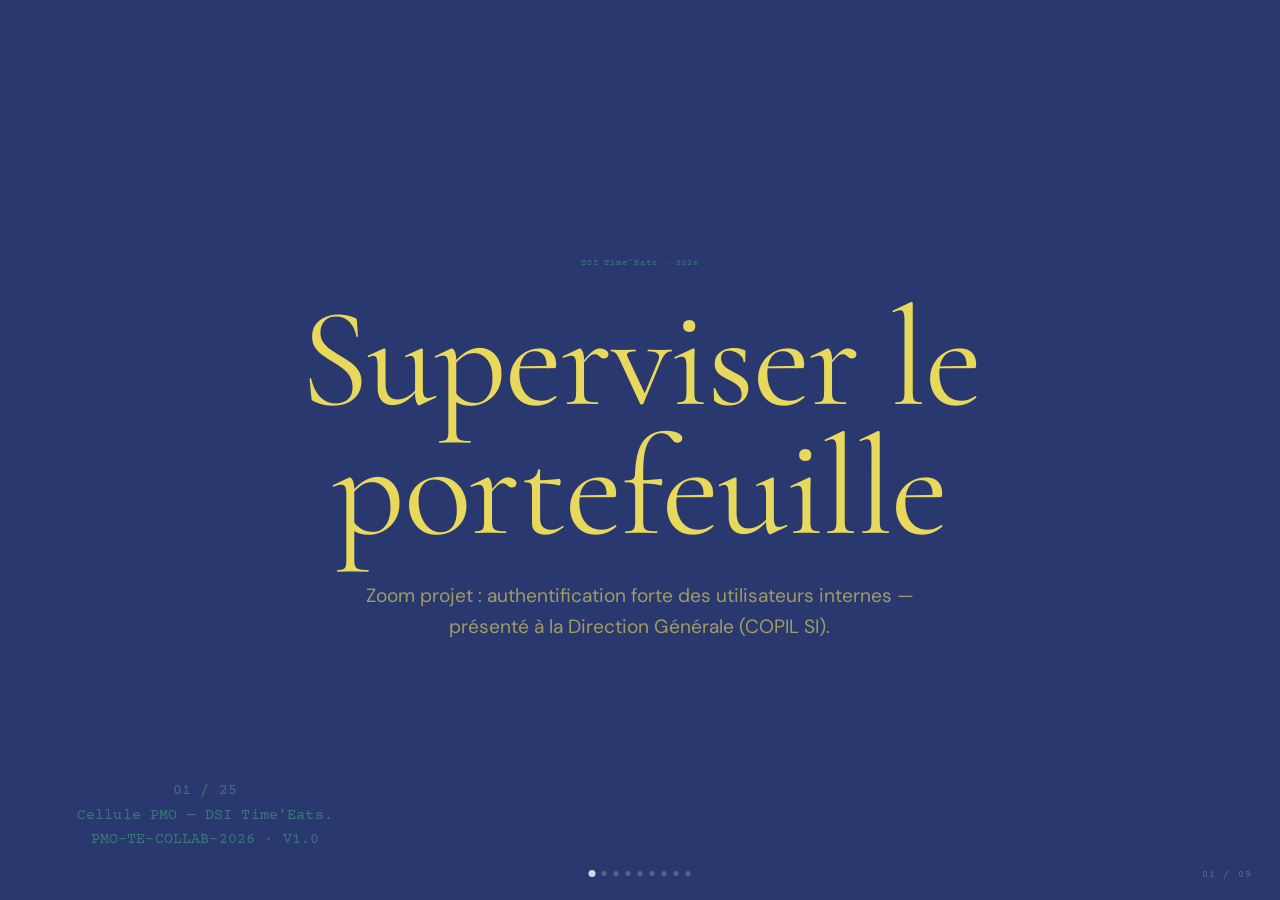
<file: previews/02-vellum.html>
<!doctype html>
<html lang="en">
  <head>
    <meta charset="UTF-8" />
    <meta name="viewport" content="width=device-width, initial-scale=1.0" />
    <title>Vellum Presentation</title>

    <link rel="preconnect" href="https://fonts.googleapis.com" />
    <link rel="preconnect" href="https://fonts.gstatic.com" crossorigin />
    <link
      href="https://fonts.googleapis.com/css2?family=Cormorant+Garamond:ital,wght@0,400;0,500;0,600;1,300;1,400;1,500;1,600&family=DM+Sans:wght@300;400;500&family=Courier+Prime:wght@400;700&family=Noto+Serif+SC:wght@300;400;500&family=Noto+Sans+SC:wght@400;500&display=swap"
      rel="stylesheet"
    />

    <style>
      /* ╔══════════════════════════════════════════════════════════════════════╗
   ║  ZONE A · TOKENS                                                     ║
   ║                                                                      ║
   ║  Vellum template: navy + chartreuse all-dark aesthetic. Italic       ║
   ║  Cormorant Garamond serifs, Courier Prime mono attributions.        ║
   ╚══════════════════════════════════════════════════════════════════════╝ */
      :root {
        /* Vellum: deep navy with warm yellow type. Single palette across all
           slides. The "light" tokens are aliased to "dark" so any inline
           reference to --c-bg-light or --c-fg-light renders identically. */
        --c-bg: #2a3870;       /* deep periwinkle — every slide        */
        --c-bg-alt: #343f80;
        --c-bg-light: #2a3870; /* alias — no inverted theme            */
        --c-bg-light-alt: #343f80;

        --c-fg: #E8D85C;       /* warm yellow type — every slide       */
        --c-fg-2: rgba(232, 216, 92, 0.62);
        --c-fg-3: rgba(232, 216, 92, 0.32);
        --c-fg-light: #E8D85C; /* alias                                */
        --c-fg-light-2: rgba(232, 216, 92, 0.62);
        --c-fg-light-3: rgba(232, 216, 92, 0.32);

        --c-accent: #3a7878;       /* dusty teal — only used on the large quote-mark glyph */
        --c-emphasis: #F5E168;     /* brighter yellow — used for <em> emphasis and small accent text */
        --c-border: rgba(232, 216, 92, 0.20);
        --c-border-light: rgba(232, 216, 92, 0.20);

        /* ── Typography ──────────────────────────────────────────────────── */
        /* Display: Cormorant Garamond italic — delicate serif against the
           bold chromatic field. Unexpected, personal, gallery-adjacent.    */
        --f-display: "Cormorant Garamond", "Noto Serif SC", Georgia, serif;
        --f-heading: "Cormorant Garamond", "Noto Serif SC", Georgia, serif;
        /* Body: DM Sans — clean, recedes behind the personality type       */
        --f-body: "DM Sans", "Noto Sans SC", system-ui, sans-serif;
        /* Mono: Courier Prime — typed-note feeling for labels              */
        --f-mono: "Courier Prime", "Courier New", monospace;
        /* Annotation: Courier Prime mono — typed-note feel for attributions */
        --f-annotation: "Courier Prime", "Courier New", monospace;

        /* ── Type Scale ──────────────────────────────────────────────────── */
        --sz-display: 11vw;
        --sz-h1: 7vw;
        --sz-h2: 4vw;
        --sz-h3: 2.4vw;
        --sz-lead: 1.5vw;
        --sz-body: 1.05vw;
        --sz-caption: 0.85vw;
        --sz-label: 0.72vw;

        /* ── Spacing — generous, the field breathes ─────────────────────── */
        --pad-x: 6vw;
        --pad-y: 6vh;
        --gap-lg: 5vh;
        --gap-md: 3vh;
        --gap-sm: 1.5vh;

        /* ── Motion: zero ────────────────────────────────────────────────── */
        --ease-slide: cubic-bezier(0.77, 0, 0.175, 1);
        --dur-slide: 0s;
        --ease-enter: cubic-bezier(0.16, 1, 0.3, 1);
        --dur-enter: 0s;
      }

      /* ╔══════════════════════════════════════════════════════════════════════╗
   ║  ZONE B · ENGINE — DO NOT MODIFY                                     ║
   ║                                                                      ║
   ║  Layout engine, transitions, navigation chrome.                      ║
   ║  Animation system removed — this skeleton is fully static.           ║
   ║  Touching the engine mechanics breaks navigation.                    ║
   ╚══════════════════════════════════════════════════════════════════════╝ */

      *,
      *::before,
      *::after {
        box-sizing: border-box;
        margin: 0;
        padding: 0;
      }
      html,
      body {
        width: 100%;
        height: 100%;
        overflow: hidden;
        background: var(--c-bg);
        -webkit-font-smoothing: antialiased;
      }

      /* Deck container — all slides sit side by side */
      #deck {
        display: flex;
        height: 100vh;
        /* Width = N * 100vw, set dynamically by JS */
        transition: transform var(--dur-slide) var(--ease-slide);
        will-change: transform;
      }

      /* Slide base — each slide is one full viewport */
      .slide {
        flex: 0 0 100vw;
        width: 100vw;
        height: 100vh;
        position: relative;
        padding: var(--pad-y) var(--pad-x);
        display: grid;
        grid-template-rows: auto 1fr auto;
        overflow: hidden;
      }
      /* Prevent grid children from overflowing */
      .slide-body {
        min-height: 0;
      }

      /* Slide themes */
      .slide.dark {
        background: var(--c-bg);
        color: var(--c-fg);
      }
      /* Vellum: every slide uses the navy + chartreuse aesthetic.
         The .light class is preserved for backwards compatibility but
         renders identically to .dark — no inverted theme. */
      .slide.light {
        background: var(--c-bg);
        color: var(--c-fg);
      }

      /* ── Navigation ───────────────────────────────────────────────────── */
      #nav-dots {
        position: fixed;
        bottom: 24px;
        left: 50%;
        transform: translateX(-50%);
        display: flex;
        gap: 7px;
        z-index: 100;
      }
      .nav-dot {
        width: 5px;
        height: 5px;
        border-radius: 50%;
        border: none;
        background: rgba(255, 255, 255, 0.22);
        cursor: pointer;
        transition:
          background 0.3s,
          transform 0.3s;
        padding: 0;
      }
      .nav-dot.is-active {
        background: rgba(255, 255, 255, 0.8);
        transform: scale(1.4);
      }

      #slide-counter {
        position: fixed;
        bottom: 20px;
        right: 28px;
        font-family: var(--f-mono);
        font-size: 10px;
        letter-spacing: 0.12em;
        color: rgba(255, 255, 255, 0.25);
        z-index: 100;
        user-select: none;
      }

      /* ╔══════════════════════════════════════════════════════════════════════╗
   ║  ZONE C · TYPOGRAPHY                                                 ║
   ║                                                                      ║
   ║  Vellum: italic serif is structural, not decorative. Roman em tags    ║
   ║  are the inversion — used for emphasis within italic headings.        ║
   ╚══════════════════════════════════════════════════════════════════════╝ */

      /* Vellum: italic serif at display size — the contrast against the bold
         chromatic field is the personality. Never bold on the serif. */
      .display {
        font-family: var(--f-display);
        font-size: var(--sz-display);
        font-weight: 400;
        
        line-height: 0.92;
        letter-spacing: -0.01em;
      }
      .h1 {
        font-family: var(--f-heading);
        font-size: var(--sz-h1);
        font-weight: 400;
        
        line-height: 0.95;
        letter-spacing: -0.01em;
      }
      .h2 {
        font-family: var(--f-heading);
        font-size: var(--sz-h2);
        font-weight: 400;
        
        line-height: 1.05;
      }
      .h3 {
        font-family: var(--f-heading);
        font-size: var(--sz-h3);
        font-weight: 500;
        
        line-height: 1.15;
      }
      /* Roman (non-italic) for emphasis within italic headlines */
      .h1 em,
      .h2 em,
      .display em {
        font-style: normal;
        font-weight: 600;
        color: var(--c-emphasis);
      }
      .light .h1 em,
      .light .h2 em,
      .light .display em {
        color: var(--c-emphasis);
      }

      .lead {
        font-family: var(--f-body);
        font-size: var(--sz-lead);
        font-weight: 400;
        line-height: 1.6;
      }
      .body {
        font-family: var(--f-body);
        font-size: var(--sz-body);
        font-weight: 400;
        line-height: 1.65;
      }
      .caption {
        font-family: var(--f-body);
        font-size: var(--sz-caption);
        font-weight: 400;
        line-height: 1.5;
      }
      .label {
        font-family: var(--f-mono);
        font-size: var(--sz-label);
        font-weight: 400;
        letter-spacing: 0.06em;
      }
      .muted {
        color: var(--c-fg-2);
      }
      /* .accent: small text emphasis. Uses brighter yellow for legibility.
         The teal --c-accent is reserved for large graphic marks (quote-mark). */
      .accent {
        color: var(--c-emphasis);
      }
      .light .muted {
        color: var(--c-fg-light-2);
      }

      /* Annotation: the handwriting font — only used for .pin-note */
      .pin-note {
        font-family: var(--f-annotation);
        font-size: 1.15vw;
        font-weight: 500;
        line-height: 1.5;
        color: var(--c-accent);
        letter-spacing: 0.01em;
      }
      .light .pin-note {
        color: var(--c-accent);
      }

      /* ── Bullet list: numbered annotation style ───────────────────────── */
      .bullet-list {
        list-style: none;
        display: flex;
        flex-direction: column;
        gap: var(--gap-md);
        padding: 0;
        counter-reset: list-counter;
      }
      .bullet-list li {
        font-family: var(--f-body);
        font-size: var(--sz-lead);
        font-weight: 400;
        line-height: 1.5;
        display: grid;
        grid-template-columns: 2em 1fr;
        gap: 0.5em;
      }
      .bullet-list li::before {
        content: counter(list-counter);
        counter-increment: list-counter;
        font-family: var(--f-mono);
        font-size: var(--sz-label);
        color: var(--c-accent);
        padding-top: 0.3em;
      }

      /* ╔══════════════════════════════════════════════════════════════════════╗
   ║  ZONE D · PIN LAYOUT PATTERNS — written from scratch                 ║
   ║                                                                      ║
   ║  Centered float on chromatic field. Content in middle third.         ║
   ║  Bottom-left .pin-annotation on every slide. No containers.          ║
   ╚══════════════════════════════════════════════════════════════════════╝ */

      /* ── Slide themes ────────────────────────────────────────────────── */
      .slide.dark {
        background: var(--c-bg);
        color: var(--c-fg);
      }
      /* Vellum: every slide uses the navy + chartreuse aesthetic.
         The .light class is preserved for backwards compatibility but
         renders identically to .dark — no inverted theme. */
      .slide.light {
        background: var(--c-bg);
        color: var(--c-fg);
      }

      /* Chrome + foot — minimal, type-only, no strong borders */
      .slide-chrome,
      .slide-foot {
        display: flex;
        justify-content: space-between;
        align-items: center;
      }
      .slide-chrome {
        padding-bottom: var(--gap-sm);
        border-bottom: 1px solid var(--c-border);
        margin-bottom: var(--gap-md);
      }
      .slide-foot {
        padding-top: var(--gap-sm);
        border-top: 1px solid var(--c-border);
        margin-top: var(--gap-md);
      }
      .light .slide-chrome,
      .light .slide-foot {
        border-color: var(--c-border-light);
      }

      /* Kicker + rule */
      .kicker {
        font-family: var(--f-mono);
        font-size: var(--sz-label);
        letter-spacing: 0.1em;
        color: var(--c-accent);
      }
      .rule {
        width: 28px;
        height: 1px;
        background: var(--c-accent);
      }

      /* Image placeholder */
      .img-placeholder {
        background: rgba(42, 56, 112, 0.12);
        border: 1px dashed var(--c-border);
        display: flex;
        align-items: center;
        justify-content: center;
        font-family: var(--f-mono);
        font-size: var(--sz-label);
        letter-spacing: 0.08em;
        color: var(--c-fg-3);
        width: 100%;
        height: 100%;
        min-height: 28vh;
      }
      .light .img-placeholder {
        background: rgba(42, 56, 112, 0.08);
        color: var(--c-fg-light-3);
      }

      /* ── PIN SIGNATURE: annotation note ─────────────────────────────── */
      /* Sits bottom-left on every slide. Mono attribution.
         Contains counter, source attribution, or small label. */
      .pin-annotation {
        position: absolute;
        bottom: calc(var(--pad-y) * 0.9);
        left: var(--pad-x);
        display: flex;
        flex-direction: column;
        gap: 0.3vh;
        z-index: 10;
        max-width: 22vw;
      }

      /* ── 1. COVER — centered float on the chromatic field ────────────── */
      /* The entire slide is the color field. Title floats centered.
         Annotation sits bottom-left. No chrome. */
      .slide--cover {
        display: flex;
        flex-direction: column;
        align-items: center;
        justify-content: center;
        position: relative;
        text-align: center;
      }
      .cover-title {
        display: flex;
        flex-direction: column;
        align-items: center;
        gap: var(--gap-md);
        max-width: 70%;
      }

      /* ── 2. STATEMENT — centered, one thought ────────────────────────── */
      .slide--statement {
        display: flex;
        flex-direction: column;
        align-items: center;
        justify-content: center;
        position: relative;
        text-align: center;
      }
      .slide--statement .slide-body {
        display: flex;
        flex-direction: column;
        align-items: center;
        gap: var(--gap-md);
        max-width: 62%;
        min-height: 0;
      }

      /* ── 3. SPLIT — stacked vertical: image top, text below ──────────── */
      /* Maintains the centered float but adds an image above the text.
         More like a pinned photo with a caption below. */
      .slide--split {
        display: flex;
        flex-direction: column;
        justify-content: center;
        position: relative;
      }
      .slide--split .slide-body {
        display: flex;
        flex-direction: column;
        align-items: center;
        gap: var(--gap-lg);
        min-height: 0;
      }
      .split-visual {
        width: 55%;
        height: 34vh;
      }
      .split-text {
        display: flex;
        flex-direction: column;
        align-items: center;
        gap: var(--gap-sm);
        text-align: center;
        max-width: 55%;
      }

      /* ── 4. STATS — three numbers across the center band ─────────────── */
      /* Like three objects pinned in a row */
      .slide--stats {
        display: flex;
        flex-direction: column;
        align-items: center;
        justify-content: center;
        position: relative;
      }
      .slide--stats .slide-body {
        display: flex;
        flex-direction: column;
        align-items: center;
        gap: var(--gap-lg);
        min-height: 0;
        width: 100%;
      }
      .stats-row {
        display: grid;
        grid-template-columns: repeat(3, 1fr);
        gap: 0;
        width: 80%;
        max-width: 80%;
      }
      .pin-stat {
        display: flex;
        flex-direction: column;
        align-items: center;
        text-align: center;
        gap: var(--gap-sm);
        padding: var(--gap-md);
        border-right: 1px solid var(--c-border);
      }
      .pin-stat:last-child {
        border-right: none;
      }
      .light .pin-stat {
        border-color: var(--c-border-light);
      }
      .pin-stat-val {
        font-family: var(--f-display);
        font-size: 5.5vw;
        font-weight: 400;
        
        line-height: 1;
        letter-spacing: -0.02em;
      }
      .pin-stat-label {
        font-family: var(--f-mono);
        font-size: var(--sz-caption);
        color: var(--c-fg-2);
        letter-spacing: 0.06em;
      }
      .light .pin-stat-label {
        color: var(--c-fg-light-2);
      }

      /* ── 5. QUOTE — centered, the quote IS the slide ─────────────────── */
      .slide--quote {
        display: flex;
        flex-direction: column;
        align-items: center;
        justify-content: center;
        position: relative;
        padding: calc(var(--pad-y) * 1.2) calc(var(--pad-x) * 1.4);
        text-align: center;
      }
      .quote-mark {
        font-family: var(--f-display);
        font-size: 7vw;
        line-height: 0.6;
        color: var(--c-accent);
        margin-bottom: var(--gap-md);
        font-weight: 400;
        
      }
      .quote-text {
        font-family: var(--f-heading);
        font-size: 3.2vw;
        font-weight: 400;
        
        line-height: 1.25;
        max-width: 70%;
        margin-bottom: var(--gap-lg);
      }
      .quote-attr {
        display: flex;
        flex-direction: column;
        gap: 0.4vh;
        align-items: center;
      }

      /* ── 6. LIST — centered column, numbered annotation style ────────── */
      .slide--list {
        display: flex;
        flex-direction: column;
        align-items: center;
        justify-content: center;
        position: relative;
      }
      .slide--list .slide-body {
        display: flex;
        flex-direction: column;
        align-items: center;
        gap: var(--gap-lg);
        min-height: 0;
        width: 60%;
      }
      .list-header {
        display: flex;
        flex-direction: column;
        align-items: center;
        gap: var(--gap-sm);
        text-align: center;
      }
      .list-items {
        display: flex;
        flex-direction: column;
        gap: var(--gap-md);
        width: 100%;
      }

      /* ── 7. COMPARE — two colored panels side by side ────────────────── */
      /* Left panel: chartreuse (light). Right panel: deep periwinkle (dark).
         Like two sheets of colored paper side by side. */
      .slide--compare {
        display: grid;
        grid-template-columns: 1fr 1fr;
        padding: 0;
        position: relative;
      }
      .slide--compare .slide-body {
        display: contents;
      }
      .compare-panel {
        display: flex;
        flex-direction: column;
        justify-content: center;
        gap: var(--gap-md);
        padding: var(--pad-y) var(--pad-x);
        height: 100%;
        min-height: 100vh;
      }
      /* Two visually distinct navy shades.
         Left = darker (the past, the unedited). Right = lighter (the present). */
      .compare-panel.left {
        background: #1f2858;   /* darker navy */
        color: var(--c-fg);
      }
      .compare-panel.right {
        background: #34407a;   /* lighter navy */
        color: var(--c-fg);
        border-left: 1px solid rgba(232, 216, 92, 0.18);
      }
      .slide--compare.light,
      .slide--compare.dark {
        background: none;
      }
      .compare-label {
        font-family: var(--f-mono);
        font-size: var(--sz-label);
        letter-spacing: 0.1em;
        color: var(--c-accent);
        margin-bottom: var(--gap-sm);
      }

      /* ── 8. CHART — centered, minimal, on the field ──────────────────── */
      .slide--chart {
        display: flex;
        flex-direction: column;
        align-items: center;
        justify-content: center;
        position: relative;
      }
      .slide--chart .slide-body {
        display: flex;
        flex-direction: column;
        gap: var(--gap-md);
        min-height: 0;
        width: 72%;
      }
      .chart-header {
        display: flex;
        justify-content: space-between;
        align-items: baseline;
      }
      .chart-wrapper {
        flex: 1;
        display: flex;
        flex-direction: column;
        justify-content: flex-end;
        min-height: 0;
      }
      .bar-track {
        height: 28vh;
        display: flex;
        align-items: flex-end;
        gap: 3vw;
        border-left: 1px solid var(--c-border);
        padding-left: 0.5vw;
      }
      .light .bar-track {
        border-color: var(--c-border-light);
      }
      .bar-col {
        flex: 1;
        display: flex;
        flex-direction: column;
        align-items: flex-start;
        justify-content: flex-end;
        gap: 1vh;
        height: 100%;
      }
      .bar-fill {
        width: 100%;
        background: var(--c-fg-3);
      }
      .bar-fill.accent {
        background: var(--c-fg);
      }
      .light .bar-fill {
        background: var(--c-fg-light-3);
      }
      .light .bar-fill.accent {
        background: var(--c-fg-light);
      }
      .bar-x-label {
        font-family: var(--f-mono);
        font-size: var(--sz-caption);
        color: var(--c-fg-3);
        white-space: nowrap;
      }
      .light .bar-x-label {
        color: var(--c-fg-light-3);
      }
      .bar-val {
        font-family: var(--f-annotation);
        font-size: 1.1vw;
        color: var(--c-fg-2);
      }
      .bar-val.hi {
        color: var(--c-fg);
        font-size: 1.15vw;
      }
      .light .bar-val {
        color: var(--c-fg-light-2);
      }
      .light .bar-val.hi {
        color: var(--c-fg-light);
      }
      .chart-baseline {
        height: 1px;
        background: var(--c-border);
      }
      .light .chart-baseline {
        background: var(--c-border-light);
      }

      /* ── 9. END — mirror of cover ────────────────────────────────────── */
      .slide--end {
        display: flex;
        flex-direction: column;
        align-items: center;
        justify-content: center;
        position: relative;
        text-align: center;
      }
      .end-body {
        display: flex;
        flex-direction: column;
        align-items: center;
        gap: var(--gap-md);
        max-width: 60%;
      }
    </style>
  </head>
  <body>
    <div id="deck">
      <!-- ═══ SLIDE 01 · COVER ═══════════════════════════════════════════ -->
      <section class="slide light slide--cover" data-slide="1" style="position: relative">
        <div class="cover-title">
          <span class="kicker">DSI Time'Eats · 2026</span>
          <h1 class="display">Superviser le portefeuille</h1>
          <p class="lead" style="max-width: 70%; text-align: center; color: var(--c-fg-2)">
            Zoom projet : authentification forte des utilisateurs internes — présenté à la Direction Générale (COPIL SI).
          </p>
        </div>
        <div class="pin-annotation">
          <span class="pin-note">01 / 25</span>
          <span class="pin-note">Cellule PMO — DSI Time'Eats.</span>
          <span class="pin-note">PMO-TE-COLLAB-2026 · V1.0</span>
        </div>
      </section>

      <!-- ═══ SLIDE 02 · STATEMENT (single thesis, chromeless) ═══════════ -->
      <section class="slide dark slide--statement" data-slide="2" style="position: relative">
        <div class="slide-body">
          <span class="kicker">[The Argument]</span>
          <h1 class="h1">
            Most design problems<br />are removed, not solved.
          </h1>
        </div>
        <div class="pin-annotation">
          <span class="pin-note">02 / 09</span>
          <span class="pin-note">Bold claim.</span>
          <span class="pin-note">Stand by it.</span>
        </div>
      </section>

      <!-- ═══ SLIDE 03 · OBSERVATION (full text, no image) ═══════════════ -->
      <section class="slide light slide--text" data-slide="3" style="position: relative">
        <header class="slide-chrome">
          <span class="label">[Field Note 03]</span>
          <span class="label">03</span>
        </header>
        <div class="slide-body" style="display: flex; flex-direction: column; justify-content: center; align-items: center; gap: var(--gap-md); text-align: center; padding: 0 8vw">
          <span class="kicker">Observation</span>
          <h2 class="h2">
            What you remove is louder<br />than what you keep.
          </h2>
          <p class="lead" style="max-width: 64ch; color: var(--c-fg-2)">
            Subtraction creates the figure. Addition only fills the ground. Working drafts always carry more than they need; the work of editing is mostly the work of cutting.
          </p>
        </div>
        <div class="pin-annotation">
          <span class="pin-note">03 / 09</span>
          <span class="pin-note">Show, don't tell.</span>
        </div>
      </section>

      <!-- ═══ SLIDE 04 · STATS (three findings) ══════════════════════════ -->
      <section class="slide light slide--stats" data-slide="4" style="position: relative">
        <header class="slide-chrome">
          <span class="label">[By the Numbers]</span>
          <span class="label">04</span>
        </header>
        <div class="slide-body">
          <h2 class="h2" style="text-align: center">
            Three findings from a year of editing.
          </h2>
          <div class="stats-row">
            <div class="pin-stat">
              <div class="pin-stat-val">73%</div>
              <div class="pin-stat-label">of choices in early drafts are removed before publication</div>
            </div>
            <div class="pin-stat">
              <div class="pin-stat-val">1.4×</div>
              <div class="pin-stat-label">time spent removing vs. adding material in mature work</div>
            </div>
            <div class="pin-stat">
              <div class="pin-stat-val">#1</div>
              <div class="pin-stat-label">predictor of perceived quality is amount of white space (n=412)</div>
            </div>
          </div>
        </div>
        <div class="pin-annotation">
          <span class="pin-note">04 / 09</span>
          <span class="pin-note">Three facts.</span>
          <span class="pin-note">One argument.</span>
        </div>
      </section>

      <!-- ═══ SLIDE 05 · LIST (four numbered principles) ═════════════════ -->
      <section class="slide light slide--list" data-slide="5" style="position: relative">
        <header class="slide-chrome">
          <span class="label">[Method]</span>
          <span class="label">05</span>
        </header>
        <div class="slide-body">
          <div class="list-header">
            <span class="kicker">[Why It Matters]</span>
            <h2 class="h2">
              Four rules that hold.
            </h2>
          </div>
          <div class="list-items">
            <ul class="bullet-list">
              <li>One accent color per spread. Never two.</li>
              <li>Body text obeys the grid. Display is allowed to break it.</li>
              <li>White space is a choice, not a default.</li>
              <li>Reduce until removal hurts. Stop one step before that.</li>
            </ul>
          </div>
        </div>
        <div class="pin-annotation">
          <span class="pin-note">05 / 09</span>
          <span class="pin-note">Four rules.</span>
          <span class="pin-note">No exceptions.</span>
        </div>
      </section>

      <!-- ═══ SLIDE 06 · QUOTE (chromeless, the big quote) ═══════════════ -->
      <section class="slide dark slide--quote" data-slide="6" style="position: relative">
        <div class="quote-mark">"</div>
        <div class="quote-text">
          Design is a plan for arranging elements<br />
          to accomplish a particular purpose.
        </div>
        <div class="quote-attr">
          <span class="label accent">Charles Eames</span>
          <span class="label" style="color: var(--c-fg-2)">Designer · 1972</span>
        </div>
        <div class="pin-annotation">
          <span class="pin-note">06 / 09</span>
          <span class="pin-note">Eames said it.</span>
          <span class="pin-note">Still true.</span>
        </div>
      </section>

      <!-- ═══ SLIDE 07 · COMPARE (before / after on one canvas) ══════════ -->
      <section class="slide slide--compare" data-slide="7" style="position: relative">
        <div class="slide-body">
          <div class="compare-panel left">
            <span class="compare-label" style="color: var(--c-fg-2)">Before</span>
            <h3 class="h3">The unfocused draft</h3>
            <p class="lead" style="color: var(--c-fg-2)">
              Three points compete for the title slot. Two accent colors. The body copy is two paragraphs and ends mid-thought.
            </p>
            <ul class="bullet-list" style="--sz-lead: var(--sz-body)">
              <li>Three claims, none load-bearing</li>
              <li>Twin accents pull the eye apart</li>
              <li>Body unedited; reader does the work</li>
            </ul>
          </div>
          <div class="compare-panel right">
            <span class="compare-label" style="color: var(--c-fg-2)">After</span>
            <h3 class="h3">The edited piece</h3>
            <p class="lead" style="color: var(--c-fg-2)">
              One claim takes the title. One accent does the work. The paragraph ends where the thought ends.
            </p>
            <ul class="bullet-list" style="--sz-lead: var(--sz-body)">
              <li>One claim, fully argued</li>
              <li>One accent, used once</li>
              <li>Body cut to the bone</li>
            </ul>
          </div>
        </div>
        <div class="pin-annotation" style="bottom: calc(var(--pad-y) * 0.9); left: var(--pad-x); z-index: 5">
          <span class="pin-note">07 / 09</span>
          <span class="pin-note">Two states.</span>
          <span class="pin-note">Same essay.</span>
        </div>
      </section>

      <!-- ═══ SLIDE 08 · CHART (how drafts shrink) ═══════════════════════ -->
      <section class="slide light slide--chart" data-slide="8" style="position: relative">
        <header class="slide-chrome">
          <span class="label">[Pattern]</span>
          <span class="label">08</span>
        </header>
        <div class="slide-body">
          <div class="chart-header">
            <h2 class="h2">How drafts shrink during editing.</h2>
            <span class="label">Word count, indexed (start = 100)</span>
          </div>
          <div class="chart-wrapper">
            <div class="bar-track">
              <div class="bar-col">
                <span class="bar-val hi">100</span>
                <div class="bar-fill" style="height: 100%"></div>
                <span class="bar-x-label">Draft</span>
              </div>
              <div class="bar-col">
                <span class="bar-val">92</span>
                <div class="bar-fill" style="height: 92%"></div>
                <span class="bar-x-label">First read</span>
              </div>
              <div class="bar-col">
                <span class="bar-val">78</span>
                <div class="bar-fill" style="height: 78%"></div>
                <span class="bar-x-label">Second read</span>
              </div>
              <div class="bar-col">
                <span class="bar-val">65</span>
                <div class="bar-fill" style="height: 65%"></div>
                <span class="bar-x-label">Peer review</span>
              </div>
              <div class="bar-col">
                <span class="bar-val hi">58</span>
                <div class="bar-fill accent" style="height: 58%"></div>
                <span class="bar-x-label">Final</span>
              </div>
            </div>
            <div class="chart-baseline"></div>
          </div>
        </div>
        <div class="pin-annotation">
          <span class="pin-note">08 / 09</span>
          <span class="pin-note">Internal study, 2026.</span>
          <span class="pin-note">n = 412.</span>
        </div>
      </section>

      <!-- ═══ SLIDE 09 · END (closing thought) ═══════════════════════════ -->
      <section class="slide light slide--end" data-slide="9" style="position: relative">
        <div class="end-body">
          <span class="kicker">[End notes]</span>
          <h1 class="h1">
            Edit until it stops<br />looking edited.
          </h1>
          <p class="lead" style="color: var(--c-fg-2); max-width: 56ch">
            Thank you for reading. Comments, corrections, or quiet disagreement welcome at <span style="color: var(--c-emphasis)">notes@quiet-studio.com</span>.
          </p>
        </div>
        <div class="pin-annotation">
          <span class="pin-note">09 / 09</span>
          <span class="pin-note">The Quiet Studio.</span>
          <span class="pin-note">Set in Cormorant + DM Sans.</span>
        </div>
      </section>
    </div>
    <!-- /#deck -->

    <nav id="nav-dots" aria-label="Slide navigation"></nav>
    <div id="slide-counter"></div>

    <script>
      (function () {
        const deck = document.getElementById("deck");
        const dotsNav = document.getElementById("nav-dots");
        const counter = document.getElementById("slide-counter");
        const slides = Array.from(deck.querySelectorAll(".slide"));
        const total = slides.length;
        let current = 0;

        // Size the deck to fit all slides side by side
        deck.style.width = "calc(" + total + " * 100vw)";

        // Build navigation dots — one per slide
        slides.forEach(function (_, i) {
          const dot = document.createElement("button");
          dot.className = "nav-dot";
          dot.setAttribute("aria-label", "Slide " + (i + 1));
          dot.addEventListener("click", function () {
            goTo(i);
          });
          dotsNav.appendChild(dot);
        });

        // Zero-pad single-digit numbers for the counter display
        function pad(n) {
          return String(n).padStart(2, "0");
        }

        // Move to a specific slide by index
        function goTo(index) {
          if (index < 0 || index >= total) return;
          if (
            index === current &&
            slides[current].classList.contains("is-active")
          )
            return;

          slides[current].classList.remove("is-active");
          current = index;
          const slide = slides[current];

          slide.classList.add("is-active");
          deck.style.transform = "translateX(calc(-" + current + " * 100vw))";

          // Update dots
          dotsNav.querySelectorAll(".nav-dot").forEach(function (d, i) {
            d.classList.toggle("is-active", i === current);
          });

          // Update counter
          counter.textContent = pad(current + 1) + " / " + pad(total);
        }

        // Keyboard navigation
        document.addEventListener("keydown", function (e) {
          if (
            e.key === "ArrowRight" ||
            e.key === " " ||
            e.key === "ArrowDown"
          ) {
            e.preventDefault();
            goTo(current + 1);
          }
          if (e.key === "ArrowLeft" || e.key === "ArrowUp") {
            e.preventDefault();
            goTo(current - 1);
          }
          if (e.key === "Home") goTo(0);
          if (e.key === "End") goTo(total - 1);
        });

        // Touch swipe — passive to avoid blocking scroll
        var touchStartX = 0;
        document.addEventListener(
          "touchstart",
          function (e) {
            touchStartX = e.touches[0].clientX;
          },
          { passive: true },
        );
        document.addEventListener(
          "touchend",
          function (e) {
            var dx = e.changedTouches[0].clientX - touchStartX;
            if (Math.abs(dx) > 40) goTo(current + (dx < 0 ? 1 : -1));
          },
          { passive: true },
        );

        // Mouse wheel — locked for 1000ms to prevent accidental multi-skip
        var wheelLocked = false;
        document.addEventListener(
          "wheel",
          function (e) {
            if (wheelLocked) return;
            var primary =
              Math.abs(e.deltaX) > Math.abs(e.deltaY) ? e.deltaX : e.deltaY;
            goTo(current + (primary > 0 ? 1 : -1));
            wheelLocked = true;
            setTimeout(function () {
              wheelLocked = false;
            }, 1000);
          },
          { passive: true },
        );

        // Initialize — go to first slide
        goTo(0);
      })();
    </script>
  </body>
</html>
</file>
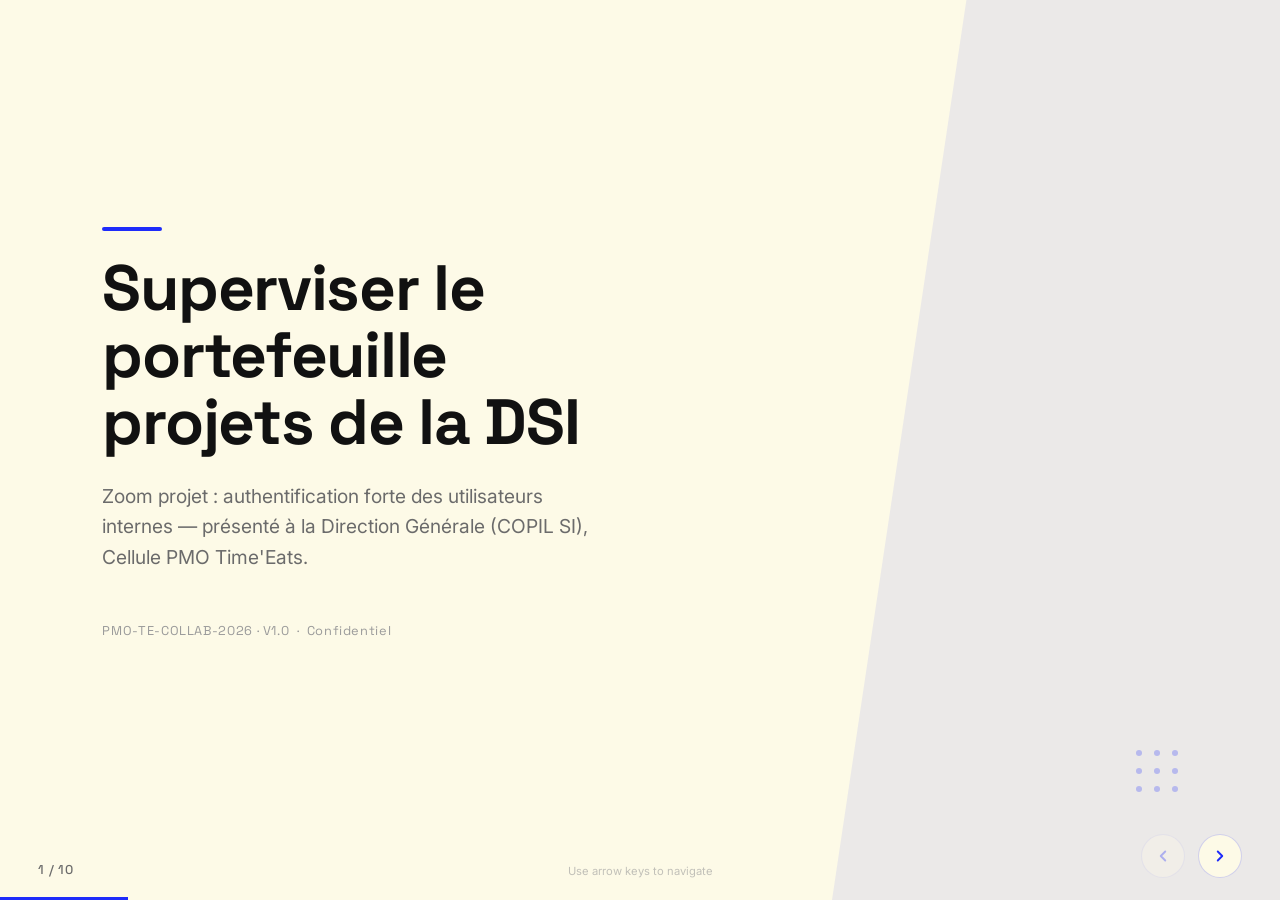
<file: previews/03-blue-professional.html>
<!DOCTYPE html>
<html lang="en">
<head>
  <meta charset="UTF-8">
  <meta name="viewport" content="width=device-width, initial-scale=1.0">
  <title>Presentation Template</title>
  <link rel="preconnect" href="https://fonts.googleapis.com">
  <link rel="preconnect" href="https://fonts.gstatic.com" crossorigin>
  <link href="https://fonts.googleapis.com/css2?family=Space+Grotesk:wght@300;400;500;600;700&family=Inter:wght@300;400;500;600&display=swap" rel="stylesheet">

  <style>
    :root {
      --bg: #fdfae7;
      --primary: #1e2bfa;
      --text: #111111;
      --text-muted: #6b6b6b;
      --text-light: #9a9a9a;
      --accent-light: rgba(30, 43, 250, 0.08);
      --accent-medium: rgba(30, 43, 250, 0.15);
      --border: rgba(30, 43, 250, 0.2);
      --card-bg: rgba(30, 43, 250, 0.04);
    }

    * {
      margin: 0;
      padding: 0;
      box-sizing: border-box;
    }

    html, body {
      width: 100%;
      height: 100%;
      overflow: hidden;
      font-family: 'Inter', sans-serif;
      background: var(--bg);
      color: var(--text);
    }

    /* Slide container */
    .deck {
      width: 100vw;
      height: 100vh;
      position: relative;
      overflow: hidden;
    }

    .slide {
      position: absolute;
      top: 0;
      left: 0;
      width: 100vw;
      height: 100vh;
      display: flex;
      flex-direction: column;
      /* Asymmetric padding: extra bottom space to clear the fixed
         slide-counter (left) and nav-controls (right). Without this,
         cards/grids that fill slide-content overlap the nav chrome. */
      padding: 3.5vw 4vw 8.5vh 4vw;
      opacity: 0;
      pointer-events: none;
      transform: translateX(40px);
      transition: opacity 0.5s ease, transform 0.5s ease;
      overflow: hidden;
    }

    .slide.active {
      opacity: 1;
      pointer-events: all;
      transform: translateX(0);
      z-index: 10;
    }

    .slide.prev {
      transform: translateX(-40px);
    }

    /* Typography */
    h1, h2, h3, h4 {
      font-family: 'Space Grotesk', sans-serif;
      font-weight: 600;
      line-height: 1.1;
      letter-spacing: -0.02em;
    }

    h1 {
      font-size: clamp(2.8rem, 5vw, 4.2rem);
      font-weight: 700;
    }

    h2 {
      font-size: clamp(1.8rem, 3vw, 2.6rem);
      margin-bottom: 1.5rem;
    }

    h3 {
      font-size: clamp(1.1rem, 1.8vw, 1.5rem);
      font-weight: 500;
      line-height: 1.3;
    }

    h4 {
      font-size: clamp(0.85rem, 1.2vw, 1rem);
      font-weight: 600;
      text-transform: uppercase;
      letter-spacing: 0.08em;
      color: var(--primary);
    }

    p, li {
      font-size: clamp(0.85rem, 1.1vw, 1.05rem);
      line-height: 1.6;
      color: var(--text-muted);
    }

    /* Slide header bar */
    .slide-header {
      display: flex;
      align-items: center;
      justify-content: space-between;
      margin-bottom: 2.5vh;
      flex-shrink: 0;
    }

    .slide-header h4 {
      margin: 0;
    }

    .slide-header .tag {
      font-family: 'Space Grotesk', sans-serif;
      font-size: 0.75rem;
      font-weight: 500;
      color: var(--primary);
      background: var(--accent-light);
      padding: 0.35rem 0.9rem;
      border-radius: 100px;
    }

    /* Slide content area */
    .slide-content {
      flex: 1;
      display: flex;
      flex-direction: column;
      min-height: 0;
    }

    /* Navigation */
    .nav-controls {
      position: fixed;
      bottom: 2.5vh;
      right: 3vw;
      display: flex;
      align-items: center;
      gap: 0.8rem;
      z-index: 100;
    }

    .nav-btn {
      width: 44px;
      height: 44px;
      border-radius: 50%;
      border: 1.5px solid var(--border);
      background: var(--bg);
      color: var(--primary);
      cursor: pointer;
      display: flex;
      align-items: center;
      justify-content: center;
      transition: all 0.2s ease;
      font-size: 1.1rem;
    }

    .nav-btn:hover {
      background: var(--primary);
      color: var(--bg);
      border-color: var(--primary);
    }

    .nav-btn:disabled {
      opacity: 0.3;
      cursor: not-allowed;
    }

    .slide-counter {
      font-family: 'Space Grotesk', sans-serif;
      font-size: 0.8rem;
      font-weight: 500;
      color: var(--text-muted);
      letter-spacing: 0.05em;
      position: fixed;
      bottom: 2.5vh;
      left: 3vw;
      z-index: 100;
    }

    .progress-bar {
      position: fixed;
      bottom: 0;
      left: 0;
      height: 3px;
      background: var(--primary);
      transition: width 0.4s ease;
      z-index: 100;
    }

    /* Decorative elements */
    .accent-line {
      width: 60px;
      height: 4px;
      background: var(--primary);
      border-radius: 2px;
      margin-bottom: 1.5rem;
    }

    .accent-dot {
      width: 8px;
      height: 8px;
      background: var(--primary);
      border-radius: 50%;
      display: inline-block;
    }

    /* ============================================================
       LAYOUT 1: Cover / Title Slide
       ============================================================ */
    .layout-cover {
      justify-content: center;
      align-items: flex-start;
      padding-left: 8vw;
    }

    .layout-cover h1 {
      max-width: 55vw;
      margin-bottom: 1.5rem;
      line-height: 1.05;
    }

    .layout-cover .subtitle {
      font-size: clamp(1rem, 1.5vw, 1.25rem);
      color: var(--text-muted);
      max-width: 40vw;
      margin-bottom: 3rem;
      font-weight: 400;
    }

    .layout-cover .meta {
      font-family: 'Space Grotesk', sans-serif;
      font-size: 0.8rem;
      color: var(--text-light);
      letter-spacing: 0.05em;
    }

    .layout-cover .cover-decoration {
      position: absolute;
      top: 0;
      right: 0;
      width: 35vw;
      height: 100vh;
      background: var(--accent-light);
      clip-path: polygon(30% 0, 100% 0, 100% 100%, 0% 100%);
    }

    .layout-cover .cover-dots {
      position: absolute;
      bottom: 12vh;
      right: 8vw;
      display: grid;
      grid-template-columns: repeat(3, 1fr);
      gap: 12px;
      opacity: 0.25;
    }

    .layout-cover .cover-dots .dot {
      width: 6px;
      height: 6px;
      background: var(--primary);
      border-radius: 50%;
    }

    /* ============================================================
       LAYOUT 2: Agenda / Table of Contents
       ============================================================ */
    .layout-agenda .agenda-grid {
      display: grid;
      grid-template-columns: repeat(2, 1fr);
      grid-template-rows: repeat(3, 1fr);
      gap: 1rem 3rem;
      margin-top: 1rem;
      flex: 1;
      min-height: 0;
    }

    .agenda-item {
      display: flex;
      gap: 1.2rem;
      align-items: center;
      padding: 1rem 1.2rem;
      border-radius: 12px;
      transition: background 0.2s ease;
      border-bottom: 1px solid var(--border);
    }

    .agenda-item:hover {
      background: var(--card-bg);
    }

    .agenda-num {
      font-family: 'Space Grotesk', sans-serif;
      font-size: 1.8rem;
      font-weight: 700;
      color: var(--primary);
      line-height: 1;
      min-width: 36px;
    }

    .agenda-item h3 {
      margin-bottom: 0.3rem;
      font-size: clamp(1rem, 1.4vw, 1.2rem);
    }

    .agenda-item p {
      font-size: clamp(0.8rem, 1vw, 0.95rem);
      line-height: 1.5;
    }

    /* ============================================================
       LAYOUT 3: Key Metrics (3 large callouts)
       Cards size to their content; the row centers vertically
       inside the remaining slide-content area.
       ============================================================ */
    .layout-metrics .slide-content {
      justify-content: flex-start;
    }

    .layout-metrics .metrics-row {
      display: grid;
      grid-template-columns: repeat(3, 1fr);
      gap: 1.5rem;
      margin-top: 0.5rem;
      align-items: stretch;
    }

    .metric-card {
      display: flex;
      flex-direction: column;
      gap: 0.7rem;
      padding: 1.5rem 1.6rem;
      border-radius: 14px;
      border: 1.5px solid var(--border);
      background: var(--card-bg);
    }

    .metric-card .metric-value {
      font-family: 'Space Grotesk', sans-serif;
      font-size: clamp(2.2rem, 3.4vw, 3rem);
      font-weight: 700;
      color: var(--primary);
      line-height: 1;
    }

    .metric-card .metric-label {
      font-size: clamp(0.95rem, 1.3vw, 1.1rem);
      font-weight: 600;
      color: var(--text);
      line-height: 1.3;
    }

    .metric-card .metric-desc {
      font-size: clamp(0.78rem, 0.95vw, 0.9rem);
      color: var(--text-muted);
      line-height: 1.5;
    }

    .metric-card .metric-supports {
      list-style: none;
      display: flex;
      flex-direction: column;
      gap: 0.45rem;
      margin: 0.2rem 0 0;
      padding: 0.7rem 0 0;
      border-top: 1px solid var(--border);
    }

    .metric-card .metric-supports li {
      font-size: clamp(0.75rem, 0.9vw, 0.85rem);
      color: var(--text-muted);
      padding-left: 1rem;
      position: relative;
      line-height: 1.45;
    }

    .metric-card .metric-supports li::before {
      content: '—';
      position: absolute;
      left: 0;
      color: var(--text-light);
    }

    .metric-card .metric-change {
      display: inline-flex;
      align-items: center;
      gap: 0.3rem;
      font-family: 'Space Grotesk', sans-serif;
      font-size: 0.78rem;
      font-weight: 600;
      margin-top: 0.3rem;
    }

    .metric-change.positive { color: #059669; }
    .metric-change.negative { color: #dc2626; }

    /* ============================================================
       LAYOUT 4: Data Dashboard (6 stat grid)
       Cells have natural height with stat at top + name + small
       context line. Grid is auto-sized; the row stays in the upper
       portion of slide-content with the bottom-padding reserved
       for nav chrome.
       ============================================================ */
    .layout-dashboard .slide-content {
      justify-content: flex-start;
    }

    .layout-dashboard .stats-grid {
      display: grid;
      grid-template-columns: repeat(3, 1fr);
      gap: 1.2rem;
      margin-top: 0.5rem;
    }

    .stat-cell {
      display: flex;
      flex-direction: column;
      gap: 0.5rem;
      padding: 1.4rem 1.5rem;
      border-radius: 12px;
      background: var(--card-bg);
      border: 1px solid var(--border);
    }

    .stat-cell .stat-top {
      display: flex;
      align-items: baseline;
      gap: 0.5rem;
    }

    .stat-cell .stat-num {
      font-family: 'Space Grotesk', sans-serif;
      font-size: clamp(1.6rem, 2.4vw, 2.1rem);
      font-weight: 700;
      color: var(--primary);
      line-height: 1;
    }

    .stat-cell .stat-unit {
      font-size: 0.8rem;
      color: var(--text-light);
      font-weight: 500;
    }

    .stat-cell .stat-name {
      font-size: clamp(0.85rem, 1vw, 0.95rem);
      color: var(--text);
      line-height: 1.35;
      font-weight: 500;
    }

    .stat-cell .stat-context {
      font-size: 0.75rem;
      color: var(--text-light);
      line-height: 1.4;
      padding-top: 0.4rem;
      border-top: 1px solid var(--border);
    }

    /* ============================================================
       LAYOUT 5: Two Column Split
       Left = numbered insight list, Right = pull-quote + supporting
       stats. Both columns size to their content with natural rhythm
       (gap-based spacing, no forced height-distribution).
       ============================================================ */
    .layout-split .slide-content {
      justify-content: flex-start;
    }

    .layout-split .split-body {
      display: grid;
      grid-template-columns: 1.05fr 1fr;
      gap: 3.5rem;
      margin-top: 0.5rem;
    }

    .split-left, .split-right {
      display: flex;
      flex-direction: column;
      gap: 1.4rem;
    }

    .split-right {
      padding-left: 2.5rem;
      border-left: 2px solid var(--border);
    }

    .insight-list {
      list-style: none;
      display: flex;
      flex-direction: column;
      gap: 1.1rem;
      margin: 0;
      counter-reset: insight;
    }

    .insight-list li {
      position: relative;
      padding-left: 2.6rem;
      font-size: clamp(0.88rem, 1.05vw, 1rem);
      color: var(--text);
      line-height: 1.55;
      counter-increment: insight;
    }

    .insight-list li::before {
      content: counter(insight, decimal-leading-zero);
      position: absolute;
      left: 0;
      top: 0;
      font-family: 'Space Grotesk', sans-serif;
      font-size: 0.78rem;
      font-weight: 600;
      color: var(--primary);
      letter-spacing: 0.05em;
      line-height: 1.7;
    }

    .split-highlight {
      font-family: 'Space Grotesk', sans-serif;
      font-size: clamp(1.15rem, 1.55vw, 1.5rem);
      font-weight: 500;
      color: var(--text);
      line-height: 1.4;
      padding: 1.3rem 1.5rem;
      background: var(--accent-light);
      border-radius: 12px;
      border-left: 4px solid var(--primary);
    }

    .split-highlight cite {
      display: block;
      margin-top: 0.7rem;
      font-style: normal;
      font-size: 0.78rem;
      font-weight: 500;
      color: var(--text-muted);
      letter-spacing: 0.04em;
      text-transform: uppercase;
    }

    .mini-stat-row {
      display: grid;
      grid-template-columns: repeat(3, 1fr);
      gap: 1rem;
      padding-top: 0.4rem;
    }

    .mini-stat {
      padding: 0.9rem 1rem;
      border-radius: 10px;
      background: var(--card-bg);
      border: 1px solid var(--border);
    }

    .mini-stat .mini-val {
      font-family: 'Space Grotesk', sans-serif;
      font-size: 1.5rem;
      font-weight: 700;
      color: var(--primary);
      line-height: 1;
    }

    .mini-stat .mini-label {
      font-size: 0.72rem;
      color: var(--text-muted);
      margin-top: 0.4rem;
      line-height: 1.35;
    }

    /* ============================================================
       LAYOUT 6: Horizontal Bar Ranking
       ============================================================ */
    .layout-bars .bars-container {
      flex: 1;
      display: flex;
      flex-direction: column;
      justify-content: center;
      gap: 0.8rem;
      margin-top: 0.5rem;
    }

    .bar-item {
      display: grid;
      grid-template-columns: minmax(180px, 30%) 1fr auto;
      align-items: center;
      gap: 1rem;
      padding: 0.6rem 0;
    }

    .bar-label {
      font-size: clamp(0.8rem, 1.1vw, 1rem);
      color: var(--text);
      font-weight: 500;
      line-height: 1.3;
    }

    .bar-track {
      height: 28px;
      background: var(--accent-light);
      border-radius: 6px;
      overflow: hidden;
      position: relative;
    }

    .bar-fill {
      height: 100%;
      background: var(--primary);
      border-radius: 6px;
      transition: width 0.8s ease;
    }

    .bar-pct {
      font-family: 'Space Grotesk', sans-serif;
      font-size: 0.95rem;
      font-weight: 600;
      color: var(--primary);
      min-width: 45px;
      text-align: right;
    }

    .bar-note {
      font-size: 0.75rem;
      color: var(--text-light);
      margin-top: 0.2rem;
    }

    /* ============================================================
       LAYOUT 7: Quote / Highlight
       ============================================================ */
    .layout-quote {
      justify-content: center;
      align-items: center;
      text-align: center;
    }

    .layout-quote .quote-mark {
      font-family: 'Space Grotesk', sans-serif;
      font-size: 8rem;
      font-weight: 700;
      color: var(--primary);
      opacity: 0.15;
      line-height: 0.5;
      margin-bottom: 1rem;
    }

    .layout-quote blockquote {
      font-family: 'Space Grotesk', sans-serif;
      font-size: clamp(1.6rem, 2.8vw, 2.4rem);
      font-weight: 500;
      line-height: 1.35;
      color: var(--text);
      max-width: 65vw;
      margin-bottom: 2rem;
    }

    .layout-quote .quote-source {
      font-size: clamp(0.85rem, 1.1vw, 1rem);
      color: var(--text-muted);
    }

    .layout-quote .quote-source strong {
      color: var(--text);
      font-weight: 600;
    }

    .layout-quote .quote-decoration {
      position: absolute;
      top: 10vh;
      left: 5vw;
      width: 80px;
      height: 80px;
      border: 2px solid var(--border);
      border-radius: 50%;
    }

    .layout-quote .quote-decoration-2 {
      position: absolute;
      bottom: 12vh;
      right: 6vw;
      width: 60px;
      height: 60px;
      background: var(--accent-light);
      border-radius: 50%;
    }

    /* ============================================================
       LAYOUT 8: Timeline / Process Flow
       ============================================================ */
    .layout-timeline .timeline-track {
      display: flex;
      gap: 1.5rem;
      flex: 1;
      align-items: center;
      justify-content: center;
      margin-top: 0.5rem;
    }

    .timeline-step {
      flex: 1;
      display: flex;
      flex-direction: column;
      align-items: center;
      text-align: center;
      position: relative;
    }

    .timeline-step:not(:last-child)::after {
      content: '';
      position: absolute;
      top: 28px;
      right: -0.75rem;
      width: 1.5rem;
      height: 2px;
      background: var(--border);
    }

    .step-circle {
      width: 56px;
      height: 56px;
      border-radius: 50%;
      background: var(--primary);
      color: var(--bg);
      display: flex;
      align-items: center;
      justify-content: center;
      font-family: 'Space Grotesk', sans-serif;
      font-size: 1.3rem;
      font-weight: 700;
      margin-bottom: 1.2rem;
      flex-shrink: 0;
    }

    .timeline-step:nth-child(2) .step-circle { opacity: 0.85; }
    .timeline-step:nth-child(3) .step-circle { opacity: 0.7; }
    .timeline-step:nth-child(4) .step-circle { opacity: 0.55; }

    .step-title {
      font-family: 'Space Grotesk', sans-serif;
      font-size: clamp(0.95rem, 1.4vw, 1.15rem);
      font-weight: 600;
      color: var(--text);
      margin-bottom: 0.4rem;
    }

    .step-desc {
      font-size: clamp(0.75rem, 1vw, 0.9rem);
      color: var(--text-muted);
      line-height: 1.5;
      max-width: 220px;
    }

    /* ============================================================
       LAYOUT 9: Detailed Analysis (bullets with sub-items)
       ============================================================ */
    .layout-detail .detail-body {
      display: grid;
      grid-template-columns: repeat(2, 1fr);
      gap: 2rem 3rem;
      flex: 1;
      margin-top: 0.5rem;
      overflow: hidden;
    }

    .detail-col {
      display: flex;
      flex-direction: column;
      gap: 1.2rem;
    }

    .detail-block {
      padding: 1rem 1.2rem;
      border-radius: 10px;
      background: var(--card-bg);
      border: 1px solid var(--border);
    }

    .detail-block h3 {
      font-size: clamp(0.95rem, 1.3vw, 1.1rem);
      margin-bottom: 0.6rem;
      color: var(--text);
    }

    .detail-block ul {
      list-style: none;
      margin: 0;
      padding: 0;
    }

    .detail-block ul li {
      position: relative;
      padding-left: 1.1rem;
      padding-bottom: 0.4rem;
      font-size: clamp(0.78rem, 1vw, 0.9rem);
      line-height: 1.5;
    }

    .detail-block ul li::before {
      content: '';
      position: absolute;
      left: 0;
      top: 0.55rem;
      width: 5px;
      height: 5px;
      border-radius: 50%;
      background: var(--primary);
    }

    .detail-block ul li:last-child {
      padding-bottom: 0;
    }

    /* ============================================================
       LAYOUT 10: Closing / CTA
       ============================================================ */
    .layout-closing {
      justify-content: center;
      align-items: center;
      text-align: center;
    }

    .layout-closing h1 {
      margin-bottom: 1rem;
    }

    .layout-closing .closing-sub {
      font-size: clamp(1rem, 1.5vw, 1.3rem);
      color: var(--text-muted);
      max-width: 45vw;
      margin-bottom: 2.5rem;
    }

    .layout-closing .cta-btn {
      display: inline-block;
      font-family: 'Space Grotesk', sans-serif;
      font-size: 0.95rem;
      font-weight: 600;
      color: var(--bg);
      background: var(--primary);
      padding: 0.9rem 2.2rem;
      border-radius: 100px;
      text-decoration: none;
      letter-spacing: 0.02em;
      transition: transform 0.2s ease, box-shadow 0.2s ease;
    }

    .layout-closing .cta-btn:hover {
      transform: translateY(-2px);
      box-shadow: 0 8px 24px rgba(30, 43, 250, 0.25);
    }

    .layout-closing .closing-contact {
      margin-top: 3rem;
      font-size: 0.85rem;
      color: var(--text-light);
    }

    .layout-closing .closing-decoration {
      position: absolute;
      top: 50%;
      left: 50%;
      transform: translate(-50%, -50%);
      width: 500px;
      height: 500px;
      border: 1px solid var(--border);
      border-radius: 50%;
      opacity: 0.4;
      pointer-events: none;
    }

    .layout-closing .closing-decoration-2 {
      position: absolute;
      top: 50%;
      left: 50%;
      transform: translate(-50%, -50%);
      width: 360px;
      height: 360px;
      border: 1px solid var(--border);
      border-radius: 50%;
      opacity: 0.3;
      pointer-events: none;
    }

    /* Keyboard hint */
    .keyboard-hint {
      position: fixed;
      bottom: 2.5vh;
      left: 50%;
      transform: translateX(-50%);
      font-size: 0.7rem;
      color: var(--text-light);
      z-index: 100;
      opacity: 0.6;
    }

    /* Responsive adjustments for very small heights */
    @media (max-height: 700px) {
      .slide { padding: 2.5vh 3vw; }
      .layout-agenda .agenda-grid { gap: 0.8rem 2rem; }
      .agenda-item { padding: 0.8rem; }
      .metric-card { padding: 1rem; }
      .layout-bars .bars-container { gap: 0.5rem; }
      .bar-item { padding: 0.4rem 0; }
      .detail-block { padding: 0.8rem 1rem; }
    }
  </style>
</head>
<body>

  <div class="deck">

    <!-- SLIDE 1: Cover -->
    <div class="slide layout-cover active">
      <div class="cover-decoration"></div>
      <div class="cover-dots">
        <div class="dot"></div><div class="dot"></div><div class="dot"></div>
        <div class="dot"></div><div class="dot"></div><div class="dot"></div>
        <div class="dot"></div><div class="dot"></div><div class="dot"></div>
      </div>
      <div class="accent-line"></div>
      <h1>Superviser le portefeuille<br>projets de la DSI</h1>
      <p class="subtitle">Zoom projet : authentification forte des utilisateurs internes — présenté à la Direction Générale (COPIL SI), Cellule PMO Time'Eats.</p>
      <p class="meta">PMO-TE-COLLAB-2026 · V1.0 &nbsp;&middot;&nbsp; Confidentiel</p>
    </div>

    <!-- SLIDE 2: Agenda -->
    <div class="slide layout-agenda">
      <div class="slide-header">
        <h4>Table of Contents</h4>
        <span class="tag">Overview</span>
      </div>
      <div class="slide-content">
        <div class="accent-line"></div>
        <div class="agenda-grid">
          <div class="agenda-item">
            <span class="agenda-num">01</span>
            <div>
              <h3>Executive Summary</h3>
              <p>High-level findings and key takeaways from the latest quarterly assessment.</p>
            </div>
          </div>
          <div class="agenda-item">
            <span class="agenda-num">02</span>
            <div>
              <h3>Macroeconomic Sentiment</h3>
              <p>Investor perspectives on growth, inflation, and risk factors in the current environment.</p>
            </div>
          </div>
          <div class="agenda-item">
            <span class="agenda-num">03</span>
            <div>
              <h3>Capital Allocation Trends</h3>
              <p>How portfolios are shifting in response to policy changes and volatility signals.</p>
            </div>
          </div>
          <div class="agenda-item">
            <span class="agenda-num">04</span>
            <div>
              <h3>Strategic Recommendations</h3>
              <p>Actionable priorities for leadership teams navigating an uncertain landscape.</p>
            </div>
          </div>
          <div class="agenda-item">
            <span class="agenda-num">05</span>
            <div>
              <h3>Risk &amp; Opportunity Matrix</h3>
              <p>Evaluating the trade-offs between defensive positioning and offensive growth bets.</p>
            </div>
          </div>
          <div class="agenda-item">
            <span class="agenda-num">06</span>
            <div>
              <h3>Conclusion &amp; Next Steps</h3>
              <p>Summary of implications and recommended follow-up actions for stakeholders.</p>
            </div>
          </div>
        </div>
      </div>
    </div>

    <!-- SLIDE 3: Key Metrics -->
    <div class="slide layout-metrics">
      <div class="slide-header">
        <h4>Executive Summary</h4>
        <span class="tag">Key Findings</span>
      </div>
      <div class="slide-content">
        <h2>Sentiment has shifted measurably from the prior quarter</h2>
        <div class="metrics-row">
          <div class="metric-card">
            <div class="metric-value">73%</div>
            <div class="metric-label">Bullish on three-year outlook</div>
            <div class="metric-desc">An all-time series high, reflecting renewed confidence in medium-term fundamentals despite near-term uncertainty.</div>
            <ul class="metric-supports">
              <li>Highest reading since the survey began in 2018</li>
              <li>Cross-sector consensus, led by tech and industrials</li>
              <li>Driven by clarity on rate trajectory and AI capex</li>
            </ul>
            <div class="metric-change positive">
              <span>&uarr;</span> +11 pts vs. prior quarter
            </div>
          </div>
          <div class="metric-card">
            <div class="metric-value">55%</div>
            <div class="metric-label">Expect recession before year-end</div>
            <div class="metric-desc">Down significantly from the prior reading, indicating easing fears of a severe or prolonged contraction.</div>
            <ul class="metric-supports">
              <li>Soft-landing scenario now the modal expectation</li>
              <li>Median timeline pushed from Q2 to Q4</li>
              <li>Severity expectations also moderated meaningfully</li>
            </ul>
            <div class="metric-change positive">
              <span>&darr;</span> -36 pts vs. prior quarter
            </div>
          </div>
          <div class="metric-card">
            <div class="metric-value">4.5%</div>
            <div class="metric-label">Median inflation expectation</div>
            <div class="metric-desc">Investors expect price pressures to remain elevated through the end of the current calendar year.</div>
            <ul class="metric-supports">
              <li>Wage and services inflation remain the stickiest</li>
              <li>Energy disinflation slower than originally modeled</li>
              <li>Long-run anchor steady at 3% for the next decade</li>
            </ul>
            <div class="metric-change negative">
              <span>&uarr;</span> +0.3 pts vs. prior quarter
            </div>
          </div>
        </div>
      </div>
    </div>

    <!-- SLIDE 4: Dashboard -->
    <div class="slide layout-dashboard">
      <div class="slide-header">
        <h4>Macroeconomic Sentiment</h4>
        <span class="tag">Data Overview</span>
      </div>
      <div class="slide-content">
        <h2>Current perspectives on the economy and markets</h2>
        <div class="stats-grid">
          <div class="stat-cell">
            <div class="stat-top">
              <span class="stat-num">22%</span>
              <span class="stat-unit">of respondents</span>
            </div>
            <div class="stat-name">Bullish for the current calendar year</div>
            <div class="stat-context">Steady from prior quarter, anchored by tariff and policy uncertainty.</div>
          </div>
          <div class="stat-cell">
            <div class="stat-top">
              <span class="stat-num">51%</span>
              <span class="stat-unit">of respondents</span>
            </div>
            <div class="stat-name">Bullish for the next calendar year</div>
            <div class="stat-context">Up from 38% last quarter as the rate path firms up.</div>
          </div>
          <div class="stat-cell">
            <div class="stat-top">
              <span class="stat-num">60%</span>
              <span class="stat-unit">of respondents</span>
            </div>
            <div class="stat-name">More bullish on the economy than three months ago</div>
            <div class="stat-context">A 22-point improvement, the largest sentiment swing in two years.</div>
          </div>
          <div class="stat-cell">
            <div class="stat-top">
              <span class="stat-num">53%</span>
              <span class="stat-unit">of respondents</span>
            </div>
            <div class="stat-name">More bullish on equities than three months ago</div>
            <div class="stat-context">Tech and financials led the upgrade; energy and utilities lag.</div>
          </div>
          <div class="stat-cell">
            <div class="stat-top">
              <span class="stat-num">3.6%</span>
              <span class="stat-unit">median</span>
            </div>
            <div class="stat-name">Expected inflation rate for the next two years</div>
            <div class="stat-context">Down 0.4 pts; long-run expectations remain anchored at 3.0%.</div>
          </div>
          <div class="stat-cell">
            <div class="stat-top">
              <span class="stat-num">2.7%</span>
              <span class="stat-unit">median</span>
            </div>
            <div class="stat-name">Expected real GDP growth for the next two years</div>
            <div class="stat-context">A modest upgrade reflecting easing recession fears.</div>
          </div>
        </div>
      </div>
    </div>

    <!-- SLIDE 5: Two Column -->
    <div class="slide layout-split">
      <div class="slide-header">
        <h4>Investor Priorities</h4>
        <span class="tag">Analysis</span>
      </div>
      <div class="slide-content">
        <h2>What investors want companies to focus on right now</h2>
        <div class="split-body">
          <div class="split-left">
            <ul class="insight-list">
              <li>Growth and protecting the top line remain the leading priority, cited by a clear majority as essential in the current cycle.</li>
              <li>Cash flow resilience has risen sharply in importance as liquidity conditions tightened across credit markets through Q3.</li>
              <li>Supply chain stability ranks consistently high, reflecting the lasting operational scars of recent global disruptions.</li>
              <li>Margin preservation and cost discipline have moved from defensive levers to first-line strategy in investor conversations.</li>
              <li>AI capex remains the most-discussed structural theme, but with rising attention to monetization timelines.</li>
            </ul>
          </div>
          <div class="split-right">
            <div class="split-highlight">
              "The shift from growth-at-all-costs to profitable, sustainable expansion is the defining theme of this cycle."
              <cite>Senior PM, multi-strategy fund</cite>
            </div>
            <div class="mini-stat-row">
              <div class="mini-stat">
                <div class="mini-val">63%</div>
                <div class="mini-label">Prioritize top-line growth</div>
              </div>
              <div class="mini-stat">
                <div class="mini-val">55%</div>
                <div class="mini-label">Prioritize cash flow resilience</div>
              </div>
              <div class="mini-stat">
                <div class="mini-val">33%</div>
                <div class="mini-label">Prioritize supply chain stability</div>
              </div>
            </div>
            <p style="font-size: 0.85rem; color: var(--text-muted); line-height: 1.55; margin: 0;">
              Notably absent from the top of the list: ESG-led capital allocation, which has dropped 24 points year-over-year as investors recalibrate toward returns-first mandates.
            </p>
          </div>
        </div>
      </div>
    </div>

    <!-- SLIDE 6: Bar Chart -->
    <div class="slide layout-bars">
      <div class="slide-header">
        <h4>Risk Factors</h4>
        <span class="tag">Ranking</span>
      </div>
      <div class="slide-content">
        <h2>Most important macroeconomic concerns among investors</h2>
        <div class="bars-container">
          <div class="bar-item">
            <div class="bar-label">Consumer price inflation</div>
            <div class="bar-track">
              <div class="bar-fill" style="width: 79%"></div>
            </div>
            <div class="bar-pct">79%</div>
          </div>
          <div class="bar-item">
            <div class="bar-label">Interest rates &amp; central bank policy</div>
            <div class="bar-track">
              <div class="bar-fill" style="width: 69%"></div>
            </div>
            <div class="bar-pct">69%</div>
          </div>
          <div class="bar-item">
            <div class="bar-label">Geopolitical risks</div>
            <div class="bar-track">
              <div class="bar-fill" style="width: 39%"></div>
            </div>
            <div class="bar-pct">39%</div>
          </div>
          <div class="bar-item">
            <div class="bar-label">Liquidity tightening in capital markets</div>
            <div class="bar-track">
              <div class="bar-fill" style="width: 37%"></div>
            </div>
            <div class="bar-pct">37%</div>
          </div>
          <div class="bar-item">
            <div class="bar-label">Asset price volatility</div>
            <div class="bar-track">
              <div class="bar-fill" style="width: 25%"></div>
            </div>
            <div class="bar-pct">25%</div>
          </div>
          <div class="bar-item">
            <div class="bar-label">Public-sector debt &amp; spending</div>
            <div class="bar-track">
              <div class="bar-fill" style="width: 22%"></div>
            </div>
            <div class="bar-pct">22%</div>
          </div>
          <div class="bar-item">
            <div class="bar-label">Climate &amp; ESG-related risks</div>
            <div class="bar-track">
              <div class="bar-fill" style="width: 18%"></div>
            </div>
            <div class="bar-pct">18%</div>
          </div>
        </div>
      </div>
    </div>

    <!-- SLIDE 7: Quote -->
    <div class="slide layout-quote">
      <div class="quote-decoration"></div>
      <div class="quote-decoration-2"></div>
      <div class="quote-mark">&ldquo;</div>
      <blockquote>
        In this environment, the companies that will win are those that can balance operational discipline with strategic flexibility.
      </blockquote>
      <p class="quote-source"><strong>Senior Partner, Strategy Practice</strong> &mdash; Global Investment Forum 2026</p>
    </div>

    <!-- SLIDE 8: Timeline -->
    <div class="slide layout-timeline">
      <div class="slide-header">
        <h4>Strategic Roadmap</h4>
        <span class="tag">Process</span>
      </div>
      <div class="slide-content">
        <h2>Recommended approach to navigating the current cycle</h2>
        <div class="timeline-track">
          <div class="timeline-step">
            <div class="step-circle">1</div>
            <div class="step-title">Assess Resilience</div>
            <div class="step-desc">Evaluate balance sheet strength and operational buffers under stress scenarios.</div>
          </div>
          <div class="timeline-step">
            <div class="step-circle">2</div>
            <div class="step-title">Protect Core Revenue</div>
            <div class="step-desc">Defend market position and pricing power in segments with durable demand.</div>
          </div>
          <div class="timeline-step">
            <div class="step-circle">3</div>
            <div class="step-title">Optimize Costs</div>
            <div class="step-desc">Streamline overhead while preserving capacity for high-return investments.</div>
          </div>
          <div class="timeline-step">
            <div class="step-circle">4</div>
            <div class="step-title">Selective Growth</div>
            <div class="step-desc">Deploy capital toward opportunities with clear path to profitability.</div>
          </div>
        </div>
      </div>
    </div>

    <!-- SLIDE 9: Detail -->
    <div class="slide layout-detail">
      <div class="slide-header">
        <h4>Deep Dive</h4>
        <span class="tag">Detailed Analysis</span>
      </div>
      <div class="slide-content">
        <h2>Changes in investment practices and valuation frameworks</h2>
        <div class="detail-body">
          <div class="detail-col">
            <div class="detail-block">
              <h3>Assuming higher cost of capital</h3>
              <ul>
                <li>Using elevated discount rates to reflect tighter monetary conditions</li>
                <li>Shifting hurdle rates for internal capital allocation decisions</li>
                <li>Emphasizing shorter payback periods for new projects</li>
              </ul>
            </div>
            <div class="detail-block">
              <h3>More conservative valuation approach</h3>
              <ul>
                <li>Greater weight assigned to downside and bear-case scenarios</li>
                <li>Reduced reliance on long-dated terminal value assumptions</li>
                <li>Increased sensitivity analysis around key drivers</li>
              </ul>
            </div>
            <div class="detail-block">
              <h3>Value over growth momentum</h3>
              <ul>
                <li>Pivoting toward earnings-supported valuations</li>
                <li>Favoring demonstrable unit economics over scale narratives</li>
                <li>Reassessing premium multiples for unprofitable segments</li>
              </ul>
            </div>
          </div>
          <div class="detail-col">
            <div class="detail-block">
              <h3>Cash flow &amp; balance sheet focus</h3>
              <ul>
                <li>Prioritizing free cash flow generation as a key screening metric</li>
                <li>Analyzing working capital needs under inflationary input costs</li>
                <li>Reviewing leverage ratios and refinancing schedules</li>
              </ul>
            </div>
            <div class="detail-block">
              <h3>Bottom-up stock selection</h3>
              <ul>
                <li>Reducing macro-driven top-down factor exposures</li>
                <li>Intensifying fundamental research at the security level</li>
                <li>Building conviction through differentiated data sources</li>
              </ul>
            </div>
            <div class="detail-block">
              <h3>Shorter-term orientation</h3>
              <ul>
                <li>Narrowing forecasting windows for revenue and margin</li>
                <li>More frequent reassessment of position sizing</li>
                <li>Active hedging around event-driven volatility</li>
              </ul>
            </div>
          </div>
        </div>
      </div>
    </div>

    <!-- SLIDE 10: Closing -->
    <div class="slide layout-closing">
      <div class="closing-decoration"></div>
      <div class="closing-decoration-2"></div>
      <div class="accent-line" style="margin: 0 auto 1.5rem;"></div>
      <h1>Thank You</h1>
      <p class="closing-sub">For questions or a deeper discussion of these findings, please reach out to the research team.</p>
      <a href="#" class="cta-btn">Download Full Report</a>
      <p class="closing-contact">research@company.com &nbsp;&middot;&nbsp; www.company.com</p>
    </div>

  </div>

  <!-- Navigation -->
  <div class="slide-counter"><span id="current">1</span> / <span id="total">10</span></div>
  <div class="keyboard-hint">Use arrow keys to navigate</div>
  <div class="progress-bar" id="progress"></div>
  <div class="nav-controls">
    <button class="nav-btn" id="prevBtn" onclick="changeSlide(-1)" aria-label="Previous slide">
      <svg width="18" height="18" viewBox="0 0 24 24" fill="none" stroke="currentColor" stroke-width="2.5" stroke-linecap="round" stroke-linejoin="round"><polyline points="15 18 9 12 15 6"></polyline></svg>
    </button>
    <button class="nav-btn" id="nextBtn" onclick="changeSlide(1)" aria-label="Next slide">
      <svg width="18" height="18" viewBox="0 0 24 24" fill="none" stroke="currentColor" stroke-width="2.5" stroke-linecap="round" stroke-linejoin="round"><polyline points="9 18 15 12 9 6"></polyline></svg>
    </button>
  </div>

  <script>
    const slides = document.querySelectorAll('.slide');
    const currentEl = document.getElementById('current');
    const totalEl = document.getElementById('total');
    const progressEl = document.getElementById('progress');
    const prevBtn = document.getElementById('prevBtn');
    const nextBtn = document.getElementById('nextBtn');

    let current = 0;
    const total = slides.length;
    totalEl.textContent = total;

    function updateSlide() {
      slides.forEach((slide, i) => {
        slide.classList.remove('active', 'prev');
        if (i === current) {
          slide.classList.add('active');
        } else if (i < current) {
          slide.classList.add('prev');
        }
      });
      currentEl.textContent = current + 1;
      progressEl.style.width = ((current + 1) / total * 100) + '%';
      prevBtn.disabled = current === 0;
      nextBtn.disabled = current === total - 1;
    }

    function changeSlide(dir) {
      const next = current + dir;
      if (next >= 0 && next < total) {
        current = next;
        updateSlide();
      }
    }

    document.addEventListener('keydown', (e) => {
      if (e.key === 'ArrowRight' || e.key === ' ' || e.key === 'PageDown') {
        e.preventDefault();
        changeSlide(1);
      } else if (e.key === 'ArrowLeft' || e.key === 'PageUp') {
        e.preventDefault();
        changeSlide(-1);
      } else if (e.key === 'Home') {
        e.preventDefault();
        current = 0;
        updateSlide();
      } else if (e.key === 'End') {
        e.preventDefault();
        current = total - 1;
        updateSlide();
      }
    });

    // Touch support
    let touchStartX = 0;
    let touchEndX = 0;

    document.addEventListener('touchstart', (e) => {
      touchStartX = e.changedTouches[0].screenX;
    }, { passive: true });

    document.addEventListener('touchend', (e) => {
      touchEndX = e.changedTouches[0].screenX;
      const diff = touchStartX - touchEndX;
      if (Math.abs(diff) > 50) {
        changeSlide(diff > 0 ? 1 : -1);
      }
    }, { passive: true });

    updateSlide();
  </script>

</body>
</html>
</file>
<file: bearn-platre-site/assets/style.css>
/* ==========================================================================
   Béarn Plâtre — feuille de style
   Palette : bleu marine / rouge / blanc plâtre
   Police : Archivo (auto-hébergée, licence OFL)
   ========================================================================== */

@font-face {
  font-family: "Archivo";
  src: url("fonts/archivo-var.woff2") format("woff2-variations"),
       url("fonts/archivo-var.woff2") format("woff2");
  font-weight: 100 900;
  font-stretch: 62% 125%;
  font-style: normal;
  font-display: swap;
}

:root {
  --ink: #13304f;          /* bleu marine principal */
  --ink-deep: #0c223b;     /* pied de page */
  --ink-soft: #2a3d51;     /* texte courant */
  --muted: #5a6876;
  --red: #c0282f;
  --red-dark: #9f1f25;
  --paper: #f6f4ef;        /* blanc plâtre */
  --paper-2: #eeebe3;
  --white: #ffffff;
  --line: #dcd7cb;
  --line-soft: #e8e4da;
  --blue-line: rgba(19, 48, 79, .09);

  --wrap: 1200px;
  --gutter: clamp(20px, 4vw, 40px);
  --section: clamp(72px, 8.5vw, 116px);
  --header-h: 76px;

  --font: "Archivo", "Helvetica Neue", Arial, sans-serif;
}

*, *::before, *::after { box-sizing: border-box; }

html {
  scroll-padding-top: var(--header-h);
  -webkit-text-size-adjust: 100%;
}

body {
  margin: 0;
  font-family: var(--font);
  font-size: 17px;
  line-height: 1.6;
  color: var(--ink-soft);
  background: var(--white);
  -webkit-font-smoothing: antialiased;
  text-rendering: optimizeLegibility;
}

img, svg { display: block; max-width: 100%; }
a { color: inherit; }
p { margin: 0 0 1em; }
h1, h2, h3 { margin: 0; color: var(--ink); font-weight: 800; }

::selection { background: var(--ink); color: var(--white); }

:focus-visible {
  outline: 2px solid var(--red);
  outline-offset: 3px;
}
.area :focus-visible,
.site-footer :focus-visible { outline-color: #fff; }

.wrap {
  width: min(var(--wrap), 100% - 2 * var(--gutter));
  margin-inline: auto;
}

.skip {
  position: absolute;
  left: 12px;
  top: -60px;
  z-index: 100;
  padding: 10px 14px;
  background: var(--ink);
  color: var(--white);
  font-weight: 600;
  text-decoration: none;
}
.skip:focus { top: 12px; }

.nowrap { white-space: nowrap; }
[hidden] { display: none !important; }
@media (prefers-reduced-motion: no-preference) {
  html { scroll-behavior: smooth; }
}

.visually-hidden {
  position: absolute !important;
  width: 1px; height: 1px;
  overflow: hidden;
  clip: rect(0 0 0 0);
  white-space: nowrap;
}

/* ---------- Typographie commune ---------- */

.eyebrow {
  display: flex;
  align-items: center;
  gap: 10px;
  margin: 0 0 20px;
  font-size: 13px;
  font-weight: 650;
  letter-spacing: .14em;
  text-transform: uppercase;
  color: var(--red);
}
.eyebrow::before {
  content: "";
  width: 8px;
  height: 8px;
  background: currentColor;
  flex: none;
}

.h2 {
  font-size: clamp(32px, 4.2vw, 52px);
  line-height: 1.04;
  letter-spacing: -.02em;
  font-stretch: 108%;
  text-wrap: balance;
}

.intro {
  font-size: clamp(17px, 1.5vw, 19px);
  color: var(--muted);
  max-width: 56ch;
}

/* ---------- Boutons ---------- */

.btn {
  display: inline-flex;
  align-items: center;
  justify-content: center;
  gap: 10px;
  min-height: 54px;
  padding: 0 24px;
  border: 2px solid transparent;
  border-radius: 2px;
  font: 650 16px/1 var(--font);
  text-decoration: none;
  cursor: pointer;
  transition: background-color .2s, color .2s, border-color .2s, transform .2s;
}
.btn svg { width: 18px; height: 18px; flex: none; }
.btn-red { background: var(--red); color: var(--white); }
.btn-red:hover { background: var(--red-dark); }
.btn-red .arrow { transition: transform .2s; }
.btn-red:hover .arrow { transform: translateX(3px); }
.btn-line { border-color: var(--ink); color: var(--ink); background: transparent; }
.btn-line:hover { background: var(--ink); color: var(--white); }
.btn-white { background: var(--white); color: var(--ink); }
.btn-white:hover { background: var(--paper); }

/* ==========================================================================
   En-tête
   ========================================================================== */

.site-header {
  position: sticky;
  top: 0;
  z-index: 50;
  background: rgba(246, 244, 239, .92);
  backdrop-filter: saturate(140%) blur(10px);
  -webkit-backdrop-filter: saturate(140%) blur(10px);
  border-bottom: 1px solid transparent;
  transition: border-color .25s, background-color .25s;
}
.site-header.is-scrolled {
  border-bottom-color: var(--line);
  background: rgba(255, 255, 255, .94);
}
.header-inner {
  height: var(--header-h);
  display: flex;
  align-items: center;
  gap: 36px;
}

.brand {
  display: flex;
  align-items: center;
  gap: 12px;
  text-decoration: none;
  margin-right: auto;
  color: var(--ink);
}
.brand-mark { width: 42px; height: 42px; flex: none; }
.brand-name {
  display: block;
  font-size: 19px;
  font-weight: 800;
  font-stretch: 112%;
  letter-spacing: -.01em;
  line-height: 1.05;
  text-transform: uppercase;
}
.brand-tag {
  display: block;
  margin-top: 4px;
  font-size: 11.5px;
  font-weight: 500;
  font-stretch: 90%;
  letter-spacing: .08em;
  text-transform: uppercase;
  color: var(--muted);
}

.main-nav { display: flex; gap: 30px; }
.main-nav a {
  position: relative;
  font-size: 15px;
  font-weight: 550;
  color: var(--ink);
  text-decoration: none;
  padding: 6px 0;
}
.main-nav a::after {
  content: "";
  position: absolute;
  left: 0; right: 0; bottom: 0;
  height: 2px;
  background: var(--red);
  transform: scaleX(0);
  transform-origin: left;
  transition: transform .25s;
}
.main-nav a:hover::after,
.main-nav a[aria-current="true"]::after { transform: scaleX(1); }

.header-cta { display: flex; align-items: center; gap: 22px; }
.header-phone {
  display: flex;
  align-items: center;
  gap: 8px;
  font-weight: 700;
  font-size: 16px;
  color: var(--ink);
  text-decoration: none;
  white-space: nowrap;
}
.header-phone svg { width: 17px; height: 17px; color: var(--red); }
.header-cta .btn { min-height: 46px; padding: 0 18px; font-size: 15px; }

.menu-toggle {
  display: none;
  width: 46px;
  height: 46px;
  margin-right: -10px;
  border: 0;
  background: none;
  cursor: pointer;
  color: var(--ink);
}
.menu-toggle span {
  display: block;
  width: 24px;
  height: 2px;
  margin: 5px auto;
  background: currentColor;
  transition: transform .25s, opacity .2s;
}
.menu-toggle[aria-expanded="true"] span:nth-child(1) { transform: translateY(7px) rotate(45deg); }
.menu-toggle[aria-expanded="true"] span:nth-child(2) { opacity: 0; }
.menu-toggle[aria-expanded="true"] span:nth-child(3) { transform: translateY(-7px) rotate(-45deg); }

/* ==========================================================================
   Accueil (hero)
   ========================================================================== */

.hero {
  position: relative;
  background: var(--paper);
  padding: clamp(40px, 6vw, 80px) 0 0;
  overflow: hidden;
}
/* grain plâtre très léger */
.hero::before {
  content: "";
  position: absolute;
  inset: 0;
  opacity: .5;
  pointer-events: none;
  background-image: url("data:image/svg+xml,%3Csvg xmlns='http://www.w3.org/2000/svg' width='160' height='160'%3E%3Cfilter id='n'%3E%3CfeTurbulence type='fractalNoise' baseFrequency='.9' numOctaves='2' stitchTiles='stitch'/%3E%3CfeColorMatrix values='0 0 0 0 .45 0 0 0 0 .42 0 0 0 0 .36 0 0 0 .09 0'/%3E%3C/filter%3E%3Crect width='100%25' height='100%25' filter='url(%23n)'/%3E%3C/svg%3E");
}

.hero-grid {
  position: relative;
  display: grid;
  grid-template-columns: minmax(0, .9fr) minmax(0, 1.1fr);
  grid-template-areas: "head head" "copy art";
  gap: clamp(28px, 3.5vw, 48px) clamp(32px, 5vw, 80px);
  align-items: start;
}
.hero-head { grid-area: head; }
.hero-copy { grid-area: copy; padding-top: clamp(4px, 1.5vw, 20px); }
.hero .sheet { grid-area: art; }

.hero h1 {
  font-size: clamp(42px, 6.3vw, 90px);
  line-height: .96;
  letter-spacing: -.035em;
  font-stretch: 110%;
  font-weight: 820;
  text-wrap: balance;
}
.hero h1 > span { display: block; }
.hero h1 .line-2 { color: var(--red); }

.hero-lead {
  margin: 0 0 36px;
  max-width: 34em;
  font-size: clamp(17px, 1.45vw, 19.5px);
  line-height: 1.6;
  color: var(--ink-soft);
}

.hero-actions { display: flex; flex-wrap: wrap; gap: 14px; }

.hero-facts {
  display: grid;
  grid-template-columns: repeat(3, auto);
  justify-content: start;
  gap: 0;
  margin: 44px 0 0;
  padding: 28px 0 0;
  border-top: 1px solid var(--line);
  list-style: none;
}
.hero-facts li {
  padding: 0 26px;
  border-left: 1px solid var(--line);
  white-space: nowrap;
}
.hero-facts li:first-child { padding-left: 0; border-left: 0; }
.hero-facts b {
  display: block;
  font-size: 17px;
  font-weight: 750;
  color: var(--ink);
}
.hero-facts .fact-rge { display: flex; align-items: center; gap: 10px; }
.hero-facts .fact-rge img { width: 34px; height: 40px; flex: none; }
.hero-facts .fact-rge > span { margin: 0; }
.hero-facts span {
  display: block;
  margin-top: 2px;
  font-size: 14px;
  color: var(--muted);
}

/* dessin d'accueil */
.sheet { position: relative; margin: 0; }
.sheet-art { padding: 0; }
.sheet-art svg { width: 100%; height: auto; overflow: visible; }

.legend { display: none; }

/* illustration : styles des tracés */
.art .ln, .art .ln-thin, .art .hatch, .art polygon { stroke: var(--ink); stroke-linejoin: round; }
.art polygon { stroke-width: 1.1; }
.art .ln-thin { stroke-width: .55; opacity: .7; }
.art .hatch { stroke-width: .5; opacity: .55; }
.art .f-wall { fill: #ecebe5; }
.art .f-top { fill: #fff; }
.art .f-side { fill: #dfe5ec; }
.art .f-insul { fill: #fff; }
.art .fiber { fill: none; stroke: var(--red); stroke-width: .6; opacity: .42; }
.art .insul-sym { fill: none; stroke: var(--red); stroke-width: .95; }
.art .f-metal { fill: #e8eef4; }
.art .f-metal-top { fill: #fff; }
.art .f-metal-side { fill: #cdd7e2; }
.art .hole { fill: #fff; stroke: var(--ink); stroke-width: .5; }
.art .f-board { fill: #fff; }
.art .tape { fill: #f0ede5; stroke: none; }
.art .ln-joint { stroke: var(--ink); stroke-width: .5; stroke-dasharray: 3 2; }
.art .screw { fill: var(--ink); }
.art .dot { fill: var(--red); }
.art .leader { stroke: var(--ink); stroke-width: .6; fill: none; }
.art .bubble { fill: #fff; stroke: var(--red); stroke-width: 1.2; }
.art .bubble-n { font: 700 11px var(--font); fill: var(--red); }
.art .label { font: 600 12.5px var(--font); fill: var(--ink); }

/* animation d'ouverture : les couches se « déboîtent » */
@media (prefers-reduced-motion: no-preference) {
  .js .art .layer { animation: explode 1.1s cubic-bezier(.2, .7, .2, 1) both; }
  .js .art .l1 { animation-name: fade; animation-duration: .6s; }
  .js .art .l2 { --dx: 48px; --dy: -28px; animation-delay: .15s; }
  .js .art .l3 { --dx: 90px; --dy: -52px; animation-delay: .3s; }
  .js .art .l4 { --dx: 126px; --dy: -73px; animation-delay: .45s; }
  .js .art .callouts { animation: fade .6s 1.25s both; }
}
/* dessin interactif : couche mise en avant au survol d'un repère */
.art .px, .art .callout { transition: opacity .3s ease; }
.art .callout { cursor: pointer; }
.art .callout .hit { fill: transparent; }
.art .px, .art .dot, .art .leader { pointer-events: none; }
.art .layer-hit { fill: transparent; }
.art .bubble, .art .bubble-n, .art .label { transition: fill .2s ease; }
.art.has-hot .layer:not(.is-hot) .px { opacity: .22; }
.art.has-hot .callout:not(.is-hot) { opacity: .4; }
.art .layer.is-hot polygon { stroke: var(--red); }
.art .callout.is-hot .bubble { fill: var(--red); }
.art .callout.is-hot .bubble-n { fill: #fff; }
.art .callout.is-hot .label { fill: var(--red); }
.legend li { cursor: pointer; }
.legend li.is-hot { color: var(--red); }
.legend li.is-hot b { background: var(--red); color: #fff; }

@keyframes explode {
  from { transform: translate(var(--dx), var(--dy)); opacity: 0; }
  30% { opacity: 1; }
}
@keyframes fade { from { opacity: 0; } }

/* bandeau sous l'accueil */
.hero-base {
  position: relative;
  margin-top: clamp(48px, 6vw, 80px);
  border-top: 1px solid var(--line);
}
.hero-base .wrap {
  display: flex;
  flex-wrap: wrap;
  gap: 8px 28px;
  align-items: center;
  justify-content: space-between;
  padding: 18px 0;
  font-size: 14px;
  color: var(--muted);
}
.hero-base a { color: var(--ink); font-weight: 600; text-decoration: none; }
.hero-base a:hover { color: var(--red); }

/* ==========================================================================
   Prestations
   ========================================================================== */

.section { padding: var(--section) 0; }

.section-head {
  display: grid;
  grid-template-columns: minmax(0, 1fr) minmax(0, 1fr);
  gap: 24px 64px;
  align-items: end;
  margin-bottom: clamp(40px, 5vw, 64px);
}
.section-head .intro { margin: 0; }

.services {
  display: grid;
  grid-template-columns: repeat(2, minmax(0, 1fr));
  gap: 0 clamp(28px, 4vw, 64px);
}
.service {
  display: grid;
  grid-template-columns: minmax(0, 210px) minmax(0, 1fr);
  gap: 28px;
  align-items: start;
  padding: 32px 0 34px;
  border-top: 1px solid var(--line);
}
.service-art {
  display: grid;
  place-items: center;
  aspect-ratio: 3 / 2;
  padding: 8% 10%;
  background: var(--paper);
  transition: background-color .3s;
}
.service:hover .service-art { background: var(--paper-2); }
.service h3 {
  margin: 0 0 10px;
  font-size: 21px;
  font-stretch: 106%;
  letter-spacing: -.01em;
  line-height: 1.15;
}
.service p { margin: 0; font-size: 16px; color: var(--muted); }

/* illustrations des prestations */
.pict { width: 100%; height: auto; overflow: visible; }
.pict * { vector-effect: non-scaling-stroke; }
.pict .s-floor { stroke: var(--ink); stroke-width: 1.6; }
.pict .s-board { fill: #fff; stroke: var(--ink); stroke-width: 1.6; stroke-linejoin: round; }
.pict .s-accent-fill { fill: var(--red); opacity: .16; }
.pict .s-dot { fill: var(--ink); opacity: .5; }
.pict .s-blade { fill: #fff; stroke: var(--ink); stroke-width: 1.6; stroke-linejoin: round; }
.pict .s-handle { fill: var(--ink); }
.pict .s-side { fill: #e6ebf1; stroke: var(--ink); stroke-width: 1.4; stroke-linejoin: round; }
.pict .s-back { fill: #fff; stroke: var(--ink); stroke-width: 1.4; }
.pict .s-accent { fill: none; stroke: var(--red); stroke-width: 1.5; }
.pict .s-metal { fill: #dfe6ee; stroke: var(--ink); stroke-width: 1.4; }
.pict .s-thin { fill: none; stroke: var(--ink); stroke-width: 1; opacity: .45; }
.pict .s-line { fill: none; stroke: var(--ink); stroke-width: 1.6; stroke-linejoin: round; }
.pict .s-accent-solid { fill: var(--red); }
.pict .s-bulb { fill: #fff; stroke: var(--red); stroke-width: 1.4; }
.pict .s-roof { fill: none; stroke: var(--ink); stroke-width: 2.4; stroke-linejoin: round; }

/* ==========================================================================
   L'entreprise
   ========================================================================== */

.about { background: var(--paper); }
.about-grid {
  display: grid;
  grid-template-columns: minmax(0, 1.1fr) minmax(0, .9fr);
  gap: clamp(40px, 7vw, 110px);
  align-items: start;
}
.about-text p:not(.eyebrow) { font-size: 18px; }
.about-text .h2 { margin-bottom: 32px; }
.about-text .signature {
  display: flex;
  align-items: center;
  gap: 14px;
  margin-top: 36px;
  padding-top: 24px;
  border-top: 1px solid var(--line);
  font-size: 15px;
  color: var(--muted);
}
.about-text .signature svg { width: 40px; height: 40px; flex: none; }
.about-text .signature b { display: block; color: var(--ink); font-size: 16px; }

.factsheet {
  margin: 0;
  background: var(--white);
  border: 1px solid var(--ink);
}
.factsheet-title {
  display: flex;
  justify-content: space-between;
  gap: 12px;
  padding: 14px 20px;
  background: var(--ink);
  color: var(--white);
  font-size: 12.5px;
  font-weight: 650;
  font-stretch: 90%;
  letter-spacing: .12em;
  text-transform: uppercase;
}
.factsheet-title span:last-child { opacity: .7; font-weight: 500; }
.factsheet dl { margin: 0; }
.factsheet .row {
  display: grid;
  grid-template-columns: 130px minmax(0, 1fr);
  gap: 16px;
  padding: 15px 20px;
  border-top: 1px solid var(--line);
}
.factsheet .row:first-child { border-top: 0; }
.factsheet dt {
  padding-top: 2px;
  font-size: 12px;
  font-weight: 600;
  font-stretch: 88%;
  letter-spacing: .1em;
  text-transform: uppercase;
  color: var(--muted);
}
.factsheet dd { margin: 0; font-size: 16px; font-weight: 550; color: var(--ink); }
.factsheet dd a { text-decoration: none; }
.factsheet .dd-rge { display: flex; align-items: flex-start; gap: 12px; }
.factsheet .dd-rge img { width: 34px; height: 40px; flex: none; }
.factsheet .dd-rge small { display: block; margin-top: 4px; font-size: 13.5px; font-weight: 400; line-height: 1.45; color: var(--muted); }
.factsheet dd a:hover { color: var(--red); }
.factsheet .mono { font-variant-numeric: tabular-nums; letter-spacing: .02em; }

/* ==========================================================================
   Déroulement d'un chantier
   ========================================================================== */

.steps {
  display: grid;
  grid-template-columns: repeat(4, minmax(0, 1fr));
  gap: clamp(24px, 3vw, 40px);
  margin: 0;
  padding: 0;
  list-style: none;
}
.step-art {
  margin: 0 auto 22px;
  max-width: 240px;
  transition: transform .4s cubic-bezier(.2, .7, .2, 1);
}
.steps li:hover .step-art { transform: translateY(-6px); }
.step-n {
  display: block;
  margin-bottom: 6px;
  font-size: 12.5px;
  font-weight: 650;
  letter-spacing: .14em;
  text-transform: uppercase;
  color: var(--red);
}
.steps h3 { font-size: 20px; font-stretch: 104%; margin-bottom: 8px; }
.steps p { font-size: 16px; color: var(--muted); margin: 0; }

/* scènes animées quand elles arrivent à l'écran (seulement si le visiteur accepte les animations) */
@media (prefers-reduced-motion: no-preference) {
  .js .steps li:nth-child(2) { --d: .15s; }
  .js .steps li:nth-child(3) { --d: .3s; }
  .js .steps li:nth-child(4) { --d: .45s; }
  .js .iso .a-bubble { opacity: 0; transform-box: fill-box; transform-origin: 0% 100%; }
  .js .iso .a-pulse { transform-box: fill-box; transform-origin: center; }
  .js .iso .a-draw { stroke-dasharray: 1; stroke-dashoffset: 1; }
  .js .iso .a-stamp { opacity: 0; transform-box: fill-box; transform-origin: center; }
  .js .steps li.is-in .a-bubble {
    animation: bubble-pop .55s cubic-bezier(.2, .9, .3, 1.35) calc(var(--d, 0s) + .25s) forwards,
               bubble-ring .45s ease-in-out calc(var(--d, 0s) + 1s) 3;
  }
  .js .steps li.is-in .a-pulse { animation: pulse .9s ease-in-out calc(var(--d, 0s) + 1s) 3; }
  .js .steps li.is-in .a-draw { animation: draw .9s ease-out calc(var(--d, 0s) + .3s) forwards; }
  .js .steps li.is-in .a-late { animation-delay: calc(var(--d, 0s) + .9s); animation-duration: 1.1s; }
  .js .steps li.is-in .a-stamp { animation: stamp .6s cubic-bezier(.2, .8, .3, 1.3) calc(var(--d, 0s) + .5s) forwards; }
}
@keyframes bubble-pop { 0% { opacity: 0; transform: scale(.2); } 100% { opacity: 1; transform: scale(1); } }
@keyframes bubble-ring { 0%, 100% { transform: rotate(0); } 25% { transform: rotate(-7deg); } 75% { transform: rotate(7deg); } }
@keyframes pulse { 0%, 100% { transform: scale(1); } 50% { transform: scale(1.3); } }
@keyframes draw { to { stroke-dashoffset: 0; } }
@keyframes stamp { 0% { opacity: 0; transform: scale(2.4) rotate(-14deg); } 100% { opacity: 1; transform: scale(1) rotate(0); } }

/* scènes isométriques des étapes */
.iso { width: 100%; height: auto; overflow: visible; }
.iso polygon, .iso path, .iso line { stroke-linejoin: round; }
.iso .i-front { fill: #f4f2ed; stroke: var(--ink); stroke-width: 1.2; }
.iso .i-top { fill: #fff; stroke: var(--ink); stroke-width: 1.2; }
.iso .i-side { fill: #dfe5ec; stroke: var(--ink); stroke-width: 1.2; }
.iso .i-plat-top { fill: #f3f1ec; stroke: var(--ink); stroke-width: 1.2; }
.iso .i-plat-front { fill: #e6e2d8; stroke: var(--ink); stroke-width: 1.2; }
.iso .i-plat-side { fill: #d6dde6; stroke: var(--ink); stroke-width: 1.2; }
.iso .i-dark { fill: #1d3d61; stroke: var(--ink); stroke-width: 1.2; }
.iso .i-dark-top { fill: var(--ink); stroke: var(--ink); stroke-width: 1.2; }
.iso .i-screen { fill: #eef2f6; }
.iso .i-thin { fill: none; stroke: var(--ink); stroke-width: 1; opacity: .5; }
.iso .i-red { fill: var(--red); stroke: var(--ink); stroke-width: 1; }
.iso .i-white-dot { fill: #fff; }
.iso .i-board { fill: #e3e9ef; stroke: var(--ink); stroke-width: 1.2; }
.iso .i-paper { fill: #fff; stroke: var(--ink); stroke-width: 1; }
.iso .i-check { fill: none; stroke: var(--red); stroke-width: 2.2; stroke-linecap: round; }
.iso .i-tape { fill: #f6dcdd; stroke: var(--red); stroke-width: 1; }
.iso .i-tick { stroke: var(--red); stroke-width: .9; }
.iso .i-metal { fill: #e8eef4; stroke: var(--ink); stroke-width: 1.1; }
.iso .i-metal-top { fill: #fff; stroke: var(--ink); stroke-width: 1.1; }
.iso .i-metal-side { fill: #cdd7e2; stroke: var(--ink); stroke-width: 1.1; }
.iso .i-insul { fill: none; stroke: var(--red); stroke-width: 1.3; }
.iso .i-bucket { fill: #fff; stroke: var(--ink); stroke-width: 1.2; }
.iso .i-plaster { fill: #f1eee6; stroke: var(--ink); stroke-width: .8; }
.iso .i-wall { fill: #fff; stroke: var(--ink); stroke-width: 1.2; }
.iso .i-wall-side { fill: #dfe5ec; stroke: var(--ink); stroke-width: 1.2; }
.iso .i-window { fill: #e3edf6; stroke: var(--ink); stroke-width: 1.2; }
.iso .i-mullion { stroke: var(--ink); stroke-width: 1.2; }
.iso .i-skirt { stroke: var(--ink); stroke-width: 1; opacity: .6; }
.iso .i-badge { fill: var(--red); }
.iso .i-badge-check { fill: none; stroke: #fff; stroke-width: 2.4; stroke-linecap: round; stroke-linejoin: round; }

/* ==========================================================================
   Secteur
   ========================================================================== */

.area {
  position: relative;
  background: var(--ink);
  color: #d5deE8;
  overflow: hidden;
}
.area-grid {
  display: grid;
  grid-template-columns: minmax(0, .9fr) minmax(0, 1.1fr);
  gap: clamp(40px, 7vw, 110px);
  align-items: center;
}
.area .eyebrow { color: #ff8a8f; }
.area .h2 { color: var(--white); margin-bottom: 28px; }
.area p:not(.eyebrow) { font-size: 18px; color: #c9d4df; max-width: 36em; }
.area p strong { color: var(--white); font-weight: 650; }
.area .btn { margin-top: 18px; }

.towns {
  display: flex;
  flex-wrap: wrap;
  gap: 8px;
  margin: 28px 0 28px;
  padding: 0;
  list-style: none;
}
.towns li {
  padding: 7px 12px;
  border: 1px solid rgba(255, 255, 255, .22);
  font-size: 14px;
  color: var(--white);
}
.towns li.base { background: var(--red); border-color: var(--red); font-weight: 650; }

.map-card {
  position: relative;
  margin: 0;
  border: 1px solid rgba(255, 255, 255, .18);
  background: #102a46;
}
.map-frame {
  position: relative;
  aspect-ratio: 5 / 4;
  overflow: hidden;
}
.map-frame iframe { position: absolute; inset: 0; width: 100%; height: 100%; border: 0; }
.map-bg { position: absolute; inset: 0; width: 100%; height: 100%; }
.map-bg path { fill: none; stroke: #7f9cbb; stroke-width: .8; opacity: .3; }
.map-bg path:nth-child(4n) { opacity: .5; }
.map-consent {
  position: absolute;
  inset: 0;
  display: flex;
  flex-direction: column;
  align-items: center;
  justify-content: center;
  gap: 4px;
  padding: 24px;
  text-align: center;
  color: #c9d4df;
  font-size: 15px;
  background: radial-gradient(closest-side, rgba(16, 42, 70, .92), rgba(16, 42, 70, .55));
}
.map-consent b { color: var(--white); font-size: 19px; font-stretch: 106%; }
.map-consent .btn { margin: 18px 0 12px; min-height: 48px; }
.map-consent small { max-width: 30em; font-size: 12.5px; color: #93a6ba; }
.map-pin {
  display: grid;
  place-items: center;
  width: 46px;
  height: 46px;
  margin-bottom: 10px;
  border-radius: 50%;
  background: var(--red);
  color: var(--white);
  box-shadow: 0 0 0 8px rgba(192, 40, 47, .25);
}
.map-pin svg { width: 22px; height: 22px; }
.map-card figcaption {
  display: flex;
  flex-wrap: wrap;
  justify-content: space-between;
  gap: 6px 12px;
  padding: 12px 16px;
  border-top: 1px solid rgba(255, 255, 255, .18);
  font-size: 12px;
  font-stretch: 90%;
  letter-spacing: .08em;
  text-transform: uppercase;
  color: #9fb2c6;
}
.map-card figcaption a { color: var(--white); text-decoration: none; font-weight: 600; }
.map-card figcaption a:hover { text-decoration: underline; text-underline-offset: 3px; }

/* ==========================================================================
   Réalisations (masqué tant qu'il n'y a pas de photos — voir README)
   ========================================================================== */

.gallery {
  display: grid;
  grid-template-columns: repeat(3, minmax(0, 1fr));
  grid-auto-rows: 1fr;
  gap: 14px;
}
.shot { position: relative; margin: 0; overflow: hidden; background: var(--paper-2); }
.shot:first-child { grid-column: span 2; grid-row: span 2; }
/* trois photos en portrait, côte à côte */
.gallery.gallery--trio { grid-template-columns: repeat(3, minmax(0, 1fr)); grid-auto-rows: auto; gap: 16px; }
.gallery--trio .shot:first-child { grid-column: auto; grid-row: auto; }
.gallery--trio .shot img { aspect-ratio: 4 / 5; }

.shot--todo {
  display: grid;
  place-items: center;
  min-height: 220px;
  background:
    repeating-linear-gradient(135deg, transparent 0 14px, rgba(19, 48, 79, .045) 14px 15px),
    var(--paper);
  border: 1px dashed #cfc8b9;
}
.todo-shot { display: grid; justify-items: center; gap: 2px; text-align: center; color: var(--muted); font-size: 14px; }
.todo-shot svg { width: 34px; height: 34px; margin-bottom: 8px; color: var(--ink); opacity: .55; }
.todo-shot b { color: var(--ink); font-size: 15px; font-weight: 650; }
.shot a { display: block; height: 100%; }
.shot img {
  width: 100%;
  height: 100%;
  aspect-ratio: 4 / 3;
  object-fit: cover;
  transition: transform .6s cubic-bezier(.2, .7, .2, 1);
}
.shot:hover img { transform: scale(1.03); }
.shot figcaption {
  position: absolute;
  left: 0; right: 0; bottom: 0;
  padding: 40px 18px 14px;
  background: linear-gradient(transparent, rgba(12, 34, 59, .85));
  color: #dfe7ef;
  font-size: 14px;
  pointer-events: none;
}
.shot figcaption b { display: block; color: var(--white); font-size: 16px; font-weight: 650; }

.lightbox {
  width: 100vw;
  height: 100vh;
  max-width: none;
  max-height: none;
  margin: 0;
  padding: 0;
  border: 0;
  background: rgba(8, 22, 38, .94);
  color: var(--white);
}
.lightbox[open] { display: grid; grid-template-rows: 1fr auto; place-items: center; }
.lightbox::backdrop { background: rgba(8, 22, 38, .94); }
.lightbox img { max-width: calc(100vw - 140px); max-height: calc(100vh - 120px); object-fit: contain; }
.lightbox p { margin: 0; padding: 0 20px 24px; text-align: center; font-size: 15px; color: #c9d4df; }
.lightbox p b { color: var(--white); }
.lb-btn {
  position: absolute;
  display: grid;
  place-items: center;
  width: 52px;
  height: 52px;
  border: 1px solid rgba(255, 255, 255, .25);
  border-radius: 50%;
  background: rgba(255, 255, 255, .06);
  color: var(--white);
  font: 400 26px/1 var(--font);
  cursor: pointer;
}
.lb-btn:hover { background: rgba(255, 255, 255, .16); }
.lb-close { top: 18px; right: 18px; }
.lb-prev { left: 18px; top: 50%; transform: translateY(-50%); }
.lb-next { right: 18px; top: 50%; transform: translateY(-50%); }

/* ==========================================================================
   Contact
   ========================================================================== */

.contact { background: var(--paper); }
.contact-grid {
  display: grid;
  grid-template-columns: minmax(0, .85fr) minmax(0, 1.15fr);
  gap: clamp(40px, 6vw, 96px);
  align-items: start;
}
.contact-aside { position: sticky; top: calc(var(--header-h) + 32px); }
.contact-aside .h2 { margin-bottom: 24px; }
.contact-aside > p:not(.eyebrow) { color: var(--muted); font-size: 18px; }

.contact-lines { margin: 36px 0 0; padding: 0; list-style: none; border-top: 1px solid var(--line); }
.contact-lines li {
  display: grid;
  grid-template-columns: 44px minmax(0, 1fr);
  gap: 14px;
  align-items: center;
  padding: 20px 0;
  border-bottom: 1px solid var(--line);
}
.contact-lines .ico {
  display: grid;
  place-items: center;
  width: 44px;
  height: 44px;
  border: 1px solid var(--line);
  background: var(--white);
  color: var(--red);
}
.contact-lines .ico svg { width: 19px; height: 19px; }
.contact-lines small {
  display: block;
  font-size: 12px;
  font-weight: 600;
  font-stretch: 88%;
  letter-spacing: .1em;
  text-transform: uppercase;
  color: var(--muted);
}
.contact-lines a, .contact-lines address {
  display: block;
  font-style: normal;
  font-size: 17px;
  font-weight: 600;
  color: var(--ink);
  text-decoration: none;
}
.contact-lines a[href^="mailto:"] { overflow-wrap: anywhere; }
.contact-lines a.big { font-size: clamp(24px, 2.4vw, 30px); font-weight: 800; font-stretch: 106%; letter-spacing: -.01em; }
.contact-lines a:hover { color: var(--red); }

/* formulaire */
.form {
  background: var(--white);
  border: 1px solid var(--line);
  border-top: 3px solid var(--ink);
  padding: clamp(24px, 3.5vw, 44px);
}
.form-title {
  display: flex;
  flex-wrap: wrap;
  justify-content: space-between;
  align-items: baseline;
  gap: 4px 16px;
  margin-bottom: 28px;
}
.form-title h3 { font-size: 22px; font-stretch: 106%; }
.form-title span { font-size: 13px; color: var(--muted); }

.field { display: block; margin-bottom: 20px; }
.field > span,
.fieldset legend {
  display: block;
  margin-bottom: 8px;
  font-size: 14px;
  font-weight: 650;
  color: var(--ink);
}
.field > span i,
.fieldset legend i { font-style: normal; color: var(--red); }
.row-2 { display: grid; grid-template-columns: 1fr 1fr; gap: 0 18px; }

.field input,
.field select,
.field textarea {
  width: 100%;
  min-height: 50px;
  padding: 12px 14px;
  border: 1px solid #cdc7ba;
  border-radius: 2px;
  background: #fdfcfa;
  font: 400 16px/1.4 var(--font);
  color: var(--ink);
  transition: border-color .2s, box-shadow .2s, background-color .2s;
}
.field textarea { min-height: 140px; resize: vertical; }
.field input::placeholder, .field textarea::placeholder { color: #9aa3ab; }
.field input:hover, .field textarea:hover { border-color: #a9a294; }
.field input:focus, .field textarea:focus {
  outline: none;
  border-color: var(--ink);
  background: var(--white);
  box-shadow: 0 0 0 3px rgba(19, 48, 79, .12);
}

.fieldset { border: 0; padding: 0; margin: 0 0 20px; min-width: 0; }
.chips { display: flex; flex-wrap: wrap; gap: 8px; }
.chip { position: relative; }
.chip input { position: absolute; opacity: 0; inset: 0; margin: 0; cursor: pointer; }
.chip span {
  display: inline-flex;
  align-items: center;
  gap: 8px;
  min-height: 42px;
  padding: 0 14px;
  border: 1px solid #cdc7ba;
  border-radius: 2px;
  background: #fdfcfa;
  font-size: 15px;
  font-weight: 550;
  color: var(--ink);
  cursor: pointer;
  user-select: none;
  transition: border-color .15s, background-color .15s, color .15s;
}
.chip span::before {
  content: "";
  width: 14px;
  height: 14px;
  border: 1.5px solid #9f9888;
  border-radius: 2px;
  background: var(--white) center / 10px no-repeat;
  flex: none;
}
.chip input[type="radio"] + span::before { border-radius: 50%; }
.chip:hover span { border-color: var(--ink); }
.chip input:checked + span {
  border-color: var(--ink);
  background: var(--ink);
  color: var(--white);
}
.chip input:checked + span::before {
  border-color: var(--white);
  background-color: var(--white);
  background-image: url("data:image/svg+xml,%3Csvg xmlns='http://www.w3.org/2000/svg' viewBox='0 0 10 10'%3E%3Cpath d='M1.5 5.2l2.2 2.2L8.5 2.6' fill='none' stroke='%2313304f' stroke-width='1.8'/%3E%3C/svg%3E");
}
.chip input[type="radio"]:checked + span::before { background-image: none; box-shadow: inset 0 0 0 3px var(--ink); }
.chip input:focus-visible + span { outline: 2px solid var(--red); outline-offset: 2px; }

.consent {
  display: grid;
  grid-template-columns: 20px minmax(0, 1fr);
  gap: 12px;
  margin: 6px 0 26px;
  font-size: 14px;
  line-height: 1.5;
  color: var(--muted);
  cursor: pointer;
}
.consent input { width: 18px; height: 18px; margin: 1px 0 0; accent-color: var(--ink); }
.consent a { color: var(--ink); }

.form-foot { display: flex; flex-wrap: wrap; align-items: center; gap: 14px 22px; }
.form-foot .btn { min-width: 230px; }
.form-foot p { margin: 0; font-size: 14px; color: var(--muted); }
.form-foot p a { color: var(--ink); font-weight: 650; text-decoration: none; white-space: nowrap; }

.hp { position: absolute; left: -9999px; width: 1px; height: 1px; overflow: hidden; }

.btn[aria-busy="true"] { pointer-events: none; opacity: .75; }
.btn[aria-busy="true"] .arrow { animation: nudge .8s ease-in-out infinite alternate; }
@keyframes nudge { to { transform: translateX(5px); } }

.form-status {
  display: none;
  margin-top: 22px;
  padding: 16px 18px;
  border-left: 3px solid var(--ink);
  background: var(--paper);
  font-size: 15px;
  color: var(--ink);
}
.form-status.is-visible { display: block; }
.form-status.is-error { border-left-color: var(--red); }
.form-status b { display: block; margin-bottom: 2px; }
.form-status .status-actions { display: flex; flex-wrap: wrap; gap: 10px; margin-top: 14px; }
.form-status .status-actions .btn { min-height: 44px; text-align: center; line-height: 1.25; }

/* devis en 3 étapes */
.wiz-progress, .wiz-nav { display: none; }
.js .wiz-progress {
  display: grid;
  grid-template-columns: repeat(3, minmax(0, 1fr));
  gap: 8px;
  margin: 0 0 26px;
  padding: 0;
  list-style: none;
}
.wiz-progress li {
  display: flex;
  align-items: center;
  gap: 8px;
  padding-top: 10px;
  border-top: 3px solid var(--line);
  font-size: 13.5px;
  font-weight: 600;
  color: var(--muted);
  transition: border-color .3s, color .3s;
}
.wiz-progress li { min-width: 0; }
.wiz-progress li span { min-width: 0; overflow: hidden; text-overflow: ellipsis; white-space: nowrap; }
.wiz-progress b { flex: none; }
.wiz-progress b {
  display: grid;
  place-items: center;
  width: 22px;
  height: 22px;
  border-radius: 50%;
  background: var(--paper-2);
  font-size: 12px;
  color: var(--muted);
  transition: background-color .3s, color .3s;
}
.wiz-progress li.is-done, .wiz-progress li.is-current { border-top-color: var(--ink); color: var(--ink); }
.wiz-progress li.is-current b { background: var(--red); color: #fff; }
.wiz-progress li.is-done b { background: var(--ink); color: #fff; }

.wiz-step { min-width: 0; margin: 0; padding: 0; border: 0; }
.wiz-step + .wiz-step { margin-top: 34px; }
.js .wiz-step + .wiz-step { margin-top: 0; }
.js .wiz-step:not(.is-active) { display: none; }
@media (prefers-reduced-motion: no-preference) {
  .js .wiz-step.is-active { animation: step-in .35s ease both; }
}
@keyframes step-in { from { opacity: 0; transform: translateX(14px); } }
.wiz-legend { display: block; margin: 0 0 6px; padding: 0; font-size: 22px; font-weight: 800; font-stretch: 104%; color: var(--ink); }
.wiz-legend:focus { outline: none; }
.wiz-count { display: block; margin-bottom: 4px; font-size: 12px; font-weight: 650; letter-spacing: .12em; text-transform: uppercase; color: var(--red); }
.wiz-legend .req { font-style: normal; color: var(--red); }
.wiz-hint { margin: 0 0 16px; font-size: 14.5px; color: var(--muted); }
.wiz-step > .fieldset:first-of-type { margin-top: 18px; }
.opt { font-style: normal; font-weight: 400; color: var(--muted); }

.work-cards { display: grid; grid-template-columns: repeat(3, minmax(0, 1fr)); gap: 10px; }
.work-card {
  position: relative;
  display: grid;
  grid-template-columns: minmax(0, 1fr);
  gap: 8px;
  padding: 10px 10px 12px;
  background: #fdfcfa;
  text-align: center;
  cursor: pointer;
  user-select: none;
}
.work-card input { position: absolute; width: 1px; height: 1px; opacity: 0; }
.wc-box {
  position: absolute;
  inset: 0;
  border: 1.5px solid #cdc7ba;
  border-radius: 2px;
  pointer-events: none;
  transition: border-color .15s, box-shadow .15s;
}
.wc-box::after {
  content: "";
  position: absolute;
  top: 8px;
  right: 8px;
  width: 22px;
  height: 22px;
  border-radius: 50%;
  background: var(--ink) url("data:image/svg+xml,%3Csvg xmlns='http://www.w3.org/2000/svg' viewBox='0 0 10 10'%3E%3Cpath d='M2 5.2l2 2L8 2.8' fill='none' stroke='%23fff' stroke-width='1.6' stroke-linecap='round' stroke-linejoin='round'/%3E%3C/svg%3E") center / 12px no-repeat;
  opacity: 0;
  transform: scale(.5);
  transition: opacity .15s, transform .2s cubic-bezier(.2, .9, .3, 1.4);
}
.work-card:hover .wc-box { border-color: var(--ink); }
.work-card input:checked + .wc-box { border: 2px solid var(--ink); box-shadow: 0 0 0 3px rgba(19, 48, 79, .1); }
.work-card input:checked + .wc-box::after { opacity: 1; transform: none; }
.work-card input:focus-visible + .wc-box { outline: 2px solid var(--red); outline-offset: 3px; }
.wc-art { display: grid; place-items: center; aspect-ratio: 3 / 2; padding: 8%; background: var(--paper); }
.wc-label { font-size: 14.5px; font-weight: 650; line-height: 1.25; color: var(--ink); }
.wc-plus { width: 38%; height: auto; }
.wc-plus circle, .wc-plus path { fill: none; stroke: var(--ink); stroke-width: 2; stroke-linecap: round; }
.wiz-error { margin: -4px 0 14px; font-size: 14.5px; font-weight: 600; color: var(--red); }

.wiz-recap {
  display: flex;
  flex-wrap: wrap;
  align-items: baseline;
  gap: 4px 12px;
  margin: 8px 0 22px;
  padding: 12px 14px;
  background: var(--paper);
  border-left: 3px solid var(--ink);
  font-size: 14.5px;
  color: var(--ink);
}
.wiz-edit {
  padding: 0;
  border: 0;
  background: none;
  font: 600 14px var(--font);
  color: var(--red);
  text-decoration: underline;
  text-underline-offset: 3px;
  cursor: pointer;
}
.wiz-step:not([data-step="1"]) .wiz-legend + .fieldset { margin-top: 18px; }
.js .wiz-nav { display: flex; justify-content: space-between; gap: 12px; margin-top: 26px; }
.wiz-nav .wiz-next { margin-left: auto; min-width: 200px; }
.wiz-step[data-step="3"].is-active ~ .wiz-nav { margin-top: 14px; }
.wiz-step[data-step="3"].is-active ~ .wiz-nav .wiz-prev { min-height: 44px; border-color: transparent; padding-left: 0; }

@media (forced-colors: active) {
  .work-card input:checked + .wc-box { border: 4px solid Highlight; }
  .wc-box::after { forced-color-adjust: none; }
}

/* ==========================================================================
   Pied de page
   ========================================================================== */

.site-footer {
  position: relative;
  background: var(--ink-deep);
  color: #a9b8c8;
  font-size: 15px;
}
.ridge {
  position: absolute;
  left: 0;
  right: 0;
  bottom: 100%;
  width: 100%;
  height: clamp(40px, 7vw, 110px);
  margin-bottom: -1px;
}
.ridge path { fill: var(--ink-deep); }
.footer-main {
  display: grid;
  grid-template-columns: minmax(0, 1.4fr) repeat(3, minmax(0, 1fr));
  gap: 40px;
  padding: 56px 0 48px;
}
.site-footer .brand { color: var(--white); margin: 0 0 18px; }
.site-footer .brand-tag { color: #8ea2b7; }
.footer-main p { margin: 0; max-width: 30em; }
.footer-main h4 {
  margin: 4px 0 14px;
  font-size: 12px;
  font-weight: 650;
  font-stretch: 90%;
  letter-spacing: .14em;
  text-transform: uppercase;
  color: var(--white);
}
.footer-main ul { margin: 0; padding: 0; list-style: none; }
.footer-main li { margin-bottom: 8px; }
.footer-main a { color: #d9e2eb; text-decoration: none; }
.footer-main a:hover { color: var(--white); text-decoration: underline; text-underline-offset: 3px; }
.footer-bottom {
  display: flex;
  flex-wrap: wrap;
  justify-content: space-between;
  gap: 8px 24px;
  padding: 20px 0 26px;
  border-top: 1px solid rgba(255, 255, 255, .12);
  font-size: 13px;
  color: #8193a7;
}

/* bandeau cookies (carte Google Maps) */
.cookie-banner {
  position: fixed;
  left: 20px;
  bottom: 20px;
  z-index: 70;
  width: min(420px, calc(100vw - 40px));
  padding: 20px 22px 22px;
  background: var(--white);
  border: 1px solid var(--line);
  border-top: 3px solid var(--ink);
  box-shadow: 0 24px 60px -24px rgba(12, 34, 59, .5);
  font-size: 14.5px;
  line-height: 1.5;
  color: var(--ink-soft);
}
.cookie-banner[hidden] { display: none; }
.cookie-banner { max-height: calc(100vh - var(--header-h) - 40px); overflow-y: auto; }
.menu-open .cookie-banner { display: none; }
.cookie-open body { padding-bottom: calc(var(--cookie-h, 0px) + 40px); }
.cookie-title { margin: 0 0 6px; font-size: 16px; font-weight: 750; font-stretch: 100%; letter-spacing: 0; line-height: 1.3; color: var(--ink); }
.cookie-banner p { margin: 0 0 16px; }
.cookie-banner a { color: var(--ink); font-weight: 600; }
.cookie-actions { display: grid; grid-template-columns: 1fr 1fr; gap: 10px; }
.cookie-actions .btn { min-height: 46px; padding: 0 12px; font-size: 15px; background: var(--ink); color: var(--white); }
.cookie-actions .btn:hover { background: var(--ink-deep); }
@media (prefers-reduced-motion: no-preference) {
  .cookie-banner { animation: cookie-in .4s cubic-bezier(.2, .7, .2, 1) both; }
}
@keyframes cookie-in { from { transform: translateY(16px); opacity: 0; } }

.linklike {
  padding: 0;
  border: 0;
  background: none;
  font: inherit;
  color: #d9e2eb;
  cursor: pointer;
  text-align: left;
}
.linklike:hover { color: var(--white); text-decoration: underline; text-underline-offset: 3px; }

/* barre d'action mobile */
.mobile-bar { display: none; }

/* ==========================================================================
   Page Mentions légales
   ========================================================================== */

.legal { background: var(--paper); padding: clamp(48px, 7vw, 96px) 0 clamp(96px, 12vw, 160px); }
.legal .wrap { max-width: 820px; }
.legal h1 { font-size: clamp(36px, 5vw, 56px); font-stretch: 108%; letter-spacing: -.02em; line-height: 1.05; margin-bottom: 12px; }
.legal .back { display: inline-flex; gap: 8px; margin-bottom: 32px; color: var(--red); font-weight: 600; text-decoration: none; }
.legal .back:hover { text-decoration: underline; }
.legal .updated { color: var(--muted); font-size: 15px; margin-bottom: 48px; }
.legal section { padding: 28px 0; border-top: 1px solid var(--line); }
.legal h2 { font-size: 22px; font-stretch: 104%; margin-bottom: 12px; }
.legal p, .legal li { font-size: 16.5px; }
.legal dl { display: grid; grid-template-columns: 200px 1fr; gap: 8px 20px; margin: 0; }
.legal dt { color: var(--muted); font-size: 15px; }
.legal dd { margin: 0; color: var(--ink); font-weight: 550; }

/* ==========================================================================
   Responsive
   ========================================================================== */

@media (max-width: 1120px) {
  .main-nav { gap: 22px; }
  .header-phone { display: none; }
  .service { grid-template-columns: minmax(0, 160px) minmax(0, 1fr); gap: 22px; }
}

/* écrans moyens : chiffres clés empilés pour ne pas déborder sous le dessin */
@media (min-width: 961px) and (max-width: 1240px) {
  .hero-facts { grid-template-columns: 1fr; gap: 12px; }
  .hero-facts li, .hero-facts li:first-child {
    display: flex; gap: 8px; align-items: baseline;
    padding: 0 0 0 14px; border-left: 2px solid var(--red);
  }
  .hero-facts span { margin: 0; }
}

@media (max-width: 960px) {
  .services { grid-template-columns: minmax(0, 1fr); }
  .service { grid-template-columns: minmax(0, 220px) minmax(0, 1fr); gap: 28px; }
  :root { --header-h: 66px; }
  .menu-toggle { display: block; }
  .header-cta { display: none; }
  .main-nav {
    position: fixed;
    inset: var(--header-h) 0 auto 0;
    flex-direction: column;
    gap: 0;
    padding: 8px var(--gutter) 28px;
    background: var(--white);
    border-bottom: 1px solid var(--line);
    box-shadow: 0 30px 40px -30px rgba(12, 34, 59, .3);
    transform: translateY(-8px);
    opacity: 0;
    visibility: hidden;
    transition: opacity .2s, transform .2s, visibility .2s;
  }
  .main-nav.is-open { opacity: 1; transform: none; visibility: visible; }
  .main-nav a { font-size: 20px; font-weight: 650; padding: 16px 0; border-bottom: 1px solid var(--line-soft); }
  .main-nav a::after { display: none; }
  .main-nav .nav-extra { display: flex; flex-direction: column; gap: 10px; margin-top: 20px; }
  .main-nav .nav-extra a { border: 0; padding: 0; font-size: 16px; }

  .hero-grid { grid-template-columns: 1fr; grid-template-areas: "head" "copy" "art"; }
  .hero-copy { max-width: 640px; padding-top: 0; }
  .contact-aside { position: static; }
  .section-head { grid-template-columns: 1fr; }
  .about-grid, .area-grid, .contact-grid { grid-template-columns: minmax(0, 1fr); }
  .map-card { max-width: 680px; }
  .steps { grid-template-columns: repeat(2, minmax(0, 1fr)); row-gap: 48px; }
  .footer-main { grid-template-columns: 1fr 1fr; }
  .footer-main > div:first-child { grid-column: 1 / -1; }
  .gallery { grid-template-columns: 1fr 1fr; }
  .shot:first-child { grid-column: span 2; grid-row: auto; }
}

@media (min-width: 961px) {
  .main-nav .nav-extra { display: none; }
}

@media (max-width: 720px) {
  body { font-size: 16px; padding-bottom: 72px; }
  .services { grid-template-columns: minmax(0, 1fr); }
  .service { grid-template-columns: minmax(0, 1fr); gap: 18px; padding: 26px 0 28px; }
  .service-art { max-width: 340px; }
  .service h3 { font-size: 20px; }
  .hero-facts { grid-template-columns: 1fr; gap: 14px; margin-top: 36px; }
  .hero-facts li { padding: 0 0 0 14px; border-left: 2px solid var(--red); }
  .hero-facts li:first-child { padding-left: 14px; border-left: 2px solid var(--red); }
  .hero-facts li { display: flex; gap: 8px; align-items: baseline; }
  .hero-facts span { margin: 0; }
  .hero-actions .btn { flex: 1 1 100%; }
  .art .label, .art .leader-ext { display: none; }
  .legend {
    display: grid;
    grid-template-columns: 1fr 1fr;
    gap: 8px 14px;
    margin: 0;
    padding: 14px 0 0;
    list-style: none;
    font-size: 13.5px;
    font-weight: 600;
    color: var(--ink);
  }
  .legend li { display: flex; align-items: center; gap: 8px; }
  .legend b {
    display: grid; place-items: center;
    width: 20px; height: 20px; flex: none;
    border: 1.2px solid var(--red); border-radius: 50%;
    color: var(--red); font-size: 11px;
  }
  .row-2 { grid-template-columns: 1fr; }
  .hide-sm { display: none; }
  .factsheet .row { grid-template-columns: 1fr; gap: 2px; }
  .steps { gap: 36px 16px; }
  .step-art { margin-bottom: 14px; }
  .steps h3 { font-size: 17px; }
  .steps p { font-size: 14.5px; line-height: 1.5; }
  .shot--todo { min-height: 180px; }
  .footer-main { grid-template-columns: 1fr; gap: 28px; }
  .gallery { grid-template-columns: 1fr; }
  .gallery.gallery--trio {
    grid-template-columns: none;
    grid-auto-flow: column;
    grid-auto-columns: 78%;
    gap: 12px;
    overflow-x: auto;
    scroll-snap-type: x mandatory;
    margin-inline: calc(-1 * var(--gutter));
    padding: 0 var(--gutter) 6px;
    scroll-padding-inline: var(--gutter);
    scrollbar-width: none;
  }
  .gallery--trio::-webkit-scrollbar { display: none; }
  .gallery--trio .shot { scroll-snap-align: start; }
  .hero-facts .fact-rge { align-items: center; }
  .shot:first-child { grid-column: auto; grid-row: auto; }
  .lightbox img { max-width: 100vw; max-height: calc(100vh - 160px); }
  .lb-prev, .lb-next { top: auto; bottom: 18px; transform: none; }
  .map-frame { aspect-ratio: 4 / 5; }
  .legal dl { grid-template-columns: 1fr; gap: 2px; }
  .legal dd { margin-bottom: 12px; }
  .form-foot .btn { width: 100%; }
  .work-cards { grid-template-columns: repeat(2, minmax(0, 1fr)); }
  .wiz-legend { font-size: 20px; }
  .wiz-progress li span { font-size: 12.5px; }
  .wiz-nav .wiz-next { min-width: 0; flex: 1; }
  html { scroll-padding-bottom: calc(88px + env(safe-area-inset-bottom)); }

  .mobile-bar {
    position: fixed;
    left: 0; right: 0; bottom: 0;
    z-index: 60;
    display: grid;
    grid-template-columns: 1fr 1fr;
    gap: 8px;
    padding: 10px 12px calc(10px + env(safe-area-inset-bottom));
    background: rgba(255, 255, 255, .96);
    border-top: 1px solid var(--line);
    backdrop-filter: blur(8px);
    -webkit-backdrop-filter: blur(8px);
  }
  .mobile-bar .btn { min-height: 50px; font-size: 15.5px; padding: 0 12px; }
  .cookie-banner { left: 12px; right: 12px; width: auto; bottom: calc(80px + env(safe-area-inset-bottom)); padding: 16px 16px 18px;
    max-height: calc(100vh - var(--header-h) - 100px); }
  .cookie-open body { padding-bottom: calc(var(--cookie-h, 0px) + 72px + 24px); }
}

/* écrans très bas (téléphone à l'horizontale, zoom 400 %) : bandeau compact, collé en bas */
@media (max-height: 480px) {
  .cookie-banner {
    left: 0; right: 0; bottom: 0; width: auto;
    z-index: 65;
    max-height: calc(100vh - var(--header-h));
    padding: 12px 14px 14px;
    border-left: 0; border-right: 0;
  }
  .cookie-title { display: none; }
  .cookie-banner p { margin-bottom: 10px; }
  .cookie-actions .btn { min-height: 44px; }
  .cookie-open body { padding-bottom: calc(var(--cookie-h, 0px) + 16px); }
}

@media (max-width: 360px) {
  .wiz-progress li:not(.is-current) span { display: none; }
}

@media (max-width: 340px) {
  .service-art { max-width: none; }
}

@media (max-width: 420px) {
  .brand-tag { display: none; }
  .brand-name { font-size: 17px; }
}

@media print {
  .site-header, .mobile-bar, .ridge, .form { display: none; }
}
</file>
